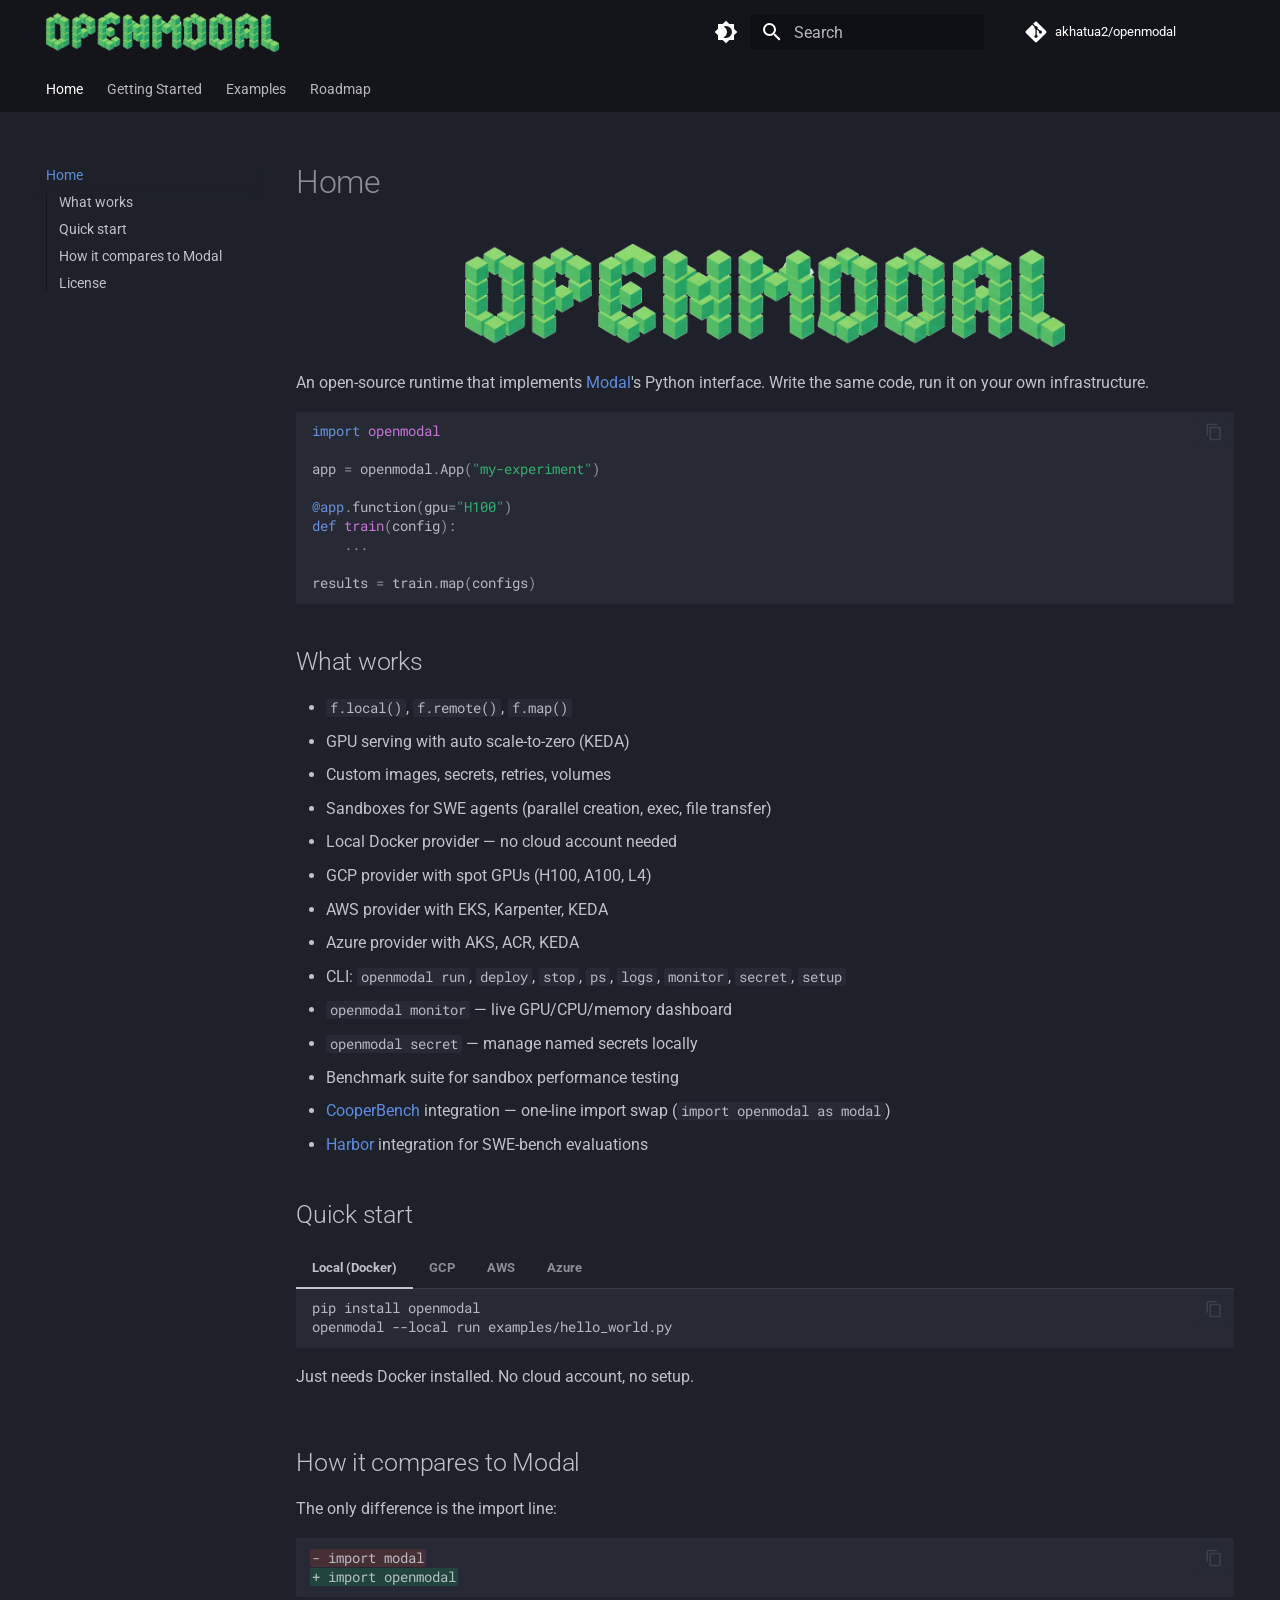
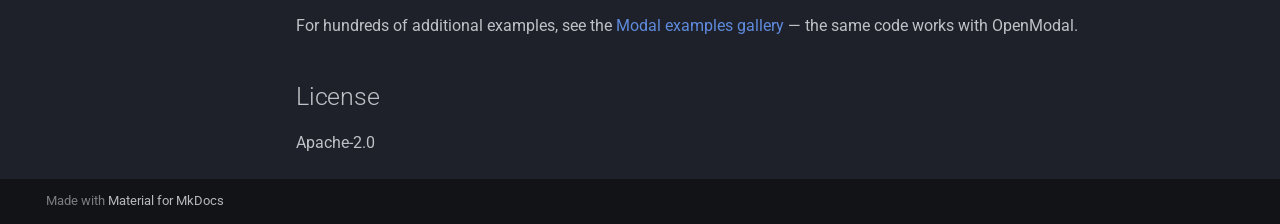
<file: index.html>
<!doctype html>
<html lang="en" class="no-js">
  <head>
    
      <meta charset="utf-8">
      <meta name="viewport" content="width=device-width,initial-scale=1">
      
      
      
        <link rel="canonical" href="https://akhatua2.github.io/openmodal/">
      
      
      
        <link rel="next" href="setup/">
      
      
        
      
      
      <link rel="icon" href="favicon.png">
      <meta name="generator" content="mkdocs-1.6.1, mkdocs-material-9.7.6">
    
    
      
        <title>OpenModal</title>
      
    
    
      <link rel="stylesheet" href="assets/stylesheets/main.484c7ddc.min.css">
      
        
        <link rel="stylesheet" href="assets/stylesheets/palette.ab4e12ef.min.css">
      
      


    
    
      
    
    
      
        
        
        <link rel="preconnect" href="https://fonts.gstatic.com" crossorigin>
        <link rel="stylesheet" href="https://fonts.googleapis.com/css?family=Roboto:300,300i,400,400i,700,700i%7CRoboto+Mono:400,400i,700,700i&display=fallback">
        <style>:root{--md-text-font:"Roboto";--md-code-font:"Roboto Mono"}</style>
      
    
    
      <link rel="stylesheet" href="stylesheets/extra.css">
    
      <link rel="stylesheet" href="stylesheets/mermaid.css">
    
    <script>__md_scope=new URL(".",location),__md_hash=e=>[...e].reduce(((e,_)=>(e<<5)-e+_.charCodeAt(0)),0),__md_get=(e,_=localStorage,t=__md_scope)=>JSON.parse(_.getItem(t.pathname+"."+e)),__md_set=(e,_,t=localStorage,a=__md_scope)=>{try{t.setItem(a.pathname+"."+e,JSON.stringify(_))}catch(e){}}</script>
    
      

    
    
  </head>
  
  
    
    
      
    
    
    
    
    <body dir="ltr" data-md-color-scheme="slate" data-md-color-primary="black" data-md-color-accent="indigo">
  
    
    <input class="md-toggle" data-md-toggle="drawer" type="checkbox" id="__drawer" autocomplete="off">
    <input class="md-toggle" data-md-toggle="search" type="checkbox" id="__search" autocomplete="off">
    <label class="md-overlay" for="__drawer"></label>
    <div data-md-component="skip">
      
        
        <a href="#what-works" class="md-skip">
          Skip to content
        </a>
      
    </div>
    <div data-md-component="announce">
      
    </div>
    
    
      

<header class="md-header" data-md-component="header">
  <nav class="md-header__inner md-grid" aria-label="Header">
    <a href="." title="OpenModal" class="md-header__button md-logo" aria-label="OpenModal" data-md-component="logo">
      
  <img src="openmodal.png" alt="logo">

    </a>
    <label class="md-header__button md-icon" for="__drawer">
      
      <svg xmlns="http://www.w3.org/2000/svg" viewBox="0 0 24 24"><path d="M3 6h18v2H3zm0 5h18v2H3zm0 5h18v2H3z"/></svg>
    </label>
    <div class="md-header__title" data-md-component="header-title">
      <div class="md-header__ellipsis">
        <div class="md-header__topic">
          <span class="md-ellipsis">
            OpenModal
          </span>
        </div>
        <div class="md-header__topic" data-md-component="header-topic">
          <span class="md-ellipsis">
            
              Home
            
          </span>
        </div>
      </div>
    </div>
    
      
        <form class="md-header__option" data-md-component="palette">
  
    
    
    
    <input class="md-option" data-md-color-media="" data-md-color-scheme="slate" data-md-color-primary="black" data-md-color-accent="indigo"  aria-label="Light mode"  type="radio" name="__palette" id="__palette_0">
    
      <label class="md-header__button md-icon" title="Light mode" for="__palette_1" hidden>
        <svg xmlns="http://www.w3.org/2000/svg" viewBox="0 0 24 24"><path d="M12 18c-.89 0-1.74-.2-2.5-.55C11.56 16.5 13 14.42 13 12s-1.44-4.5-3.5-5.45C10.26 6.2 11.11 6 12 6a6 6 0 0 1 6 6 6 6 0 0 1-6 6m8-9.31V4h-4.69L12 .69 8.69 4H4v4.69L.69 12 4 15.31V20h4.69L12 23.31 15.31 20H20v-4.69L23.31 12z"/></svg>
      </label>
    
  
    
    
    
    <input class="md-option" data-md-color-media="" data-md-color-scheme="default" data-md-color-primary="black" data-md-color-accent="indigo"  aria-label="Dark mode"  type="radio" name="__palette" id="__palette_1">
    
      <label class="md-header__button md-icon" title="Dark mode" for="__palette_0" hidden>
        <svg xmlns="http://www.w3.org/2000/svg" viewBox="0 0 24 24"><path d="M12 8a4 4 0 0 0-4 4 4 4 0 0 0 4 4 4 4 0 0 0 4-4 4 4 0 0 0-4-4m0 10a6 6 0 0 1-6-6 6 6 0 0 1 6-6 6 6 0 0 1 6 6 6 6 0 0 1-6 6m8-9.31V4h-4.69L12 .69 8.69 4H4v4.69L.69 12 4 15.31V20h4.69L12 23.31 15.31 20H20v-4.69L23.31 12z"/></svg>
      </label>
    
  
</form>
      
    
    
      <script>var palette=__md_get("__palette");if(palette&&palette.color){if("(prefers-color-scheme)"===palette.color.media){var media=matchMedia("(prefers-color-scheme: light)"),input=document.querySelector(media.matches?"[data-md-color-media='(prefers-color-scheme: light)']":"[data-md-color-media='(prefers-color-scheme: dark)']");palette.color.media=input.getAttribute("data-md-color-media"),palette.color.scheme=input.getAttribute("data-md-color-scheme"),palette.color.primary=input.getAttribute("data-md-color-primary"),palette.color.accent=input.getAttribute("data-md-color-accent")}for(var[key,value]of Object.entries(palette.color))document.body.setAttribute("data-md-color-"+key,value)}</script>
    
    
    
      
      
        <label class="md-header__button md-icon" for="__search">
          
          <svg xmlns="http://www.w3.org/2000/svg" viewBox="0 0 24 24"><path d="M9.5 3A6.5 6.5 0 0 1 16 9.5c0 1.61-.59 3.09-1.56 4.23l.27.27h.79l5 5-1.5 1.5-5-5v-.79l-.27-.27A6.52 6.52 0 0 1 9.5 16 6.5 6.5 0 0 1 3 9.5 6.5 6.5 0 0 1 9.5 3m0 2C7 5 5 7 5 9.5S7 14 9.5 14 14 12 14 9.5 12 5 9.5 5"/></svg>
        </label>
        <div class="md-search" data-md-component="search" role="dialog">
  <label class="md-search__overlay" for="__search"></label>
  <div class="md-search__inner" role="search">
    <form class="md-search__form" name="search">
      <input type="text" class="md-search__input" name="query" aria-label="Search" placeholder="Search" autocapitalize="off" autocorrect="off" autocomplete="off" spellcheck="false" data-md-component="search-query" required>
      <label class="md-search__icon md-icon" for="__search">
        
        <svg xmlns="http://www.w3.org/2000/svg" viewBox="0 0 24 24"><path d="M9.5 3A6.5 6.5 0 0 1 16 9.5c0 1.61-.59 3.09-1.56 4.23l.27.27h.79l5 5-1.5 1.5-5-5v-.79l-.27-.27A6.52 6.52 0 0 1 9.5 16 6.5 6.5 0 0 1 3 9.5 6.5 6.5 0 0 1 9.5 3m0 2C7 5 5 7 5 9.5S7 14 9.5 14 14 12 14 9.5 12 5 9.5 5"/></svg>
        
        <svg xmlns="http://www.w3.org/2000/svg" viewBox="0 0 24 24"><path d="M20 11v2H8l5.5 5.5-1.42 1.42L4.16 12l7.92-7.92L13.5 5.5 8 11z"/></svg>
      </label>
      <nav class="md-search__options" aria-label="Search">
        
        <button type="reset" class="md-search__icon md-icon" title="Clear" aria-label="Clear" tabindex="-1">
          
          <svg xmlns="http://www.w3.org/2000/svg" viewBox="0 0 24 24"><path d="M19 6.41 17.59 5 12 10.59 6.41 5 5 6.41 10.59 12 5 17.59 6.41 19 12 13.41 17.59 19 19 17.59 13.41 12z"/></svg>
        </button>
      </nav>
      
    </form>
    <div class="md-search__output">
      <div class="md-search__scrollwrap" tabindex="0" data-md-scrollfix>
        <div class="md-search-result" data-md-component="search-result">
          <div class="md-search-result__meta">
            Initializing search
          </div>
          <ol class="md-search-result__list" role="presentation"></ol>
        </div>
      </div>
    </div>
  </div>
</div>
      
    
    
      <div class="md-header__source">
        <a href="https://github.com/akhatua2/openmodal" title="Go to repository" class="md-source" data-md-component="source">
  <div class="md-source__icon md-icon">
    
    <svg xmlns="http://www.w3.org/2000/svg" viewBox="0 0 448 512"><!--! Font Awesome Free 7.1.0 by @fontawesome - https://fontawesome.com License - https://fontawesome.com/license/free (Icons: CC BY 4.0, Fonts: SIL OFL 1.1, Code: MIT License) Copyright 2025 Fonticons, Inc.--><path d="M439.6 236.1 244 40.5c-5.4-5.5-12.8-8.5-20.4-8.5s-15 3-20.4 8.4L162.5 81l51.5 51.5c27.1-9.1 52.7 16.8 43.4 43.7l49.7 49.7c34.2-11.8 61.2 31 35.5 56.7-26.5 26.5-70.2-2.9-56-37.3L240.3 199v121.9c25.3 12.5 22.3 41.8 9.1 55-6.4 6.4-15.2 10.1-24.3 10.1s-17.8-3.6-24.3-10.1c-17.6-17.6-11.1-46.9 11.2-56v-123c-20.8-8.5-24.6-30.7-18.6-45L142.6 101 8.5 235.1C3 240.6 0 247.9 0 255.5s3 15 8.5 20.4l195.6 195.7c5.4 5.4 12.7 8.4 20.4 8.4s15-3 20.4-8.4l194.7-194.7c5.4-5.4 8.4-12.8 8.4-20.4s-3-15-8.4-20.4"/></svg>
  </div>
  <div class="md-source__repository">
    akhatua2/openmodal
  </div>
</a>
      </div>
    
  </nav>
  
</header>
    
    <div class="md-container" data-md-component="container">
      
      
        
          
            
<nav class="md-tabs" aria-label="Tabs" data-md-component="tabs">
  <div class="md-grid">
    <ul class="md-tabs__list">
      
        
  
  
  
    
  
  
    <li class="md-tabs__item md-tabs__item--active">
      <a href="." class="md-tabs__link">
        
  
  
    
  
  Home

      </a>
    </li>
  

      
        
  
  
  
  
    
    
      <li class="md-tabs__item">
        <a href="setup/" class="md-tabs__link">
          
  
  
  Getting Started

        </a>
      </li>
    
  

      
        
  
  
  
  
    
    
      <li class="md-tabs__item">
        <a href="examples/" class="md-tabs__link">
          
  
  
  Examples

        </a>
      </li>
    
  

      
        
  
  
  
  
    <li class="md-tabs__item">
      <a href="roadmap/" class="md-tabs__link">
        
  
  
    
  
  Roadmap

      </a>
    </li>
  

      
    </ul>
  </div>
</nav>
          
        
      
      <main class="md-main" data-md-component="main">
        <div class="md-main__inner md-grid">
          
            
              
              <div class="md-sidebar md-sidebar--primary" data-md-component="sidebar" data-md-type="navigation" >
                <div class="md-sidebar__scrollwrap">
                  <div class="md-sidebar__inner">
                    


  


  

<nav class="md-nav md-nav--primary md-nav--lifted md-nav--integrated" aria-label="Navigation" data-md-level="0">
  <label class="md-nav__title" for="__drawer">
    <a href="." title="OpenModal" class="md-nav__button md-logo" aria-label="OpenModal" data-md-component="logo">
      
  <img src="openmodal.png" alt="logo">

    </a>
    OpenModal
  </label>
  
    <div class="md-nav__source">
      <a href="https://github.com/akhatua2/openmodal" title="Go to repository" class="md-source" data-md-component="source">
  <div class="md-source__icon md-icon">
    
    <svg xmlns="http://www.w3.org/2000/svg" viewBox="0 0 448 512"><!--! Font Awesome Free 7.1.0 by @fontawesome - https://fontawesome.com License - https://fontawesome.com/license/free (Icons: CC BY 4.0, Fonts: SIL OFL 1.1, Code: MIT License) Copyright 2025 Fonticons, Inc.--><path d="M439.6 236.1 244 40.5c-5.4-5.5-12.8-8.5-20.4-8.5s-15 3-20.4 8.4L162.5 81l51.5 51.5c27.1-9.1 52.7 16.8 43.4 43.7l49.7 49.7c34.2-11.8 61.2 31 35.5 56.7-26.5 26.5-70.2-2.9-56-37.3L240.3 199v121.9c25.3 12.5 22.3 41.8 9.1 55-6.4 6.4-15.2 10.1-24.3 10.1s-17.8-3.6-24.3-10.1c-17.6-17.6-11.1-46.9 11.2-56v-123c-20.8-8.5-24.6-30.7-18.6-45L142.6 101 8.5 235.1C3 240.6 0 247.9 0 255.5s3 15 8.5 20.4l195.6 195.7c5.4 5.4 12.7 8.4 20.4 8.4s15-3 20.4-8.4l194.7-194.7c5.4-5.4 8.4-12.8 8.4-20.4s-3-15-8.4-20.4"/></svg>
  </div>
  <div class="md-source__repository">
    akhatua2/openmodal
  </div>
</a>
    </div>
  
  <ul class="md-nav__list" data-md-scrollfix>
    
      
      
  
  
    
  
  
  
    <li class="md-nav__item md-nav__item--active">
      
      <input class="md-nav__toggle md-toggle" type="checkbox" id="__toc">
      
      
      
        <label class="md-nav__link md-nav__link--active" for="__toc">
          
  
  
  <span class="md-ellipsis">
    
  
    Home
  

    
  </span>
  
  

          <span class="md-nav__icon md-icon"></span>
        </label>
      
      <a href="." class="md-nav__link md-nav__link--active">
        
  
  
  <span class="md-ellipsis">
    
  
    Home
  

    
  </span>
  
  

      </a>
      
        

<nav class="md-nav md-nav--secondary" aria-label="Table of contents">
  
  
  
  
    <label class="md-nav__title" for="__toc">
      <span class="md-nav__icon md-icon"></span>
      Table of contents
    </label>
    <ul class="md-nav__list" data-md-component="toc" data-md-scrollfix>
      
        <li class="md-nav__item">
  <a href="#what-works" class="md-nav__link">
    <span class="md-ellipsis">
      
        What works
      
    </span>
  </a>
  
</li>
      
        <li class="md-nav__item">
  <a href="#quick-start" class="md-nav__link">
    <span class="md-ellipsis">
      
        Quick start
      
    </span>
  </a>
  
</li>
      
        <li class="md-nav__item">
  <a href="#how-it-compares-to-modal" class="md-nav__link">
    <span class="md-ellipsis">
      
        How it compares to Modal
      
    </span>
  </a>
  
</li>
      
        <li class="md-nav__item">
  <a href="#license" class="md-nav__link">
    <span class="md-ellipsis">
      
        License
      
    </span>
  </a>
  
</li>
      
    </ul>
  
</nav>
      
    </li>
  

    
      
      
  
  
  
  
    
    
    
    
      
      
        
      
    
    
    <li class="md-nav__item md-nav__item--nested">
      
        
        
        <input class="md-nav__toggle md-toggle " type="checkbox" id="__nav_2" >
        
          
          <label class="md-nav__link" for="__nav_2" id="__nav_2_label" tabindex="0">
            
  
  
  <span class="md-ellipsis">
    
  
    Getting Started
  

    
  </span>
  
  

            <span class="md-nav__icon md-icon"></span>
          </label>
        
        <nav class="md-nav" data-md-level="1" aria-labelledby="__nav_2_label" aria-expanded="false">
          <label class="md-nav__title" for="__nav_2">
            <span class="md-nav__icon md-icon"></span>
            
  
    Getting Started
  

          </label>
          <ul class="md-nav__list" data-md-scrollfix>
            
              
                
  
  
  
  
    <li class="md-nav__item">
      <a href="setup/" class="md-nav__link">
        
  
  
  <span class="md-ellipsis">
    
  
    Setup
  

    
  </span>
  
  

      </a>
    </li>
  

              
            
              
                
  
  
  
  
    <li class="md-nav__item">
      <a href="providers/" class="md-nav__link">
        
  
  
  <span class="md-ellipsis">
    
  
    Providers
  

    
  </span>
  
  

      </a>
    </li>
  

              
            
              
                
  
  
  
  
    <li class="md-nav__item">
      <a href="architecture/" class="md-nav__link">
        
  
  
  <span class="md-ellipsis">
    
  
    Architecture
  

    
  </span>
  
  

      </a>
    </li>
  

              
            
          </ul>
        </nav>
      
    </li>
  

    
      
      
  
  
  
  
    
    
    
    
      
      
        
      
    
    
    <li class="md-nav__item md-nav__item--nested">
      
        
        
        <input class="md-nav__toggle md-toggle " type="checkbox" id="__nav_3" >
        
          
          <label class="md-nav__link" for="__nav_3" id="__nav_3_label" tabindex="0">
            
  
  
  <span class="md-ellipsis">
    
  
    Examples
  

    
  </span>
  
  

            <span class="md-nav__icon md-icon"></span>
          </label>
        
        <nav class="md-nav" data-md-level="1" aria-labelledby="__nav_3_label" aria-expanded="false">
          <label class="md-nav__title" for="__nav_3">
            <span class="md-nav__icon md-icon"></span>
            
  
    Examples
  

          </label>
          <ul class="md-nav__list" data-md-scrollfix>
            
              
                
  
  
  
  
    <li class="md-nav__item">
      <a href="examples/" class="md-nav__link">
        
  
  
  <span class="md-ellipsis">
    
  
    Overview
  

    
  </span>
  
  

      </a>
    </li>
  

              
            
              
                
  
  
  
  
    
    
    
    
      
      
        
      
    
    
    <li class="md-nav__item md-nav__item--nested">
      
        
        
        <input class="md-nav__toggle md-toggle " type="checkbox" id="__nav_3_2" >
        
          
          <label class="md-nav__link" for="__nav_3_2" id="__nav_3_2_label" tabindex="0">
            
  
  
  <span class="md-ellipsis">
    
  
    Getting Started
  

    
  </span>
  
  

            <span class="md-nav__icon md-icon"></span>
          </label>
        
        <nav class="md-nav" data-md-level="2" aria-labelledby="__nav_3_2_label" aria-expanded="false">
          <label class="md-nav__title" for="__nav_3_2">
            <span class="md-nav__icon md-icon"></span>
            
  
    Getting Started
  

          </label>
          <ul class="md-nav__list" data-md-scrollfix>
            
              
                
  
  
  
  
    <li class="md-nav__item">
      <a href="examples/hello_world/" class="md-nav__link">
        
  
  
  <span class="md-ellipsis">
    
  
    Hello World
  

    
  </span>
  
  

      </a>
    </li>
  

              
            
              
                
  
  
  
  
    <li class="md-nav__item">
      <a href="examples/web_scraper/" class="md-nav__link">
        
  
  
  <span class="md-ellipsis">
    
  
    Web Scraper
  

    
  </span>
  
  

      </a>
    </li>
  

              
            
          </ul>
        </nav>
      
    </li>
  

              
            
              
                
  
  
  
  
    
    
    
    
      
      
        
      
    
    
    <li class="md-nav__item md-nav__item--nested">
      
        
        
        <input class="md-nav__toggle md-toggle " type="checkbox" id="__nav_3_3" >
        
          
          <label class="md-nav__link" for="__nav_3_3" id="__nav_3_3_label" tabindex="0">
            
  
  
  <span class="md-ellipsis">
    
  
    GPU
  

    
  </span>
  
  

            <span class="md-nav__icon md-icon"></span>
          </label>
        
        <nav class="md-nav" data-md-level="2" aria-labelledby="__nav_3_3_label" aria-expanded="false">
          <label class="md-nav__title" for="__nav_3_3">
            <span class="md-nav__icon md-icon"></span>
            
  
    GPU
  

          </label>
          <ul class="md-nav__list" data-md-scrollfix>
            
              
                
  
  
  
  
    <li class="md-nav__item">
      <a href="examples/vllm_serving/" class="md-nav__link">
        
  
  
  <span class="md-ellipsis">
    
  
    vLLM Serving
  

    
  </span>
  
  

      </a>
    </li>
  

              
            
              
                
  
  
  
  
    <li class="md-nav__item">
      <a href="examples/sft_finetune/" class="md-nav__link">
        
  
  
  <span class="md-ellipsis">
    
  
    SFT Finetuning
  

    
  </span>
  
  

      </a>
    </li>
  

              
            
          </ul>
        </nav>
      
    </li>
  

              
            
              
                
  
  
  
  
    
    
    
    
      
      
        
      
    
    
    <li class="md-nav__item md-nav__item--nested">
      
        
        
        <input class="md-nav__toggle md-toggle " type="checkbox" id="__nav_3_4" >
        
          
          <label class="md-nav__link" for="__nav_3_4" id="__nav_3_4_label" tabindex="0">
            
  
  
  <span class="md-ellipsis">
    
  
    Sandboxes
  

    
  </span>
  
  

            <span class="md-nav__icon md-icon"></span>
          </label>
        
        <nav class="md-nav" data-md-level="2" aria-labelledby="__nav_3_4_label" aria-expanded="false">
          <label class="md-nav__title" for="__nav_3_4">
            <span class="md-nav__icon md-icon"></span>
            
  
    Sandboxes
  

          </label>
          <ul class="md-nav__list" data-md-scrollfix>
            
              
                
  
  
  
  
    <li class="md-nav__item">
      <a href="examples/sandbox/" class="md-nav__link">
        
  
  
  <span class="md-ellipsis">
    
  
    Sandboxes
  

    
  </span>
  
  

      </a>
    </li>
  

              
            
          </ul>
        </nav>
      
    </li>
  

              
            
              
                
  
  
  
  
    
    
    
    
      
      
        
      
    
    
    <li class="md-nav__item md-nav__item--nested">
      
        
        
        <input class="md-nav__toggle md-toggle " type="checkbox" id="__nav_3_5" >
        
          
          <label class="md-nav__link" for="__nav_3_5" id="__nav_3_5_label" tabindex="0">
            
  
  
  <span class="md-ellipsis">
    
  
    Benchmarks
  

    
  </span>
  
  

            <span class="md-nav__icon md-icon"></span>
          </label>
        
        <nav class="md-nav" data-md-level="2" aria-labelledby="__nav_3_5_label" aria-expanded="false">
          <label class="md-nav__title" for="__nav_3_5">
            <span class="md-nav__icon md-icon"></span>
            
  
    Benchmarks
  

          </label>
          <ul class="md-nav__list" data-md-scrollfix>
            
              
                
  
  
  
  
    <li class="md-nav__item">
      <a href="examples/cooperbench/" class="md-nav__link">
        
  
  
  <span class="md-ellipsis">
    
  
    CooperBench
  

    
  </span>
  
  

      </a>
    </li>
  

              
            
              
                
  
  
  
  
    <li class="md-nav__item">
      <a href="examples/harbor/" class="md-nav__link">
        
  
  
  <span class="md-ellipsis">
    
  
    SWE-bench with Harbor
  

    
  </span>
  
  

      </a>
    </li>
  

              
            
          </ul>
        </nav>
      
    </li>
  

              
            
          </ul>
        </nav>
      
    </li>
  

    
      
      
  
  
  
  
    <li class="md-nav__item">
      <a href="roadmap/" class="md-nav__link">
        
  
  
  <span class="md-ellipsis">
    
  
    Roadmap
  

    
  </span>
  
  

      </a>
    </li>
  

    
  </ul>
</nav>
                  </div>
                </div>
              </div>
            
            
          
          
            <div class="md-content" data-md-component="content">
              
                



  


              
              <article class="md-content__inner md-typeset">
                
                  


  
  


  <h1>Home</h1>

<p align="center">
  <img src="openmodal.png" alt="OpenModal" width="600">
</p>

<p>An open-source runtime that implements <a href="https://modal.com">Modal</a>'s Python interface. Write the same code, run it on your own infrastructure.</p>
<div class="highlight"><pre><span></span><code><a id="__codelineno-0-1" name="__codelineno-0-1" href="#__codelineno-0-1"></a><span class="kn">import</span><span class="w"> </span><span class="nn">openmodal</span>
<a id="__codelineno-0-2" name="__codelineno-0-2" href="#__codelineno-0-2"></a>
<a id="__codelineno-0-3" name="__codelineno-0-3" href="#__codelineno-0-3"></a><span class="n">app</span> <span class="o">=</span> <span class="n">openmodal</span><span class="o">.</span><span class="n">App</span><span class="p">(</span><span class="s2">&quot;my-experiment&quot;</span><span class="p">)</span>
<a id="__codelineno-0-4" name="__codelineno-0-4" href="#__codelineno-0-4"></a>
<a id="__codelineno-0-5" name="__codelineno-0-5" href="#__codelineno-0-5"></a><span class="nd">@app</span><span class="o">.</span><span class="n">function</span><span class="p">(</span><span class="n">gpu</span><span class="o">=</span><span class="s2">&quot;H100&quot;</span><span class="p">)</span>
<a id="__codelineno-0-6" name="__codelineno-0-6" href="#__codelineno-0-6"></a><span class="k">def</span><span class="w"> </span><span class="nf">train</span><span class="p">(</span><span class="n">config</span><span class="p">):</span>
<a id="__codelineno-0-7" name="__codelineno-0-7" href="#__codelineno-0-7"></a>    <span class="o">...</span>
<a id="__codelineno-0-8" name="__codelineno-0-8" href="#__codelineno-0-8"></a>
<a id="__codelineno-0-9" name="__codelineno-0-9" href="#__codelineno-0-9"></a><span class="n">results</span> <span class="o">=</span> <span class="n">train</span><span class="o">.</span><span class="n">map</span><span class="p">(</span><span class="n">configs</span><span class="p">)</span>
</code></pre></div>
<h2 id="what-works">What works<a class="headerlink" href="#what-works" title="Permanent link">&para;</a></h2>
<ul>
<li><code>f.local()</code>, <code>f.remote()</code>, <code>f.map()</code></li>
<li>GPU serving with auto scale-to-zero (KEDA)</li>
<li>Custom images, secrets, retries, volumes</li>
<li>Sandboxes for SWE agents (parallel creation, exec, file transfer)</li>
<li>Local Docker provider — no cloud account needed</li>
<li>GCP provider with spot GPUs (H100, A100, L4)</li>
<li>AWS provider with EKS, Karpenter, KEDA</li>
<li>Azure provider with AKS, ACR, KEDA</li>
<li>CLI: <code>openmodal run</code>, <code>deploy</code>, <code>stop</code>, <code>ps</code>, <code>logs</code>, <code>monitor</code>, <code>secret</code>, <code>setup</code></li>
<li><code>openmodal monitor</code> — live GPU/CPU/memory dashboard</li>
<li><code>openmodal secret</code> — manage named secrets locally</li>
<li>Benchmark suite for sandbox performance testing</li>
<li><a href="examples/cooperbench/">CooperBench</a> integration — one-line import swap (<code>import openmodal as modal</code>)</li>
<li><a href="examples/harbor/">Harbor</a> integration for SWE-bench evaluations</li>
</ul>
<h2 id="quick-start">Quick start<a class="headerlink" href="#quick-start" title="Permanent link">&para;</a></h2>
<div class="tabbed-set tabbed-alternate" data-tabs="1:4"><input checked="checked" id="__tabbed_1_1" name="__tabbed_1" type="radio" /><input id="__tabbed_1_2" name="__tabbed_1" type="radio" /><input id="__tabbed_1_3" name="__tabbed_1" type="radio" /><input id="__tabbed_1_4" name="__tabbed_1" type="radio" /><div class="tabbed-labels"><label for="__tabbed_1_1">Local (Docker)</label><label for="__tabbed_1_2">GCP</label><label for="__tabbed_1_3">AWS</label><label for="__tabbed_1_4">Azure</label></div>
<div class="tabbed-content">
<div class="tabbed-block">
<div class="highlight"><pre><span></span><code><a id="__codelineno-1-1" name="__codelineno-1-1" href="#__codelineno-1-1"></a>pip<span class="w"> </span>install<span class="w"> </span>openmodal
<a id="__codelineno-1-2" name="__codelineno-1-2" href="#__codelineno-1-2"></a>openmodal<span class="w"> </span>--local<span class="w"> </span>run<span class="w"> </span>examples/hello_world.py
</code></pre></div>
<p>Just needs Docker installed. No cloud account, no setup.</p>
</div>
<div class="tabbed-block">
<div class="highlight"><pre><span></span><code><a id="__codelineno-2-1" name="__codelineno-2-1" href="#__codelineno-2-1"></a>pip<span class="w"> </span>install<span class="w"> </span>openmodal
<a id="__codelineno-2-2" name="__codelineno-2-2" href="#__codelineno-2-2"></a>openmodal<span class="w"> </span>setup<span class="w"> </span>gcp
<a id="__codelineno-2-3" name="__codelineno-2-3" href="#__codelineno-2-3"></a>openmodal<span class="w"> </span>run<span class="w"> </span>examples/hello_world.py
</code></pre></div>
<p>The setup wizard handles authentication, API enablement, and tool installation.</p>
</div>
<div class="tabbed-block">
<div class="highlight"><pre><span></span><code><a id="__codelineno-3-1" name="__codelineno-3-1" href="#__codelineno-3-1"></a>pip<span class="w"> </span>install<span class="w"> </span><span class="s2">&quot;openmodal[aws]&quot;</span>
<a id="__codelineno-3-2" name="__codelineno-3-2" href="#__codelineno-3-2"></a>openmodal<span class="w"> </span>setup<span class="w"> </span>aws
<a id="__codelineno-3-3" name="__codelineno-3-3" href="#__codelineno-3-3"></a>openmodal<span class="w"> </span>--aws<span class="w"> </span>run<span class="w"> </span>examples/hello_world.py
</code></pre></div>
<p>Creates an EKS cluster on first run (~15 min one-time).</p>
</div>
<div class="tabbed-block">
<div class="highlight"><pre><span></span><code><a id="__codelineno-4-1" name="__codelineno-4-1" href="#__codelineno-4-1"></a>pip<span class="w"> </span>install<span class="w"> </span>openmodal
<a id="__codelineno-4-2" name="__codelineno-4-2" href="#__codelineno-4-2"></a>openmodal<span class="w"> </span>setup<span class="w"> </span>azure
<a id="__codelineno-4-3" name="__codelineno-4-3" href="#__codelineno-4-3"></a>openmodal<span class="w"> </span>--azure<span class="w"> </span>run<span class="w"> </span>examples/hello_world.py
</code></pre></div>
<p>Creates an AKS cluster on first run (~5 min one-time).</p>
</div>
</div>
</div>
<h2 id="how-it-compares-to-modal">How it compares to Modal<a class="headerlink" href="#how-it-compares-to-modal" title="Permanent link">&para;</a></h2>
<p>The only difference is the import line:</p>
<div class="highlight"><pre><span></span><code><a id="__codelineno-5-1" name="__codelineno-5-1" href="#__codelineno-5-1"></a><span class="gd">- import modal</span>
<a id="__codelineno-5-2" name="__codelineno-5-2" href="#__codelineno-5-2"></a><span class="gi">+ import openmodal</span>
</code></pre></div>
<p>For hundreds of additional examples, see the <a href="https://modal.com/docs/examples">Modal examples gallery</a> — the same code works with OpenModal.</p>
<h2 id="license">License<a class="headerlink" href="#license" title="Permanent link">&para;</a></h2>
<p>Apache-2.0</p>












                
              </article>
            </div>
          
          
<script>var target=document.getElementById(location.hash.slice(1));target&&target.name&&(target.checked=target.name.startsWith("__tabbed_"))</script>
        </div>
        
          <button type="button" class="md-top md-icon" data-md-component="top" hidden>
  
  <svg xmlns="http://www.w3.org/2000/svg" viewBox="0 0 24 24"><path d="M13 20h-2V8l-5.5 5.5-1.42-1.42L12 4.16l7.92 7.92-1.42 1.42L13 8z"/></svg>
  Back to top
</button>
        
      </main>
      
        <footer class="md-footer">
  
  <div class="md-footer-meta md-typeset">
    <div class="md-footer-meta__inner md-grid">
      <div class="md-copyright">
  
  
    Made with
    <a href="https://squidfunk.github.io/mkdocs-material/" target="_blank" rel="noopener">
      Material for MkDocs
    </a>
  
</div>
      
    </div>
  </div>
</footer>
      
    </div>
    <div class="md-dialog" data-md-component="dialog">
      <div class="md-dialog__inner md-typeset"></div>
    </div>
    
    
    
      
      
      <script id="__config" type="application/json">{"annotate": null, "base": ".", "features": ["navigation.instant", "navigation.sections", "navigation.tabs", "navigation.top", "navigation.path", "content.code.copy", "toc.integrate"], "search": "assets/javascripts/workers/search.2c215733.min.js", "tags": null, "translations": {"clipboard.copied": "Copied to clipboard", "clipboard.copy": "Copy to clipboard", "search.result.more.one": "1 more on this page", "search.result.more.other": "# more on this page", "search.result.none": "No matching documents", "search.result.one": "1 matching document", "search.result.other": "# matching documents", "search.result.placeholder": "Type to start searching", "search.result.term.missing": "Missing", "select.version": "Select version"}, "version": null}</script>
    
    
      <script src="assets/javascripts/bundle.79ae519e.min.js"></script>
      
        <script src="javascripts/mermaid-init.js"></script>
      
    
  </body>
</html>
</file>
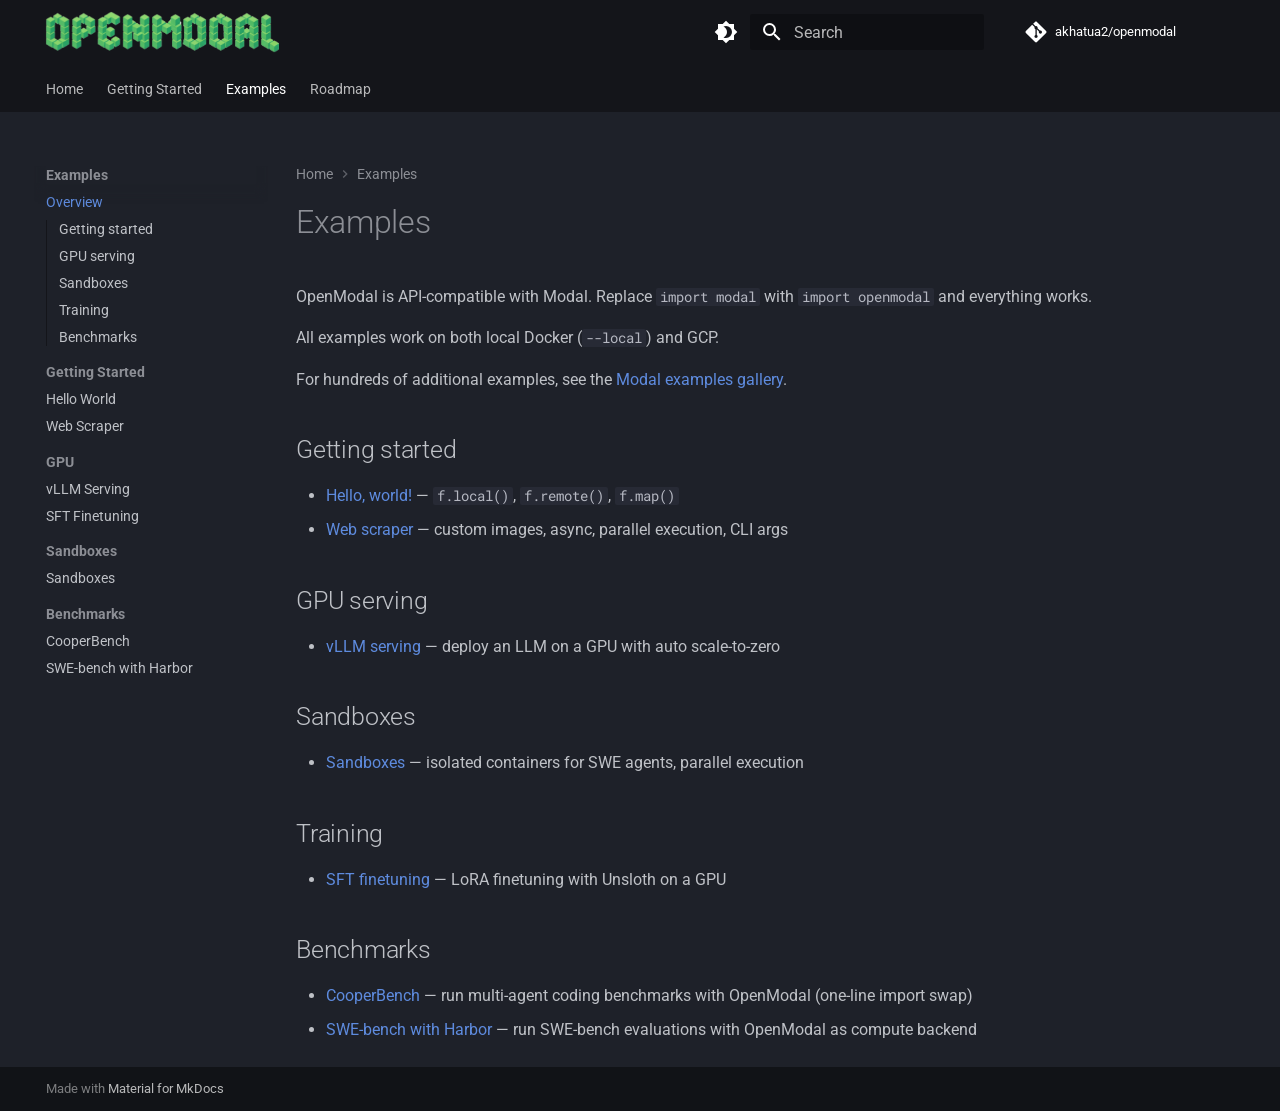
<file: examples/index.html>
<!doctype html>
<html lang="en" class="no-js">
  <head>
    
      <meta charset="utf-8">
      <meta name="viewport" content="width=device-width,initial-scale=1">
      
      
      
        <link rel="canonical" href="https://akhatua2.github.io/openmodal/examples/">
      
      
        <link rel="prev" href="../architecture/">
      
      
        <link rel="next" href="hello_world/">
      
      
        
      
      
      <link rel="icon" href="../favicon.png">
      <meta name="generator" content="mkdocs-1.6.1, mkdocs-material-9.7.6">
    
    
      
        <title>Overview - OpenModal</title>
      
    
    
      <link rel="stylesheet" href="../assets/stylesheets/main.484c7ddc.min.css">
      
        
        <link rel="stylesheet" href="../assets/stylesheets/palette.ab4e12ef.min.css">
      
      


    
    
      
    
    
      
        
        
        <link rel="preconnect" href="https://fonts.gstatic.com" crossorigin>
        <link rel="stylesheet" href="https://fonts.googleapis.com/css?family=Roboto:300,300i,400,400i,700,700i%7CRoboto+Mono:400,400i,700,700i&display=fallback">
        <style>:root{--md-text-font:"Roboto";--md-code-font:"Roboto Mono"}</style>
      
    
    
      <link rel="stylesheet" href="../stylesheets/extra.css">
    
      <link rel="stylesheet" href="../stylesheets/mermaid.css">
    
    <script>__md_scope=new URL("..",location),__md_hash=e=>[...e].reduce(((e,_)=>(e<<5)-e+_.charCodeAt(0)),0),__md_get=(e,_=localStorage,t=__md_scope)=>JSON.parse(_.getItem(t.pathname+"."+e)),__md_set=(e,_,t=localStorage,a=__md_scope)=>{try{t.setItem(a.pathname+"."+e,JSON.stringify(_))}catch(e){}}</script>
    
      

    
    
  </head>
  
  
    
    
      
    
    
    
    
    <body dir="ltr" data-md-color-scheme="slate" data-md-color-primary="black" data-md-color-accent="indigo">
  
    
    <input class="md-toggle" data-md-toggle="drawer" type="checkbox" id="__drawer" autocomplete="off">
    <input class="md-toggle" data-md-toggle="search" type="checkbox" id="__search" autocomplete="off">
    <label class="md-overlay" for="__drawer"></label>
    <div data-md-component="skip">
      
        
        <a href="#examples" class="md-skip">
          Skip to content
        </a>
      
    </div>
    <div data-md-component="announce">
      
    </div>
    
    
      

<header class="md-header" data-md-component="header">
  <nav class="md-header__inner md-grid" aria-label="Header">
    <a href=".." title="OpenModal" class="md-header__button md-logo" aria-label="OpenModal" data-md-component="logo">
      
  <img src="../openmodal.png" alt="logo">

    </a>
    <label class="md-header__button md-icon" for="__drawer">
      
      <svg xmlns="http://www.w3.org/2000/svg" viewBox="0 0 24 24"><path d="M3 6h18v2H3zm0 5h18v2H3zm0 5h18v2H3z"/></svg>
    </label>
    <div class="md-header__title" data-md-component="header-title">
      <div class="md-header__ellipsis">
        <div class="md-header__topic">
          <span class="md-ellipsis">
            OpenModal
          </span>
        </div>
        <div class="md-header__topic" data-md-component="header-topic">
          <span class="md-ellipsis">
            
              Overview
            
          </span>
        </div>
      </div>
    </div>
    
      
        <form class="md-header__option" data-md-component="palette">
  
    
    
    
    <input class="md-option" data-md-color-media="" data-md-color-scheme="slate" data-md-color-primary="black" data-md-color-accent="indigo"  aria-label="Light mode"  type="radio" name="__palette" id="__palette_0">
    
      <label class="md-header__button md-icon" title="Light mode" for="__palette_1" hidden>
        <svg xmlns="http://www.w3.org/2000/svg" viewBox="0 0 24 24"><path d="M12 18c-.89 0-1.74-.2-2.5-.55C11.56 16.5 13 14.42 13 12s-1.44-4.5-3.5-5.45C10.26 6.2 11.11 6 12 6a6 6 0 0 1 6 6 6 6 0 0 1-6 6m8-9.31V4h-4.69L12 .69 8.69 4H4v4.69L.69 12 4 15.31V20h4.69L12 23.31 15.31 20H20v-4.69L23.31 12z"/></svg>
      </label>
    
  
    
    
    
    <input class="md-option" data-md-color-media="" data-md-color-scheme="default" data-md-color-primary="black" data-md-color-accent="indigo"  aria-label="Dark mode"  type="radio" name="__palette" id="__palette_1">
    
      <label class="md-header__button md-icon" title="Dark mode" for="__palette_0" hidden>
        <svg xmlns="http://www.w3.org/2000/svg" viewBox="0 0 24 24"><path d="M12 8a4 4 0 0 0-4 4 4 4 0 0 0 4 4 4 4 0 0 0 4-4 4 4 0 0 0-4-4m0 10a6 6 0 0 1-6-6 6 6 0 0 1 6-6 6 6 0 0 1 6 6 6 6 0 0 1-6 6m8-9.31V4h-4.69L12 .69 8.69 4H4v4.69L.69 12 4 15.31V20h4.69L12 23.31 15.31 20H20v-4.69L23.31 12z"/></svg>
      </label>
    
  
</form>
      
    
    
      <script>var palette=__md_get("__palette");if(palette&&palette.color){if("(prefers-color-scheme)"===palette.color.media){var media=matchMedia("(prefers-color-scheme: light)"),input=document.querySelector(media.matches?"[data-md-color-media='(prefers-color-scheme: light)']":"[data-md-color-media='(prefers-color-scheme: dark)']");palette.color.media=input.getAttribute("data-md-color-media"),palette.color.scheme=input.getAttribute("data-md-color-scheme"),palette.color.primary=input.getAttribute("data-md-color-primary"),palette.color.accent=input.getAttribute("data-md-color-accent")}for(var[key,value]of Object.entries(palette.color))document.body.setAttribute("data-md-color-"+key,value)}</script>
    
    
    
      
      
        <label class="md-header__button md-icon" for="__search">
          
          <svg xmlns="http://www.w3.org/2000/svg" viewBox="0 0 24 24"><path d="M9.5 3A6.5 6.5 0 0 1 16 9.5c0 1.61-.59 3.09-1.56 4.23l.27.27h.79l5 5-1.5 1.5-5-5v-.79l-.27-.27A6.52 6.52 0 0 1 9.5 16 6.5 6.5 0 0 1 3 9.5 6.5 6.5 0 0 1 9.5 3m0 2C7 5 5 7 5 9.5S7 14 9.5 14 14 12 14 9.5 12 5 9.5 5"/></svg>
        </label>
        <div class="md-search" data-md-component="search" role="dialog">
  <label class="md-search__overlay" for="__search"></label>
  <div class="md-search__inner" role="search">
    <form class="md-search__form" name="search">
      <input type="text" class="md-search__input" name="query" aria-label="Search" placeholder="Search" autocapitalize="off" autocorrect="off" autocomplete="off" spellcheck="false" data-md-component="search-query" required>
      <label class="md-search__icon md-icon" for="__search">
        
        <svg xmlns="http://www.w3.org/2000/svg" viewBox="0 0 24 24"><path d="M9.5 3A6.5 6.5 0 0 1 16 9.5c0 1.61-.59 3.09-1.56 4.23l.27.27h.79l5 5-1.5 1.5-5-5v-.79l-.27-.27A6.52 6.52 0 0 1 9.5 16 6.5 6.5 0 0 1 3 9.5 6.5 6.5 0 0 1 9.5 3m0 2C7 5 5 7 5 9.5S7 14 9.5 14 14 12 14 9.5 12 5 9.5 5"/></svg>
        
        <svg xmlns="http://www.w3.org/2000/svg" viewBox="0 0 24 24"><path d="M20 11v2H8l5.5 5.5-1.42 1.42L4.16 12l7.92-7.92L13.5 5.5 8 11z"/></svg>
      </label>
      <nav class="md-search__options" aria-label="Search">
        
        <button type="reset" class="md-search__icon md-icon" title="Clear" aria-label="Clear" tabindex="-1">
          
          <svg xmlns="http://www.w3.org/2000/svg" viewBox="0 0 24 24"><path d="M19 6.41 17.59 5 12 10.59 6.41 5 5 6.41 10.59 12 5 17.59 6.41 19 12 13.41 17.59 19 19 17.59 13.41 12z"/></svg>
        </button>
      </nav>
      
    </form>
    <div class="md-search__output">
      <div class="md-search__scrollwrap" tabindex="0" data-md-scrollfix>
        <div class="md-search-result" data-md-component="search-result">
          <div class="md-search-result__meta">
            Initializing search
          </div>
          <ol class="md-search-result__list" role="presentation"></ol>
        </div>
      </div>
    </div>
  </div>
</div>
      
    
    
      <div class="md-header__source">
        <a href="https://github.com/akhatua2/openmodal" title="Go to repository" class="md-source" data-md-component="source">
  <div class="md-source__icon md-icon">
    
    <svg xmlns="http://www.w3.org/2000/svg" viewBox="0 0 448 512"><!--! Font Awesome Free 7.1.0 by @fontawesome - https://fontawesome.com License - https://fontawesome.com/license/free (Icons: CC BY 4.0, Fonts: SIL OFL 1.1, Code: MIT License) Copyright 2025 Fonticons, Inc.--><path d="M439.6 236.1 244 40.5c-5.4-5.5-12.8-8.5-20.4-8.5s-15 3-20.4 8.4L162.5 81l51.5 51.5c27.1-9.1 52.7 16.8 43.4 43.7l49.7 49.7c34.2-11.8 61.2 31 35.5 56.7-26.5 26.5-70.2-2.9-56-37.3L240.3 199v121.9c25.3 12.5 22.3 41.8 9.1 55-6.4 6.4-15.2 10.1-24.3 10.1s-17.8-3.6-24.3-10.1c-17.6-17.6-11.1-46.9 11.2-56v-123c-20.8-8.5-24.6-30.7-18.6-45L142.6 101 8.5 235.1C3 240.6 0 247.9 0 255.5s3 15 8.5 20.4l195.6 195.7c5.4 5.4 12.7 8.4 20.4 8.4s15-3 20.4-8.4l194.7-194.7c5.4-5.4 8.4-12.8 8.4-20.4s-3-15-8.4-20.4"/></svg>
  </div>
  <div class="md-source__repository">
    akhatua2/openmodal
  </div>
</a>
      </div>
    
  </nav>
  
</header>
    
    <div class="md-container" data-md-component="container">
      
      
        
          
            
<nav class="md-tabs" aria-label="Tabs" data-md-component="tabs">
  <div class="md-grid">
    <ul class="md-tabs__list">
      
        
  
  
  
  
    <li class="md-tabs__item">
      <a href=".." class="md-tabs__link">
        
  
  
    
  
  Home

      </a>
    </li>
  

      
        
  
  
  
  
    
    
      <li class="md-tabs__item">
        <a href="../setup/" class="md-tabs__link">
          
  
  
  Getting Started

        </a>
      </li>
    
  

      
        
  
  
  
    
  
  
    
    
      <li class="md-tabs__item md-tabs__item--active">
        <a href="./" class="md-tabs__link">
          
  
  
  Examples

        </a>
      </li>
    
  

      
        
  
  
  
  
    <li class="md-tabs__item">
      <a href="../roadmap/" class="md-tabs__link">
        
  
  
    
  
  Roadmap

      </a>
    </li>
  

      
    </ul>
  </div>
</nav>
          
        
      
      <main class="md-main" data-md-component="main">
        <div class="md-main__inner md-grid">
          
            
              
              <div class="md-sidebar md-sidebar--primary" data-md-component="sidebar" data-md-type="navigation" >
                <div class="md-sidebar__scrollwrap">
                  <div class="md-sidebar__inner">
                    


  


  

<nav class="md-nav md-nav--primary md-nav--lifted md-nav--integrated" aria-label="Navigation" data-md-level="0">
  <label class="md-nav__title" for="__drawer">
    <a href=".." title="OpenModal" class="md-nav__button md-logo" aria-label="OpenModal" data-md-component="logo">
      
  <img src="../openmodal.png" alt="logo">

    </a>
    OpenModal
  </label>
  
    <div class="md-nav__source">
      <a href="https://github.com/akhatua2/openmodal" title="Go to repository" class="md-source" data-md-component="source">
  <div class="md-source__icon md-icon">
    
    <svg xmlns="http://www.w3.org/2000/svg" viewBox="0 0 448 512"><!--! Font Awesome Free 7.1.0 by @fontawesome - https://fontawesome.com License - https://fontawesome.com/license/free (Icons: CC BY 4.0, Fonts: SIL OFL 1.1, Code: MIT License) Copyright 2025 Fonticons, Inc.--><path d="M439.6 236.1 244 40.5c-5.4-5.5-12.8-8.5-20.4-8.5s-15 3-20.4 8.4L162.5 81l51.5 51.5c27.1-9.1 52.7 16.8 43.4 43.7l49.7 49.7c34.2-11.8 61.2 31 35.5 56.7-26.5 26.5-70.2-2.9-56-37.3L240.3 199v121.9c25.3 12.5 22.3 41.8 9.1 55-6.4 6.4-15.2 10.1-24.3 10.1s-17.8-3.6-24.3-10.1c-17.6-17.6-11.1-46.9 11.2-56v-123c-20.8-8.5-24.6-30.7-18.6-45L142.6 101 8.5 235.1C3 240.6 0 247.9 0 255.5s3 15 8.5 20.4l195.6 195.7c5.4 5.4 12.7 8.4 20.4 8.4s15-3 20.4-8.4l194.7-194.7c5.4-5.4 8.4-12.8 8.4-20.4s-3-15-8.4-20.4"/></svg>
  </div>
  <div class="md-source__repository">
    akhatua2/openmodal
  </div>
</a>
    </div>
  
  <ul class="md-nav__list" data-md-scrollfix>
    
      
      
  
  
  
  
    <li class="md-nav__item">
      <a href=".." class="md-nav__link">
        
  
  
  <span class="md-ellipsis">
    
  
    Home
  

    
  </span>
  
  

      </a>
    </li>
  

    
      
      
  
  
  
  
    
    
    
    
      
      
        
      
    
    
    <li class="md-nav__item md-nav__item--nested">
      
        
        
        <input class="md-nav__toggle md-toggle " type="checkbox" id="__nav_2" >
        
          
          <label class="md-nav__link" for="__nav_2" id="__nav_2_label" tabindex="0">
            
  
  
  <span class="md-ellipsis">
    
  
    Getting Started
  

    
  </span>
  
  

            <span class="md-nav__icon md-icon"></span>
          </label>
        
        <nav class="md-nav" data-md-level="1" aria-labelledby="__nav_2_label" aria-expanded="false">
          <label class="md-nav__title" for="__nav_2">
            <span class="md-nav__icon md-icon"></span>
            
  
    Getting Started
  

          </label>
          <ul class="md-nav__list" data-md-scrollfix>
            
              
                
  
  
  
  
    <li class="md-nav__item">
      <a href="../setup/" class="md-nav__link">
        
  
  
  <span class="md-ellipsis">
    
  
    Setup
  

    
  </span>
  
  

      </a>
    </li>
  

              
            
              
                
  
  
  
  
    <li class="md-nav__item">
      <a href="../providers/" class="md-nav__link">
        
  
  
  <span class="md-ellipsis">
    
  
    Providers
  

    
  </span>
  
  

      </a>
    </li>
  

              
            
              
                
  
  
  
  
    <li class="md-nav__item">
      <a href="../architecture/" class="md-nav__link">
        
  
  
  <span class="md-ellipsis">
    
  
    Architecture
  

    
  </span>
  
  

      </a>
    </li>
  

              
            
          </ul>
        </nav>
      
    </li>
  

    
      
      
  
  
    
  
  
  
    
    
    
    
      
        
        
      
      
        
      
    
    
    <li class="md-nav__item md-nav__item--active md-nav__item--section md-nav__item--nested">
      
        
        
        <input class="md-nav__toggle md-toggle " type="checkbox" id="__nav_3" checked>
        
          
          <label class="md-nav__link" for="__nav_3" id="__nav_3_label" tabindex="">
            
  
  
  <span class="md-ellipsis">
    
  
    Examples
  

    
  </span>
  
  

            <span class="md-nav__icon md-icon"></span>
          </label>
        
        <nav class="md-nav" data-md-level="1" aria-labelledby="__nav_3_label" aria-expanded="true">
          <label class="md-nav__title" for="__nav_3">
            <span class="md-nav__icon md-icon"></span>
            
  
    Examples
  

          </label>
          <ul class="md-nav__list" data-md-scrollfix>
            
              
                
  
  
    
  
  
  
    <li class="md-nav__item md-nav__item--active">
      
      <input class="md-nav__toggle md-toggle" type="checkbox" id="__toc">
      
      
        
      
      
        <label class="md-nav__link md-nav__link--active" for="__toc">
          
  
  
  <span class="md-ellipsis">
    
  
    Overview
  

    
  </span>
  
  

          <span class="md-nav__icon md-icon"></span>
        </label>
      
      <a href="./" class="md-nav__link md-nav__link--active">
        
  
  
  <span class="md-ellipsis">
    
  
    Overview
  

    
  </span>
  
  

      </a>
      
        

<nav class="md-nav md-nav--secondary" aria-label="Table of contents">
  
  
  
    
  
  
    <label class="md-nav__title" for="__toc">
      <span class="md-nav__icon md-icon"></span>
      Table of contents
    </label>
    <ul class="md-nav__list" data-md-component="toc" data-md-scrollfix>
      
        <li class="md-nav__item">
  <a href="#getting-started" class="md-nav__link">
    <span class="md-ellipsis">
      
        Getting started
      
    </span>
  </a>
  
</li>
      
        <li class="md-nav__item">
  <a href="#gpu-serving" class="md-nav__link">
    <span class="md-ellipsis">
      
        GPU serving
      
    </span>
  </a>
  
</li>
      
        <li class="md-nav__item">
  <a href="#sandboxes" class="md-nav__link">
    <span class="md-ellipsis">
      
        Sandboxes
      
    </span>
  </a>
  
</li>
      
        <li class="md-nav__item">
  <a href="#training" class="md-nav__link">
    <span class="md-ellipsis">
      
        Training
      
    </span>
  </a>
  
</li>
      
        <li class="md-nav__item">
  <a href="#benchmarks" class="md-nav__link">
    <span class="md-ellipsis">
      
        Benchmarks
      
    </span>
  </a>
  
</li>
      
    </ul>
  
</nav>
      
    </li>
  

              
            
              
                
  
  
  
  
    
    
    
    
      
      
        
          
          
        
      
    
    
    <li class="md-nav__item md-nav__item--section md-nav__item--nested">
      
        
        
        <input class="md-nav__toggle md-toggle " type="checkbox" id="__nav_3_2" >
        
          
          <label class="md-nav__link" for="__nav_3_2" id="__nav_3_2_label" tabindex="">
            
  
  
  <span class="md-ellipsis">
    
  
    Getting Started
  

    
  </span>
  
  

            <span class="md-nav__icon md-icon"></span>
          </label>
        
        <nav class="md-nav" data-md-level="2" aria-labelledby="__nav_3_2_label" aria-expanded="false">
          <label class="md-nav__title" for="__nav_3_2">
            <span class="md-nav__icon md-icon"></span>
            
  
    Getting Started
  

          </label>
          <ul class="md-nav__list" data-md-scrollfix>
            
              
                
  
  
  
  
    <li class="md-nav__item">
      <a href="hello_world/" class="md-nav__link">
        
  
  
  <span class="md-ellipsis">
    
  
    Hello World
  

    
  </span>
  
  

      </a>
    </li>
  

              
            
              
                
  
  
  
  
    <li class="md-nav__item">
      <a href="web_scraper/" class="md-nav__link">
        
  
  
  <span class="md-ellipsis">
    
  
    Web Scraper
  

    
  </span>
  
  

      </a>
    </li>
  

              
            
          </ul>
        </nav>
      
    </li>
  

              
            
              
                
  
  
  
  
    
    
    
    
      
      
        
          
          
        
      
    
    
    <li class="md-nav__item md-nav__item--section md-nav__item--nested">
      
        
        
        <input class="md-nav__toggle md-toggle " type="checkbox" id="__nav_3_3" >
        
          
          <label class="md-nav__link" for="__nav_3_3" id="__nav_3_3_label" tabindex="">
            
  
  
  <span class="md-ellipsis">
    
  
    GPU
  

    
  </span>
  
  

            <span class="md-nav__icon md-icon"></span>
          </label>
        
        <nav class="md-nav" data-md-level="2" aria-labelledby="__nav_3_3_label" aria-expanded="false">
          <label class="md-nav__title" for="__nav_3_3">
            <span class="md-nav__icon md-icon"></span>
            
  
    GPU
  

          </label>
          <ul class="md-nav__list" data-md-scrollfix>
            
              
                
  
  
  
  
    <li class="md-nav__item">
      <a href="vllm_serving/" class="md-nav__link">
        
  
  
  <span class="md-ellipsis">
    
  
    vLLM Serving
  

    
  </span>
  
  

      </a>
    </li>
  

              
            
              
                
  
  
  
  
    <li class="md-nav__item">
      <a href="sft_finetune/" class="md-nav__link">
        
  
  
  <span class="md-ellipsis">
    
  
    SFT Finetuning
  

    
  </span>
  
  

      </a>
    </li>
  

              
            
          </ul>
        </nav>
      
    </li>
  

              
            
              
                
  
  
  
  
    
    
    
    
      
      
        
          
          
        
      
    
    
    <li class="md-nav__item md-nav__item--section md-nav__item--nested">
      
        
        
        <input class="md-nav__toggle md-toggle " type="checkbox" id="__nav_3_4" >
        
          
          <label class="md-nav__link" for="__nav_3_4" id="__nav_3_4_label" tabindex="">
            
  
  
  <span class="md-ellipsis">
    
  
    Sandboxes
  

    
  </span>
  
  

            <span class="md-nav__icon md-icon"></span>
          </label>
        
        <nav class="md-nav" data-md-level="2" aria-labelledby="__nav_3_4_label" aria-expanded="false">
          <label class="md-nav__title" for="__nav_3_4">
            <span class="md-nav__icon md-icon"></span>
            
  
    Sandboxes
  

          </label>
          <ul class="md-nav__list" data-md-scrollfix>
            
              
                
  
  
  
  
    <li class="md-nav__item">
      <a href="sandbox/" class="md-nav__link">
        
  
  
  <span class="md-ellipsis">
    
  
    Sandboxes
  

    
  </span>
  
  

      </a>
    </li>
  

              
            
          </ul>
        </nav>
      
    </li>
  

              
            
              
                
  
  
  
  
    
    
    
    
      
      
        
          
          
        
      
    
    
    <li class="md-nav__item md-nav__item--section md-nav__item--nested">
      
        
        
        <input class="md-nav__toggle md-toggle " type="checkbox" id="__nav_3_5" >
        
          
          <label class="md-nav__link" for="__nav_3_5" id="__nav_3_5_label" tabindex="">
            
  
  
  <span class="md-ellipsis">
    
  
    Benchmarks
  

    
  </span>
  
  

            <span class="md-nav__icon md-icon"></span>
          </label>
        
        <nav class="md-nav" data-md-level="2" aria-labelledby="__nav_3_5_label" aria-expanded="false">
          <label class="md-nav__title" for="__nav_3_5">
            <span class="md-nav__icon md-icon"></span>
            
  
    Benchmarks
  

          </label>
          <ul class="md-nav__list" data-md-scrollfix>
            
              
                
  
  
  
  
    <li class="md-nav__item">
      <a href="cooperbench/" class="md-nav__link">
        
  
  
  <span class="md-ellipsis">
    
  
    CooperBench
  

    
  </span>
  
  

      </a>
    </li>
  

              
            
              
                
  
  
  
  
    <li class="md-nav__item">
      <a href="harbor/" class="md-nav__link">
        
  
  
  <span class="md-ellipsis">
    
  
    SWE-bench with Harbor
  

    
  </span>
  
  

      </a>
    </li>
  

              
            
          </ul>
        </nav>
      
    </li>
  

              
            
          </ul>
        </nav>
      
    </li>
  

    
      
      
  
  
  
  
    <li class="md-nav__item">
      <a href="../roadmap/" class="md-nav__link">
        
  
  
  <span class="md-ellipsis">
    
  
    Roadmap
  

    
  </span>
  
  

      </a>
    </li>
  

    
  </ul>
</nav>
                  </div>
                </div>
              </div>
            
            
          
          
            <div class="md-content" data-md-component="content">
              
                



  


  <nav class="md-path" aria-label="Navigation" >
    <ol class="md-path__list">
      
        
  
  
    <li class="md-path__item">
      <a href=".." class="md-path__link">
        
  <span class="md-ellipsis">
    Home
  </span>

      </a>
    </li>
  

      
      
        
  
  
    
    
      <li class="md-path__item">
        <a href="./" class="md-path__link">
          
  <span class="md-ellipsis">
    Examples
  </span>

        </a>
      </li>
    
  

      
    </ol>
  </nav>

              
              <article class="md-content__inner md-typeset">
                
                  


  
  


<h1 id="examples">Examples<a class="headerlink" href="#examples" title="Permanent link">&para;</a></h1>
<p>OpenModal is API-compatible with Modal. Replace <code>import modal</code> with <code>import openmodal</code> and everything works.</p>
<p>All examples work on both local Docker (<code>--local</code>) and GCP.</p>
<p>For hundreds of additional examples, see the <a href="https://modal.com/docs/examples">Modal examples gallery</a>.</p>
<h2 id="getting-started">Getting started<a class="headerlink" href="#getting-started" title="Permanent link">&para;</a></h2>
<ul>
<li><a href="hello_world/">Hello, world!</a> — <code>f.local()</code>, <code>f.remote()</code>, <code>f.map()</code></li>
<li><a href="web_scraper/">Web scraper</a> — custom images, async, parallel execution, CLI args</li>
</ul>
<h2 id="gpu-serving">GPU serving<a class="headerlink" href="#gpu-serving" title="Permanent link">&para;</a></h2>
<ul>
<li><a href="vllm_serving/">vLLM serving</a> — deploy an LLM on a GPU with auto scale-to-zero</li>
</ul>
<h2 id="sandboxes">Sandboxes<a class="headerlink" href="#sandboxes" title="Permanent link">&para;</a></h2>
<ul>
<li><a href="sandbox/">Sandboxes</a> — isolated containers for SWE agents, parallel execution</li>
</ul>
<h2 id="training">Training<a class="headerlink" href="#training" title="Permanent link">&para;</a></h2>
<ul>
<li><a href="sft_finetune/">SFT finetuning</a> — LoRA finetuning with Unsloth on a GPU</li>
</ul>
<h2 id="benchmarks">Benchmarks<a class="headerlink" href="#benchmarks" title="Permanent link">&para;</a></h2>
<ul>
<li><a href="cooperbench/">CooperBench</a> — run multi-agent coding benchmarks with OpenModal (one-line import swap)</li>
<li><a href="harbor/">SWE-bench with Harbor</a> — run SWE-bench evaluations with OpenModal as compute backend</li>
</ul>












                
              </article>
            </div>
          
          
<script>var target=document.getElementById(location.hash.slice(1));target&&target.name&&(target.checked=target.name.startsWith("__tabbed_"))</script>
        </div>
        
          <button type="button" class="md-top md-icon" data-md-component="top" hidden>
  
  <svg xmlns="http://www.w3.org/2000/svg" viewBox="0 0 24 24"><path d="M13 20h-2V8l-5.5 5.5-1.42-1.42L12 4.16l7.92 7.92-1.42 1.42L13 8z"/></svg>
  Back to top
</button>
        
      </main>
      
        <footer class="md-footer">
  
  <div class="md-footer-meta md-typeset">
    <div class="md-footer-meta__inner md-grid">
      <div class="md-copyright">
  
  
    Made with
    <a href="https://squidfunk.github.io/mkdocs-material/" target="_blank" rel="noopener">
      Material for MkDocs
    </a>
  
</div>
      
    </div>
  </div>
</footer>
      
    </div>
    <div class="md-dialog" data-md-component="dialog">
      <div class="md-dialog__inner md-typeset"></div>
    </div>
    
    
    
      
      
      <script id="__config" type="application/json">{"annotate": null, "base": "..", "features": ["navigation.instant", "navigation.sections", "navigation.tabs", "navigation.top", "navigation.path", "content.code.copy", "toc.integrate"], "search": "../assets/javascripts/workers/search.2c215733.min.js", "tags": null, "translations": {"clipboard.copied": "Copied to clipboard", "clipboard.copy": "Copy to clipboard", "search.result.more.one": "1 more on this page", "search.result.more.other": "# more on this page", "search.result.none": "No matching documents", "search.result.one": "1 matching document", "search.result.other": "# matching documents", "search.result.placeholder": "Type to start searching", "search.result.term.missing": "Missing", "select.version": "Select version"}, "version": null}</script>
    
    
      <script src="../assets/javascripts/bundle.79ae519e.min.js"></script>
      
        <script src="../javascripts/mermaid-init.js"></script>
      
    
  </body>
</html>
</file>
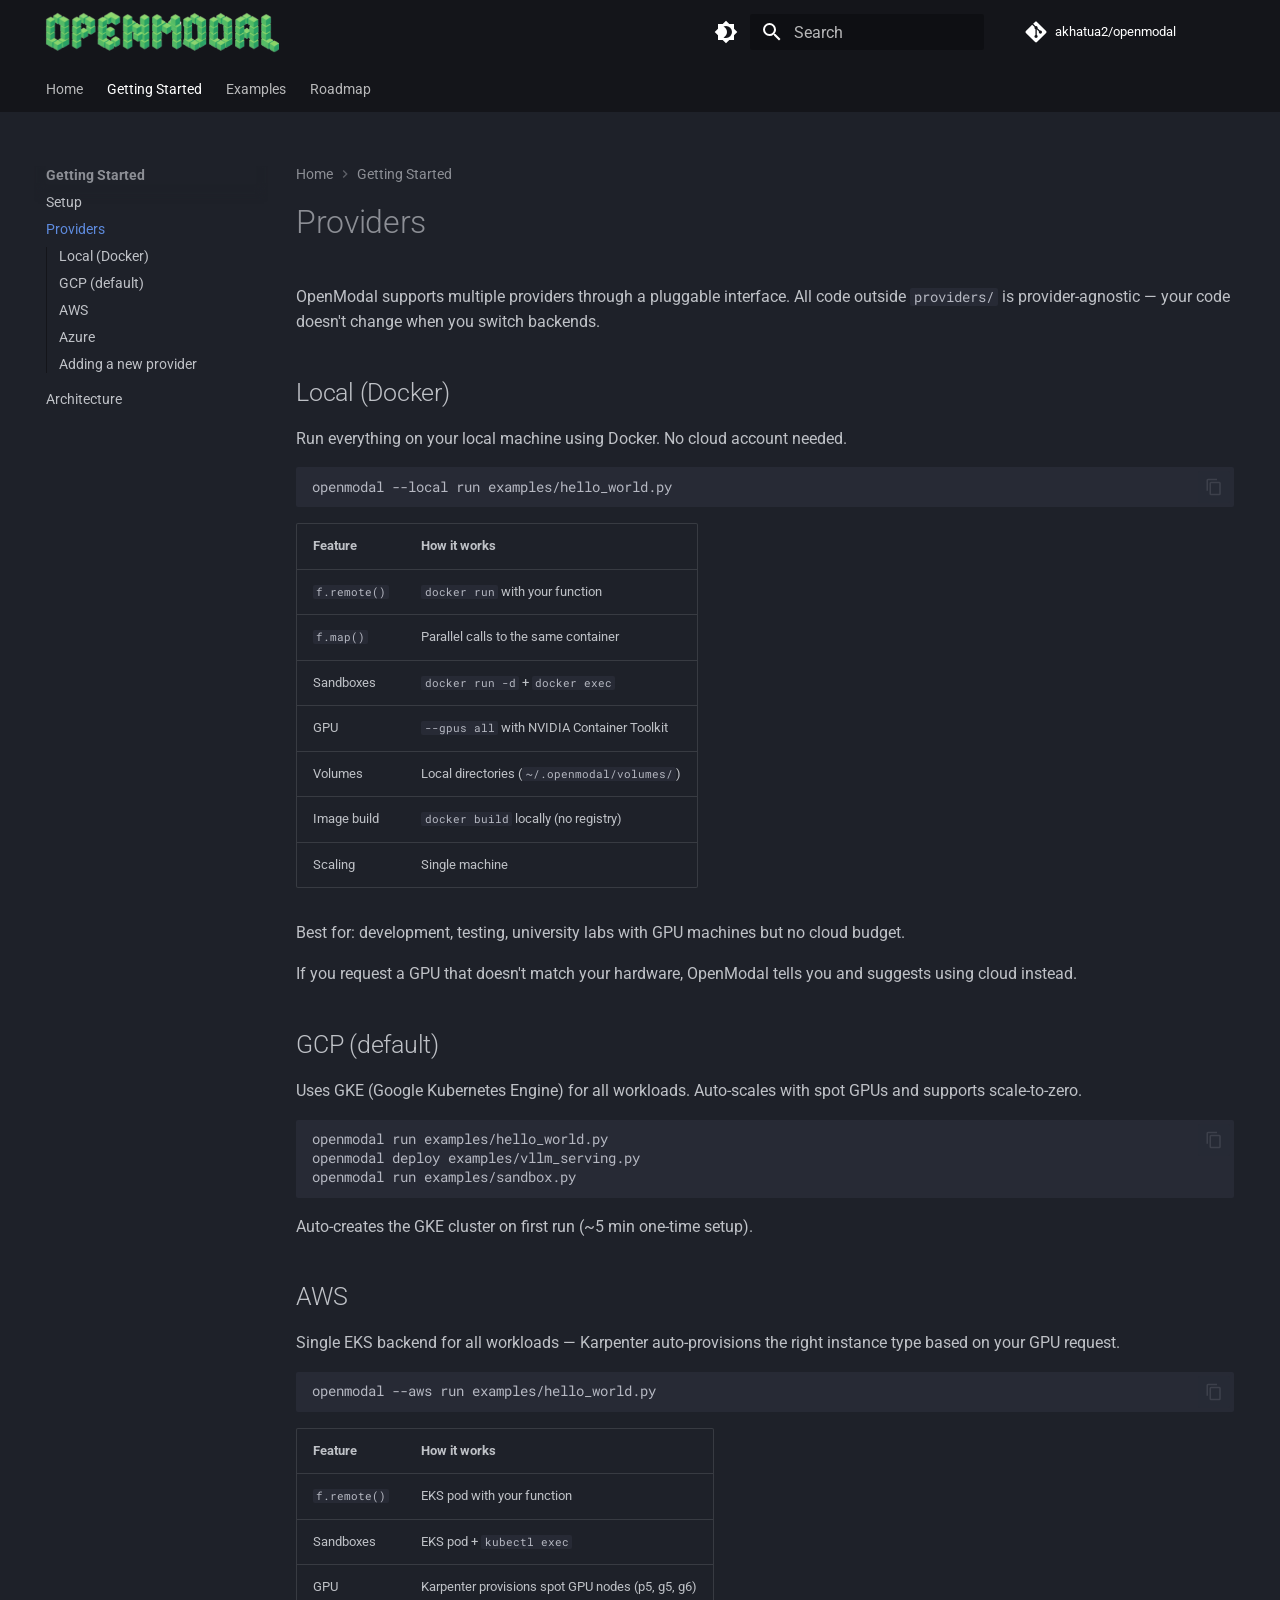
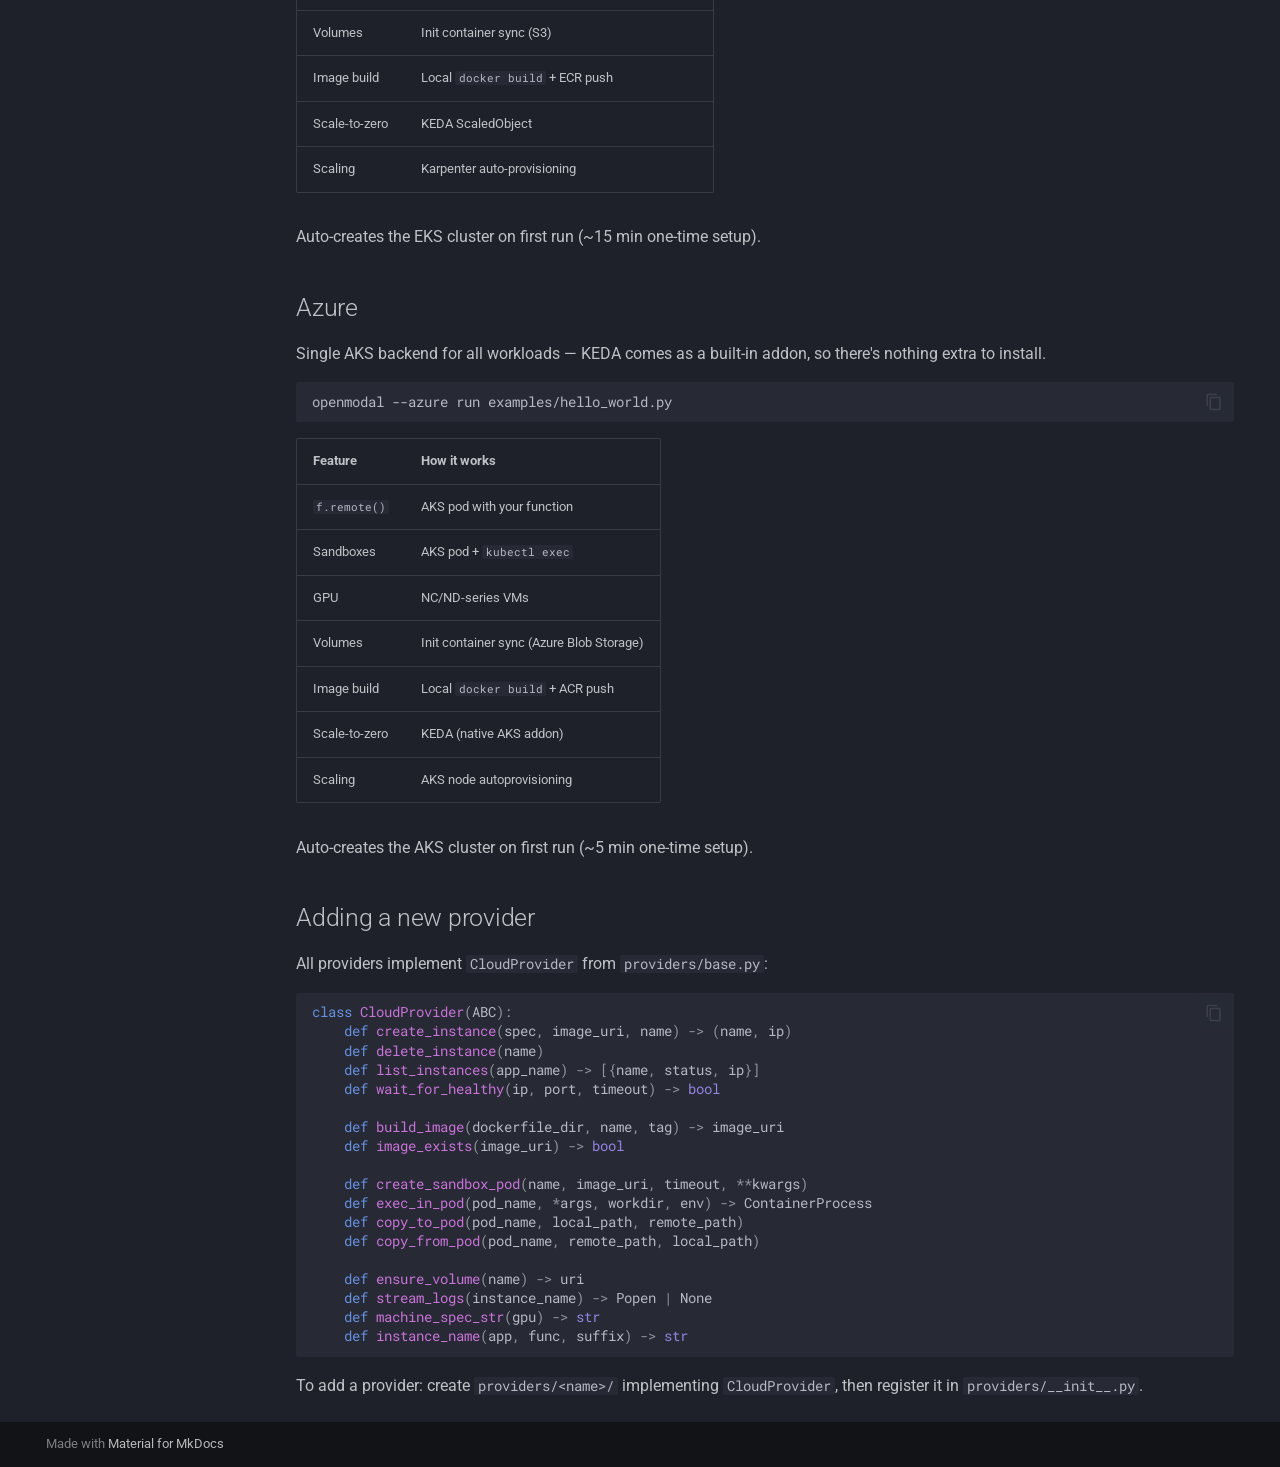
<file: providers/index.html>
<!doctype html>
<html lang="en" class="no-js">
  <head>
    
      <meta charset="utf-8">
      <meta name="viewport" content="width=device-width,initial-scale=1">
      
      
      
        <link rel="canonical" href="https://akhatua2.github.io/openmodal/providers/">
      
      
        <link rel="prev" href="../setup/">
      
      
        <link rel="next" href="../architecture/">
      
      
        
      
      
      <link rel="icon" href="../favicon.png">
      <meta name="generator" content="mkdocs-1.6.1, mkdocs-material-9.7.6">
    
    
      
        <title>Providers - OpenModal</title>
      
    
    
      <link rel="stylesheet" href="../assets/stylesheets/main.484c7ddc.min.css">
      
        
        <link rel="stylesheet" href="../assets/stylesheets/palette.ab4e12ef.min.css">
      
      


    
    
      
    
    
      
        
        
        <link rel="preconnect" href="https://fonts.gstatic.com" crossorigin>
        <link rel="stylesheet" href="https://fonts.googleapis.com/css?family=Roboto:300,300i,400,400i,700,700i%7CRoboto+Mono:400,400i,700,700i&display=fallback">
        <style>:root{--md-text-font:"Roboto";--md-code-font:"Roboto Mono"}</style>
      
    
    
      <link rel="stylesheet" href="../stylesheets/extra.css">
    
      <link rel="stylesheet" href="../stylesheets/mermaid.css">
    
    <script>__md_scope=new URL("..",location),__md_hash=e=>[...e].reduce(((e,_)=>(e<<5)-e+_.charCodeAt(0)),0),__md_get=(e,_=localStorage,t=__md_scope)=>JSON.parse(_.getItem(t.pathname+"."+e)),__md_set=(e,_,t=localStorage,a=__md_scope)=>{try{t.setItem(a.pathname+"."+e,JSON.stringify(_))}catch(e){}}</script>
    
      

    
    
  </head>
  
  
    
    
      
    
    
    
    
    <body dir="ltr" data-md-color-scheme="slate" data-md-color-primary="black" data-md-color-accent="indigo">
  
    
    <input class="md-toggle" data-md-toggle="drawer" type="checkbox" id="__drawer" autocomplete="off">
    <input class="md-toggle" data-md-toggle="search" type="checkbox" id="__search" autocomplete="off">
    <label class="md-overlay" for="__drawer"></label>
    <div data-md-component="skip">
      
        
        <a href="#providers" class="md-skip">
          Skip to content
        </a>
      
    </div>
    <div data-md-component="announce">
      
    </div>
    
    
      

<header class="md-header" data-md-component="header">
  <nav class="md-header__inner md-grid" aria-label="Header">
    <a href=".." title="OpenModal" class="md-header__button md-logo" aria-label="OpenModal" data-md-component="logo">
      
  <img src="../openmodal.png" alt="logo">

    </a>
    <label class="md-header__button md-icon" for="__drawer">
      
      <svg xmlns="http://www.w3.org/2000/svg" viewBox="0 0 24 24"><path d="M3 6h18v2H3zm0 5h18v2H3zm0 5h18v2H3z"/></svg>
    </label>
    <div class="md-header__title" data-md-component="header-title">
      <div class="md-header__ellipsis">
        <div class="md-header__topic">
          <span class="md-ellipsis">
            OpenModal
          </span>
        </div>
        <div class="md-header__topic" data-md-component="header-topic">
          <span class="md-ellipsis">
            
              Providers
            
          </span>
        </div>
      </div>
    </div>
    
      
        <form class="md-header__option" data-md-component="palette">
  
    
    
    
    <input class="md-option" data-md-color-media="" data-md-color-scheme="slate" data-md-color-primary="black" data-md-color-accent="indigo"  aria-label="Light mode"  type="radio" name="__palette" id="__palette_0">
    
      <label class="md-header__button md-icon" title="Light mode" for="__palette_1" hidden>
        <svg xmlns="http://www.w3.org/2000/svg" viewBox="0 0 24 24"><path d="M12 18c-.89 0-1.74-.2-2.5-.55C11.56 16.5 13 14.42 13 12s-1.44-4.5-3.5-5.45C10.26 6.2 11.11 6 12 6a6 6 0 0 1 6 6 6 6 0 0 1-6 6m8-9.31V4h-4.69L12 .69 8.69 4H4v4.69L.69 12 4 15.31V20h4.69L12 23.31 15.31 20H20v-4.69L23.31 12z"/></svg>
      </label>
    
  
    
    
    
    <input class="md-option" data-md-color-media="" data-md-color-scheme="default" data-md-color-primary="black" data-md-color-accent="indigo"  aria-label="Dark mode"  type="radio" name="__palette" id="__palette_1">
    
      <label class="md-header__button md-icon" title="Dark mode" for="__palette_0" hidden>
        <svg xmlns="http://www.w3.org/2000/svg" viewBox="0 0 24 24"><path d="M12 8a4 4 0 0 0-4 4 4 4 0 0 0 4 4 4 4 0 0 0 4-4 4 4 0 0 0-4-4m0 10a6 6 0 0 1-6-6 6 6 0 0 1 6-6 6 6 0 0 1 6 6 6 6 0 0 1-6 6m8-9.31V4h-4.69L12 .69 8.69 4H4v4.69L.69 12 4 15.31V20h4.69L12 23.31 15.31 20H20v-4.69L23.31 12z"/></svg>
      </label>
    
  
</form>
      
    
    
      <script>var palette=__md_get("__palette");if(palette&&palette.color){if("(prefers-color-scheme)"===palette.color.media){var media=matchMedia("(prefers-color-scheme: light)"),input=document.querySelector(media.matches?"[data-md-color-media='(prefers-color-scheme: light)']":"[data-md-color-media='(prefers-color-scheme: dark)']");palette.color.media=input.getAttribute("data-md-color-media"),palette.color.scheme=input.getAttribute("data-md-color-scheme"),palette.color.primary=input.getAttribute("data-md-color-primary"),palette.color.accent=input.getAttribute("data-md-color-accent")}for(var[key,value]of Object.entries(palette.color))document.body.setAttribute("data-md-color-"+key,value)}</script>
    
    
    
      
      
        <label class="md-header__button md-icon" for="__search">
          
          <svg xmlns="http://www.w3.org/2000/svg" viewBox="0 0 24 24"><path d="M9.5 3A6.5 6.5 0 0 1 16 9.5c0 1.61-.59 3.09-1.56 4.23l.27.27h.79l5 5-1.5 1.5-5-5v-.79l-.27-.27A6.52 6.52 0 0 1 9.5 16 6.5 6.5 0 0 1 3 9.5 6.5 6.5 0 0 1 9.5 3m0 2C7 5 5 7 5 9.5S7 14 9.5 14 14 12 14 9.5 12 5 9.5 5"/></svg>
        </label>
        <div class="md-search" data-md-component="search" role="dialog">
  <label class="md-search__overlay" for="__search"></label>
  <div class="md-search__inner" role="search">
    <form class="md-search__form" name="search">
      <input type="text" class="md-search__input" name="query" aria-label="Search" placeholder="Search" autocapitalize="off" autocorrect="off" autocomplete="off" spellcheck="false" data-md-component="search-query" required>
      <label class="md-search__icon md-icon" for="__search">
        
        <svg xmlns="http://www.w3.org/2000/svg" viewBox="0 0 24 24"><path d="M9.5 3A6.5 6.5 0 0 1 16 9.5c0 1.61-.59 3.09-1.56 4.23l.27.27h.79l5 5-1.5 1.5-5-5v-.79l-.27-.27A6.52 6.52 0 0 1 9.5 16 6.5 6.5 0 0 1 3 9.5 6.5 6.5 0 0 1 9.5 3m0 2C7 5 5 7 5 9.5S7 14 9.5 14 14 12 14 9.5 12 5 9.5 5"/></svg>
        
        <svg xmlns="http://www.w3.org/2000/svg" viewBox="0 0 24 24"><path d="M20 11v2H8l5.5 5.5-1.42 1.42L4.16 12l7.92-7.92L13.5 5.5 8 11z"/></svg>
      </label>
      <nav class="md-search__options" aria-label="Search">
        
        <button type="reset" class="md-search__icon md-icon" title="Clear" aria-label="Clear" tabindex="-1">
          
          <svg xmlns="http://www.w3.org/2000/svg" viewBox="0 0 24 24"><path d="M19 6.41 17.59 5 12 10.59 6.41 5 5 6.41 10.59 12 5 17.59 6.41 19 12 13.41 17.59 19 19 17.59 13.41 12z"/></svg>
        </button>
      </nav>
      
    </form>
    <div class="md-search__output">
      <div class="md-search__scrollwrap" tabindex="0" data-md-scrollfix>
        <div class="md-search-result" data-md-component="search-result">
          <div class="md-search-result__meta">
            Initializing search
          </div>
          <ol class="md-search-result__list" role="presentation"></ol>
        </div>
      </div>
    </div>
  </div>
</div>
      
    
    
      <div class="md-header__source">
        <a href="https://github.com/akhatua2/openmodal" title="Go to repository" class="md-source" data-md-component="source">
  <div class="md-source__icon md-icon">
    
    <svg xmlns="http://www.w3.org/2000/svg" viewBox="0 0 448 512"><!--! Font Awesome Free 7.1.0 by @fontawesome - https://fontawesome.com License - https://fontawesome.com/license/free (Icons: CC BY 4.0, Fonts: SIL OFL 1.1, Code: MIT License) Copyright 2025 Fonticons, Inc.--><path d="M439.6 236.1 244 40.5c-5.4-5.5-12.8-8.5-20.4-8.5s-15 3-20.4 8.4L162.5 81l51.5 51.5c27.1-9.1 52.7 16.8 43.4 43.7l49.7 49.7c34.2-11.8 61.2 31 35.5 56.7-26.5 26.5-70.2-2.9-56-37.3L240.3 199v121.9c25.3 12.5 22.3 41.8 9.1 55-6.4 6.4-15.2 10.1-24.3 10.1s-17.8-3.6-24.3-10.1c-17.6-17.6-11.1-46.9 11.2-56v-123c-20.8-8.5-24.6-30.7-18.6-45L142.6 101 8.5 235.1C3 240.6 0 247.9 0 255.5s3 15 8.5 20.4l195.6 195.7c5.4 5.4 12.7 8.4 20.4 8.4s15-3 20.4-8.4l194.7-194.7c5.4-5.4 8.4-12.8 8.4-20.4s-3-15-8.4-20.4"/></svg>
  </div>
  <div class="md-source__repository">
    akhatua2/openmodal
  </div>
</a>
      </div>
    
  </nav>
  
</header>
    
    <div class="md-container" data-md-component="container">
      
      
        
          
            
<nav class="md-tabs" aria-label="Tabs" data-md-component="tabs">
  <div class="md-grid">
    <ul class="md-tabs__list">
      
        
  
  
  
  
    <li class="md-tabs__item">
      <a href=".." class="md-tabs__link">
        
  
  
    
  
  Home

      </a>
    </li>
  

      
        
  
  
  
    
  
  
    
    
      <li class="md-tabs__item md-tabs__item--active">
        <a href="../setup/" class="md-tabs__link">
          
  
  
  Getting Started

        </a>
      </li>
    
  

      
        
  
  
  
  
    
    
      <li class="md-tabs__item">
        <a href="../examples/" class="md-tabs__link">
          
  
  
  Examples

        </a>
      </li>
    
  

      
        
  
  
  
  
    <li class="md-tabs__item">
      <a href="../roadmap/" class="md-tabs__link">
        
  
  
    
  
  Roadmap

      </a>
    </li>
  

      
    </ul>
  </div>
</nav>
          
        
      
      <main class="md-main" data-md-component="main">
        <div class="md-main__inner md-grid">
          
            
              
              <div class="md-sidebar md-sidebar--primary" data-md-component="sidebar" data-md-type="navigation" >
                <div class="md-sidebar__scrollwrap">
                  <div class="md-sidebar__inner">
                    


  


  

<nav class="md-nav md-nav--primary md-nav--lifted md-nav--integrated" aria-label="Navigation" data-md-level="0">
  <label class="md-nav__title" for="__drawer">
    <a href=".." title="OpenModal" class="md-nav__button md-logo" aria-label="OpenModal" data-md-component="logo">
      
  <img src="../openmodal.png" alt="logo">

    </a>
    OpenModal
  </label>
  
    <div class="md-nav__source">
      <a href="https://github.com/akhatua2/openmodal" title="Go to repository" class="md-source" data-md-component="source">
  <div class="md-source__icon md-icon">
    
    <svg xmlns="http://www.w3.org/2000/svg" viewBox="0 0 448 512"><!--! Font Awesome Free 7.1.0 by @fontawesome - https://fontawesome.com License - https://fontawesome.com/license/free (Icons: CC BY 4.0, Fonts: SIL OFL 1.1, Code: MIT License) Copyright 2025 Fonticons, Inc.--><path d="M439.6 236.1 244 40.5c-5.4-5.5-12.8-8.5-20.4-8.5s-15 3-20.4 8.4L162.5 81l51.5 51.5c27.1-9.1 52.7 16.8 43.4 43.7l49.7 49.7c34.2-11.8 61.2 31 35.5 56.7-26.5 26.5-70.2-2.9-56-37.3L240.3 199v121.9c25.3 12.5 22.3 41.8 9.1 55-6.4 6.4-15.2 10.1-24.3 10.1s-17.8-3.6-24.3-10.1c-17.6-17.6-11.1-46.9 11.2-56v-123c-20.8-8.5-24.6-30.7-18.6-45L142.6 101 8.5 235.1C3 240.6 0 247.9 0 255.5s3 15 8.5 20.4l195.6 195.7c5.4 5.4 12.7 8.4 20.4 8.4s15-3 20.4-8.4l194.7-194.7c5.4-5.4 8.4-12.8 8.4-20.4s-3-15-8.4-20.4"/></svg>
  </div>
  <div class="md-source__repository">
    akhatua2/openmodal
  </div>
</a>
    </div>
  
  <ul class="md-nav__list" data-md-scrollfix>
    
      
      
  
  
  
  
    <li class="md-nav__item">
      <a href=".." class="md-nav__link">
        
  
  
  <span class="md-ellipsis">
    
  
    Home
  

    
  </span>
  
  

      </a>
    </li>
  

    
      
      
  
  
    
  
  
  
    
    
    
    
      
        
        
      
      
        
      
    
    
    <li class="md-nav__item md-nav__item--active md-nav__item--section md-nav__item--nested">
      
        
        
        <input class="md-nav__toggle md-toggle " type="checkbox" id="__nav_2" checked>
        
          
          <label class="md-nav__link" for="__nav_2" id="__nav_2_label" tabindex="">
            
  
  
  <span class="md-ellipsis">
    
  
    Getting Started
  

    
  </span>
  
  

            <span class="md-nav__icon md-icon"></span>
          </label>
        
        <nav class="md-nav" data-md-level="1" aria-labelledby="__nav_2_label" aria-expanded="true">
          <label class="md-nav__title" for="__nav_2">
            <span class="md-nav__icon md-icon"></span>
            
  
    Getting Started
  

          </label>
          <ul class="md-nav__list" data-md-scrollfix>
            
              
                
  
  
  
  
    <li class="md-nav__item">
      <a href="../setup/" class="md-nav__link">
        
  
  
  <span class="md-ellipsis">
    
  
    Setup
  

    
  </span>
  
  

      </a>
    </li>
  

              
            
              
                
  
  
    
  
  
  
    <li class="md-nav__item md-nav__item--active">
      
      <input class="md-nav__toggle md-toggle" type="checkbox" id="__toc">
      
      
        
      
      
        <label class="md-nav__link md-nav__link--active" for="__toc">
          
  
  
  <span class="md-ellipsis">
    
  
    Providers
  

    
  </span>
  
  

          <span class="md-nav__icon md-icon"></span>
        </label>
      
      <a href="./" class="md-nav__link md-nav__link--active">
        
  
  
  <span class="md-ellipsis">
    
  
    Providers
  

    
  </span>
  
  

      </a>
      
        

<nav class="md-nav md-nav--secondary" aria-label="Table of contents">
  
  
  
    
  
  
    <label class="md-nav__title" for="__toc">
      <span class="md-nav__icon md-icon"></span>
      Table of contents
    </label>
    <ul class="md-nav__list" data-md-component="toc" data-md-scrollfix>
      
        <li class="md-nav__item">
  <a href="#local-docker" class="md-nav__link">
    <span class="md-ellipsis">
      
        Local (Docker)
      
    </span>
  </a>
  
</li>
      
        <li class="md-nav__item">
  <a href="#gcp-default" class="md-nav__link">
    <span class="md-ellipsis">
      
        GCP (default)
      
    </span>
  </a>
  
</li>
      
        <li class="md-nav__item">
  <a href="#aws" class="md-nav__link">
    <span class="md-ellipsis">
      
        AWS
      
    </span>
  </a>
  
</li>
      
        <li class="md-nav__item">
  <a href="#azure" class="md-nav__link">
    <span class="md-ellipsis">
      
        Azure
      
    </span>
  </a>
  
</li>
      
        <li class="md-nav__item">
  <a href="#adding-a-new-provider" class="md-nav__link">
    <span class="md-ellipsis">
      
        Adding a new provider
      
    </span>
  </a>
  
</li>
      
    </ul>
  
</nav>
      
    </li>
  

              
            
              
                
  
  
  
  
    <li class="md-nav__item">
      <a href="../architecture/" class="md-nav__link">
        
  
  
  <span class="md-ellipsis">
    
  
    Architecture
  

    
  </span>
  
  

      </a>
    </li>
  

              
            
          </ul>
        </nav>
      
    </li>
  

    
      
      
  
  
  
  
    
    
    
    
      
      
        
      
    
    
    <li class="md-nav__item md-nav__item--nested">
      
        
        
        <input class="md-nav__toggle md-toggle " type="checkbox" id="__nav_3" >
        
          
          <label class="md-nav__link" for="__nav_3" id="__nav_3_label" tabindex="0">
            
  
  
  <span class="md-ellipsis">
    
  
    Examples
  

    
  </span>
  
  

            <span class="md-nav__icon md-icon"></span>
          </label>
        
        <nav class="md-nav" data-md-level="1" aria-labelledby="__nav_3_label" aria-expanded="false">
          <label class="md-nav__title" for="__nav_3">
            <span class="md-nav__icon md-icon"></span>
            
  
    Examples
  

          </label>
          <ul class="md-nav__list" data-md-scrollfix>
            
              
                
  
  
  
  
    <li class="md-nav__item">
      <a href="../examples/" class="md-nav__link">
        
  
  
  <span class="md-ellipsis">
    
  
    Overview
  

    
  </span>
  
  

      </a>
    </li>
  

              
            
              
                
  
  
  
  
    
    
    
    
      
      
        
      
    
    
    <li class="md-nav__item md-nav__item--nested">
      
        
        
        <input class="md-nav__toggle md-toggle " type="checkbox" id="__nav_3_2" >
        
          
          <label class="md-nav__link" for="__nav_3_2" id="__nav_3_2_label" tabindex="0">
            
  
  
  <span class="md-ellipsis">
    
  
    Getting Started
  

    
  </span>
  
  

            <span class="md-nav__icon md-icon"></span>
          </label>
        
        <nav class="md-nav" data-md-level="2" aria-labelledby="__nav_3_2_label" aria-expanded="false">
          <label class="md-nav__title" for="__nav_3_2">
            <span class="md-nav__icon md-icon"></span>
            
  
    Getting Started
  

          </label>
          <ul class="md-nav__list" data-md-scrollfix>
            
              
                
  
  
  
  
    <li class="md-nav__item">
      <a href="../examples/hello_world/" class="md-nav__link">
        
  
  
  <span class="md-ellipsis">
    
  
    Hello World
  

    
  </span>
  
  

      </a>
    </li>
  

              
            
              
                
  
  
  
  
    <li class="md-nav__item">
      <a href="../examples/web_scraper/" class="md-nav__link">
        
  
  
  <span class="md-ellipsis">
    
  
    Web Scraper
  

    
  </span>
  
  

      </a>
    </li>
  

              
            
          </ul>
        </nav>
      
    </li>
  

              
            
              
                
  
  
  
  
    
    
    
    
      
      
        
      
    
    
    <li class="md-nav__item md-nav__item--nested">
      
        
        
        <input class="md-nav__toggle md-toggle " type="checkbox" id="__nav_3_3" >
        
          
          <label class="md-nav__link" for="__nav_3_3" id="__nav_3_3_label" tabindex="0">
            
  
  
  <span class="md-ellipsis">
    
  
    GPU
  

    
  </span>
  
  

            <span class="md-nav__icon md-icon"></span>
          </label>
        
        <nav class="md-nav" data-md-level="2" aria-labelledby="__nav_3_3_label" aria-expanded="false">
          <label class="md-nav__title" for="__nav_3_3">
            <span class="md-nav__icon md-icon"></span>
            
  
    GPU
  

          </label>
          <ul class="md-nav__list" data-md-scrollfix>
            
              
                
  
  
  
  
    <li class="md-nav__item">
      <a href="../examples/vllm_serving/" class="md-nav__link">
        
  
  
  <span class="md-ellipsis">
    
  
    vLLM Serving
  

    
  </span>
  
  

      </a>
    </li>
  

              
            
              
                
  
  
  
  
    <li class="md-nav__item">
      <a href="../examples/sft_finetune/" class="md-nav__link">
        
  
  
  <span class="md-ellipsis">
    
  
    SFT Finetuning
  

    
  </span>
  
  

      </a>
    </li>
  

              
            
          </ul>
        </nav>
      
    </li>
  

              
            
              
                
  
  
  
  
    
    
    
    
      
      
        
      
    
    
    <li class="md-nav__item md-nav__item--nested">
      
        
        
        <input class="md-nav__toggle md-toggle " type="checkbox" id="__nav_3_4" >
        
          
          <label class="md-nav__link" for="__nav_3_4" id="__nav_3_4_label" tabindex="0">
            
  
  
  <span class="md-ellipsis">
    
  
    Sandboxes
  

    
  </span>
  
  

            <span class="md-nav__icon md-icon"></span>
          </label>
        
        <nav class="md-nav" data-md-level="2" aria-labelledby="__nav_3_4_label" aria-expanded="false">
          <label class="md-nav__title" for="__nav_3_4">
            <span class="md-nav__icon md-icon"></span>
            
  
    Sandboxes
  

          </label>
          <ul class="md-nav__list" data-md-scrollfix>
            
              
                
  
  
  
  
    <li class="md-nav__item">
      <a href="../examples/sandbox/" class="md-nav__link">
        
  
  
  <span class="md-ellipsis">
    
  
    Sandboxes
  

    
  </span>
  
  

      </a>
    </li>
  

              
            
          </ul>
        </nav>
      
    </li>
  

              
            
              
                
  
  
  
  
    
    
    
    
      
      
        
      
    
    
    <li class="md-nav__item md-nav__item--nested">
      
        
        
        <input class="md-nav__toggle md-toggle " type="checkbox" id="__nav_3_5" >
        
          
          <label class="md-nav__link" for="__nav_3_5" id="__nav_3_5_label" tabindex="0">
            
  
  
  <span class="md-ellipsis">
    
  
    Benchmarks
  

    
  </span>
  
  

            <span class="md-nav__icon md-icon"></span>
          </label>
        
        <nav class="md-nav" data-md-level="2" aria-labelledby="__nav_3_5_label" aria-expanded="false">
          <label class="md-nav__title" for="__nav_3_5">
            <span class="md-nav__icon md-icon"></span>
            
  
    Benchmarks
  

          </label>
          <ul class="md-nav__list" data-md-scrollfix>
            
              
                
  
  
  
  
    <li class="md-nav__item">
      <a href="../examples/cooperbench/" class="md-nav__link">
        
  
  
  <span class="md-ellipsis">
    
  
    CooperBench
  

    
  </span>
  
  

      </a>
    </li>
  

              
            
              
                
  
  
  
  
    <li class="md-nav__item">
      <a href="../examples/harbor/" class="md-nav__link">
        
  
  
  <span class="md-ellipsis">
    
  
    SWE-bench with Harbor
  

    
  </span>
  
  

      </a>
    </li>
  

              
            
          </ul>
        </nav>
      
    </li>
  

              
            
          </ul>
        </nav>
      
    </li>
  

    
      
      
  
  
  
  
    <li class="md-nav__item">
      <a href="../roadmap/" class="md-nav__link">
        
  
  
  <span class="md-ellipsis">
    
  
    Roadmap
  

    
  </span>
  
  

      </a>
    </li>
  

    
  </ul>
</nav>
                  </div>
                </div>
              </div>
            
            
          
          
            <div class="md-content" data-md-component="content">
              
                



  


  <nav class="md-path" aria-label="Navigation" >
    <ol class="md-path__list">
      
        
  
  
    <li class="md-path__item">
      <a href=".." class="md-path__link">
        
  <span class="md-ellipsis">
    Home
  </span>

      </a>
    </li>
  

      
      
        
  
  
    
    
      <li class="md-path__item">
        <a href="../setup/" class="md-path__link">
          
  <span class="md-ellipsis">
    Getting Started
  </span>

        </a>
      </li>
    
  

      
    </ol>
  </nav>

              
              <article class="md-content__inner md-typeset">
                
                  


  
  


<h1 id="providers">Providers<a class="headerlink" href="#providers" title="Permanent link">&para;</a></h1>
<p>OpenModal supports multiple providers through a pluggable interface. All code outside <code>providers/</code> is provider-agnostic — your code doesn't change when you switch backends.</p>
<h2 id="local-docker">Local (Docker)<a class="headerlink" href="#local-docker" title="Permanent link">&para;</a></h2>
<p>Run everything on your local machine using Docker. No cloud account needed.</p>
<div class="highlight"><pre><span></span><code><a id="__codelineno-0-1" name="__codelineno-0-1" href="#__codelineno-0-1"></a>openmodal<span class="w"> </span>--local<span class="w"> </span>run<span class="w"> </span>examples/hello_world.py
</code></pre></div>
<table>
<thead>
<tr>
<th>Feature</th>
<th>How it works</th>
</tr>
</thead>
<tbody>
<tr>
<td><code>f.remote()</code></td>
<td><code>docker run</code> with your function</td>
</tr>
<tr>
<td><code>f.map()</code></td>
<td>Parallel calls to the same container</td>
</tr>
<tr>
<td>Sandboxes</td>
<td><code>docker run -d</code> + <code>docker exec</code></td>
</tr>
<tr>
<td>GPU</td>
<td><code>--gpus all</code> with NVIDIA Container Toolkit</td>
</tr>
<tr>
<td>Volumes</td>
<td>Local directories (<code>~/.openmodal/volumes/</code>)</td>
</tr>
<tr>
<td>Image build</td>
<td><code>docker build</code> locally (no registry)</td>
</tr>
<tr>
<td>Scaling</td>
<td>Single machine</td>
</tr>
</tbody>
</table>
<p>Best for: development, testing, university labs with GPU machines but no cloud budget.</p>
<p>If you request a GPU that doesn't match your hardware, OpenModal tells you and suggests using cloud instead.</p>
<h2 id="gcp-default">GCP (default)<a class="headerlink" href="#gcp-default" title="Permanent link">&para;</a></h2>
<p>Uses GKE (Google Kubernetes Engine) for all workloads. Auto-scales with spot GPUs and supports scale-to-zero.</p>
<div class="highlight"><pre><span></span><code><a id="__codelineno-1-1" name="__codelineno-1-1" href="#__codelineno-1-1"></a>openmodal<span class="w"> </span>run<span class="w"> </span>examples/hello_world.py
<a id="__codelineno-1-2" name="__codelineno-1-2" href="#__codelineno-1-2"></a>openmodal<span class="w"> </span>deploy<span class="w"> </span>examples/vllm_serving.py
<a id="__codelineno-1-3" name="__codelineno-1-3" href="#__codelineno-1-3"></a>openmodal<span class="w"> </span>run<span class="w"> </span>examples/sandbox.py
</code></pre></div>
<p>Auto-creates the GKE cluster on first run (~5 min one-time setup).</p>
<h2 id="aws">AWS<a class="headerlink" href="#aws" title="Permanent link">&para;</a></h2>
<p>Single EKS backend for all workloads — Karpenter auto-provisions the right instance type based on your GPU request.</p>
<div class="highlight"><pre><span></span><code><a id="__codelineno-2-1" name="__codelineno-2-1" href="#__codelineno-2-1"></a>openmodal<span class="w"> </span>--aws<span class="w"> </span>run<span class="w"> </span>examples/hello_world.py
</code></pre></div>
<table>
<thead>
<tr>
<th>Feature</th>
<th>How it works</th>
</tr>
</thead>
<tbody>
<tr>
<td><code>f.remote()</code></td>
<td>EKS pod with your function</td>
</tr>
<tr>
<td>Sandboxes</td>
<td>EKS pod + <code>kubectl exec</code></td>
</tr>
<tr>
<td>GPU</td>
<td>Karpenter provisions spot GPU nodes (p5, g5, g6)</td>
</tr>
<tr>
<td>Volumes</td>
<td>Init container sync (S3)</td>
</tr>
<tr>
<td>Image build</td>
<td>Local <code>docker build</code> + ECR push</td>
</tr>
<tr>
<td>Scale-to-zero</td>
<td>KEDA ScaledObject</td>
</tr>
<tr>
<td>Scaling</td>
<td>Karpenter auto-provisioning</td>
</tr>
</tbody>
</table>
<p>Auto-creates the EKS cluster on first run (~15 min one-time setup).</p>
<h2 id="azure">Azure<a class="headerlink" href="#azure" title="Permanent link">&para;</a></h2>
<p>Single AKS backend for all workloads — KEDA comes as a built-in addon, so there's nothing extra to install.</p>
<div class="highlight"><pre><span></span><code><a id="__codelineno-3-1" name="__codelineno-3-1" href="#__codelineno-3-1"></a>openmodal<span class="w"> </span>--azure<span class="w"> </span>run<span class="w"> </span>examples/hello_world.py
</code></pre></div>
<table>
<thead>
<tr>
<th>Feature</th>
<th>How it works</th>
</tr>
</thead>
<tbody>
<tr>
<td><code>f.remote()</code></td>
<td>AKS pod with your function</td>
</tr>
<tr>
<td>Sandboxes</td>
<td>AKS pod + <code>kubectl exec</code></td>
</tr>
<tr>
<td>GPU</td>
<td>NC/ND-series VMs</td>
</tr>
<tr>
<td>Volumes</td>
<td>Init container sync (Azure Blob Storage)</td>
</tr>
<tr>
<td>Image build</td>
<td>Local <code>docker build</code> + ACR push</td>
</tr>
<tr>
<td>Scale-to-zero</td>
<td>KEDA (native AKS addon)</td>
</tr>
<tr>
<td>Scaling</td>
<td>AKS node autoprovisioning</td>
</tr>
</tbody>
</table>
<p>Auto-creates the AKS cluster on first run (~5 min one-time setup).</p>
<h2 id="adding-a-new-provider">Adding a new provider<a class="headerlink" href="#adding-a-new-provider" title="Permanent link">&para;</a></h2>
<p>All providers implement <code>CloudProvider</code> from <code>providers/base.py</code>:</p>
<div class="highlight"><pre><span></span><code><a id="__codelineno-4-1" name="__codelineno-4-1" href="#__codelineno-4-1"></a><span class="k">class</span><span class="w"> </span><span class="nc">CloudProvider</span><span class="p">(</span><span class="n">ABC</span><span class="p">):</span>
<a id="__codelineno-4-2" name="__codelineno-4-2" href="#__codelineno-4-2"></a>    <span class="k">def</span><span class="w"> </span><span class="nf">create_instance</span><span class="p">(</span><span class="n">spec</span><span class="p">,</span> <span class="n">image_uri</span><span class="p">,</span> <span class="n">name</span><span class="p">)</span> <span class="o">-&gt;</span> <span class="p">(</span><span class="n">name</span><span class="p">,</span> <span class="n">ip</span><span class="p">)</span>
<a id="__codelineno-4-3" name="__codelineno-4-3" href="#__codelineno-4-3"></a>    <span class="k">def</span><span class="w"> </span><span class="nf">delete_instance</span><span class="p">(</span><span class="n">name</span><span class="p">)</span>
<a id="__codelineno-4-4" name="__codelineno-4-4" href="#__codelineno-4-4"></a>    <span class="k">def</span><span class="w"> </span><span class="nf">list_instances</span><span class="p">(</span><span class="n">app_name</span><span class="p">)</span> <span class="o">-&gt;</span> <span class="p">[{</span><span class="n">name</span><span class="p">,</span> <span class="n">status</span><span class="p">,</span> <span class="n">ip</span><span class="p">}]</span>
<a id="__codelineno-4-5" name="__codelineno-4-5" href="#__codelineno-4-5"></a>    <span class="k">def</span><span class="w"> </span><span class="nf">wait_for_healthy</span><span class="p">(</span><span class="n">ip</span><span class="p">,</span> <span class="n">port</span><span class="p">,</span> <span class="n">timeout</span><span class="p">)</span> <span class="o">-&gt;</span> <span class="nb">bool</span>
<a id="__codelineno-4-6" name="__codelineno-4-6" href="#__codelineno-4-6"></a>
<a id="__codelineno-4-7" name="__codelineno-4-7" href="#__codelineno-4-7"></a>    <span class="k">def</span><span class="w"> </span><span class="nf">build_image</span><span class="p">(</span><span class="n">dockerfile_dir</span><span class="p">,</span> <span class="n">name</span><span class="p">,</span> <span class="n">tag</span><span class="p">)</span> <span class="o">-&gt;</span> <span class="n">image_uri</span>
<a id="__codelineno-4-8" name="__codelineno-4-8" href="#__codelineno-4-8"></a>    <span class="k">def</span><span class="w"> </span><span class="nf">image_exists</span><span class="p">(</span><span class="n">image_uri</span><span class="p">)</span> <span class="o">-&gt;</span> <span class="nb">bool</span>
<a id="__codelineno-4-9" name="__codelineno-4-9" href="#__codelineno-4-9"></a>
<a id="__codelineno-4-10" name="__codelineno-4-10" href="#__codelineno-4-10"></a>    <span class="k">def</span><span class="w"> </span><span class="nf">create_sandbox_pod</span><span class="p">(</span><span class="n">name</span><span class="p">,</span> <span class="n">image_uri</span><span class="p">,</span> <span class="n">timeout</span><span class="p">,</span> <span class="o">**</span><span class="n">kwargs</span><span class="p">)</span>
<a id="__codelineno-4-11" name="__codelineno-4-11" href="#__codelineno-4-11"></a>    <span class="k">def</span><span class="w"> </span><span class="nf">exec_in_pod</span><span class="p">(</span><span class="n">pod_name</span><span class="p">,</span> <span class="o">*</span><span class="n">args</span><span class="p">,</span> <span class="n">workdir</span><span class="p">,</span> <span class="n">env</span><span class="p">)</span> <span class="o">-&gt;</span> <span class="n">ContainerProcess</span>
<a id="__codelineno-4-12" name="__codelineno-4-12" href="#__codelineno-4-12"></a>    <span class="k">def</span><span class="w"> </span><span class="nf">copy_to_pod</span><span class="p">(</span><span class="n">pod_name</span><span class="p">,</span> <span class="n">local_path</span><span class="p">,</span> <span class="n">remote_path</span><span class="p">)</span>
<a id="__codelineno-4-13" name="__codelineno-4-13" href="#__codelineno-4-13"></a>    <span class="k">def</span><span class="w"> </span><span class="nf">copy_from_pod</span><span class="p">(</span><span class="n">pod_name</span><span class="p">,</span> <span class="n">remote_path</span><span class="p">,</span> <span class="n">local_path</span><span class="p">)</span>
<a id="__codelineno-4-14" name="__codelineno-4-14" href="#__codelineno-4-14"></a>
<a id="__codelineno-4-15" name="__codelineno-4-15" href="#__codelineno-4-15"></a>    <span class="k">def</span><span class="w"> </span><span class="nf">ensure_volume</span><span class="p">(</span><span class="n">name</span><span class="p">)</span> <span class="o">-&gt;</span> <span class="n">uri</span>
<a id="__codelineno-4-16" name="__codelineno-4-16" href="#__codelineno-4-16"></a>    <span class="k">def</span><span class="w"> </span><span class="nf">stream_logs</span><span class="p">(</span><span class="n">instance_name</span><span class="p">)</span> <span class="o">-&gt;</span> <span class="n">Popen</span> <span class="o">|</span> <span class="kc">None</span>
<a id="__codelineno-4-17" name="__codelineno-4-17" href="#__codelineno-4-17"></a>    <span class="k">def</span><span class="w"> </span><span class="nf">machine_spec_str</span><span class="p">(</span><span class="n">gpu</span><span class="p">)</span> <span class="o">-&gt;</span> <span class="nb">str</span>
<a id="__codelineno-4-18" name="__codelineno-4-18" href="#__codelineno-4-18"></a>    <span class="k">def</span><span class="w"> </span><span class="nf">instance_name</span><span class="p">(</span><span class="n">app</span><span class="p">,</span> <span class="n">func</span><span class="p">,</span> <span class="n">suffix</span><span class="p">)</span> <span class="o">-&gt;</span> <span class="nb">str</span>
</code></pre></div>
<p>To add a provider: create <code>providers/&lt;name&gt;/</code> implementing <code>CloudProvider</code>, then register it in <code>providers/__init__.py</code>.</p>












                
              </article>
            </div>
          
          
<script>var target=document.getElementById(location.hash.slice(1));target&&target.name&&(target.checked=target.name.startsWith("__tabbed_"))</script>
        </div>
        
          <button type="button" class="md-top md-icon" data-md-component="top" hidden>
  
  <svg xmlns="http://www.w3.org/2000/svg" viewBox="0 0 24 24"><path d="M13 20h-2V8l-5.5 5.5-1.42-1.42L12 4.16l7.92 7.92-1.42 1.42L13 8z"/></svg>
  Back to top
</button>
        
      </main>
      
        <footer class="md-footer">
  
  <div class="md-footer-meta md-typeset">
    <div class="md-footer-meta__inner md-grid">
      <div class="md-copyright">
  
  
    Made with
    <a href="https://squidfunk.github.io/mkdocs-material/" target="_blank" rel="noopener">
      Material for MkDocs
    </a>
  
</div>
      
    </div>
  </div>
</footer>
      
    </div>
    <div class="md-dialog" data-md-component="dialog">
      <div class="md-dialog__inner md-typeset"></div>
    </div>
    
    
    
      
      
      <script id="__config" type="application/json">{"annotate": null, "base": "..", "features": ["navigation.instant", "navigation.sections", "navigation.tabs", "navigation.top", "navigation.path", "content.code.copy", "toc.integrate"], "search": "../assets/javascripts/workers/search.2c215733.min.js", "tags": null, "translations": {"clipboard.copied": "Copied to clipboard", "clipboard.copy": "Copy to clipboard", "search.result.more.one": "1 more on this page", "search.result.more.other": "# more on this page", "search.result.none": "No matching documents", "search.result.one": "1 matching document", "search.result.other": "# matching documents", "search.result.placeholder": "Type to start searching", "search.result.term.missing": "Missing", "select.version": "Select version"}, "version": null}</script>
    
    
      <script src="../assets/javascripts/bundle.79ae519e.min.js"></script>
      
        <script src="../javascripts/mermaid-init.js"></script>
      
    
  </body>
</html>
</file>
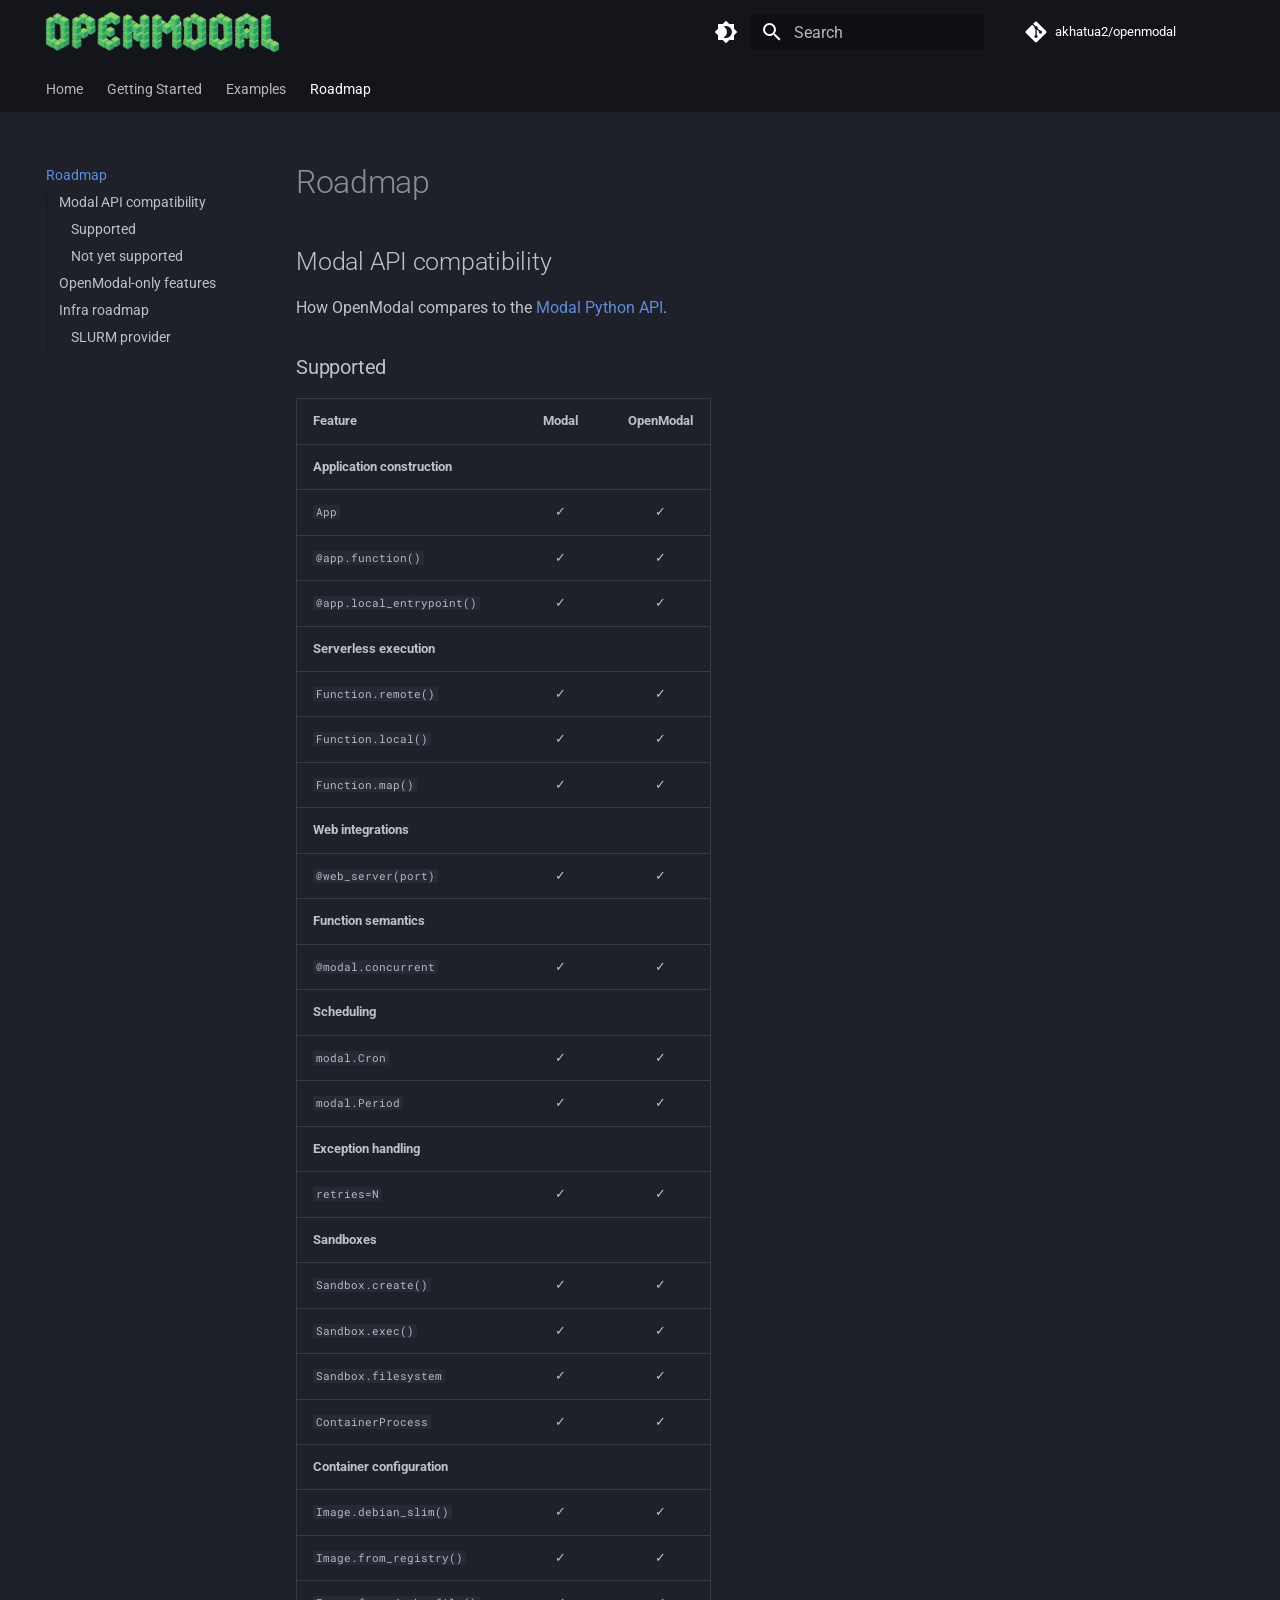
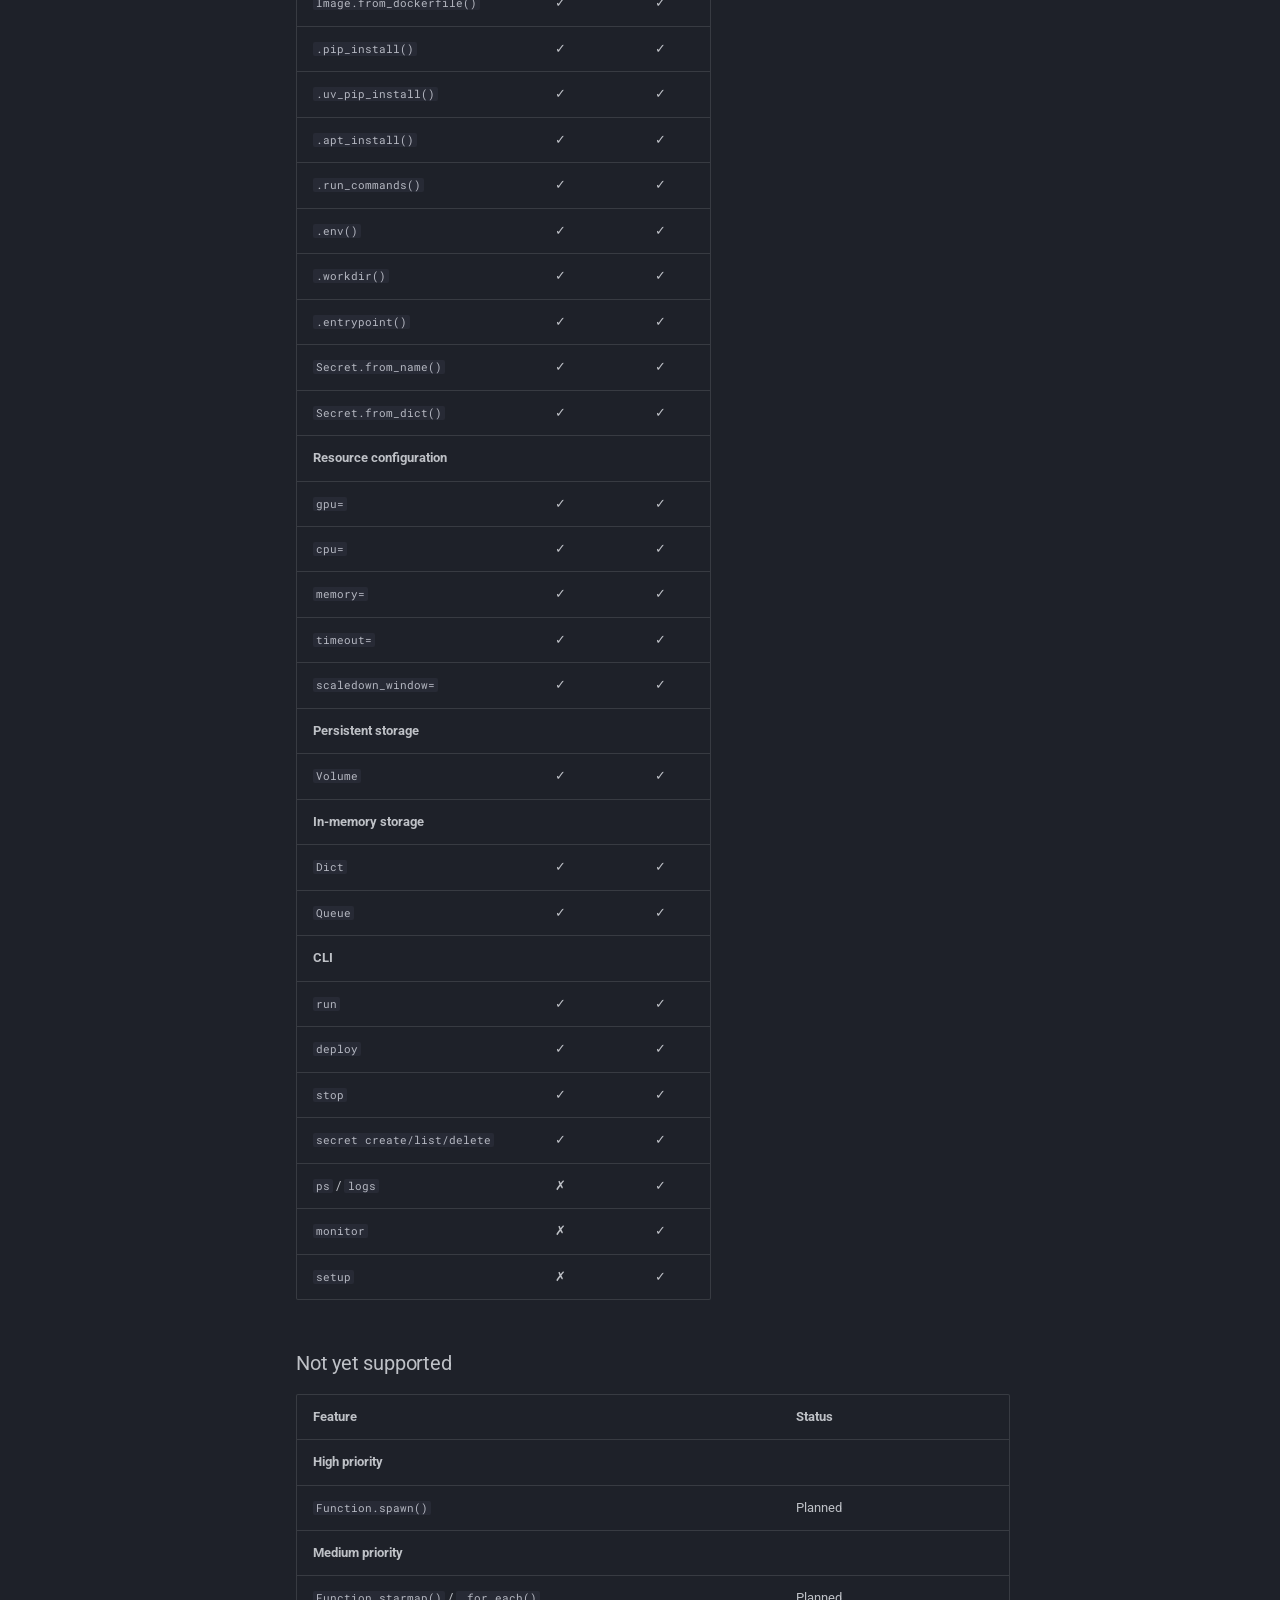
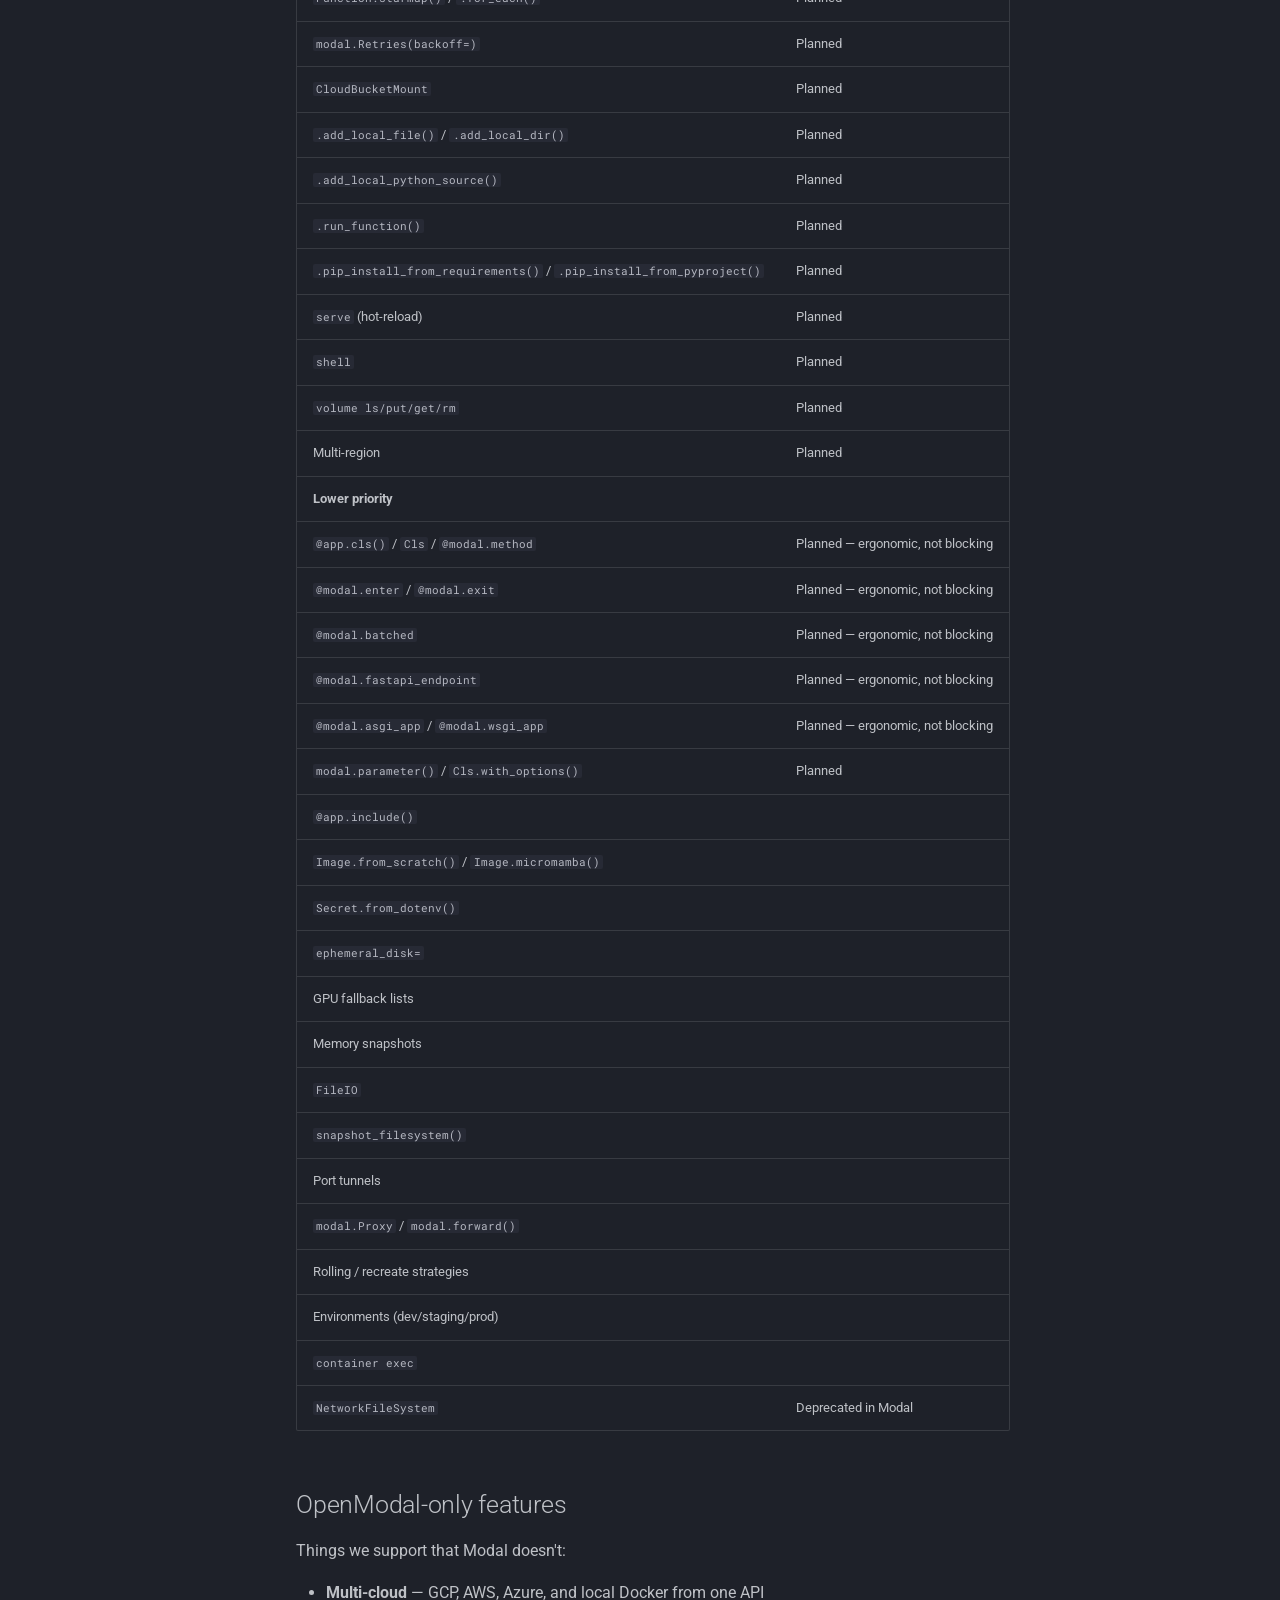
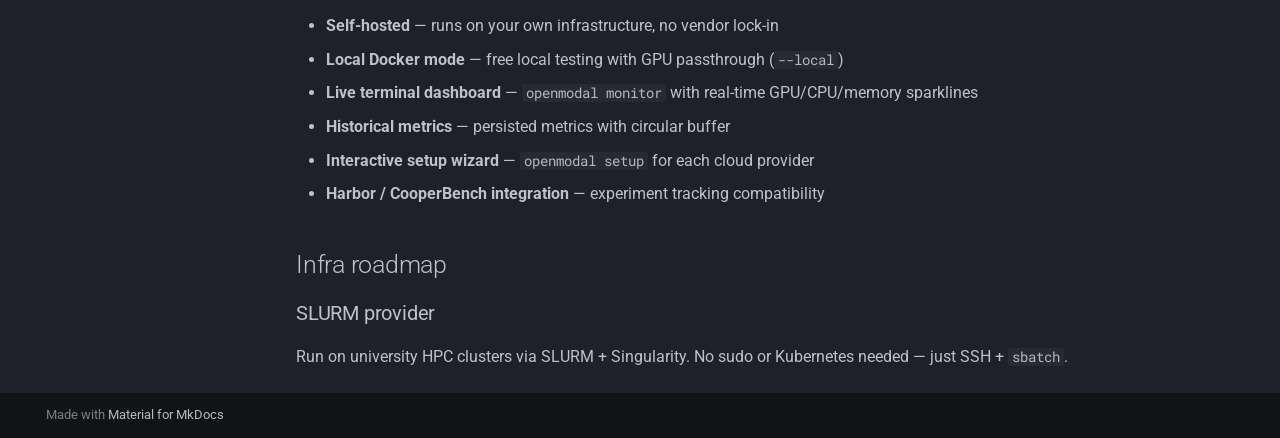
<file: roadmap/index.html>
<!doctype html>
<html lang="en" class="no-js">
  <head>
    
      <meta charset="utf-8">
      <meta name="viewport" content="width=device-width,initial-scale=1">
      
      
      
        <link rel="canonical" href="https://akhatua2.github.io/openmodal/roadmap/">
      
      
        <link rel="prev" href="../examples/harbor/">
      
      
      
        
      
      
      <link rel="icon" href="../favicon.png">
      <meta name="generator" content="mkdocs-1.6.1, mkdocs-material-9.7.6">
    
    
      
        <title>Roadmap - OpenModal</title>
      
    
    
      <link rel="stylesheet" href="../assets/stylesheets/main.484c7ddc.min.css">
      
        
        <link rel="stylesheet" href="../assets/stylesheets/palette.ab4e12ef.min.css">
      
      


    
    
      
    
    
      
        
        
        <link rel="preconnect" href="https://fonts.gstatic.com" crossorigin>
        <link rel="stylesheet" href="https://fonts.googleapis.com/css?family=Roboto:300,300i,400,400i,700,700i%7CRoboto+Mono:400,400i,700,700i&display=fallback">
        <style>:root{--md-text-font:"Roboto";--md-code-font:"Roboto Mono"}</style>
      
    
    
      <link rel="stylesheet" href="../stylesheets/extra.css">
    
      <link rel="stylesheet" href="../stylesheets/mermaid.css">
    
    <script>__md_scope=new URL("..",location),__md_hash=e=>[...e].reduce(((e,_)=>(e<<5)-e+_.charCodeAt(0)),0),__md_get=(e,_=localStorage,t=__md_scope)=>JSON.parse(_.getItem(t.pathname+"."+e)),__md_set=(e,_,t=localStorage,a=__md_scope)=>{try{t.setItem(a.pathname+"."+e,JSON.stringify(_))}catch(e){}}</script>
    
      

    
    
  </head>
  
  
    
    
      
    
    
    
    
    <body dir="ltr" data-md-color-scheme="slate" data-md-color-primary="black" data-md-color-accent="indigo">
  
    
    <input class="md-toggle" data-md-toggle="drawer" type="checkbox" id="__drawer" autocomplete="off">
    <input class="md-toggle" data-md-toggle="search" type="checkbox" id="__search" autocomplete="off">
    <label class="md-overlay" for="__drawer"></label>
    <div data-md-component="skip">
      
        
        <a href="#roadmap" class="md-skip">
          Skip to content
        </a>
      
    </div>
    <div data-md-component="announce">
      
    </div>
    
    
      

<header class="md-header" data-md-component="header">
  <nav class="md-header__inner md-grid" aria-label="Header">
    <a href=".." title="OpenModal" class="md-header__button md-logo" aria-label="OpenModal" data-md-component="logo">
      
  <img src="../openmodal.png" alt="logo">

    </a>
    <label class="md-header__button md-icon" for="__drawer">
      
      <svg xmlns="http://www.w3.org/2000/svg" viewBox="0 0 24 24"><path d="M3 6h18v2H3zm0 5h18v2H3zm0 5h18v2H3z"/></svg>
    </label>
    <div class="md-header__title" data-md-component="header-title">
      <div class="md-header__ellipsis">
        <div class="md-header__topic">
          <span class="md-ellipsis">
            OpenModal
          </span>
        </div>
        <div class="md-header__topic" data-md-component="header-topic">
          <span class="md-ellipsis">
            
              Roadmap
            
          </span>
        </div>
      </div>
    </div>
    
      
        <form class="md-header__option" data-md-component="palette">
  
    
    
    
    <input class="md-option" data-md-color-media="" data-md-color-scheme="slate" data-md-color-primary="black" data-md-color-accent="indigo"  aria-label="Light mode"  type="radio" name="__palette" id="__palette_0">
    
      <label class="md-header__button md-icon" title="Light mode" for="__palette_1" hidden>
        <svg xmlns="http://www.w3.org/2000/svg" viewBox="0 0 24 24"><path d="M12 18c-.89 0-1.74-.2-2.5-.55C11.56 16.5 13 14.42 13 12s-1.44-4.5-3.5-5.45C10.26 6.2 11.11 6 12 6a6 6 0 0 1 6 6 6 6 0 0 1-6 6m8-9.31V4h-4.69L12 .69 8.69 4H4v4.69L.69 12 4 15.31V20h4.69L12 23.31 15.31 20H20v-4.69L23.31 12z"/></svg>
      </label>
    
  
    
    
    
    <input class="md-option" data-md-color-media="" data-md-color-scheme="default" data-md-color-primary="black" data-md-color-accent="indigo"  aria-label="Dark mode"  type="radio" name="__palette" id="__palette_1">
    
      <label class="md-header__button md-icon" title="Dark mode" for="__palette_0" hidden>
        <svg xmlns="http://www.w3.org/2000/svg" viewBox="0 0 24 24"><path d="M12 8a4 4 0 0 0-4 4 4 4 0 0 0 4 4 4 4 0 0 0 4-4 4 4 0 0 0-4-4m0 10a6 6 0 0 1-6-6 6 6 0 0 1 6-6 6 6 0 0 1 6 6 6 6 0 0 1-6 6m8-9.31V4h-4.69L12 .69 8.69 4H4v4.69L.69 12 4 15.31V20h4.69L12 23.31 15.31 20H20v-4.69L23.31 12z"/></svg>
      </label>
    
  
</form>
      
    
    
      <script>var palette=__md_get("__palette");if(palette&&palette.color){if("(prefers-color-scheme)"===palette.color.media){var media=matchMedia("(prefers-color-scheme: light)"),input=document.querySelector(media.matches?"[data-md-color-media='(prefers-color-scheme: light)']":"[data-md-color-media='(prefers-color-scheme: dark)']");palette.color.media=input.getAttribute("data-md-color-media"),palette.color.scheme=input.getAttribute("data-md-color-scheme"),palette.color.primary=input.getAttribute("data-md-color-primary"),palette.color.accent=input.getAttribute("data-md-color-accent")}for(var[key,value]of Object.entries(palette.color))document.body.setAttribute("data-md-color-"+key,value)}</script>
    
    
    
      
      
        <label class="md-header__button md-icon" for="__search">
          
          <svg xmlns="http://www.w3.org/2000/svg" viewBox="0 0 24 24"><path d="M9.5 3A6.5 6.5 0 0 1 16 9.5c0 1.61-.59 3.09-1.56 4.23l.27.27h.79l5 5-1.5 1.5-5-5v-.79l-.27-.27A6.52 6.52 0 0 1 9.5 16 6.5 6.5 0 0 1 3 9.5 6.5 6.5 0 0 1 9.5 3m0 2C7 5 5 7 5 9.5S7 14 9.5 14 14 12 14 9.5 12 5 9.5 5"/></svg>
        </label>
        <div class="md-search" data-md-component="search" role="dialog">
  <label class="md-search__overlay" for="__search"></label>
  <div class="md-search__inner" role="search">
    <form class="md-search__form" name="search">
      <input type="text" class="md-search__input" name="query" aria-label="Search" placeholder="Search" autocapitalize="off" autocorrect="off" autocomplete="off" spellcheck="false" data-md-component="search-query" required>
      <label class="md-search__icon md-icon" for="__search">
        
        <svg xmlns="http://www.w3.org/2000/svg" viewBox="0 0 24 24"><path d="M9.5 3A6.5 6.5 0 0 1 16 9.5c0 1.61-.59 3.09-1.56 4.23l.27.27h.79l5 5-1.5 1.5-5-5v-.79l-.27-.27A6.52 6.52 0 0 1 9.5 16 6.5 6.5 0 0 1 3 9.5 6.5 6.5 0 0 1 9.5 3m0 2C7 5 5 7 5 9.5S7 14 9.5 14 14 12 14 9.5 12 5 9.5 5"/></svg>
        
        <svg xmlns="http://www.w3.org/2000/svg" viewBox="0 0 24 24"><path d="M20 11v2H8l5.5 5.5-1.42 1.42L4.16 12l7.92-7.92L13.5 5.5 8 11z"/></svg>
      </label>
      <nav class="md-search__options" aria-label="Search">
        
        <button type="reset" class="md-search__icon md-icon" title="Clear" aria-label="Clear" tabindex="-1">
          
          <svg xmlns="http://www.w3.org/2000/svg" viewBox="0 0 24 24"><path d="M19 6.41 17.59 5 12 10.59 6.41 5 5 6.41 10.59 12 5 17.59 6.41 19 12 13.41 17.59 19 19 17.59 13.41 12z"/></svg>
        </button>
      </nav>
      
    </form>
    <div class="md-search__output">
      <div class="md-search__scrollwrap" tabindex="0" data-md-scrollfix>
        <div class="md-search-result" data-md-component="search-result">
          <div class="md-search-result__meta">
            Initializing search
          </div>
          <ol class="md-search-result__list" role="presentation"></ol>
        </div>
      </div>
    </div>
  </div>
</div>
      
    
    
      <div class="md-header__source">
        <a href="https://github.com/akhatua2/openmodal" title="Go to repository" class="md-source" data-md-component="source">
  <div class="md-source__icon md-icon">
    
    <svg xmlns="http://www.w3.org/2000/svg" viewBox="0 0 448 512"><!--! Font Awesome Free 7.1.0 by @fontawesome - https://fontawesome.com License - https://fontawesome.com/license/free (Icons: CC BY 4.0, Fonts: SIL OFL 1.1, Code: MIT License) Copyright 2025 Fonticons, Inc.--><path d="M439.6 236.1 244 40.5c-5.4-5.5-12.8-8.5-20.4-8.5s-15 3-20.4 8.4L162.5 81l51.5 51.5c27.1-9.1 52.7 16.8 43.4 43.7l49.7 49.7c34.2-11.8 61.2 31 35.5 56.7-26.5 26.5-70.2-2.9-56-37.3L240.3 199v121.9c25.3 12.5 22.3 41.8 9.1 55-6.4 6.4-15.2 10.1-24.3 10.1s-17.8-3.6-24.3-10.1c-17.6-17.6-11.1-46.9 11.2-56v-123c-20.8-8.5-24.6-30.7-18.6-45L142.6 101 8.5 235.1C3 240.6 0 247.9 0 255.5s3 15 8.5 20.4l195.6 195.7c5.4 5.4 12.7 8.4 20.4 8.4s15-3 20.4-8.4l194.7-194.7c5.4-5.4 8.4-12.8 8.4-20.4s-3-15-8.4-20.4"/></svg>
  </div>
  <div class="md-source__repository">
    akhatua2/openmodal
  </div>
</a>
      </div>
    
  </nav>
  
</header>
    
    <div class="md-container" data-md-component="container">
      
      
        
          
            
<nav class="md-tabs" aria-label="Tabs" data-md-component="tabs">
  <div class="md-grid">
    <ul class="md-tabs__list">
      
        
  
  
  
  
    <li class="md-tabs__item">
      <a href=".." class="md-tabs__link">
        
  
  
    
  
  Home

      </a>
    </li>
  

      
        
  
  
  
  
    
    
      <li class="md-tabs__item">
        <a href="../setup/" class="md-tabs__link">
          
  
  
  Getting Started

        </a>
      </li>
    
  

      
        
  
  
  
  
    
    
      <li class="md-tabs__item">
        <a href="../examples/" class="md-tabs__link">
          
  
  
  Examples

        </a>
      </li>
    
  

      
        
  
  
  
    
  
  
    <li class="md-tabs__item md-tabs__item--active">
      <a href="./" class="md-tabs__link">
        
  
  
    
  
  Roadmap

      </a>
    </li>
  

      
    </ul>
  </div>
</nav>
          
        
      
      <main class="md-main" data-md-component="main">
        <div class="md-main__inner md-grid">
          
            
              
              <div class="md-sidebar md-sidebar--primary" data-md-component="sidebar" data-md-type="navigation" >
                <div class="md-sidebar__scrollwrap">
                  <div class="md-sidebar__inner">
                    


  


  

<nav class="md-nav md-nav--primary md-nav--lifted md-nav--integrated" aria-label="Navigation" data-md-level="0">
  <label class="md-nav__title" for="__drawer">
    <a href=".." title="OpenModal" class="md-nav__button md-logo" aria-label="OpenModal" data-md-component="logo">
      
  <img src="../openmodal.png" alt="logo">

    </a>
    OpenModal
  </label>
  
    <div class="md-nav__source">
      <a href="https://github.com/akhatua2/openmodal" title="Go to repository" class="md-source" data-md-component="source">
  <div class="md-source__icon md-icon">
    
    <svg xmlns="http://www.w3.org/2000/svg" viewBox="0 0 448 512"><!--! Font Awesome Free 7.1.0 by @fontawesome - https://fontawesome.com License - https://fontawesome.com/license/free (Icons: CC BY 4.0, Fonts: SIL OFL 1.1, Code: MIT License) Copyright 2025 Fonticons, Inc.--><path d="M439.6 236.1 244 40.5c-5.4-5.5-12.8-8.5-20.4-8.5s-15 3-20.4 8.4L162.5 81l51.5 51.5c27.1-9.1 52.7 16.8 43.4 43.7l49.7 49.7c34.2-11.8 61.2 31 35.5 56.7-26.5 26.5-70.2-2.9-56-37.3L240.3 199v121.9c25.3 12.5 22.3 41.8 9.1 55-6.4 6.4-15.2 10.1-24.3 10.1s-17.8-3.6-24.3-10.1c-17.6-17.6-11.1-46.9 11.2-56v-123c-20.8-8.5-24.6-30.7-18.6-45L142.6 101 8.5 235.1C3 240.6 0 247.9 0 255.5s3 15 8.5 20.4l195.6 195.7c5.4 5.4 12.7 8.4 20.4 8.4s15-3 20.4-8.4l194.7-194.7c5.4-5.4 8.4-12.8 8.4-20.4s-3-15-8.4-20.4"/></svg>
  </div>
  <div class="md-source__repository">
    akhatua2/openmodal
  </div>
</a>
    </div>
  
  <ul class="md-nav__list" data-md-scrollfix>
    
      
      
  
  
  
  
    <li class="md-nav__item">
      <a href=".." class="md-nav__link">
        
  
  
  <span class="md-ellipsis">
    
  
    Home
  

    
  </span>
  
  

      </a>
    </li>
  

    
      
      
  
  
  
  
    
    
    
    
      
      
        
      
    
    
    <li class="md-nav__item md-nav__item--nested">
      
        
        
        <input class="md-nav__toggle md-toggle " type="checkbox" id="__nav_2" >
        
          
          <label class="md-nav__link" for="__nav_2" id="__nav_2_label" tabindex="0">
            
  
  
  <span class="md-ellipsis">
    
  
    Getting Started
  

    
  </span>
  
  

            <span class="md-nav__icon md-icon"></span>
          </label>
        
        <nav class="md-nav" data-md-level="1" aria-labelledby="__nav_2_label" aria-expanded="false">
          <label class="md-nav__title" for="__nav_2">
            <span class="md-nav__icon md-icon"></span>
            
  
    Getting Started
  

          </label>
          <ul class="md-nav__list" data-md-scrollfix>
            
              
                
  
  
  
  
    <li class="md-nav__item">
      <a href="../setup/" class="md-nav__link">
        
  
  
  <span class="md-ellipsis">
    
  
    Setup
  

    
  </span>
  
  

      </a>
    </li>
  

              
            
              
                
  
  
  
  
    <li class="md-nav__item">
      <a href="../providers/" class="md-nav__link">
        
  
  
  <span class="md-ellipsis">
    
  
    Providers
  

    
  </span>
  
  

      </a>
    </li>
  

              
            
              
                
  
  
  
  
    <li class="md-nav__item">
      <a href="../architecture/" class="md-nav__link">
        
  
  
  <span class="md-ellipsis">
    
  
    Architecture
  

    
  </span>
  
  

      </a>
    </li>
  

              
            
          </ul>
        </nav>
      
    </li>
  

    
      
      
  
  
  
  
    
    
    
    
      
      
        
      
    
    
    <li class="md-nav__item md-nav__item--nested">
      
        
        
        <input class="md-nav__toggle md-toggle " type="checkbox" id="__nav_3" >
        
          
          <label class="md-nav__link" for="__nav_3" id="__nav_3_label" tabindex="0">
            
  
  
  <span class="md-ellipsis">
    
  
    Examples
  

    
  </span>
  
  

            <span class="md-nav__icon md-icon"></span>
          </label>
        
        <nav class="md-nav" data-md-level="1" aria-labelledby="__nav_3_label" aria-expanded="false">
          <label class="md-nav__title" for="__nav_3">
            <span class="md-nav__icon md-icon"></span>
            
  
    Examples
  

          </label>
          <ul class="md-nav__list" data-md-scrollfix>
            
              
                
  
  
  
  
    <li class="md-nav__item">
      <a href="../examples/" class="md-nav__link">
        
  
  
  <span class="md-ellipsis">
    
  
    Overview
  

    
  </span>
  
  

      </a>
    </li>
  

              
            
              
                
  
  
  
  
    
    
    
    
      
      
        
      
    
    
    <li class="md-nav__item md-nav__item--nested">
      
        
        
        <input class="md-nav__toggle md-toggle " type="checkbox" id="__nav_3_2" >
        
          
          <label class="md-nav__link" for="__nav_3_2" id="__nav_3_2_label" tabindex="0">
            
  
  
  <span class="md-ellipsis">
    
  
    Getting Started
  

    
  </span>
  
  

            <span class="md-nav__icon md-icon"></span>
          </label>
        
        <nav class="md-nav" data-md-level="2" aria-labelledby="__nav_3_2_label" aria-expanded="false">
          <label class="md-nav__title" for="__nav_3_2">
            <span class="md-nav__icon md-icon"></span>
            
  
    Getting Started
  

          </label>
          <ul class="md-nav__list" data-md-scrollfix>
            
              
                
  
  
  
  
    <li class="md-nav__item">
      <a href="../examples/hello_world/" class="md-nav__link">
        
  
  
  <span class="md-ellipsis">
    
  
    Hello World
  

    
  </span>
  
  

      </a>
    </li>
  

              
            
              
                
  
  
  
  
    <li class="md-nav__item">
      <a href="../examples/web_scraper/" class="md-nav__link">
        
  
  
  <span class="md-ellipsis">
    
  
    Web Scraper
  

    
  </span>
  
  

      </a>
    </li>
  

              
            
          </ul>
        </nav>
      
    </li>
  

              
            
              
                
  
  
  
  
    
    
    
    
      
      
        
      
    
    
    <li class="md-nav__item md-nav__item--nested">
      
        
        
        <input class="md-nav__toggle md-toggle " type="checkbox" id="__nav_3_3" >
        
          
          <label class="md-nav__link" for="__nav_3_3" id="__nav_3_3_label" tabindex="0">
            
  
  
  <span class="md-ellipsis">
    
  
    GPU
  

    
  </span>
  
  

            <span class="md-nav__icon md-icon"></span>
          </label>
        
        <nav class="md-nav" data-md-level="2" aria-labelledby="__nav_3_3_label" aria-expanded="false">
          <label class="md-nav__title" for="__nav_3_3">
            <span class="md-nav__icon md-icon"></span>
            
  
    GPU
  

          </label>
          <ul class="md-nav__list" data-md-scrollfix>
            
              
                
  
  
  
  
    <li class="md-nav__item">
      <a href="../examples/vllm_serving/" class="md-nav__link">
        
  
  
  <span class="md-ellipsis">
    
  
    vLLM Serving
  

    
  </span>
  
  

      </a>
    </li>
  

              
            
              
                
  
  
  
  
    <li class="md-nav__item">
      <a href="../examples/sft_finetune/" class="md-nav__link">
        
  
  
  <span class="md-ellipsis">
    
  
    SFT Finetuning
  

    
  </span>
  
  

      </a>
    </li>
  

              
            
          </ul>
        </nav>
      
    </li>
  

              
            
              
                
  
  
  
  
    
    
    
    
      
      
        
      
    
    
    <li class="md-nav__item md-nav__item--nested">
      
        
        
        <input class="md-nav__toggle md-toggle " type="checkbox" id="__nav_3_4" >
        
          
          <label class="md-nav__link" for="__nav_3_4" id="__nav_3_4_label" tabindex="0">
            
  
  
  <span class="md-ellipsis">
    
  
    Sandboxes
  

    
  </span>
  
  

            <span class="md-nav__icon md-icon"></span>
          </label>
        
        <nav class="md-nav" data-md-level="2" aria-labelledby="__nav_3_4_label" aria-expanded="false">
          <label class="md-nav__title" for="__nav_3_4">
            <span class="md-nav__icon md-icon"></span>
            
  
    Sandboxes
  

          </label>
          <ul class="md-nav__list" data-md-scrollfix>
            
              
                
  
  
  
  
    <li class="md-nav__item">
      <a href="../examples/sandbox/" class="md-nav__link">
        
  
  
  <span class="md-ellipsis">
    
  
    Sandboxes
  

    
  </span>
  
  

      </a>
    </li>
  

              
            
          </ul>
        </nav>
      
    </li>
  

              
            
              
                
  
  
  
  
    
    
    
    
      
      
        
      
    
    
    <li class="md-nav__item md-nav__item--nested">
      
        
        
        <input class="md-nav__toggle md-toggle " type="checkbox" id="__nav_3_5" >
        
          
          <label class="md-nav__link" for="__nav_3_5" id="__nav_3_5_label" tabindex="0">
            
  
  
  <span class="md-ellipsis">
    
  
    Benchmarks
  

    
  </span>
  
  

            <span class="md-nav__icon md-icon"></span>
          </label>
        
        <nav class="md-nav" data-md-level="2" aria-labelledby="__nav_3_5_label" aria-expanded="false">
          <label class="md-nav__title" for="__nav_3_5">
            <span class="md-nav__icon md-icon"></span>
            
  
    Benchmarks
  

          </label>
          <ul class="md-nav__list" data-md-scrollfix>
            
              
                
  
  
  
  
    <li class="md-nav__item">
      <a href="../examples/cooperbench/" class="md-nav__link">
        
  
  
  <span class="md-ellipsis">
    
  
    CooperBench
  

    
  </span>
  
  

      </a>
    </li>
  

              
            
              
                
  
  
  
  
    <li class="md-nav__item">
      <a href="../examples/harbor/" class="md-nav__link">
        
  
  
  <span class="md-ellipsis">
    
  
    SWE-bench with Harbor
  

    
  </span>
  
  

      </a>
    </li>
  

              
            
          </ul>
        </nav>
      
    </li>
  

              
            
          </ul>
        </nav>
      
    </li>
  

    
      
      
  
  
    
  
  
  
    <li class="md-nav__item md-nav__item--active">
      
      <input class="md-nav__toggle md-toggle" type="checkbox" id="__toc">
      
      
        
      
      
        <label class="md-nav__link md-nav__link--active" for="__toc">
          
  
  
  <span class="md-ellipsis">
    
  
    Roadmap
  

    
  </span>
  
  

          <span class="md-nav__icon md-icon"></span>
        </label>
      
      <a href="./" class="md-nav__link md-nav__link--active">
        
  
  
  <span class="md-ellipsis">
    
  
    Roadmap
  

    
  </span>
  
  

      </a>
      
        

<nav class="md-nav md-nav--secondary" aria-label="Table of contents">
  
  
  
    
  
  
    <label class="md-nav__title" for="__toc">
      <span class="md-nav__icon md-icon"></span>
      Table of contents
    </label>
    <ul class="md-nav__list" data-md-component="toc" data-md-scrollfix>
      
        <li class="md-nav__item">
  <a href="#modal-api-compatibility" class="md-nav__link">
    <span class="md-ellipsis">
      
        Modal API compatibility
      
    </span>
  </a>
  
    <nav class="md-nav" aria-label="Modal API compatibility">
      <ul class="md-nav__list">
        
          <li class="md-nav__item">
  <a href="#supported" class="md-nav__link">
    <span class="md-ellipsis">
      
        Supported
      
    </span>
  </a>
  
</li>
        
          <li class="md-nav__item">
  <a href="#not-yet-supported" class="md-nav__link">
    <span class="md-ellipsis">
      
        Not yet supported
      
    </span>
  </a>
  
</li>
        
      </ul>
    </nav>
  
</li>
      
        <li class="md-nav__item">
  <a href="#openmodal-only-features" class="md-nav__link">
    <span class="md-ellipsis">
      
        OpenModal-only features
      
    </span>
  </a>
  
</li>
      
        <li class="md-nav__item">
  <a href="#infra-roadmap" class="md-nav__link">
    <span class="md-ellipsis">
      
        Infra roadmap
      
    </span>
  </a>
  
    <nav class="md-nav" aria-label="Infra roadmap">
      <ul class="md-nav__list">
        
          <li class="md-nav__item">
  <a href="#slurm-provider" class="md-nav__link">
    <span class="md-ellipsis">
      
        SLURM provider
      
    </span>
  </a>
  
</li>
        
      </ul>
    </nav>
  
</li>
      
    </ul>
  
</nav>
      
    </li>
  

    
  </ul>
</nav>
                  </div>
                </div>
              </div>
            
            
          
          
            <div class="md-content" data-md-component="content">
              
                



  


              
              <article class="md-content__inner md-typeset">
                
                  


  
  


<h1 id="roadmap">Roadmap<a class="headerlink" href="#roadmap" title="Permanent link">&para;</a></h1>
<h2 id="modal-api-compatibility">Modal API compatibility<a class="headerlink" href="#modal-api-compatibility" title="Permanent link">&para;</a></h2>
<p>How OpenModal compares to the <a href="https://modal.com/docs/reference">Modal Python API</a>.</p>
<h3 id="supported">Supported<a class="headerlink" href="#supported" title="Permanent link">&para;</a></h3>
<table>
<thead>
<tr>
<th>Feature</th>
<th style="text-align: center;">Modal</th>
<th style="text-align: center;">OpenModal</th>
</tr>
</thead>
<tbody>
<tr>
<td><strong>Application construction</strong></td>
<td style="text-align: center;"></td>
<td style="text-align: center;"></td>
</tr>
<tr>
<td><code>App</code></td>
<td style="text-align: center;">✓</td>
<td style="text-align: center;">✓</td>
</tr>
<tr>
<td><code>@app.function()</code></td>
<td style="text-align: center;">✓</td>
<td style="text-align: center;">✓</td>
</tr>
<tr>
<td><code>@app.local_entrypoint()</code></td>
<td style="text-align: center;">✓</td>
<td style="text-align: center;">✓</td>
</tr>
<tr>
<td><strong>Serverless execution</strong></td>
<td style="text-align: center;"></td>
<td style="text-align: center;"></td>
</tr>
<tr>
<td><code>Function.remote()</code></td>
<td style="text-align: center;">✓</td>
<td style="text-align: center;">✓</td>
</tr>
<tr>
<td><code>Function.local()</code></td>
<td style="text-align: center;">✓</td>
<td style="text-align: center;">✓</td>
</tr>
<tr>
<td><code>Function.map()</code></td>
<td style="text-align: center;">✓</td>
<td style="text-align: center;">✓</td>
</tr>
<tr>
<td><strong>Web integrations</strong></td>
<td style="text-align: center;"></td>
<td style="text-align: center;"></td>
</tr>
<tr>
<td><code>@web_server(port)</code></td>
<td style="text-align: center;">✓</td>
<td style="text-align: center;">✓</td>
</tr>
<tr>
<td><strong>Function semantics</strong></td>
<td style="text-align: center;"></td>
<td style="text-align: center;"></td>
</tr>
<tr>
<td><code>@modal.concurrent</code></td>
<td style="text-align: center;">✓</td>
<td style="text-align: center;">✓</td>
</tr>
<tr>
<td><strong>Scheduling</strong></td>
<td style="text-align: center;"></td>
<td style="text-align: center;"></td>
</tr>
<tr>
<td><code>modal.Cron</code></td>
<td style="text-align: center;">✓</td>
<td style="text-align: center;">✓</td>
</tr>
<tr>
<td><code>modal.Period</code></td>
<td style="text-align: center;">✓</td>
<td style="text-align: center;">✓</td>
</tr>
<tr>
<td><strong>Exception handling</strong></td>
<td style="text-align: center;"></td>
<td style="text-align: center;"></td>
</tr>
<tr>
<td><code>retries=N</code></td>
<td style="text-align: center;">✓</td>
<td style="text-align: center;">✓</td>
</tr>
<tr>
<td><strong>Sandboxes</strong></td>
<td style="text-align: center;"></td>
<td style="text-align: center;"></td>
</tr>
<tr>
<td><code>Sandbox.create()</code></td>
<td style="text-align: center;">✓</td>
<td style="text-align: center;">✓</td>
</tr>
<tr>
<td><code>Sandbox.exec()</code></td>
<td style="text-align: center;">✓</td>
<td style="text-align: center;">✓</td>
</tr>
<tr>
<td><code>Sandbox.filesystem</code></td>
<td style="text-align: center;">✓</td>
<td style="text-align: center;">✓</td>
</tr>
<tr>
<td><code>ContainerProcess</code></td>
<td style="text-align: center;">✓</td>
<td style="text-align: center;">✓</td>
</tr>
<tr>
<td><strong>Container configuration</strong></td>
<td style="text-align: center;"></td>
<td style="text-align: center;"></td>
</tr>
<tr>
<td><code>Image.debian_slim()</code></td>
<td style="text-align: center;">✓</td>
<td style="text-align: center;">✓</td>
</tr>
<tr>
<td><code>Image.from_registry()</code></td>
<td style="text-align: center;">✓</td>
<td style="text-align: center;">✓</td>
</tr>
<tr>
<td><code>Image.from_dockerfile()</code></td>
<td style="text-align: center;">✓</td>
<td style="text-align: center;">✓</td>
</tr>
<tr>
<td><code>.pip_install()</code></td>
<td style="text-align: center;">✓</td>
<td style="text-align: center;">✓</td>
</tr>
<tr>
<td><code>.uv_pip_install()</code></td>
<td style="text-align: center;">✓</td>
<td style="text-align: center;">✓</td>
</tr>
<tr>
<td><code>.apt_install()</code></td>
<td style="text-align: center;">✓</td>
<td style="text-align: center;">✓</td>
</tr>
<tr>
<td><code>.run_commands()</code></td>
<td style="text-align: center;">✓</td>
<td style="text-align: center;">✓</td>
</tr>
<tr>
<td><code>.env()</code></td>
<td style="text-align: center;">✓</td>
<td style="text-align: center;">✓</td>
</tr>
<tr>
<td><code>.workdir()</code></td>
<td style="text-align: center;">✓</td>
<td style="text-align: center;">✓</td>
</tr>
<tr>
<td><code>.entrypoint()</code></td>
<td style="text-align: center;">✓</td>
<td style="text-align: center;">✓</td>
</tr>
<tr>
<td><code>Secret.from_name()</code></td>
<td style="text-align: center;">✓</td>
<td style="text-align: center;">✓</td>
</tr>
<tr>
<td><code>Secret.from_dict()</code></td>
<td style="text-align: center;">✓</td>
<td style="text-align: center;">✓</td>
</tr>
<tr>
<td><strong>Resource configuration</strong></td>
<td style="text-align: center;"></td>
<td style="text-align: center;"></td>
</tr>
<tr>
<td><code>gpu=</code></td>
<td style="text-align: center;">✓</td>
<td style="text-align: center;">✓</td>
</tr>
<tr>
<td><code>cpu=</code></td>
<td style="text-align: center;">✓</td>
<td style="text-align: center;">✓</td>
</tr>
<tr>
<td><code>memory=</code></td>
<td style="text-align: center;">✓</td>
<td style="text-align: center;">✓</td>
</tr>
<tr>
<td><code>timeout=</code></td>
<td style="text-align: center;">✓</td>
<td style="text-align: center;">✓</td>
</tr>
<tr>
<td><code>scaledown_window=</code></td>
<td style="text-align: center;">✓</td>
<td style="text-align: center;">✓</td>
</tr>
<tr>
<td><strong>Persistent storage</strong></td>
<td style="text-align: center;"></td>
<td style="text-align: center;"></td>
</tr>
<tr>
<td><code>Volume</code></td>
<td style="text-align: center;">✓</td>
<td style="text-align: center;">✓</td>
</tr>
<tr>
<td><strong>In-memory storage</strong></td>
<td style="text-align: center;"></td>
<td style="text-align: center;"></td>
</tr>
<tr>
<td><code>Dict</code></td>
<td style="text-align: center;">✓</td>
<td style="text-align: center;">✓</td>
</tr>
<tr>
<td><code>Queue</code></td>
<td style="text-align: center;">✓</td>
<td style="text-align: center;">✓</td>
</tr>
<tr>
<td><strong>CLI</strong></td>
<td style="text-align: center;"></td>
<td style="text-align: center;"></td>
</tr>
<tr>
<td><code>run</code></td>
<td style="text-align: center;">✓</td>
<td style="text-align: center;">✓</td>
</tr>
<tr>
<td><code>deploy</code></td>
<td style="text-align: center;">✓</td>
<td style="text-align: center;">✓</td>
</tr>
<tr>
<td><code>stop</code></td>
<td style="text-align: center;">✓</td>
<td style="text-align: center;">✓</td>
</tr>
<tr>
<td><code>secret create/list/delete</code></td>
<td style="text-align: center;">✓</td>
<td style="text-align: center;">✓</td>
</tr>
<tr>
<td><code>ps</code> / <code>logs</code></td>
<td style="text-align: center;">✗</td>
<td style="text-align: center;">✓</td>
</tr>
<tr>
<td><code>monitor</code></td>
<td style="text-align: center;">✗</td>
<td style="text-align: center;">✓</td>
</tr>
<tr>
<td><code>setup</code></td>
<td style="text-align: center;">✗</td>
<td style="text-align: center;">✓</td>
</tr>
</tbody>
</table>
<h3 id="not-yet-supported">Not yet supported<a class="headerlink" href="#not-yet-supported" title="Permanent link">&para;</a></h3>
<table>
<thead>
<tr>
<th>Feature</th>
<th>Status</th>
</tr>
</thead>
<tbody>
<tr>
<td><strong>High priority</strong></td>
<td></td>
</tr>
<tr>
<td><code>Function.spawn()</code></td>
<td>Planned</td>
</tr>
<tr>
<td><strong>Medium priority</strong></td>
<td></td>
</tr>
<tr>
<td><code>Function.starmap()</code> / <code>.for_each()</code></td>
<td>Planned</td>
</tr>
<tr>
<td><code>modal.Retries(backoff=)</code></td>
<td>Planned</td>
</tr>
<tr>
<td><code>CloudBucketMount</code></td>
<td>Planned</td>
</tr>
<tr>
<td><code>.add_local_file()</code> / <code>.add_local_dir()</code></td>
<td>Planned</td>
</tr>
<tr>
<td><code>.add_local_python_source()</code></td>
<td>Planned</td>
</tr>
<tr>
<td><code>.run_function()</code></td>
<td>Planned</td>
</tr>
<tr>
<td><code>.pip_install_from_requirements()</code> / <code>.pip_install_from_pyproject()</code></td>
<td>Planned</td>
</tr>
<tr>
<td><code>serve</code> (hot-reload)</td>
<td>Planned</td>
</tr>
<tr>
<td><code>shell</code></td>
<td>Planned</td>
</tr>
<tr>
<td><code>volume ls/put/get/rm</code></td>
<td>Planned</td>
</tr>
<tr>
<td>Multi-region</td>
<td>Planned</td>
</tr>
<tr>
<td><strong>Lower priority</strong></td>
<td></td>
</tr>
<tr>
<td><code>@app.cls()</code> / <code>Cls</code> / <code>@modal.method</code></td>
<td>Planned — ergonomic, not blocking</td>
</tr>
<tr>
<td><code>@modal.enter</code> / <code>@modal.exit</code></td>
<td>Planned — ergonomic, not blocking</td>
</tr>
<tr>
<td><code>@modal.batched</code></td>
<td>Planned — ergonomic, not blocking</td>
</tr>
<tr>
<td><code>@modal.fastapi_endpoint</code></td>
<td>Planned — ergonomic, not blocking</td>
</tr>
<tr>
<td><code>@modal.asgi_app</code> / <code>@modal.wsgi_app</code></td>
<td>Planned — ergonomic, not blocking</td>
</tr>
<tr>
<td><code>modal.parameter()</code> / <code>Cls.with_options()</code></td>
<td>Planned</td>
</tr>
<tr>
<td><code>@app.include()</code></td>
<td></td>
</tr>
<tr>
<td><code>Image.from_scratch()</code> / <code>Image.micromamba()</code></td>
<td></td>
</tr>
<tr>
<td><code>Secret.from_dotenv()</code></td>
<td></td>
</tr>
<tr>
<td><code>ephemeral_disk=</code></td>
<td></td>
</tr>
<tr>
<td>GPU fallback lists</td>
<td></td>
</tr>
<tr>
<td>Memory snapshots</td>
<td></td>
</tr>
<tr>
<td><code>FileIO</code></td>
<td></td>
</tr>
<tr>
<td><code>snapshot_filesystem()</code></td>
<td></td>
</tr>
<tr>
<td>Port tunnels</td>
<td></td>
</tr>
<tr>
<td><code>modal.Proxy</code> / <code>modal.forward()</code></td>
<td></td>
</tr>
<tr>
<td>Rolling / recreate strategies</td>
<td></td>
</tr>
<tr>
<td>Environments (dev/staging/prod)</td>
<td></td>
</tr>
<tr>
<td><code>container exec</code></td>
<td></td>
</tr>
<tr>
<td><code>NetworkFileSystem</code></td>
<td>Deprecated in Modal</td>
</tr>
</tbody>
</table>
<h2 id="openmodal-only-features">OpenModal-only features<a class="headerlink" href="#openmodal-only-features" title="Permanent link">&para;</a></h2>
<p>Things we support that Modal doesn't:</p>
<ul>
<li><strong>Multi-cloud</strong> — GCP, AWS, Azure, and local Docker from one API</li>
<li><strong>Self-hosted</strong> — runs on your own infrastructure, no vendor lock-in</li>
<li><strong>Local Docker mode</strong> — free local testing with GPU passthrough (<code>--local</code>)</li>
<li><strong>Live terminal dashboard</strong> — <code>openmodal monitor</code> with real-time GPU/CPU/memory sparklines</li>
<li><strong>Historical metrics</strong> — persisted metrics with circular buffer</li>
<li><strong>Interactive setup wizard</strong> — <code>openmodal setup</code> for each cloud provider</li>
<li><strong>Harbor / CooperBench integration</strong> — experiment tracking compatibility</li>
</ul>
<h2 id="infra-roadmap">Infra roadmap<a class="headerlink" href="#infra-roadmap" title="Permanent link">&para;</a></h2>
<h3 id="slurm-provider">SLURM provider<a class="headerlink" href="#slurm-provider" title="Permanent link">&para;</a></h3>
<p>Run on university HPC clusters via SLURM + Singularity. No sudo or Kubernetes needed — just SSH + <code>sbatch</code>.</p>












                
              </article>
            </div>
          
          
<script>var target=document.getElementById(location.hash.slice(1));target&&target.name&&(target.checked=target.name.startsWith("__tabbed_"))</script>
        </div>
        
          <button type="button" class="md-top md-icon" data-md-component="top" hidden>
  
  <svg xmlns="http://www.w3.org/2000/svg" viewBox="0 0 24 24"><path d="M13 20h-2V8l-5.5 5.5-1.42-1.42L12 4.16l7.92 7.92-1.42 1.42L13 8z"/></svg>
  Back to top
</button>
        
      </main>
      
        <footer class="md-footer">
  
  <div class="md-footer-meta md-typeset">
    <div class="md-footer-meta__inner md-grid">
      <div class="md-copyright">
  
  
    Made with
    <a href="https://squidfunk.github.io/mkdocs-material/" target="_blank" rel="noopener">
      Material for MkDocs
    </a>
  
</div>
      
    </div>
  </div>
</footer>
      
    </div>
    <div class="md-dialog" data-md-component="dialog">
      <div class="md-dialog__inner md-typeset"></div>
    </div>
    
    
    
      
      
      <script id="__config" type="application/json">{"annotate": null, "base": "..", "features": ["navigation.instant", "navigation.sections", "navigation.tabs", "navigation.top", "navigation.path", "content.code.copy", "toc.integrate"], "search": "../assets/javascripts/workers/search.2c215733.min.js", "tags": null, "translations": {"clipboard.copied": "Copied to clipboard", "clipboard.copy": "Copy to clipboard", "search.result.more.one": "1 more on this page", "search.result.more.other": "# more on this page", "search.result.none": "No matching documents", "search.result.one": "1 matching document", "search.result.other": "# matching documents", "search.result.placeholder": "Type to start searching", "search.result.term.missing": "Missing", "select.version": "Select version"}, "version": null}</script>
    
    
      <script src="../assets/javascripts/bundle.79ae519e.min.js"></script>
      
        <script src="../javascripts/mermaid-init.js"></script>
      
    
  </body>
</html>
</file>
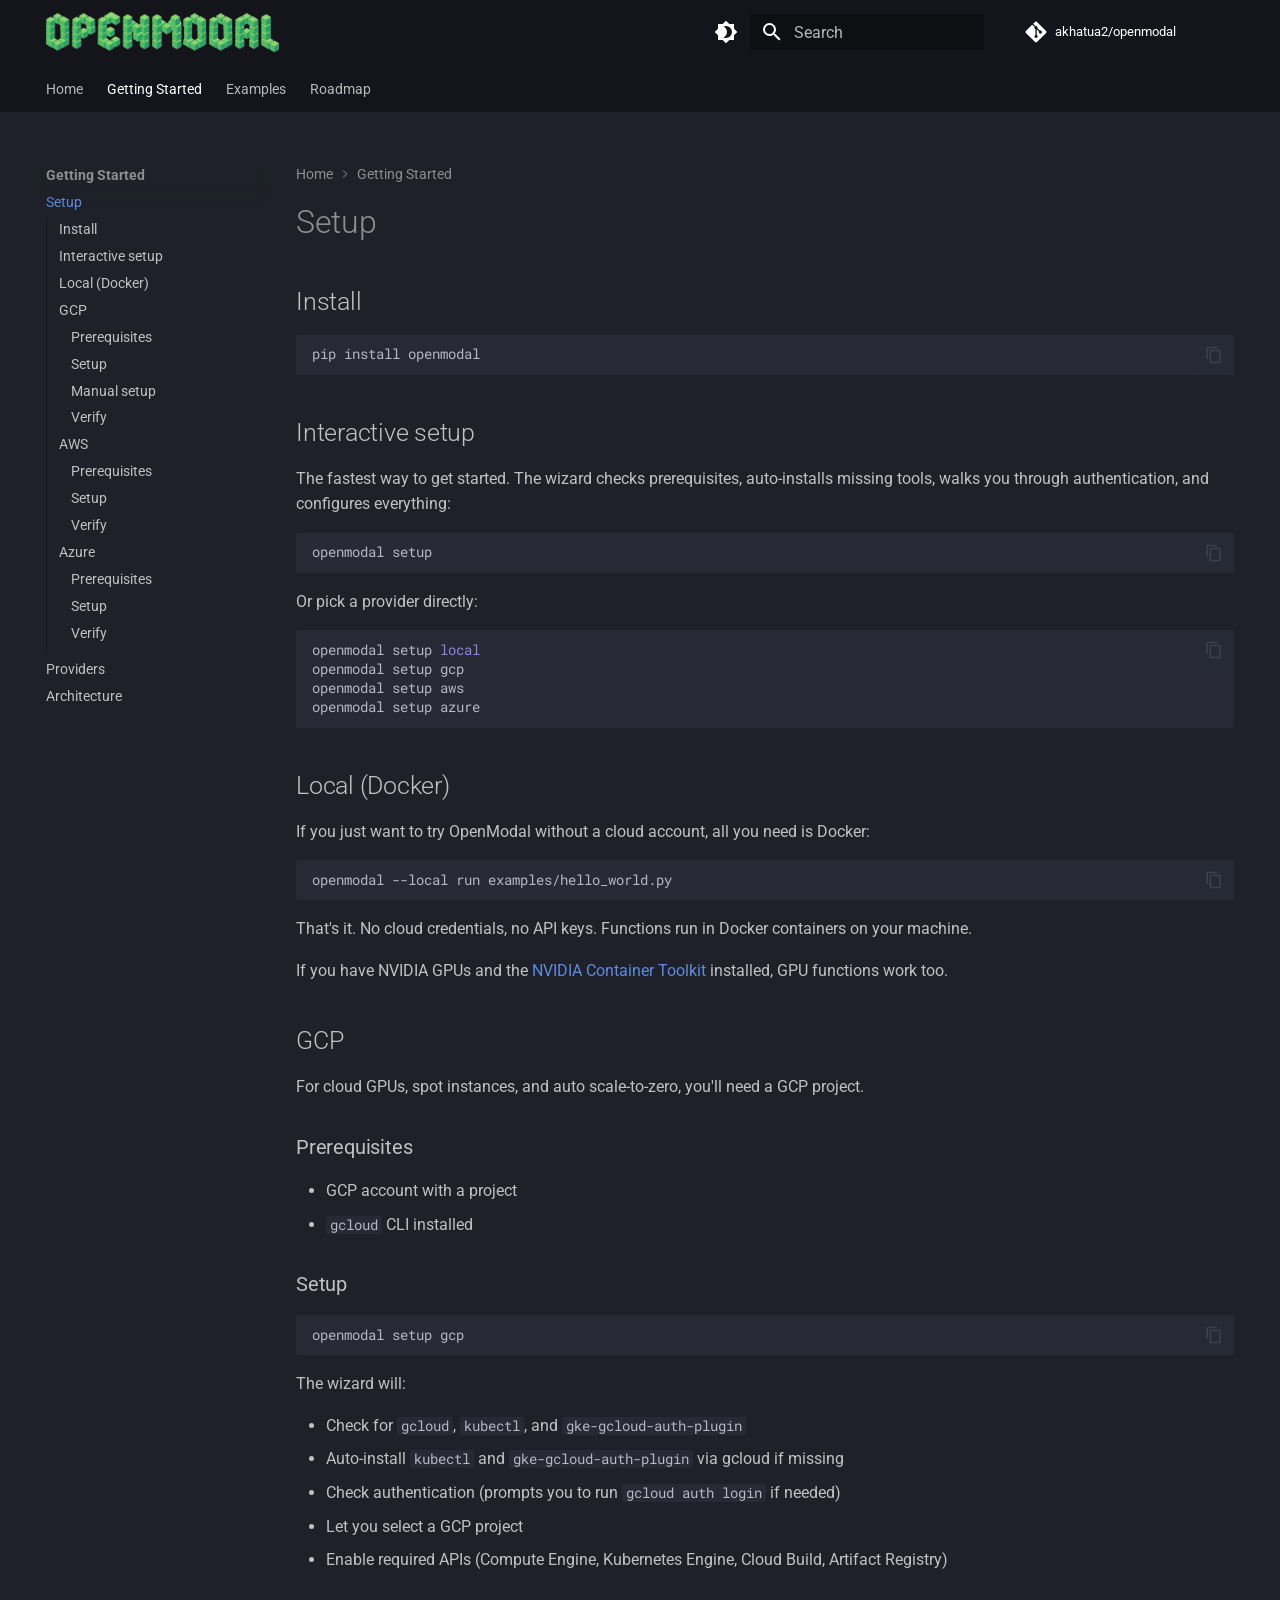
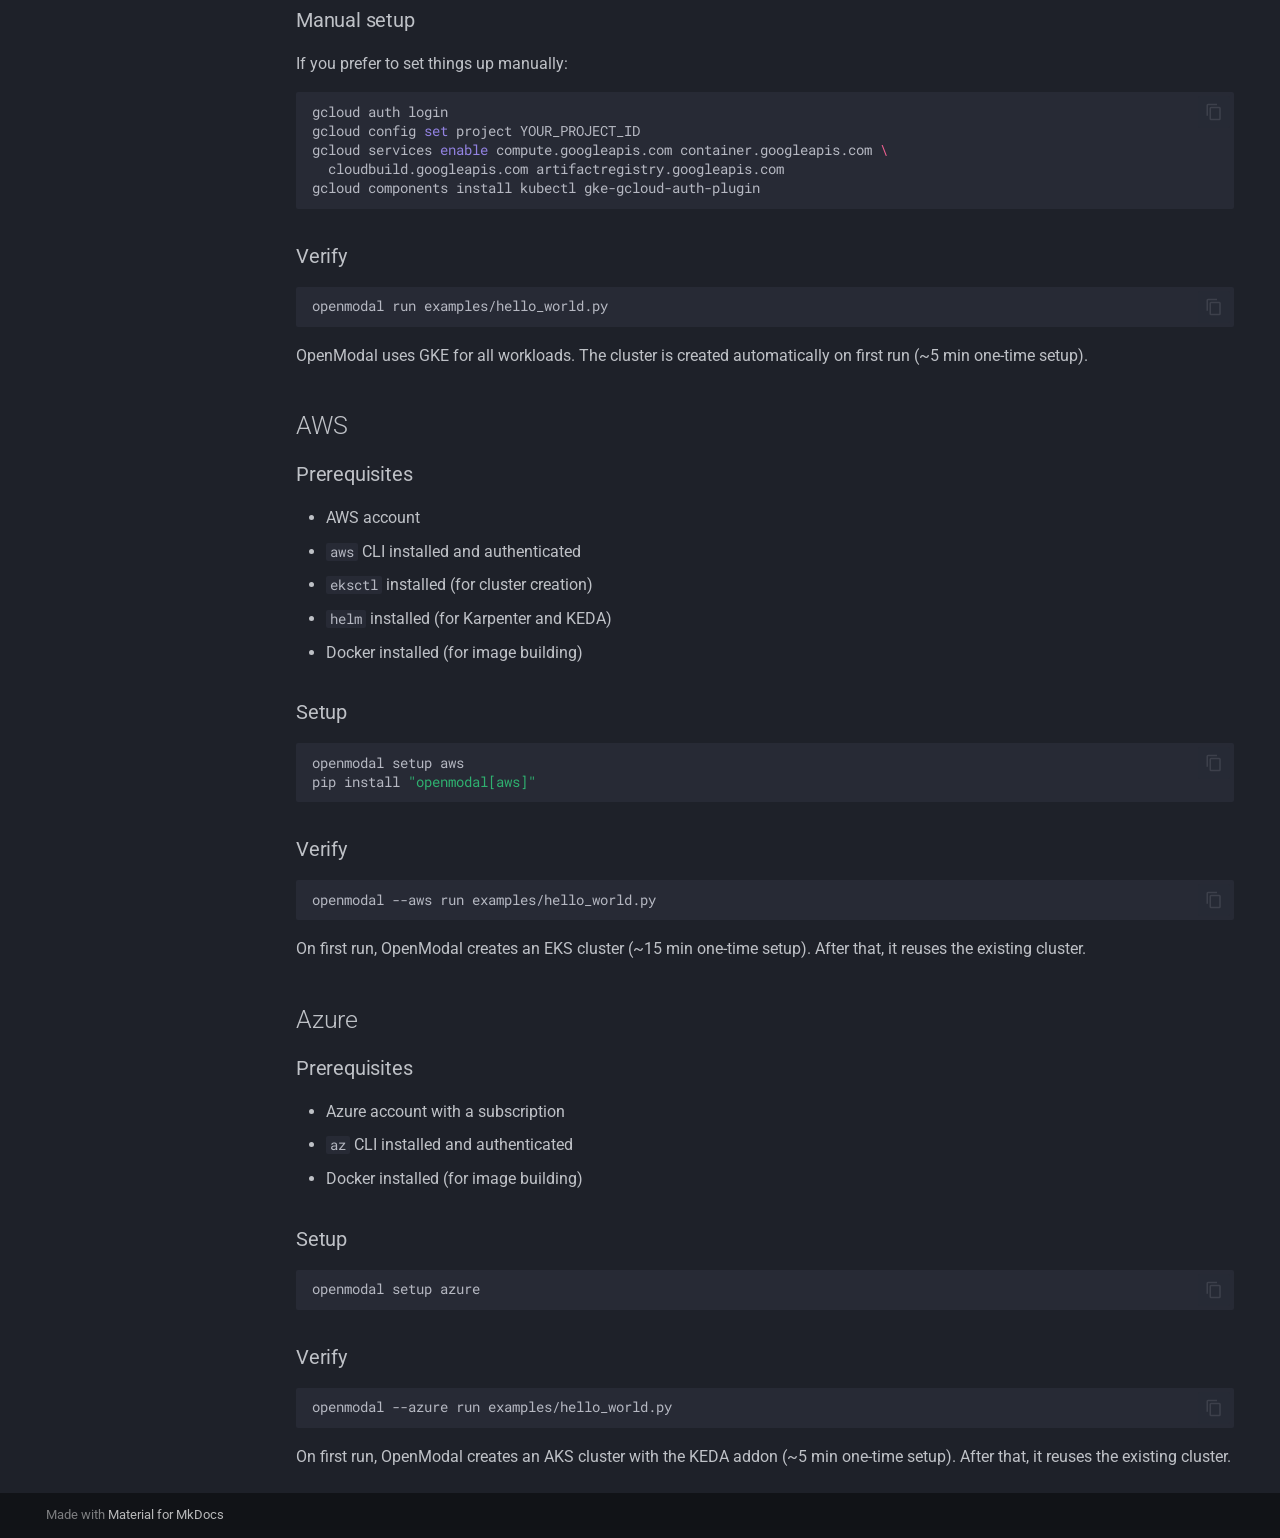
<file: setup/index.html>
<!doctype html>
<html lang="en" class="no-js">
  <head>
    
      <meta charset="utf-8">
      <meta name="viewport" content="width=device-width,initial-scale=1">
      
      
      
        <link rel="canonical" href="https://akhatua2.github.io/openmodal/setup/">
      
      
        <link rel="prev" href="..">
      
      
        <link rel="next" href="../providers/">
      
      
        
      
      
      <link rel="icon" href="../favicon.png">
      <meta name="generator" content="mkdocs-1.6.1, mkdocs-material-9.7.6">
    
    
      
        <title>Setup - OpenModal</title>
      
    
    
      <link rel="stylesheet" href="../assets/stylesheets/main.484c7ddc.min.css">
      
        
        <link rel="stylesheet" href="../assets/stylesheets/palette.ab4e12ef.min.css">
      
      


    
    
      
    
    
      
        
        
        <link rel="preconnect" href="https://fonts.gstatic.com" crossorigin>
        <link rel="stylesheet" href="https://fonts.googleapis.com/css?family=Roboto:300,300i,400,400i,700,700i%7CRoboto+Mono:400,400i,700,700i&display=fallback">
        <style>:root{--md-text-font:"Roboto";--md-code-font:"Roboto Mono"}</style>
      
    
    
      <link rel="stylesheet" href="../stylesheets/extra.css">
    
      <link rel="stylesheet" href="../stylesheets/mermaid.css">
    
    <script>__md_scope=new URL("..",location),__md_hash=e=>[...e].reduce(((e,_)=>(e<<5)-e+_.charCodeAt(0)),0),__md_get=(e,_=localStorage,t=__md_scope)=>JSON.parse(_.getItem(t.pathname+"."+e)),__md_set=(e,_,t=localStorage,a=__md_scope)=>{try{t.setItem(a.pathname+"."+e,JSON.stringify(_))}catch(e){}}</script>
    
      

    
    
  </head>
  
  
    
    
      
    
    
    
    
    <body dir="ltr" data-md-color-scheme="slate" data-md-color-primary="black" data-md-color-accent="indigo">
  
    
    <input class="md-toggle" data-md-toggle="drawer" type="checkbox" id="__drawer" autocomplete="off">
    <input class="md-toggle" data-md-toggle="search" type="checkbox" id="__search" autocomplete="off">
    <label class="md-overlay" for="__drawer"></label>
    <div data-md-component="skip">
      
        
        <a href="#setup" class="md-skip">
          Skip to content
        </a>
      
    </div>
    <div data-md-component="announce">
      
    </div>
    
    
      

<header class="md-header" data-md-component="header">
  <nav class="md-header__inner md-grid" aria-label="Header">
    <a href=".." title="OpenModal" class="md-header__button md-logo" aria-label="OpenModal" data-md-component="logo">
      
  <img src="../openmodal.png" alt="logo">

    </a>
    <label class="md-header__button md-icon" for="__drawer">
      
      <svg xmlns="http://www.w3.org/2000/svg" viewBox="0 0 24 24"><path d="M3 6h18v2H3zm0 5h18v2H3zm0 5h18v2H3z"/></svg>
    </label>
    <div class="md-header__title" data-md-component="header-title">
      <div class="md-header__ellipsis">
        <div class="md-header__topic">
          <span class="md-ellipsis">
            OpenModal
          </span>
        </div>
        <div class="md-header__topic" data-md-component="header-topic">
          <span class="md-ellipsis">
            
              Setup
            
          </span>
        </div>
      </div>
    </div>
    
      
        <form class="md-header__option" data-md-component="palette">
  
    
    
    
    <input class="md-option" data-md-color-media="" data-md-color-scheme="slate" data-md-color-primary="black" data-md-color-accent="indigo"  aria-label="Light mode"  type="radio" name="__palette" id="__palette_0">
    
      <label class="md-header__button md-icon" title="Light mode" for="__palette_1" hidden>
        <svg xmlns="http://www.w3.org/2000/svg" viewBox="0 0 24 24"><path d="M12 18c-.89 0-1.74-.2-2.5-.55C11.56 16.5 13 14.42 13 12s-1.44-4.5-3.5-5.45C10.26 6.2 11.11 6 12 6a6 6 0 0 1 6 6 6 6 0 0 1-6 6m8-9.31V4h-4.69L12 .69 8.69 4H4v4.69L.69 12 4 15.31V20h4.69L12 23.31 15.31 20H20v-4.69L23.31 12z"/></svg>
      </label>
    
  
    
    
    
    <input class="md-option" data-md-color-media="" data-md-color-scheme="default" data-md-color-primary="black" data-md-color-accent="indigo"  aria-label="Dark mode"  type="radio" name="__palette" id="__palette_1">
    
      <label class="md-header__button md-icon" title="Dark mode" for="__palette_0" hidden>
        <svg xmlns="http://www.w3.org/2000/svg" viewBox="0 0 24 24"><path d="M12 8a4 4 0 0 0-4 4 4 4 0 0 0 4 4 4 4 0 0 0 4-4 4 4 0 0 0-4-4m0 10a6 6 0 0 1-6-6 6 6 0 0 1 6-6 6 6 0 0 1 6 6 6 6 0 0 1-6 6m8-9.31V4h-4.69L12 .69 8.69 4H4v4.69L.69 12 4 15.31V20h4.69L12 23.31 15.31 20H20v-4.69L23.31 12z"/></svg>
      </label>
    
  
</form>
      
    
    
      <script>var palette=__md_get("__palette");if(palette&&palette.color){if("(prefers-color-scheme)"===palette.color.media){var media=matchMedia("(prefers-color-scheme: light)"),input=document.querySelector(media.matches?"[data-md-color-media='(prefers-color-scheme: light)']":"[data-md-color-media='(prefers-color-scheme: dark)']");palette.color.media=input.getAttribute("data-md-color-media"),palette.color.scheme=input.getAttribute("data-md-color-scheme"),palette.color.primary=input.getAttribute("data-md-color-primary"),palette.color.accent=input.getAttribute("data-md-color-accent")}for(var[key,value]of Object.entries(palette.color))document.body.setAttribute("data-md-color-"+key,value)}</script>
    
    
    
      
      
        <label class="md-header__button md-icon" for="__search">
          
          <svg xmlns="http://www.w3.org/2000/svg" viewBox="0 0 24 24"><path d="M9.5 3A6.5 6.5 0 0 1 16 9.5c0 1.61-.59 3.09-1.56 4.23l.27.27h.79l5 5-1.5 1.5-5-5v-.79l-.27-.27A6.52 6.52 0 0 1 9.5 16 6.5 6.5 0 0 1 3 9.5 6.5 6.5 0 0 1 9.5 3m0 2C7 5 5 7 5 9.5S7 14 9.5 14 14 12 14 9.5 12 5 9.5 5"/></svg>
        </label>
        <div class="md-search" data-md-component="search" role="dialog">
  <label class="md-search__overlay" for="__search"></label>
  <div class="md-search__inner" role="search">
    <form class="md-search__form" name="search">
      <input type="text" class="md-search__input" name="query" aria-label="Search" placeholder="Search" autocapitalize="off" autocorrect="off" autocomplete="off" spellcheck="false" data-md-component="search-query" required>
      <label class="md-search__icon md-icon" for="__search">
        
        <svg xmlns="http://www.w3.org/2000/svg" viewBox="0 0 24 24"><path d="M9.5 3A6.5 6.5 0 0 1 16 9.5c0 1.61-.59 3.09-1.56 4.23l.27.27h.79l5 5-1.5 1.5-5-5v-.79l-.27-.27A6.52 6.52 0 0 1 9.5 16 6.5 6.5 0 0 1 3 9.5 6.5 6.5 0 0 1 9.5 3m0 2C7 5 5 7 5 9.5S7 14 9.5 14 14 12 14 9.5 12 5 9.5 5"/></svg>
        
        <svg xmlns="http://www.w3.org/2000/svg" viewBox="0 0 24 24"><path d="M20 11v2H8l5.5 5.5-1.42 1.42L4.16 12l7.92-7.92L13.5 5.5 8 11z"/></svg>
      </label>
      <nav class="md-search__options" aria-label="Search">
        
        <button type="reset" class="md-search__icon md-icon" title="Clear" aria-label="Clear" tabindex="-1">
          
          <svg xmlns="http://www.w3.org/2000/svg" viewBox="0 0 24 24"><path d="M19 6.41 17.59 5 12 10.59 6.41 5 5 6.41 10.59 12 5 17.59 6.41 19 12 13.41 17.59 19 19 17.59 13.41 12z"/></svg>
        </button>
      </nav>
      
    </form>
    <div class="md-search__output">
      <div class="md-search__scrollwrap" tabindex="0" data-md-scrollfix>
        <div class="md-search-result" data-md-component="search-result">
          <div class="md-search-result__meta">
            Initializing search
          </div>
          <ol class="md-search-result__list" role="presentation"></ol>
        </div>
      </div>
    </div>
  </div>
</div>
      
    
    
      <div class="md-header__source">
        <a href="https://github.com/akhatua2/openmodal" title="Go to repository" class="md-source" data-md-component="source">
  <div class="md-source__icon md-icon">
    
    <svg xmlns="http://www.w3.org/2000/svg" viewBox="0 0 448 512"><!--! Font Awesome Free 7.1.0 by @fontawesome - https://fontawesome.com License - https://fontawesome.com/license/free (Icons: CC BY 4.0, Fonts: SIL OFL 1.1, Code: MIT License) Copyright 2025 Fonticons, Inc.--><path d="M439.6 236.1 244 40.5c-5.4-5.5-12.8-8.5-20.4-8.5s-15 3-20.4 8.4L162.5 81l51.5 51.5c27.1-9.1 52.7 16.8 43.4 43.7l49.7 49.7c34.2-11.8 61.2 31 35.5 56.7-26.5 26.5-70.2-2.9-56-37.3L240.3 199v121.9c25.3 12.5 22.3 41.8 9.1 55-6.4 6.4-15.2 10.1-24.3 10.1s-17.8-3.6-24.3-10.1c-17.6-17.6-11.1-46.9 11.2-56v-123c-20.8-8.5-24.6-30.7-18.6-45L142.6 101 8.5 235.1C3 240.6 0 247.9 0 255.5s3 15 8.5 20.4l195.6 195.7c5.4 5.4 12.7 8.4 20.4 8.4s15-3 20.4-8.4l194.7-194.7c5.4-5.4 8.4-12.8 8.4-20.4s-3-15-8.4-20.4"/></svg>
  </div>
  <div class="md-source__repository">
    akhatua2/openmodal
  </div>
</a>
      </div>
    
  </nav>
  
</header>
    
    <div class="md-container" data-md-component="container">
      
      
        
          
            
<nav class="md-tabs" aria-label="Tabs" data-md-component="tabs">
  <div class="md-grid">
    <ul class="md-tabs__list">
      
        
  
  
  
  
    <li class="md-tabs__item">
      <a href=".." class="md-tabs__link">
        
  
  
    
  
  Home

      </a>
    </li>
  

      
        
  
  
  
    
  
  
    
    
      <li class="md-tabs__item md-tabs__item--active">
        <a href="./" class="md-tabs__link">
          
  
  
  Getting Started

        </a>
      </li>
    
  

      
        
  
  
  
  
    
    
      <li class="md-tabs__item">
        <a href="../examples/" class="md-tabs__link">
          
  
  
  Examples

        </a>
      </li>
    
  

      
        
  
  
  
  
    <li class="md-tabs__item">
      <a href="../roadmap/" class="md-tabs__link">
        
  
  
    
  
  Roadmap

      </a>
    </li>
  

      
    </ul>
  </div>
</nav>
          
        
      
      <main class="md-main" data-md-component="main">
        <div class="md-main__inner md-grid">
          
            
              
              <div class="md-sidebar md-sidebar--primary" data-md-component="sidebar" data-md-type="navigation" >
                <div class="md-sidebar__scrollwrap">
                  <div class="md-sidebar__inner">
                    


  


  

<nav class="md-nav md-nav--primary md-nav--lifted md-nav--integrated" aria-label="Navigation" data-md-level="0">
  <label class="md-nav__title" for="__drawer">
    <a href=".." title="OpenModal" class="md-nav__button md-logo" aria-label="OpenModal" data-md-component="logo">
      
  <img src="../openmodal.png" alt="logo">

    </a>
    OpenModal
  </label>
  
    <div class="md-nav__source">
      <a href="https://github.com/akhatua2/openmodal" title="Go to repository" class="md-source" data-md-component="source">
  <div class="md-source__icon md-icon">
    
    <svg xmlns="http://www.w3.org/2000/svg" viewBox="0 0 448 512"><!--! Font Awesome Free 7.1.0 by @fontawesome - https://fontawesome.com License - https://fontawesome.com/license/free (Icons: CC BY 4.0, Fonts: SIL OFL 1.1, Code: MIT License) Copyright 2025 Fonticons, Inc.--><path d="M439.6 236.1 244 40.5c-5.4-5.5-12.8-8.5-20.4-8.5s-15 3-20.4 8.4L162.5 81l51.5 51.5c27.1-9.1 52.7 16.8 43.4 43.7l49.7 49.7c34.2-11.8 61.2 31 35.5 56.7-26.5 26.5-70.2-2.9-56-37.3L240.3 199v121.9c25.3 12.5 22.3 41.8 9.1 55-6.4 6.4-15.2 10.1-24.3 10.1s-17.8-3.6-24.3-10.1c-17.6-17.6-11.1-46.9 11.2-56v-123c-20.8-8.5-24.6-30.7-18.6-45L142.6 101 8.5 235.1C3 240.6 0 247.9 0 255.5s3 15 8.5 20.4l195.6 195.7c5.4 5.4 12.7 8.4 20.4 8.4s15-3 20.4-8.4l194.7-194.7c5.4-5.4 8.4-12.8 8.4-20.4s-3-15-8.4-20.4"/></svg>
  </div>
  <div class="md-source__repository">
    akhatua2/openmodal
  </div>
</a>
    </div>
  
  <ul class="md-nav__list" data-md-scrollfix>
    
      
      
  
  
  
  
    <li class="md-nav__item">
      <a href=".." class="md-nav__link">
        
  
  
  <span class="md-ellipsis">
    
  
    Home
  

    
  </span>
  
  

      </a>
    </li>
  

    
      
      
  
  
    
  
  
  
    
    
    
    
      
        
        
      
      
        
      
    
    
    <li class="md-nav__item md-nav__item--active md-nav__item--section md-nav__item--nested">
      
        
        
        <input class="md-nav__toggle md-toggle " type="checkbox" id="__nav_2" checked>
        
          
          <label class="md-nav__link" for="__nav_2" id="__nav_2_label" tabindex="">
            
  
  
  <span class="md-ellipsis">
    
  
    Getting Started
  

    
  </span>
  
  

            <span class="md-nav__icon md-icon"></span>
          </label>
        
        <nav class="md-nav" data-md-level="1" aria-labelledby="__nav_2_label" aria-expanded="true">
          <label class="md-nav__title" for="__nav_2">
            <span class="md-nav__icon md-icon"></span>
            
  
    Getting Started
  

          </label>
          <ul class="md-nav__list" data-md-scrollfix>
            
              
                
  
  
    
  
  
  
    <li class="md-nav__item md-nav__item--active">
      
      <input class="md-nav__toggle md-toggle" type="checkbox" id="__toc">
      
      
        
      
      
        <label class="md-nav__link md-nav__link--active" for="__toc">
          
  
  
  <span class="md-ellipsis">
    
  
    Setup
  

    
  </span>
  
  

          <span class="md-nav__icon md-icon"></span>
        </label>
      
      <a href="./" class="md-nav__link md-nav__link--active">
        
  
  
  <span class="md-ellipsis">
    
  
    Setup
  

    
  </span>
  
  

      </a>
      
        

<nav class="md-nav md-nav--secondary" aria-label="Table of contents">
  
  
  
    
  
  
    <label class="md-nav__title" for="__toc">
      <span class="md-nav__icon md-icon"></span>
      Table of contents
    </label>
    <ul class="md-nav__list" data-md-component="toc" data-md-scrollfix>
      
        <li class="md-nav__item">
  <a href="#install" class="md-nav__link">
    <span class="md-ellipsis">
      
        Install
      
    </span>
  </a>
  
</li>
      
        <li class="md-nav__item">
  <a href="#interactive-setup" class="md-nav__link">
    <span class="md-ellipsis">
      
        Interactive setup
      
    </span>
  </a>
  
</li>
      
        <li class="md-nav__item">
  <a href="#local-docker" class="md-nav__link">
    <span class="md-ellipsis">
      
        Local (Docker)
      
    </span>
  </a>
  
</li>
      
        <li class="md-nav__item">
  <a href="#gcp" class="md-nav__link">
    <span class="md-ellipsis">
      
        GCP
      
    </span>
  </a>
  
    <nav class="md-nav" aria-label="GCP">
      <ul class="md-nav__list">
        
          <li class="md-nav__item">
  <a href="#prerequisites" class="md-nav__link">
    <span class="md-ellipsis">
      
        Prerequisites
      
    </span>
  </a>
  
</li>
        
          <li class="md-nav__item">
  <a href="#setup_1" class="md-nav__link">
    <span class="md-ellipsis">
      
        Setup
      
    </span>
  </a>
  
</li>
        
          <li class="md-nav__item">
  <a href="#manual-setup" class="md-nav__link">
    <span class="md-ellipsis">
      
        Manual setup
      
    </span>
  </a>
  
</li>
        
          <li class="md-nav__item">
  <a href="#verify" class="md-nav__link">
    <span class="md-ellipsis">
      
        Verify
      
    </span>
  </a>
  
</li>
        
      </ul>
    </nav>
  
</li>
      
        <li class="md-nav__item">
  <a href="#aws" class="md-nav__link">
    <span class="md-ellipsis">
      
        AWS
      
    </span>
  </a>
  
    <nav class="md-nav" aria-label="AWS">
      <ul class="md-nav__list">
        
          <li class="md-nav__item">
  <a href="#prerequisites_1" class="md-nav__link">
    <span class="md-ellipsis">
      
        Prerequisites
      
    </span>
  </a>
  
</li>
        
          <li class="md-nav__item">
  <a href="#setup_2" class="md-nav__link">
    <span class="md-ellipsis">
      
        Setup
      
    </span>
  </a>
  
</li>
        
          <li class="md-nav__item">
  <a href="#verify_1" class="md-nav__link">
    <span class="md-ellipsis">
      
        Verify
      
    </span>
  </a>
  
</li>
        
      </ul>
    </nav>
  
</li>
      
        <li class="md-nav__item">
  <a href="#azure" class="md-nav__link">
    <span class="md-ellipsis">
      
        Azure
      
    </span>
  </a>
  
    <nav class="md-nav" aria-label="Azure">
      <ul class="md-nav__list">
        
          <li class="md-nav__item">
  <a href="#prerequisites_2" class="md-nav__link">
    <span class="md-ellipsis">
      
        Prerequisites
      
    </span>
  </a>
  
</li>
        
          <li class="md-nav__item">
  <a href="#setup_3" class="md-nav__link">
    <span class="md-ellipsis">
      
        Setup
      
    </span>
  </a>
  
</li>
        
          <li class="md-nav__item">
  <a href="#verify_2" class="md-nav__link">
    <span class="md-ellipsis">
      
        Verify
      
    </span>
  </a>
  
</li>
        
      </ul>
    </nav>
  
</li>
      
    </ul>
  
</nav>
      
    </li>
  

              
            
              
                
  
  
  
  
    <li class="md-nav__item">
      <a href="../providers/" class="md-nav__link">
        
  
  
  <span class="md-ellipsis">
    
  
    Providers
  

    
  </span>
  
  

      </a>
    </li>
  

              
            
              
                
  
  
  
  
    <li class="md-nav__item">
      <a href="../architecture/" class="md-nav__link">
        
  
  
  <span class="md-ellipsis">
    
  
    Architecture
  

    
  </span>
  
  

      </a>
    </li>
  

              
            
          </ul>
        </nav>
      
    </li>
  

    
      
      
  
  
  
  
    
    
    
    
      
      
        
      
    
    
    <li class="md-nav__item md-nav__item--nested">
      
        
        
        <input class="md-nav__toggle md-toggle " type="checkbox" id="__nav_3" >
        
          
          <label class="md-nav__link" for="__nav_3" id="__nav_3_label" tabindex="0">
            
  
  
  <span class="md-ellipsis">
    
  
    Examples
  

    
  </span>
  
  

            <span class="md-nav__icon md-icon"></span>
          </label>
        
        <nav class="md-nav" data-md-level="1" aria-labelledby="__nav_3_label" aria-expanded="false">
          <label class="md-nav__title" for="__nav_3">
            <span class="md-nav__icon md-icon"></span>
            
  
    Examples
  

          </label>
          <ul class="md-nav__list" data-md-scrollfix>
            
              
                
  
  
  
  
    <li class="md-nav__item">
      <a href="../examples/" class="md-nav__link">
        
  
  
  <span class="md-ellipsis">
    
  
    Overview
  

    
  </span>
  
  

      </a>
    </li>
  

              
            
              
                
  
  
  
  
    
    
    
    
      
      
        
      
    
    
    <li class="md-nav__item md-nav__item--nested">
      
        
        
        <input class="md-nav__toggle md-toggle " type="checkbox" id="__nav_3_2" >
        
          
          <label class="md-nav__link" for="__nav_3_2" id="__nav_3_2_label" tabindex="0">
            
  
  
  <span class="md-ellipsis">
    
  
    Getting Started
  

    
  </span>
  
  

            <span class="md-nav__icon md-icon"></span>
          </label>
        
        <nav class="md-nav" data-md-level="2" aria-labelledby="__nav_3_2_label" aria-expanded="false">
          <label class="md-nav__title" for="__nav_3_2">
            <span class="md-nav__icon md-icon"></span>
            
  
    Getting Started
  

          </label>
          <ul class="md-nav__list" data-md-scrollfix>
            
              
                
  
  
  
  
    <li class="md-nav__item">
      <a href="../examples/hello_world/" class="md-nav__link">
        
  
  
  <span class="md-ellipsis">
    
  
    Hello World
  

    
  </span>
  
  

      </a>
    </li>
  

              
            
              
                
  
  
  
  
    <li class="md-nav__item">
      <a href="../examples/web_scraper/" class="md-nav__link">
        
  
  
  <span class="md-ellipsis">
    
  
    Web Scraper
  

    
  </span>
  
  

      </a>
    </li>
  

              
            
          </ul>
        </nav>
      
    </li>
  

              
            
              
                
  
  
  
  
    
    
    
    
      
      
        
      
    
    
    <li class="md-nav__item md-nav__item--nested">
      
        
        
        <input class="md-nav__toggle md-toggle " type="checkbox" id="__nav_3_3" >
        
          
          <label class="md-nav__link" for="__nav_3_3" id="__nav_3_3_label" tabindex="0">
            
  
  
  <span class="md-ellipsis">
    
  
    GPU
  

    
  </span>
  
  

            <span class="md-nav__icon md-icon"></span>
          </label>
        
        <nav class="md-nav" data-md-level="2" aria-labelledby="__nav_3_3_label" aria-expanded="false">
          <label class="md-nav__title" for="__nav_3_3">
            <span class="md-nav__icon md-icon"></span>
            
  
    GPU
  

          </label>
          <ul class="md-nav__list" data-md-scrollfix>
            
              
                
  
  
  
  
    <li class="md-nav__item">
      <a href="../examples/vllm_serving/" class="md-nav__link">
        
  
  
  <span class="md-ellipsis">
    
  
    vLLM Serving
  

    
  </span>
  
  

      </a>
    </li>
  

              
            
              
                
  
  
  
  
    <li class="md-nav__item">
      <a href="../examples/sft_finetune/" class="md-nav__link">
        
  
  
  <span class="md-ellipsis">
    
  
    SFT Finetuning
  

    
  </span>
  
  

      </a>
    </li>
  

              
            
          </ul>
        </nav>
      
    </li>
  

              
            
              
                
  
  
  
  
    
    
    
    
      
      
        
      
    
    
    <li class="md-nav__item md-nav__item--nested">
      
        
        
        <input class="md-nav__toggle md-toggle " type="checkbox" id="__nav_3_4" >
        
          
          <label class="md-nav__link" for="__nav_3_4" id="__nav_3_4_label" tabindex="0">
            
  
  
  <span class="md-ellipsis">
    
  
    Sandboxes
  

    
  </span>
  
  

            <span class="md-nav__icon md-icon"></span>
          </label>
        
        <nav class="md-nav" data-md-level="2" aria-labelledby="__nav_3_4_label" aria-expanded="false">
          <label class="md-nav__title" for="__nav_3_4">
            <span class="md-nav__icon md-icon"></span>
            
  
    Sandboxes
  

          </label>
          <ul class="md-nav__list" data-md-scrollfix>
            
              
                
  
  
  
  
    <li class="md-nav__item">
      <a href="../examples/sandbox/" class="md-nav__link">
        
  
  
  <span class="md-ellipsis">
    
  
    Sandboxes
  

    
  </span>
  
  

      </a>
    </li>
  

              
            
          </ul>
        </nav>
      
    </li>
  

              
            
              
                
  
  
  
  
    
    
    
    
      
      
        
      
    
    
    <li class="md-nav__item md-nav__item--nested">
      
        
        
        <input class="md-nav__toggle md-toggle " type="checkbox" id="__nav_3_5" >
        
          
          <label class="md-nav__link" for="__nav_3_5" id="__nav_3_5_label" tabindex="0">
            
  
  
  <span class="md-ellipsis">
    
  
    Benchmarks
  

    
  </span>
  
  

            <span class="md-nav__icon md-icon"></span>
          </label>
        
        <nav class="md-nav" data-md-level="2" aria-labelledby="__nav_3_5_label" aria-expanded="false">
          <label class="md-nav__title" for="__nav_3_5">
            <span class="md-nav__icon md-icon"></span>
            
  
    Benchmarks
  

          </label>
          <ul class="md-nav__list" data-md-scrollfix>
            
              
                
  
  
  
  
    <li class="md-nav__item">
      <a href="../examples/cooperbench/" class="md-nav__link">
        
  
  
  <span class="md-ellipsis">
    
  
    CooperBench
  

    
  </span>
  
  

      </a>
    </li>
  

              
            
              
                
  
  
  
  
    <li class="md-nav__item">
      <a href="../examples/harbor/" class="md-nav__link">
        
  
  
  <span class="md-ellipsis">
    
  
    SWE-bench with Harbor
  

    
  </span>
  
  

      </a>
    </li>
  

              
            
          </ul>
        </nav>
      
    </li>
  

              
            
          </ul>
        </nav>
      
    </li>
  

    
      
      
  
  
  
  
    <li class="md-nav__item">
      <a href="../roadmap/" class="md-nav__link">
        
  
  
  <span class="md-ellipsis">
    
  
    Roadmap
  

    
  </span>
  
  

      </a>
    </li>
  

    
  </ul>
</nav>
                  </div>
                </div>
              </div>
            
            
          
          
            <div class="md-content" data-md-component="content">
              
                



  


  <nav class="md-path" aria-label="Navigation" >
    <ol class="md-path__list">
      
        
  
  
    <li class="md-path__item">
      <a href=".." class="md-path__link">
        
  <span class="md-ellipsis">
    Home
  </span>

      </a>
    </li>
  

      
      
        
  
  
    
    
      <li class="md-path__item">
        <a href="./" class="md-path__link">
          
  <span class="md-ellipsis">
    Getting Started
  </span>

        </a>
      </li>
    
  

      
    </ol>
  </nav>

              
              <article class="md-content__inner md-typeset">
                
                  


  
  


<h1 id="setup">Setup<a class="headerlink" href="#setup" title="Permanent link">&para;</a></h1>
<h2 id="install">Install<a class="headerlink" href="#install" title="Permanent link">&para;</a></h2>
<div class="highlight"><pre><span></span><code><a id="__codelineno-0-1" name="__codelineno-0-1" href="#__codelineno-0-1"></a>pip<span class="w"> </span>install<span class="w"> </span>openmodal
</code></pre></div>
<h2 id="interactive-setup">Interactive setup<a class="headerlink" href="#interactive-setup" title="Permanent link">&para;</a></h2>
<p>The fastest way to get started. The wizard checks prerequisites, auto-installs missing tools, walks you through authentication, and configures everything:</p>
<div class="highlight"><pre><span></span><code><a id="__codelineno-1-1" name="__codelineno-1-1" href="#__codelineno-1-1"></a>openmodal<span class="w"> </span>setup
</code></pre></div>
<p>Or pick a provider directly:</p>
<div class="highlight"><pre><span></span><code><a id="__codelineno-2-1" name="__codelineno-2-1" href="#__codelineno-2-1"></a>openmodal<span class="w"> </span>setup<span class="w"> </span><span class="nb">local</span>
<a id="__codelineno-2-2" name="__codelineno-2-2" href="#__codelineno-2-2"></a>openmodal<span class="w"> </span>setup<span class="w"> </span>gcp
<a id="__codelineno-2-3" name="__codelineno-2-3" href="#__codelineno-2-3"></a>openmodal<span class="w"> </span>setup<span class="w"> </span>aws
<a id="__codelineno-2-4" name="__codelineno-2-4" href="#__codelineno-2-4"></a>openmodal<span class="w"> </span>setup<span class="w"> </span>azure
</code></pre></div>
<h2 id="local-docker">Local (Docker)<a class="headerlink" href="#local-docker" title="Permanent link">&para;</a></h2>
<p>If you just want to try OpenModal without a cloud account, all you need is Docker:</p>
<div class="highlight"><pre><span></span><code><a id="__codelineno-3-1" name="__codelineno-3-1" href="#__codelineno-3-1"></a>openmodal<span class="w"> </span>--local<span class="w"> </span>run<span class="w"> </span>examples/hello_world.py
</code></pre></div>
<p>That's it. No cloud credentials, no API keys. Functions run in Docker containers on your machine.</p>
<p>If you have NVIDIA GPUs and the <a href="https://docs.nvidia.com/datacenter/cloud-native/container-toolkit/install-guide.html">NVIDIA Container Toolkit</a> installed, GPU functions work too.</p>
<h2 id="gcp">GCP<a class="headerlink" href="#gcp" title="Permanent link">&para;</a></h2>
<p>For cloud GPUs, spot instances, and auto scale-to-zero, you'll need a GCP project.</p>
<h3 id="prerequisites">Prerequisites<a class="headerlink" href="#prerequisites" title="Permanent link">&para;</a></h3>
<ul>
<li>GCP account with a project</li>
<li><code>gcloud</code> CLI installed</li>
</ul>
<h3 id="setup_1">Setup<a class="headerlink" href="#setup_1" title="Permanent link">&para;</a></h3>
<div class="highlight"><pre><span></span><code><a id="__codelineno-4-1" name="__codelineno-4-1" href="#__codelineno-4-1"></a>openmodal<span class="w"> </span>setup<span class="w"> </span>gcp
</code></pre></div>
<p>The wizard will:</p>
<ul>
<li>Check for <code>gcloud</code>, <code>kubectl</code>, and <code>gke-gcloud-auth-plugin</code></li>
<li>Auto-install <code>kubectl</code> and <code>gke-gcloud-auth-plugin</code> via gcloud if missing</li>
<li>Check authentication (prompts you to run <code>gcloud auth login</code> if needed)</li>
<li>Let you select a GCP project</li>
<li>Enable required APIs (Compute Engine, Kubernetes Engine, Cloud Build, Artifact Registry)</li>
</ul>
<h3 id="manual-setup">Manual setup<a class="headerlink" href="#manual-setup" title="Permanent link">&para;</a></h3>
<p>If you prefer to set things up manually:</p>
<div class="highlight"><pre><span></span><code><a id="__codelineno-5-1" name="__codelineno-5-1" href="#__codelineno-5-1"></a>gcloud<span class="w"> </span>auth<span class="w"> </span>login
<a id="__codelineno-5-2" name="__codelineno-5-2" href="#__codelineno-5-2"></a>gcloud<span class="w"> </span>config<span class="w"> </span><span class="nb">set</span><span class="w"> </span>project<span class="w"> </span>YOUR_PROJECT_ID
<a id="__codelineno-5-3" name="__codelineno-5-3" href="#__codelineno-5-3"></a>gcloud<span class="w"> </span>services<span class="w"> </span><span class="nb">enable</span><span class="w"> </span>compute.googleapis.com<span class="w"> </span>container.googleapis.com<span class="w"> </span><span class="se">\</span>
<a id="__codelineno-5-4" name="__codelineno-5-4" href="#__codelineno-5-4"></a><span class="w">  </span>cloudbuild.googleapis.com<span class="w"> </span>artifactregistry.googleapis.com
<a id="__codelineno-5-5" name="__codelineno-5-5" href="#__codelineno-5-5"></a>gcloud<span class="w"> </span>components<span class="w"> </span>install<span class="w"> </span>kubectl<span class="w"> </span>gke-gcloud-auth-plugin
</code></pre></div>
<h3 id="verify">Verify<a class="headerlink" href="#verify" title="Permanent link">&para;</a></h3>
<div class="highlight"><pre><span></span><code><a id="__codelineno-6-1" name="__codelineno-6-1" href="#__codelineno-6-1"></a>openmodal<span class="w"> </span>run<span class="w"> </span>examples/hello_world.py
</code></pre></div>
<p>OpenModal uses GKE for all workloads. The cluster is created automatically on first run (~5 min one-time setup).</p>
<h2 id="aws">AWS<a class="headerlink" href="#aws" title="Permanent link">&para;</a></h2>
<h3 id="prerequisites_1">Prerequisites<a class="headerlink" href="#prerequisites_1" title="Permanent link">&para;</a></h3>
<ul>
<li>AWS account</li>
<li><code>aws</code> CLI installed and authenticated</li>
<li><code>eksctl</code> installed (for cluster creation)</li>
<li><code>helm</code> installed (for Karpenter and KEDA)</li>
<li>Docker installed (for image building)</li>
</ul>
<h3 id="setup_2">Setup<a class="headerlink" href="#setup_2" title="Permanent link">&para;</a></h3>
<div class="highlight"><pre><span></span><code><a id="__codelineno-7-1" name="__codelineno-7-1" href="#__codelineno-7-1"></a>openmodal<span class="w"> </span>setup<span class="w"> </span>aws
<a id="__codelineno-7-2" name="__codelineno-7-2" href="#__codelineno-7-2"></a>pip<span class="w"> </span>install<span class="w"> </span><span class="s2">&quot;openmodal[aws]&quot;</span>
</code></pre></div>
<h3 id="verify_1">Verify<a class="headerlink" href="#verify_1" title="Permanent link">&para;</a></h3>
<div class="highlight"><pre><span></span><code><a id="__codelineno-8-1" name="__codelineno-8-1" href="#__codelineno-8-1"></a>openmodal<span class="w"> </span>--aws<span class="w"> </span>run<span class="w"> </span>examples/hello_world.py
</code></pre></div>
<p>On first run, OpenModal creates an EKS cluster (~15 min one-time setup). After that, it reuses the existing cluster.</p>
<h2 id="azure">Azure<a class="headerlink" href="#azure" title="Permanent link">&para;</a></h2>
<h3 id="prerequisites_2">Prerequisites<a class="headerlink" href="#prerequisites_2" title="Permanent link">&para;</a></h3>
<ul>
<li>Azure account with a subscription</li>
<li><code>az</code> CLI installed and authenticated</li>
<li>Docker installed (for image building)</li>
</ul>
<h3 id="setup_3">Setup<a class="headerlink" href="#setup_3" title="Permanent link">&para;</a></h3>
<div class="highlight"><pre><span></span><code><a id="__codelineno-9-1" name="__codelineno-9-1" href="#__codelineno-9-1"></a>openmodal<span class="w"> </span>setup<span class="w"> </span>azure
</code></pre></div>
<h3 id="verify_2">Verify<a class="headerlink" href="#verify_2" title="Permanent link">&para;</a></h3>
<div class="highlight"><pre><span></span><code><a id="__codelineno-10-1" name="__codelineno-10-1" href="#__codelineno-10-1"></a>openmodal<span class="w"> </span>--azure<span class="w"> </span>run<span class="w"> </span>examples/hello_world.py
</code></pre></div>
<p>On first run, OpenModal creates an AKS cluster with the KEDA addon (~5 min one-time setup). After that, it reuses the existing cluster.</p>












                
              </article>
            </div>
          
          
<script>var target=document.getElementById(location.hash.slice(1));target&&target.name&&(target.checked=target.name.startsWith("__tabbed_"))</script>
        </div>
        
          <button type="button" class="md-top md-icon" data-md-component="top" hidden>
  
  <svg xmlns="http://www.w3.org/2000/svg" viewBox="0 0 24 24"><path d="M13 20h-2V8l-5.5 5.5-1.42-1.42L12 4.16l7.92 7.92-1.42 1.42L13 8z"/></svg>
  Back to top
</button>
        
      </main>
      
        <footer class="md-footer">
  
  <div class="md-footer-meta md-typeset">
    <div class="md-footer-meta__inner md-grid">
      <div class="md-copyright">
  
  
    Made with
    <a href="https://squidfunk.github.io/mkdocs-material/" target="_blank" rel="noopener">
      Material for MkDocs
    </a>
  
</div>
      
    </div>
  </div>
</footer>
      
    </div>
    <div class="md-dialog" data-md-component="dialog">
      <div class="md-dialog__inner md-typeset"></div>
    </div>
    
    
    
      
      
      <script id="__config" type="application/json">{"annotate": null, "base": "..", "features": ["navigation.instant", "navigation.sections", "navigation.tabs", "navigation.top", "navigation.path", "content.code.copy", "toc.integrate"], "search": "../assets/javascripts/workers/search.2c215733.min.js", "tags": null, "translations": {"clipboard.copied": "Copied to clipboard", "clipboard.copy": "Copy to clipboard", "search.result.more.one": "1 more on this page", "search.result.more.other": "# more on this page", "search.result.none": "No matching documents", "search.result.one": "1 matching document", "search.result.other": "# matching documents", "search.result.placeholder": "Type to start searching", "search.result.term.missing": "Missing", "select.version": "Select version"}, "version": null}</script>
    
    
      <script src="../assets/javascripts/bundle.79ae519e.min.js"></script>
      
        <script src="../javascripts/mermaid-init.js"></script>
      
    
  </body>
</html>
</file>
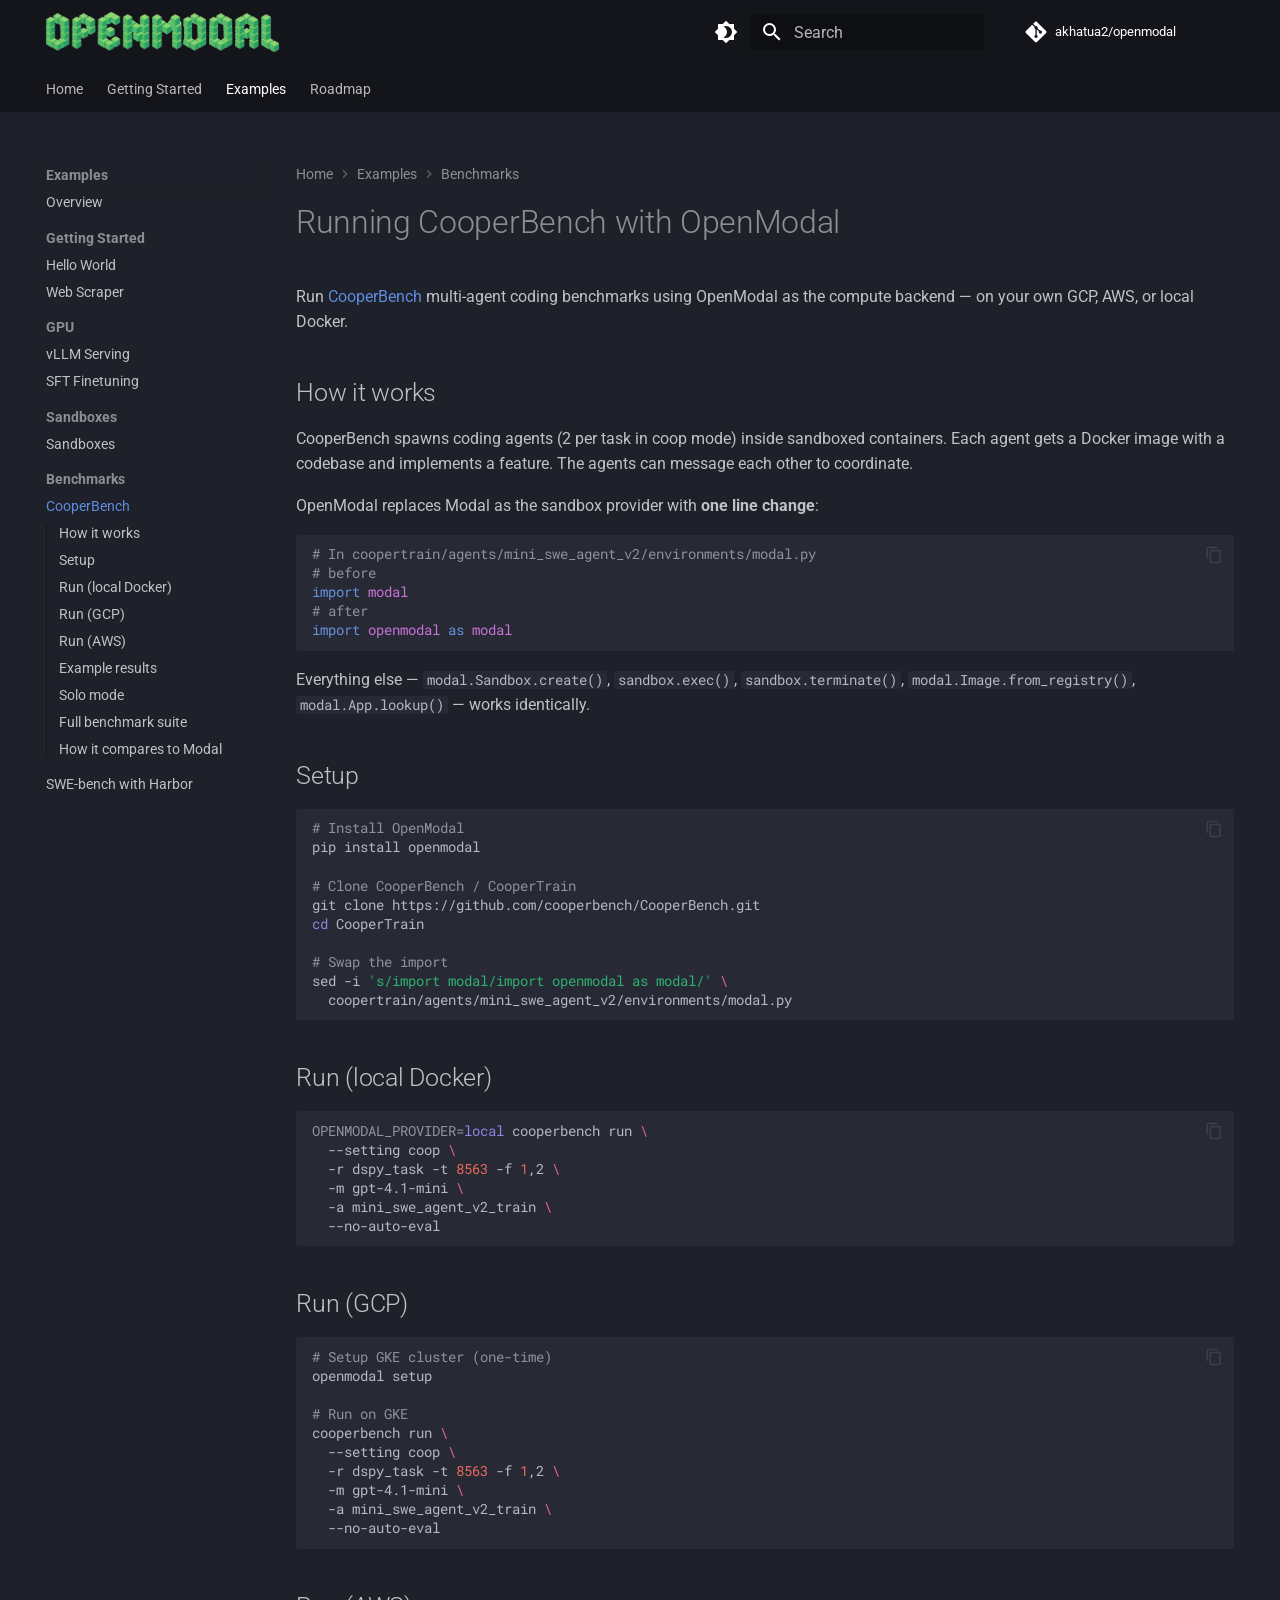
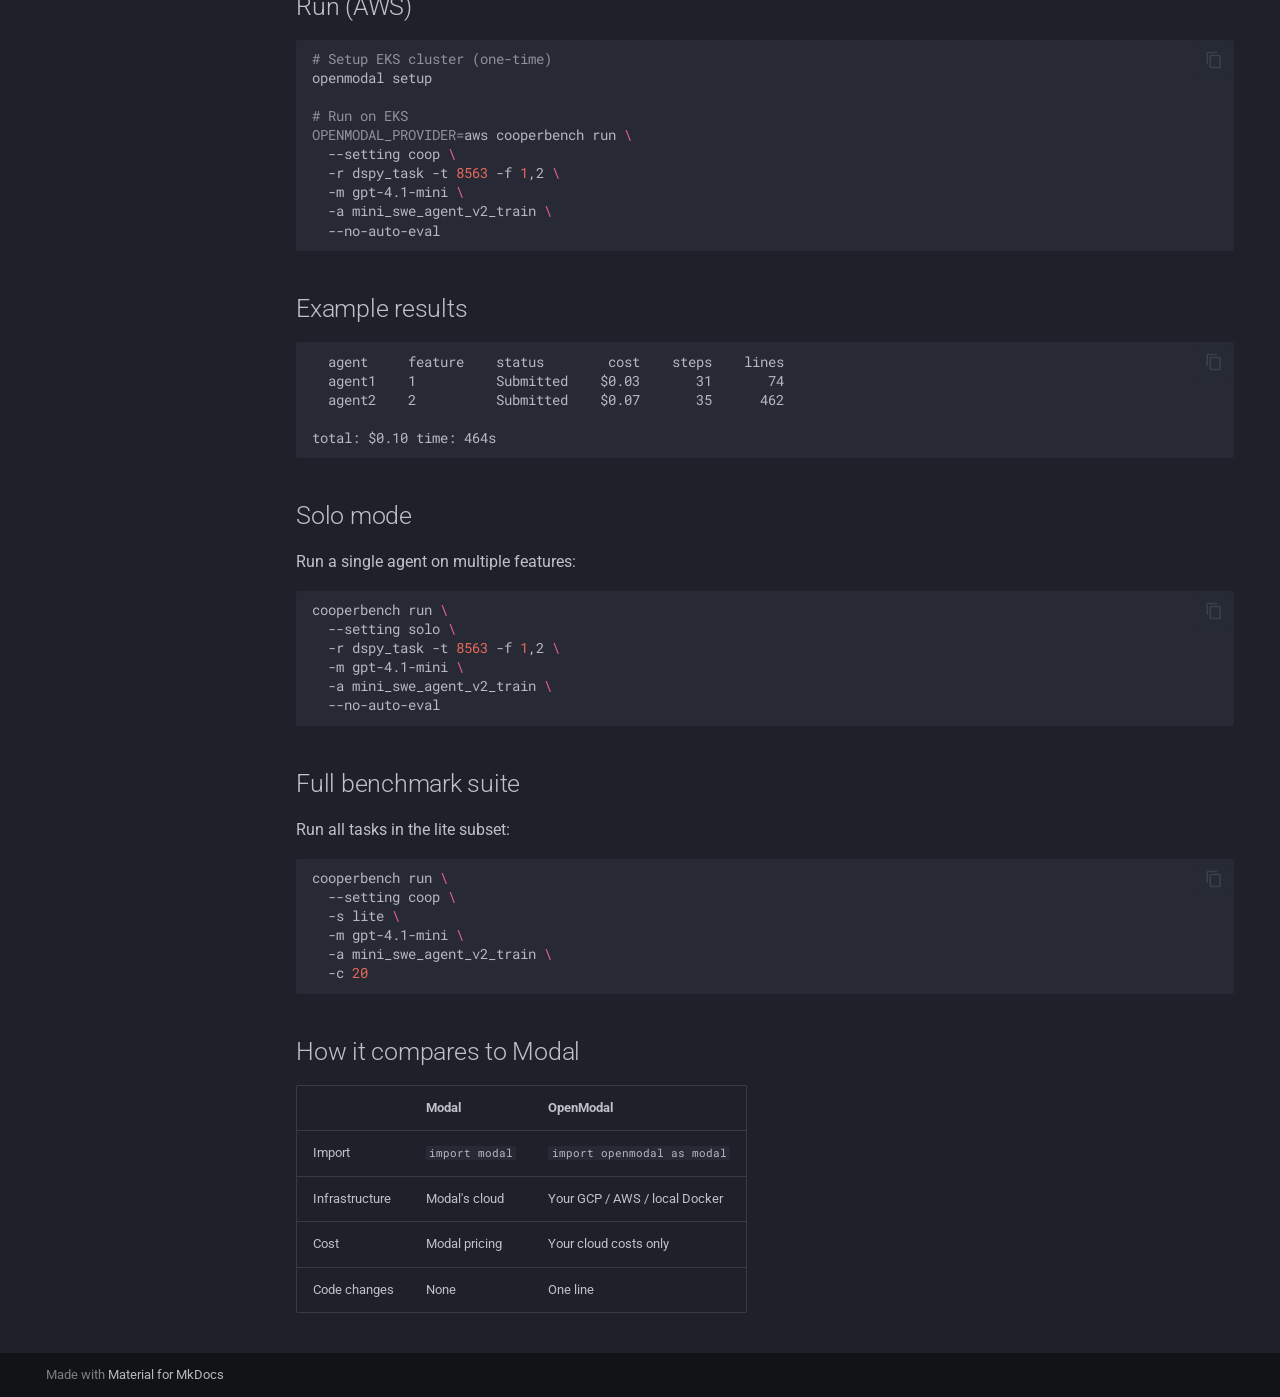
<file: examples/cooperbench/index.html>
<!doctype html>
<html lang="en" class="no-js">
  <head>
    
      <meta charset="utf-8">
      <meta name="viewport" content="width=device-width,initial-scale=1">
      
      
      
        <link rel="canonical" href="https://akhatua2.github.io/openmodal/examples/cooperbench/">
      
      
        <link rel="prev" href="../sandbox/">
      
      
        <link rel="next" href="../harbor/">
      
      
        
      
      
      <link rel="icon" href="../../favicon.png">
      <meta name="generator" content="mkdocs-1.6.1, mkdocs-material-9.7.6">
    
    
      
        <title>CooperBench - OpenModal</title>
      
    
    
      <link rel="stylesheet" href="../../assets/stylesheets/main.484c7ddc.min.css">
      
        
        <link rel="stylesheet" href="../../assets/stylesheets/palette.ab4e12ef.min.css">
      
      


    
    
      
    
    
      
        
        
        <link rel="preconnect" href="https://fonts.gstatic.com" crossorigin>
        <link rel="stylesheet" href="https://fonts.googleapis.com/css?family=Roboto:300,300i,400,400i,700,700i%7CRoboto+Mono:400,400i,700,700i&display=fallback">
        <style>:root{--md-text-font:"Roboto";--md-code-font:"Roboto Mono"}</style>
      
    
    
      <link rel="stylesheet" href="../../stylesheets/extra.css">
    
      <link rel="stylesheet" href="../../stylesheets/mermaid.css">
    
    <script>__md_scope=new URL("../..",location),__md_hash=e=>[...e].reduce(((e,_)=>(e<<5)-e+_.charCodeAt(0)),0),__md_get=(e,_=localStorage,t=__md_scope)=>JSON.parse(_.getItem(t.pathname+"."+e)),__md_set=(e,_,t=localStorage,a=__md_scope)=>{try{t.setItem(a.pathname+"."+e,JSON.stringify(_))}catch(e){}}</script>
    
      

    
    
  </head>
  
  
    
    
      
    
    
    
    
    <body dir="ltr" data-md-color-scheme="slate" data-md-color-primary="black" data-md-color-accent="indigo">
  
    
    <input class="md-toggle" data-md-toggle="drawer" type="checkbox" id="__drawer" autocomplete="off">
    <input class="md-toggle" data-md-toggle="search" type="checkbox" id="__search" autocomplete="off">
    <label class="md-overlay" for="__drawer"></label>
    <div data-md-component="skip">
      
        
        <a href="#running-cooperbench-with-openmodal" class="md-skip">
          Skip to content
        </a>
      
    </div>
    <div data-md-component="announce">
      
    </div>
    
    
      

<header class="md-header" data-md-component="header">
  <nav class="md-header__inner md-grid" aria-label="Header">
    <a href="../.." title="OpenModal" class="md-header__button md-logo" aria-label="OpenModal" data-md-component="logo">
      
  <img src="../../openmodal.png" alt="logo">

    </a>
    <label class="md-header__button md-icon" for="__drawer">
      
      <svg xmlns="http://www.w3.org/2000/svg" viewBox="0 0 24 24"><path d="M3 6h18v2H3zm0 5h18v2H3zm0 5h18v2H3z"/></svg>
    </label>
    <div class="md-header__title" data-md-component="header-title">
      <div class="md-header__ellipsis">
        <div class="md-header__topic">
          <span class="md-ellipsis">
            OpenModal
          </span>
        </div>
        <div class="md-header__topic" data-md-component="header-topic">
          <span class="md-ellipsis">
            
              CooperBench
            
          </span>
        </div>
      </div>
    </div>
    
      
        <form class="md-header__option" data-md-component="palette">
  
    
    
    
    <input class="md-option" data-md-color-media="" data-md-color-scheme="slate" data-md-color-primary="black" data-md-color-accent="indigo"  aria-label="Light mode"  type="radio" name="__palette" id="__palette_0">
    
      <label class="md-header__button md-icon" title="Light mode" for="__palette_1" hidden>
        <svg xmlns="http://www.w3.org/2000/svg" viewBox="0 0 24 24"><path d="M12 18c-.89 0-1.74-.2-2.5-.55C11.56 16.5 13 14.42 13 12s-1.44-4.5-3.5-5.45C10.26 6.2 11.11 6 12 6a6 6 0 0 1 6 6 6 6 0 0 1-6 6m8-9.31V4h-4.69L12 .69 8.69 4H4v4.69L.69 12 4 15.31V20h4.69L12 23.31 15.31 20H20v-4.69L23.31 12z"/></svg>
      </label>
    
  
    
    
    
    <input class="md-option" data-md-color-media="" data-md-color-scheme="default" data-md-color-primary="black" data-md-color-accent="indigo"  aria-label="Dark mode"  type="radio" name="__palette" id="__palette_1">
    
      <label class="md-header__button md-icon" title="Dark mode" for="__palette_0" hidden>
        <svg xmlns="http://www.w3.org/2000/svg" viewBox="0 0 24 24"><path d="M12 8a4 4 0 0 0-4 4 4 4 0 0 0 4 4 4 4 0 0 0 4-4 4 4 0 0 0-4-4m0 10a6 6 0 0 1-6-6 6 6 0 0 1 6-6 6 6 0 0 1 6 6 6 6 0 0 1-6 6m8-9.31V4h-4.69L12 .69 8.69 4H4v4.69L.69 12 4 15.31V20h4.69L12 23.31 15.31 20H20v-4.69L23.31 12z"/></svg>
      </label>
    
  
</form>
      
    
    
      <script>var palette=__md_get("__palette");if(palette&&palette.color){if("(prefers-color-scheme)"===palette.color.media){var media=matchMedia("(prefers-color-scheme: light)"),input=document.querySelector(media.matches?"[data-md-color-media='(prefers-color-scheme: light)']":"[data-md-color-media='(prefers-color-scheme: dark)']");palette.color.media=input.getAttribute("data-md-color-media"),palette.color.scheme=input.getAttribute("data-md-color-scheme"),palette.color.primary=input.getAttribute("data-md-color-primary"),palette.color.accent=input.getAttribute("data-md-color-accent")}for(var[key,value]of Object.entries(palette.color))document.body.setAttribute("data-md-color-"+key,value)}</script>
    
    
    
      
      
        <label class="md-header__button md-icon" for="__search">
          
          <svg xmlns="http://www.w3.org/2000/svg" viewBox="0 0 24 24"><path d="M9.5 3A6.5 6.5 0 0 1 16 9.5c0 1.61-.59 3.09-1.56 4.23l.27.27h.79l5 5-1.5 1.5-5-5v-.79l-.27-.27A6.52 6.52 0 0 1 9.5 16 6.5 6.5 0 0 1 3 9.5 6.5 6.5 0 0 1 9.5 3m0 2C7 5 5 7 5 9.5S7 14 9.5 14 14 12 14 9.5 12 5 9.5 5"/></svg>
        </label>
        <div class="md-search" data-md-component="search" role="dialog">
  <label class="md-search__overlay" for="__search"></label>
  <div class="md-search__inner" role="search">
    <form class="md-search__form" name="search">
      <input type="text" class="md-search__input" name="query" aria-label="Search" placeholder="Search" autocapitalize="off" autocorrect="off" autocomplete="off" spellcheck="false" data-md-component="search-query" required>
      <label class="md-search__icon md-icon" for="__search">
        
        <svg xmlns="http://www.w3.org/2000/svg" viewBox="0 0 24 24"><path d="M9.5 3A6.5 6.5 0 0 1 16 9.5c0 1.61-.59 3.09-1.56 4.23l.27.27h.79l5 5-1.5 1.5-5-5v-.79l-.27-.27A6.52 6.52 0 0 1 9.5 16 6.5 6.5 0 0 1 3 9.5 6.5 6.5 0 0 1 9.5 3m0 2C7 5 5 7 5 9.5S7 14 9.5 14 14 12 14 9.5 12 5 9.5 5"/></svg>
        
        <svg xmlns="http://www.w3.org/2000/svg" viewBox="0 0 24 24"><path d="M20 11v2H8l5.5 5.5-1.42 1.42L4.16 12l7.92-7.92L13.5 5.5 8 11z"/></svg>
      </label>
      <nav class="md-search__options" aria-label="Search">
        
        <button type="reset" class="md-search__icon md-icon" title="Clear" aria-label="Clear" tabindex="-1">
          
          <svg xmlns="http://www.w3.org/2000/svg" viewBox="0 0 24 24"><path d="M19 6.41 17.59 5 12 10.59 6.41 5 5 6.41 10.59 12 5 17.59 6.41 19 12 13.41 17.59 19 19 17.59 13.41 12z"/></svg>
        </button>
      </nav>
      
    </form>
    <div class="md-search__output">
      <div class="md-search__scrollwrap" tabindex="0" data-md-scrollfix>
        <div class="md-search-result" data-md-component="search-result">
          <div class="md-search-result__meta">
            Initializing search
          </div>
          <ol class="md-search-result__list" role="presentation"></ol>
        </div>
      </div>
    </div>
  </div>
</div>
      
    
    
      <div class="md-header__source">
        <a href="https://github.com/akhatua2/openmodal" title="Go to repository" class="md-source" data-md-component="source">
  <div class="md-source__icon md-icon">
    
    <svg xmlns="http://www.w3.org/2000/svg" viewBox="0 0 448 512"><!--! Font Awesome Free 7.1.0 by @fontawesome - https://fontawesome.com License - https://fontawesome.com/license/free (Icons: CC BY 4.0, Fonts: SIL OFL 1.1, Code: MIT License) Copyright 2025 Fonticons, Inc.--><path d="M439.6 236.1 244 40.5c-5.4-5.5-12.8-8.5-20.4-8.5s-15 3-20.4 8.4L162.5 81l51.5 51.5c27.1-9.1 52.7 16.8 43.4 43.7l49.7 49.7c34.2-11.8 61.2 31 35.5 56.7-26.5 26.5-70.2-2.9-56-37.3L240.3 199v121.9c25.3 12.5 22.3 41.8 9.1 55-6.4 6.4-15.2 10.1-24.3 10.1s-17.8-3.6-24.3-10.1c-17.6-17.6-11.1-46.9 11.2-56v-123c-20.8-8.5-24.6-30.7-18.6-45L142.6 101 8.5 235.1C3 240.6 0 247.9 0 255.5s3 15 8.5 20.4l195.6 195.7c5.4 5.4 12.7 8.4 20.4 8.4s15-3 20.4-8.4l194.7-194.7c5.4-5.4 8.4-12.8 8.4-20.4s-3-15-8.4-20.4"/></svg>
  </div>
  <div class="md-source__repository">
    akhatua2/openmodal
  </div>
</a>
      </div>
    
  </nav>
  
</header>
    
    <div class="md-container" data-md-component="container">
      
      
        
          
            
<nav class="md-tabs" aria-label="Tabs" data-md-component="tabs">
  <div class="md-grid">
    <ul class="md-tabs__list">
      
        
  
  
  
  
    <li class="md-tabs__item">
      <a href="../.." class="md-tabs__link">
        
  
  
    
  
  Home

      </a>
    </li>
  

      
        
  
  
  
  
    
    
      <li class="md-tabs__item">
        <a href="../../setup/" class="md-tabs__link">
          
  
  
  Getting Started

        </a>
      </li>
    
  

      
        
  
  
  
    
  
  
    
    
      <li class="md-tabs__item md-tabs__item--active">
        <a href="../" class="md-tabs__link">
          
  
  
  Examples

        </a>
      </li>
    
  

      
        
  
  
  
  
    <li class="md-tabs__item">
      <a href="../../roadmap/" class="md-tabs__link">
        
  
  
    
  
  Roadmap

      </a>
    </li>
  

      
    </ul>
  </div>
</nav>
          
        
      
      <main class="md-main" data-md-component="main">
        <div class="md-main__inner md-grid">
          
            
              
              <div class="md-sidebar md-sidebar--primary" data-md-component="sidebar" data-md-type="navigation" >
                <div class="md-sidebar__scrollwrap">
                  <div class="md-sidebar__inner">
                    


  


  

<nav class="md-nav md-nav--primary md-nav--lifted md-nav--integrated" aria-label="Navigation" data-md-level="0">
  <label class="md-nav__title" for="__drawer">
    <a href="../.." title="OpenModal" class="md-nav__button md-logo" aria-label="OpenModal" data-md-component="logo">
      
  <img src="../../openmodal.png" alt="logo">

    </a>
    OpenModal
  </label>
  
    <div class="md-nav__source">
      <a href="https://github.com/akhatua2/openmodal" title="Go to repository" class="md-source" data-md-component="source">
  <div class="md-source__icon md-icon">
    
    <svg xmlns="http://www.w3.org/2000/svg" viewBox="0 0 448 512"><!--! Font Awesome Free 7.1.0 by @fontawesome - https://fontawesome.com License - https://fontawesome.com/license/free (Icons: CC BY 4.0, Fonts: SIL OFL 1.1, Code: MIT License) Copyright 2025 Fonticons, Inc.--><path d="M439.6 236.1 244 40.5c-5.4-5.5-12.8-8.5-20.4-8.5s-15 3-20.4 8.4L162.5 81l51.5 51.5c27.1-9.1 52.7 16.8 43.4 43.7l49.7 49.7c34.2-11.8 61.2 31 35.5 56.7-26.5 26.5-70.2-2.9-56-37.3L240.3 199v121.9c25.3 12.5 22.3 41.8 9.1 55-6.4 6.4-15.2 10.1-24.3 10.1s-17.8-3.6-24.3-10.1c-17.6-17.6-11.1-46.9 11.2-56v-123c-20.8-8.5-24.6-30.7-18.6-45L142.6 101 8.5 235.1C3 240.6 0 247.9 0 255.5s3 15 8.5 20.4l195.6 195.7c5.4 5.4 12.7 8.4 20.4 8.4s15-3 20.4-8.4l194.7-194.7c5.4-5.4 8.4-12.8 8.4-20.4s-3-15-8.4-20.4"/></svg>
  </div>
  <div class="md-source__repository">
    akhatua2/openmodal
  </div>
</a>
    </div>
  
  <ul class="md-nav__list" data-md-scrollfix>
    
      
      
  
  
  
  
    <li class="md-nav__item">
      <a href="../.." class="md-nav__link">
        
  
  
  <span class="md-ellipsis">
    
  
    Home
  

    
  </span>
  
  

      </a>
    </li>
  

    
      
      
  
  
  
  
    
    
    
    
      
      
        
      
    
    
    <li class="md-nav__item md-nav__item--nested">
      
        
        
        <input class="md-nav__toggle md-toggle " type="checkbox" id="__nav_2" >
        
          
          <label class="md-nav__link" for="__nav_2" id="__nav_2_label" tabindex="0">
            
  
  
  <span class="md-ellipsis">
    
  
    Getting Started
  

    
  </span>
  
  

            <span class="md-nav__icon md-icon"></span>
          </label>
        
        <nav class="md-nav" data-md-level="1" aria-labelledby="__nav_2_label" aria-expanded="false">
          <label class="md-nav__title" for="__nav_2">
            <span class="md-nav__icon md-icon"></span>
            
  
    Getting Started
  

          </label>
          <ul class="md-nav__list" data-md-scrollfix>
            
              
                
  
  
  
  
    <li class="md-nav__item">
      <a href="../../setup/" class="md-nav__link">
        
  
  
  <span class="md-ellipsis">
    
  
    Setup
  

    
  </span>
  
  

      </a>
    </li>
  

              
            
              
                
  
  
  
  
    <li class="md-nav__item">
      <a href="../../providers/" class="md-nav__link">
        
  
  
  <span class="md-ellipsis">
    
  
    Providers
  

    
  </span>
  
  

      </a>
    </li>
  

              
            
              
                
  
  
  
  
    <li class="md-nav__item">
      <a href="../../architecture/" class="md-nav__link">
        
  
  
  <span class="md-ellipsis">
    
  
    Architecture
  

    
  </span>
  
  

      </a>
    </li>
  

              
            
          </ul>
        </nav>
      
    </li>
  

    
      
      
  
  
    
  
  
  
    
    
    
    
      
        
        
      
      
        
      
    
    
    <li class="md-nav__item md-nav__item--active md-nav__item--section md-nav__item--nested">
      
        
        
        <input class="md-nav__toggle md-toggle " type="checkbox" id="__nav_3" checked>
        
          
          <label class="md-nav__link" for="__nav_3" id="__nav_3_label" tabindex="">
            
  
  
  <span class="md-ellipsis">
    
  
    Examples
  

    
  </span>
  
  

            <span class="md-nav__icon md-icon"></span>
          </label>
        
        <nav class="md-nav" data-md-level="1" aria-labelledby="__nav_3_label" aria-expanded="true">
          <label class="md-nav__title" for="__nav_3">
            <span class="md-nav__icon md-icon"></span>
            
  
    Examples
  

          </label>
          <ul class="md-nav__list" data-md-scrollfix>
            
              
                
  
  
  
  
    <li class="md-nav__item">
      <a href="../" class="md-nav__link">
        
  
  
  <span class="md-ellipsis">
    
  
    Overview
  

    
  </span>
  
  

      </a>
    </li>
  

              
            
              
                
  
  
  
  
    
    
    
    
      
      
        
          
          
        
      
    
    
    <li class="md-nav__item md-nav__item--section md-nav__item--nested">
      
        
        
        <input class="md-nav__toggle md-toggle " type="checkbox" id="__nav_3_2" >
        
          
          <label class="md-nav__link" for="__nav_3_2" id="__nav_3_2_label" tabindex="">
            
  
  
  <span class="md-ellipsis">
    
  
    Getting Started
  

    
  </span>
  
  

            <span class="md-nav__icon md-icon"></span>
          </label>
        
        <nav class="md-nav" data-md-level="2" aria-labelledby="__nav_3_2_label" aria-expanded="false">
          <label class="md-nav__title" for="__nav_3_2">
            <span class="md-nav__icon md-icon"></span>
            
  
    Getting Started
  

          </label>
          <ul class="md-nav__list" data-md-scrollfix>
            
              
                
  
  
  
  
    <li class="md-nav__item">
      <a href="../hello_world/" class="md-nav__link">
        
  
  
  <span class="md-ellipsis">
    
  
    Hello World
  

    
  </span>
  
  

      </a>
    </li>
  

              
            
              
                
  
  
  
  
    <li class="md-nav__item">
      <a href="../web_scraper/" class="md-nav__link">
        
  
  
  <span class="md-ellipsis">
    
  
    Web Scraper
  

    
  </span>
  
  

      </a>
    </li>
  

              
            
          </ul>
        </nav>
      
    </li>
  

              
            
              
                
  
  
  
  
    
    
    
    
      
      
        
          
          
        
      
    
    
    <li class="md-nav__item md-nav__item--section md-nav__item--nested">
      
        
        
        <input class="md-nav__toggle md-toggle " type="checkbox" id="__nav_3_3" >
        
          
          <label class="md-nav__link" for="__nav_3_3" id="__nav_3_3_label" tabindex="">
            
  
  
  <span class="md-ellipsis">
    
  
    GPU
  

    
  </span>
  
  

            <span class="md-nav__icon md-icon"></span>
          </label>
        
        <nav class="md-nav" data-md-level="2" aria-labelledby="__nav_3_3_label" aria-expanded="false">
          <label class="md-nav__title" for="__nav_3_3">
            <span class="md-nav__icon md-icon"></span>
            
  
    GPU
  

          </label>
          <ul class="md-nav__list" data-md-scrollfix>
            
              
                
  
  
  
  
    <li class="md-nav__item">
      <a href="../vllm_serving/" class="md-nav__link">
        
  
  
  <span class="md-ellipsis">
    
  
    vLLM Serving
  

    
  </span>
  
  

      </a>
    </li>
  

              
            
              
                
  
  
  
  
    <li class="md-nav__item">
      <a href="../sft_finetune/" class="md-nav__link">
        
  
  
  <span class="md-ellipsis">
    
  
    SFT Finetuning
  

    
  </span>
  
  

      </a>
    </li>
  

              
            
          </ul>
        </nav>
      
    </li>
  

              
            
              
                
  
  
  
  
    
    
    
    
      
      
        
          
          
        
      
    
    
    <li class="md-nav__item md-nav__item--section md-nav__item--nested">
      
        
        
        <input class="md-nav__toggle md-toggle " type="checkbox" id="__nav_3_4" >
        
          
          <label class="md-nav__link" for="__nav_3_4" id="__nav_3_4_label" tabindex="">
            
  
  
  <span class="md-ellipsis">
    
  
    Sandboxes
  

    
  </span>
  
  

            <span class="md-nav__icon md-icon"></span>
          </label>
        
        <nav class="md-nav" data-md-level="2" aria-labelledby="__nav_3_4_label" aria-expanded="false">
          <label class="md-nav__title" for="__nav_3_4">
            <span class="md-nav__icon md-icon"></span>
            
  
    Sandboxes
  

          </label>
          <ul class="md-nav__list" data-md-scrollfix>
            
              
                
  
  
  
  
    <li class="md-nav__item">
      <a href="../sandbox/" class="md-nav__link">
        
  
  
  <span class="md-ellipsis">
    
  
    Sandboxes
  

    
  </span>
  
  

      </a>
    </li>
  

              
            
          </ul>
        </nav>
      
    </li>
  

              
            
              
                
  
  
    
  
  
  
    
    
    
    
      
      
        
          
          
        
      
    
    
    <li class="md-nav__item md-nav__item--active md-nav__item--section md-nav__item--nested">
      
        
        
        <input class="md-nav__toggle md-toggle " type="checkbox" id="__nav_3_5" checked>
        
          
          <label class="md-nav__link" for="__nav_3_5" id="__nav_3_5_label" tabindex="">
            
  
  
  <span class="md-ellipsis">
    
  
    Benchmarks
  

    
  </span>
  
  

            <span class="md-nav__icon md-icon"></span>
          </label>
        
        <nav class="md-nav" data-md-level="2" aria-labelledby="__nav_3_5_label" aria-expanded="true">
          <label class="md-nav__title" for="__nav_3_5">
            <span class="md-nav__icon md-icon"></span>
            
  
    Benchmarks
  

          </label>
          <ul class="md-nav__list" data-md-scrollfix>
            
              
                
  
  
    
  
  
  
    <li class="md-nav__item md-nav__item--active">
      
      <input class="md-nav__toggle md-toggle" type="checkbox" id="__toc">
      
      
        
      
      
        <label class="md-nav__link md-nav__link--active" for="__toc">
          
  
  
  <span class="md-ellipsis">
    
  
    CooperBench
  

    
  </span>
  
  

          <span class="md-nav__icon md-icon"></span>
        </label>
      
      <a href="./" class="md-nav__link md-nav__link--active">
        
  
  
  <span class="md-ellipsis">
    
  
    CooperBench
  

    
  </span>
  
  

      </a>
      
        

<nav class="md-nav md-nav--secondary" aria-label="Table of contents">
  
  
  
    
  
  
    <label class="md-nav__title" for="__toc">
      <span class="md-nav__icon md-icon"></span>
      Table of contents
    </label>
    <ul class="md-nav__list" data-md-component="toc" data-md-scrollfix>
      
        <li class="md-nav__item">
  <a href="#how-it-works" class="md-nav__link">
    <span class="md-ellipsis">
      
        How it works
      
    </span>
  </a>
  
</li>
      
        <li class="md-nav__item">
  <a href="#setup" class="md-nav__link">
    <span class="md-ellipsis">
      
        Setup
      
    </span>
  </a>
  
</li>
      
        <li class="md-nav__item">
  <a href="#run-local-docker" class="md-nav__link">
    <span class="md-ellipsis">
      
        Run (local Docker)
      
    </span>
  </a>
  
</li>
      
        <li class="md-nav__item">
  <a href="#run-gcp" class="md-nav__link">
    <span class="md-ellipsis">
      
        Run (GCP)
      
    </span>
  </a>
  
</li>
      
        <li class="md-nav__item">
  <a href="#run-aws" class="md-nav__link">
    <span class="md-ellipsis">
      
        Run (AWS)
      
    </span>
  </a>
  
</li>
      
        <li class="md-nav__item">
  <a href="#example-results" class="md-nav__link">
    <span class="md-ellipsis">
      
        Example results
      
    </span>
  </a>
  
</li>
      
        <li class="md-nav__item">
  <a href="#solo-mode" class="md-nav__link">
    <span class="md-ellipsis">
      
        Solo mode
      
    </span>
  </a>
  
</li>
      
        <li class="md-nav__item">
  <a href="#full-benchmark-suite" class="md-nav__link">
    <span class="md-ellipsis">
      
        Full benchmark suite
      
    </span>
  </a>
  
</li>
      
        <li class="md-nav__item">
  <a href="#how-it-compares-to-modal" class="md-nav__link">
    <span class="md-ellipsis">
      
        How it compares to Modal
      
    </span>
  </a>
  
</li>
      
    </ul>
  
</nav>
      
    </li>
  

              
            
              
                
  
  
  
  
    <li class="md-nav__item">
      <a href="../harbor/" class="md-nav__link">
        
  
  
  <span class="md-ellipsis">
    
  
    SWE-bench with Harbor
  

    
  </span>
  
  

      </a>
    </li>
  

              
            
          </ul>
        </nav>
      
    </li>
  

              
            
          </ul>
        </nav>
      
    </li>
  

    
      
      
  
  
  
  
    <li class="md-nav__item">
      <a href="../../roadmap/" class="md-nav__link">
        
  
  
  <span class="md-ellipsis">
    
  
    Roadmap
  

    
  </span>
  
  

      </a>
    </li>
  

    
  </ul>
</nav>
                  </div>
                </div>
              </div>
            
            
          
          
            <div class="md-content" data-md-component="content">
              
                



  


  <nav class="md-path" aria-label="Navigation" >
    <ol class="md-path__list">
      
        
  
  
    <li class="md-path__item">
      <a href="../.." class="md-path__link">
        
  <span class="md-ellipsis">
    Home
  </span>

      </a>
    </li>
  

      
      
        
  
  
    
    
      <li class="md-path__item">
        <a href="../" class="md-path__link">
          
  <span class="md-ellipsis">
    Examples
  </span>

        </a>
      </li>
    
  

      
        
  
  
    
    
      <li class="md-path__item">
        <a href="./" class="md-path__link">
          
  <span class="md-ellipsis">
    Benchmarks
  </span>

        </a>
      </li>
    
  

      
    </ol>
  </nav>

              
              <article class="md-content__inner md-typeset">
                
                  


  
  


<h1 id="running-cooperbench-with-openmodal">Running CooperBench with OpenModal<a class="headerlink" href="#running-cooperbench-with-openmodal" title="Permanent link">&para;</a></h1>
<p>Run <a href="https://github.com/cooperbench/CooperBench">CooperBench</a> multi-agent coding benchmarks using OpenModal as the compute backend — on your own GCP, AWS, or local Docker.</p>
<h2 id="how-it-works">How it works<a class="headerlink" href="#how-it-works" title="Permanent link">&para;</a></h2>
<p>CooperBench spawns coding agents (2 per task in coop mode) inside sandboxed containers. Each agent gets a Docker image with a codebase and implements a feature. The agents can message each other to coordinate.</p>
<p>OpenModal replaces Modal as the sandbox provider with <strong>one line change</strong>:</p>
<div class="highlight"><pre><span></span><code><a id="__codelineno-0-1" name="__codelineno-0-1" href="#__codelineno-0-1"></a><span class="c1"># In coopertrain/agents/mini_swe_agent_v2/environments/modal.py</span>
<a id="__codelineno-0-2" name="__codelineno-0-2" href="#__codelineno-0-2"></a><span class="c1"># before</span>
<a id="__codelineno-0-3" name="__codelineno-0-3" href="#__codelineno-0-3"></a><span class="kn">import</span><span class="w"> </span><span class="nn">modal</span>
<a id="__codelineno-0-4" name="__codelineno-0-4" href="#__codelineno-0-4"></a><span class="c1"># after</span>
<a id="__codelineno-0-5" name="__codelineno-0-5" href="#__codelineno-0-5"></a><span class="kn">import</span><span class="w"> </span><span class="nn">openmodal</span><span class="w"> </span><span class="k">as</span><span class="w"> </span><span class="nn">modal</span>
</code></pre></div>
<p>Everything else — <code>modal.Sandbox.create()</code>, <code>sandbox.exec()</code>, <code>sandbox.terminate()</code>, <code>modal.Image.from_registry()</code>, <code>modal.App.lookup()</code> — works identically.</p>
<h2 id="setup">Setup<a class="headerlink" href="#setup" title="Permanent link">&para;</a></h2>
<div class="highlight"><pre><span></span><code><a id="__codelineno-1-1" name="__codelineno-1-1" href="#__codelineno-1-1"></a><span class="c1"># Install OpenModal</span>
<a id="__codelineno-1-2" name="__codelineno-1-2" href="#__codelineno-1-2"></a>pip<span class="w"> </span>install<span class="w"> </span>openmodal
<a id="__codelineno-1-3" name="__codelineno-1-3" href="#__codelineno-1-3"></a>
<a id="__codelineno-1-4" name="__codelineno-1-4" href="#__codelineno-1-4"></a><span class="c1"># Clone CooperBench / CooperTrain</span>
<a id="__codelineno-1-5" name="__codelineno-1-5" href="#__codelineno-1-5"></a>git<span class="w"> </span>clone<span class="w"> </span>https://github.com/cooperbench/CooperBench.git
<a id="__codelineno-1-6" name="__codelineno-1-6" href="#__codelineno-1-6"></a><span class="nb">cd</span><span class="w"> </span>CooperTrain
<a id="__codelineno-1-7" name="__codelineno-1-7" href="#__codelineno-1-7"></a>
<a id="__codelineno-1-8" name="__codelineno-1-8" href="#__codelineno-1-8"></a><span class="c1"># Swap the import</span>
<a id="__codelineno-1-9" name="__codelineno-1-9" href="#__codelineno-1-9"></a>sed<span class="w"> </span>-i<span class="w"> </span><span class="s1">&#39;s/import modal/import openmodal as modal/&#39;</span><span class="w"> </span><span class="se">\</span>
<a id="__codelineno-1-10" name="__codelineno-1-10" href="#__codelineno-1-10"></a><span class="w">  </span>coopertrain/agents/mini_swe_agent_v2/environments/modal.py
</code></pre></div>
<h2 id="run-local-docker">Run (local Docker)<a class="headerlink" href="#run-local-docker" title="Permanent link">&para;</a></h2>
<div class="highlight"><pre><span></span><code><a id="__codelineno-2-1" name="__codelineno-2-1" href="#__codelineno-2-1"></a><span class="nv">OPENMODAL_PROVIDER</span><span class="o">=</span><span class="nb">local</span><span class="w"> </span>cooperbench<span class="w"> </span>run<span class="w"> </span><span class="se">\</span>
<a id="__codelineno-2-2" name="__codelineno-2-2" href="#__codelineno-2-2"></a><span class="w">  </span>--setting<span class="w"> </span>coop<span class="w"> </span><span class="se">\</span>
<a id="__codelineno-2-3" name="__codelineno-2-3" href="#__codelineno-2-3"></a><span class="w">  </span>-r<span class="w"> </span>dspy_task<span class="w"> </span>-t<span class="w"> </span><span class="m">8563</span><span class="w"> </span>-f<span class="w"> </span><span class="m">1</span>,2<span class="w"> </span><span class="se">\</span>
<a id="__codelineno-2-4" name="__codelineno-2-4" href="#__codelineno-2-4"></a><span class="w">  </span>-m<span class="w"> </span>gpt-4.1-mini<span class="w"> </span><span class="se">\</span>
<a id="__codelineno-2-5" name="__codelineno-2-5" href="#__codelineno-2-5"></a><span class="w">  </span>-a<span class="w"> </span>mini_swe_agent_v2_train<span class="w"> </span><span class="se">\</span>
<a id="__codelineno-2-6" name="__codelineno-2-6" href="#__codelineno-2-6"></a><span class="w">  </span>--no-auto-eval
</code></pre></div>
<h2 id="run-gcp">Run (GCP)<a class="headerlink" href="#run-gcp" title="Permanent link">&para;</a></h2>
<div class="highlight"><pre><span></span><code><a id="__codelineno-3-1" name="__codelineno-3-1" href="#__codelineno-3-1"></a><span class="c1"># Setup GKE cluster (one-time)</span>
<a id="__codelineno-3-2" name="__codelineno-3-2" href="#__codelineno-3-2"></a>openmodal<span class="w"> </span>setup
<a id="__codelineno-3-3" name="__codelineno-3-3" href="#__codelineno-3-3"></a>
<a id="__codelineno-3-4" name="__codelineno-3-4" href="#__codelineno-3-4"></a><span class="c1"># Run on GKE</span>
<a id="__codelineno-3-5" name="__codelineno-3-5" href="#__codelineno-3-5"></a>cooperbench<span class="w"> </span>run<span class="w"> </span><span class="se">\</span>
<a id="__codelineno-3-6" name="__codelineno-3-6" href="#__codelineno-3-6"></a><span class="w">  </span>--setting<span class="w"> </span>coop<span class="w"> </span><span class="se">\</span>
<a id="__codelineno-3-7" name="__codelineno-3-7" href="#__codelineno-3-7"></a><span class="w">  </span>-r<span class="w"> </span>dspy_task<span class="w"> </span>-t<span class="w"> </span><span class="m">8563</span><span class="w"> </span>-f<span class="w"> </span><span class="m">1</span>,2<span class="w"> </span><span class="se">\</span>
<a id="__codelineno-3-8" name="__codelineno-3-8" href="#__codelineno-3-8"></a><span class="w">  </span>-m<span class="w"> </span>gpt-4.1-mini<span class="w"> </span><span class="se">\</span>
<a id="__codelineno-3-9" name="__codelineno-3-9" href="#__codelineno-3-9"></a><span class="w">  </span>-a<span class="w"> </span>mini_swe_agent_v2_train<span class="w"> </span><span class="se">\</span>
<a id="__codelineno-3-10" name="__codelineno-3-10" href="#__codelineno-3-10"></a><span class="w">  </span>--no-auto-eval
</code></pre></div>
<h2 id="run-aws">Run (AWS)<a class="headerlink" href="#run-aws" title="Permanent link">&para;</a></h2>
<div class="highlight"><pre><span></span><code><a id="__codelineno-4-1" name="__codelineno-4-1" href="#__codelineno-4-1"></a><span class="c1"># Setup EKS cluster (one-time)</span>
<a id="__codelineno-4-2" name="__codelineno-4-2" href="#__codelineno-4-2"></a>openmodal<span class="w"> </span>setup
<a id="__codelineno-4-3" name="__codelineno-4-3" href="#__codelineno-4-3"></a>
<a id="__codelineno-4-4" name="__codelineno-4-4" href="#__codelineno-4-4"></a><span class="c1"># Run on EKS</span>
<a id="__codelineno-4-5" name="__codelineno-4-5" href="#__codelineno-4-5"></a><span class="nv">OPENMODAL_PROVIDER</span><span class="o">=</span>aws<span class="w"> </span>cooperbench<span class="w"> </span>run<span class="w"> </span><span class="se">\</span>
<a id="__codelineno-4-6" name="__codelineno-4-6" href="#__codelineno-4-6"></a><span class="w">  </span>--setting<span class="w"> </span>coop<span class="w"> </span><span class="se">\</span>
<a id="__codelineno-4-7" name="__codelineno-4-7" href="#__codelineno-4-7"></a><span class="w">  </span>-r<span class="w"> </span>dspy_task<span class="w"> </span>-t<span class="w"> </span><span class="m">8563</span><span class="w"> </span>-f<span class="w"> </span><span class="m">1</span>,2<span class="w"> </span><span class="se">\</span>
<a id="__codelineno-4-8" name="__codelineno-4-8" href="#__codelineno-4-8"></a><span class="w">  </span>-m<span class="w"> </span>gpt-4.1-mini<span class="w"> </span><span class="se">\</span>
<a id="__codelineno-4-9" name="__codelineno-4-9" href="#__codelineno-4-9"></a><span class="w">  </span>-a<span class="w"> </span>mini_swe_agent_v2_train<span class="w"> </span><span class="se">\</span>
<a id="__codelineno-4-10" name="__codelineno-4-10" href="#__codelineno-4-10"></a><span class="w">  </span>--no-auto-eval
</code></pre></div>
<h2 id="example-results">Example results<a class="headerlink" href="#example-results" title="Permanent link">&para;</a></h2>
<div class="highlight"><pre><span></span><code><a id="__codelineno-5-1" name="__codelineno-5-1" href="#__codelineno-5-1"></a>  agent     feature    status        cost    steps    lines
<a id="__codelineno-5-2" name="__codelineno-5-2" href="#__codelineno-5-2"></a>  agent1    1          Submitted    $0.03       31       74
<a id="__codelineno-5-3" name="__codelineno-5-3" href="#__codelineno-5-3"></a>  agent2    2          Submitted    $0.07       35      462
<a id="__codelineno-5-4" name="__codelineno-5-4" href="#__codelineno-5-4"></a>
<a id="__codelineno-5-5" name="__codelineno-5-5" href="#__codelineno-5-5"></a>total: $0.10 time: 464s
</code></pre></div>
<h2 id="solo-mode">Solo mode<a class="headerlink" href="#solo-mode" title="Permanent link">&para;</a></h2>
<p>Run a single agent on multiple features:</p>
<div class="highlight"><pre><span></span><code><a id="__codelineno-6-1" name="__codelineno-6-1" href="#__codelineno-6-1"></a>cooperbench<span class="w"> </span>run<span class="w"> </span><span class="se">\</span>
<a id="__codelineno-6-2" name="__codelineno-6-2" href="#__codelineno-6-2"></a><span class="w">  </span>--setting<span class="w"> </span>solo<span class="w"> </span><span class="se">\</span>
<a id="__codelineno-6-3" name="__codelineno-6-3" href="#__codelineno-6-3"></a><span class="w">  </span>-r<span class="w"> </span>dspy_task<span class="w"> </span>-t<span class="w"> </span><span class="m">8563</span><span class="w"> </span>-f<span class="w"> </span><span class="m">1</span>,2<span class="w"> </span><span class="se">\</span>
<a id="__codelineno-6-4" name="__codelineno-6-4" href="#__codelineno-6-4"></a><span class="w">  </span>-m<span class="w"> </span>gpt-4.1-mini<span class="w"> </span><span class="se">\</span>
<a id="__codelineno-6-5" name="__codelineno-6-5" href="#__codelineno-6-5"></a><span class="w">  </span>-a<span class="w"> </span>mini_swe_agent_v2_train<span class="w"> </span><span class="se">\</span>
<a id="__codelineno-6-6" name="__codelineno-6-6" href="#__codelineno-6-6"></a><span class="w">  </span>--no-auto-eval
</code></pre></div>
<h2 id="full-benchmark-suite">Full benchmark suite<a class="headerlink" href="#full-benchmark-suite" title="Permanent link">&para;</a></h2>
<p>Run all tasks in the lite subset:</p>
<div class="highlight"><pre><span></span><code><a id="__codelineno-7-1" name="__codelineno-7-1" href="#__codelineno-7-1"></a>cooperbench<span class="w"> </span>run<span class="w"> </span><span class="se">\</span>
<a id="__codelineno-7-2" name="__codelineno-7-2" href="#__codelineno-7-2"></a><span class="w">  </span>--setting<span class="w"> </span>coop<span class="w"> </span><span class="se">\</span>
<a id="__codelineno-7-3" name="__codelineno-7-3" href="#__codelineno-7-3"></a><span class="w">  </span>-s<span class="w"> </span>lite<span class="w"> </span><span class="se">\</span>
<a id="__codelineno-7-4" name="__codelineno-7-4" href="#__codelineno-7-4"></a><span class="w">  </span>-m<span class="w"> </span>gpt-4.1-mini<span class="w"> </span><span class="se">\</span>
<a id="__codelineno-7-5" name="__codelineno-7-5" href="#__codelineno-7-5"></a><span class="w">  </span>-a<span class="w"> </span>mini_swe_agent_v2_train<span class="w"> </span><span class="se">\</span>
<a id="__codelineno-7-6" name="__codelineno-7-6" href="#__codelineno-7-6"></a><span class="w">  </span>-c<span class="w"> </span><span class="m">20</span>
</code></pre></div>
<h2 id="how-it-compares-to-modal">How it compares to Modal<a class="headerlink" href="#how-it-compares-to-modal" title="Permanent link">&para;</a></h2>
<table>
<thead>
<tr>
<th></th>
<th>Modal</th>
<th>OpenModal</th>
</tr>
</thead>
<tbody>
<tr>
<td>Import</td>
<td><code>import modal</code></td>
<td><code>import openmodal as modal</code></td>
</tr>
<tr>
<td>Infrastructure</td>
<td>Modal's cloud</td>
<td>Your GCP / AWS / local Docker</td>
</tr>
<tr>
<td>Cost</td>
<td>Modal pricing</td>
<td>Your cloud costs only</td>
</tr>
<tr>
<td>Code changes</td>
<td>None</td>
<td>One line</td>
</tr>
</tbody>
</table>












                
              </article>
            </div>
          
          
<script>var target=document.getElementById(location.hash.slice(1));target&&target.name&&(target.checked=target.name.startsWith("__tabbed_"))</script>
        </div>
        
          <button type="button" class="md-top md-icon" data-md-component="top" hidden>
  
  <svg xmlns="http://www.w3.org/2000/svg" viewBox="0 0 24 24"><path d="M13 20h-2V8l-5.5 5.5-1.42-1.42L12 4.16l7.92 7.92-1.42 1.42L13 8z"/></svg>
  Back to top
</button>
        
      </main>
      
        <footer class="md-footer">
  
  <div class="md-footer-meta md-typeset">
    <div class="md-footer-meta__inner md-grid">
      <div class="md-copyright">
  
  
    Made with
    <a href="https://squidfunk.github.io/mkdocs-material/" target="_blank" rel="noopener">
      Material for MkDocs
    </a>
  
</div>
      
    </div>
  </div>
</footer>
      
    </div>
    <div class="md-dialog" data-md-component="dialog">
      <div class="md-dialog__inner md-typeset"></div>
    </div>
    
    
    
      
      
      <script id="__config" type="application/json">{"annotate": null, "base": "../..", "features": ["navigation.instant", "navigation.sections", "navigation.tabs", "navigation.top", "navigation.path", "content.code.copy", "toc.integrate"], "search": "../../assets/javascripts/workers/search.2c215733.min.js", "tags": null, "translations": {"clipboard.copied": "Copied to clipboard", "clipboard.copy": "Copy to clipboard", "search.result.more.one": "1 more on this page", "search.result.more.other": "# more on this page", "search.result.none": "No matching documents", "search.result.one": "1 matching document", "search.result.other": "# matching documents", "search.result.placeholder": "Type to start searching", "search.result.term.missing": "Missing", "select.version": "Select version"}, "version": null}</script>
    
    
      <script src="../../assets/javascripts/bundle.79ae519e.min.js"></script>
      
        <script src="../../javascripts/mermaid-init.js"></script>
      
    
  </body>
</html>
</file>
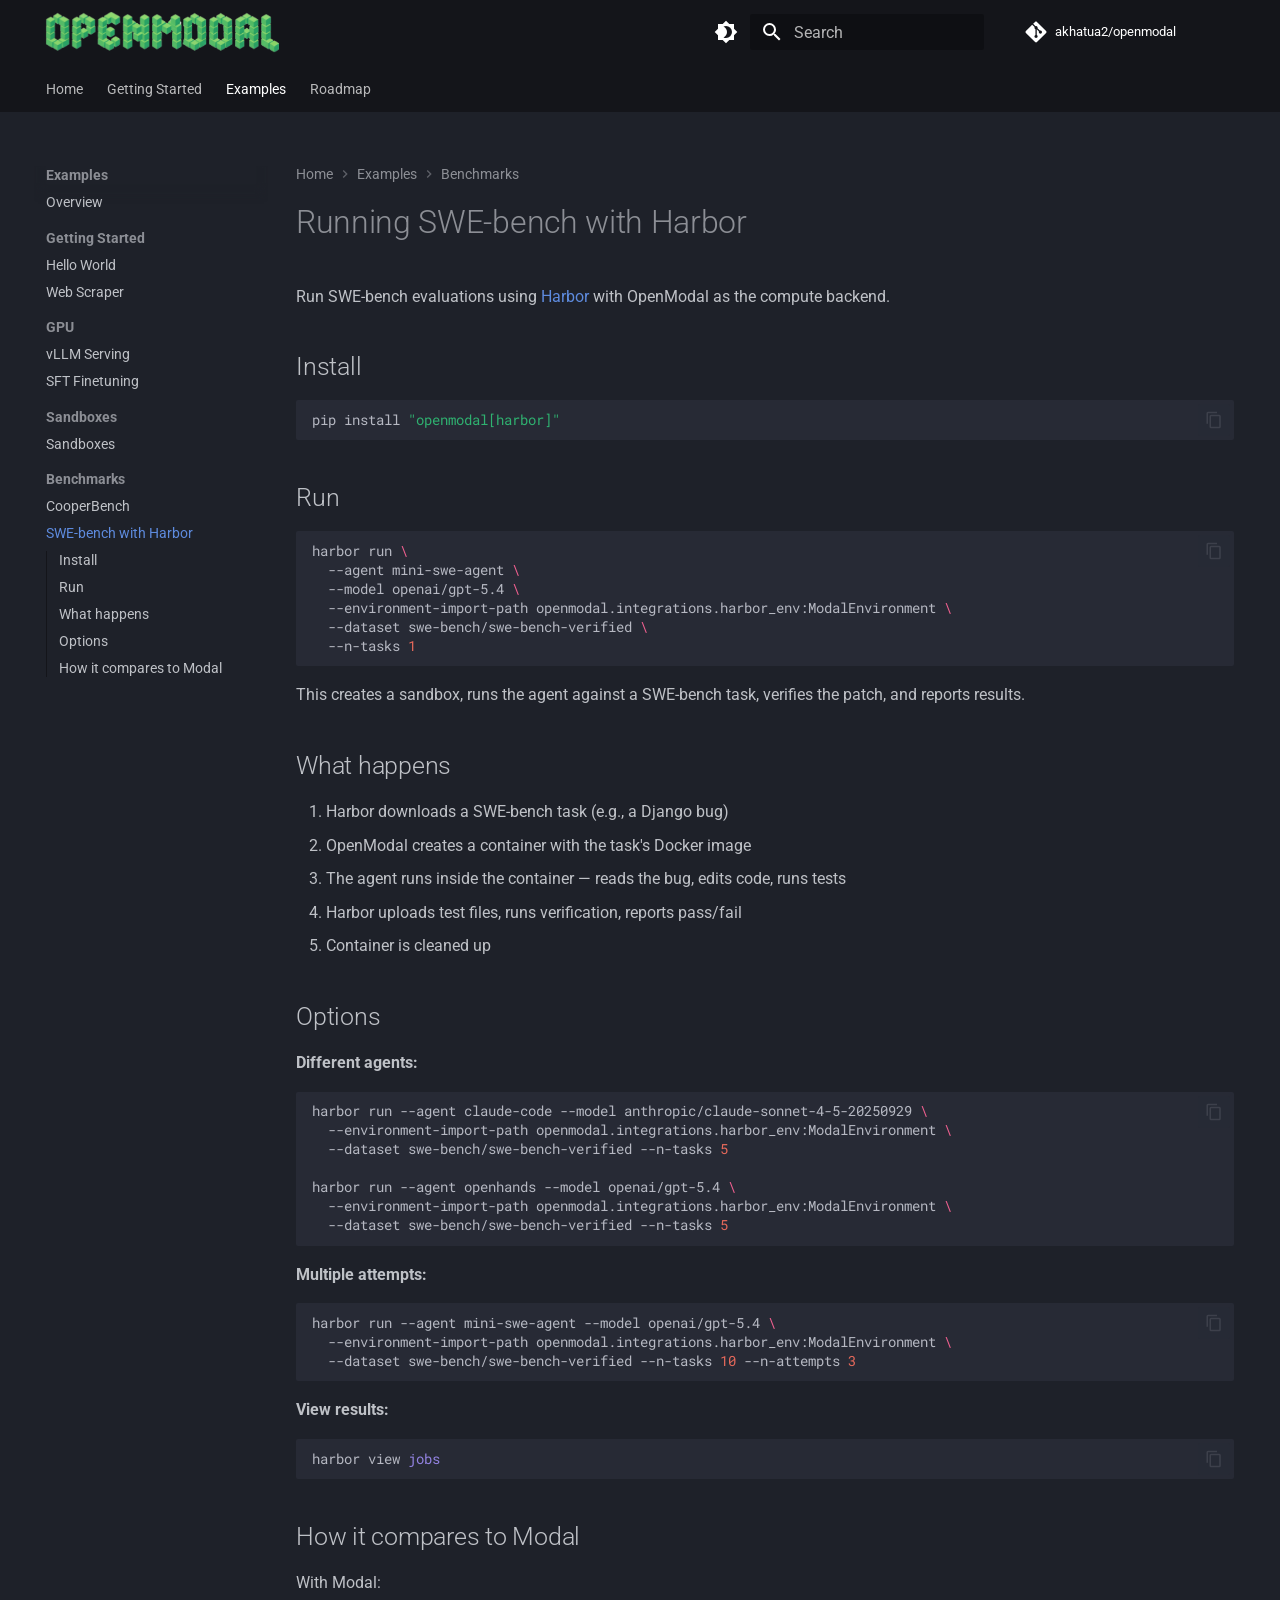
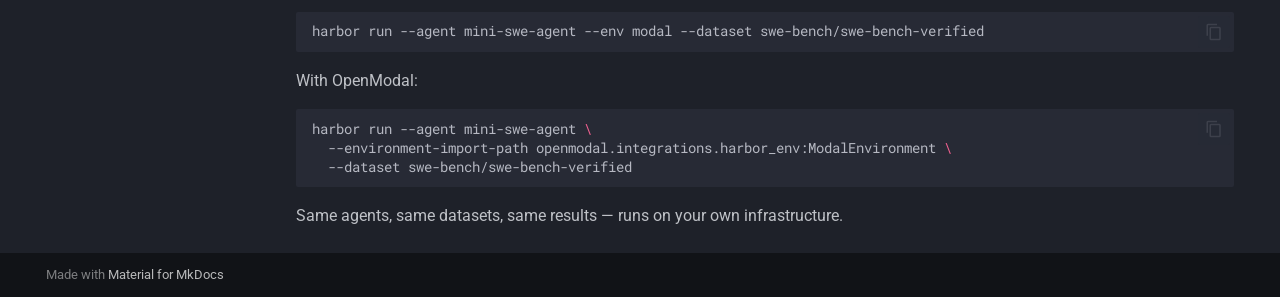
<file: examples/harbor/index.html>
<!doctype html>
<html lang="en" class="no-js">
  <head>
    
      <meta charset="utf-8">
      <meta name="viewport" content="width=device-width,initial-scale=1">
      
      
      
        <link rel="canonical" href="https://akhatua2.github.io/openmodal/examples/harbor/">
      
      
        <link rel="prev" href="../cooperbench/">
      
      
        <link rel="next" href="../../roadmap/">
      
      
        
      
      
      <link rel="icon" href="../../favicon.png">
      <meta name="generator" content="mkdocs-1.6.1, mkdocs-material-9.7.6">
    
    
      
        <title>SWE-bench with Harbor - OpenModal</title>
      
    
    
      <link rel="stylesheet" href="../../assets/stylesheets/main.484c7ddc.min.css">
      
        
        <link rel="stylesheet" href="../../assets/stylesheets/palette.ab4e12ef.min.css">
      
      


    
    
      
    
    
      
        
        
        <link rel="preconnect" href="https://fonts.gstatic.com" crossorigin>
        <link rel="stylesheet" href="https://fonts.googleapis.com/css?family=Roboto:300,300i,400,400i,700,700i%7CRoboto+Mono:400,400i,700,700i&display=fallback">
        <style>:root{--md-text-font:"Roboto";--md-code-font:"Roboto Mono"}</style>
      
    
    
      <link rel="stylesheet" href="../../stylesheets/extra.css">
    
      <link rel="stylesheet" href="../../stylesheets/mermaid.css">
    
    <script>__md_scope=new URL("../..",location),__md_hash=e=>[...e].reduce(((e,_)=>(e<<5)-e+_.charCodeAt(0)),0),__md_get=(e,_=localStorage,t=__md_scope)=>JSON.parse(_.getItem(t.pathname+"."+e)),__md_set=(e,_,t=localStorage,a=__md_scope)=>{try{t.setItem(a.pathname+"."+e,JSON.stringify(_))}catch(e){}}</script>
    
      

    
    
  </head>
  
  
    
    
      
    
    
    
    
    <body dir="ltr" data-md-color-scheme="slate" data-md-color-primary="black" data-md-color-accent="indigo">
  
    
    <input class="md-toggle" data-md-toggle="drawer" type="checkbox" id="__drawer" autocomplete="off">
    <input class="md-toggle" data-md-toggle="search" type="checkbox" id="__search" autocomplete="off">
    <label class="md-overlay" for="__drawer"></label>
    <div data-md-component="skip">
      
        
        <a href="#running-swe-bench-with-harbor" class="md-skip">
          Skip to content
        </a>
      
    </div>
    <div data-md-component="announce">
      
    </div>
    
    
      

<header class="md-header" data-md-component="header">
  <nav class="md-header__inner md-grid" aria-label="Header">
    <a href="../.." title="OpenModal" class="md-header__button md-logo" aria-label="OpenModal" data-md-component="logo">
      
  <img src="../../openmodal.png" alt="logo">

    </a>
    <label class="md-header__button md-icon" for="__drawer">
      
      <svg xmlns="http://www.w3.org/2000/svg" viewBox="0 0 24 24"><path d="M3 6h18v2H3zm0 5h18v2H3zm0 5h18v2H3z"/></svg>
    </label>
    <div class="md-header__title" data-md-component="header-title">
      <div class="md-header__ellipsis">
        <div class="md-header__topic">
          <span class="md-ellipsis">
            OpenModal
          </span>
        </div>
        <div class="md-header__topic" data-md-component="header-topic">
          <span class="md-ellipsis">
            
              SWE-bench with Harbor
            
          </span>
        </div>
      </div>
    </div>
    
      
        <form class="md-header__option" data-md-component="palette">
  
    
    
    
    <input class="md-option" data-md-color-media="" data-md-color-scheme="slate" data-md-color-primary="black" data-md-color-accent="indigo"  aria-label="Light mode"  type="radio" name="__palette" id="__palette_0">
    
      <label class="md-header__button md-icon" title="Light mode" for="__palette_1" hidden>
        <svg xmlns="http://www.w3.org/2000/svg" viewBox="0 0 24 24"><path d="M12 18c-.89 0-1.74-.2-2.5-.55C11.56 16.5 13 14.42 13 12s-1.44-4.5-3.5-5.45C10.26 6.2 11.11 6 12 6a6 6 0 0 1 6 6 6 6 0 0 1-6 6m8-9.31V4h-4.69L12 .69 8.69 4H4v4.69L.69 12 4 15.31V20h4.69L12 23.31 15.31 20H20v-4.69L23.31 12z"/></svg>
      </label>
    
  
    
    
    
    <input class="md-option" data-md-color-media="" data-md-color-scheme="default" data-md-color-primary="black" data-md-color-accent="indigo"  aria-label="Dark mode"  type="radio" name="__palette" id="__palette_1">
    
      <label class="md-header__button md-icon" title="Dark mode" for="__palette_0" hidden>
        <svg xmlns="http://www.w3.org/2000/svg" viewBox="0 0 24 24"><path d="M12 8a4 4 0 0 0-4 4 4 4 0 0 0 4 4 4 4 0 0 0 4-4 4 4 0 0 0-4-4m0 10a6 6 0 0 1-6-6 6 6 0 0 1 6-6 6 6 0 0 1 6 6 6 6 0 0 1-6 6m8-9.31V4h-4.69L12 .69 8.69 4H4v4.69L.69 12 4 15.31V20h4.69L12 23.31 15.31 20H20v-4.69L23.31 12z"/></svg>
      </label>
    
  
</form>
      
    
    
      <script>var palette=__md_get("__palette");if(palette&&palette.color){if("(prefers-color-scheme)"===palette.color.media){var media=matchMedia("(prefers-color-scheme: light)"),input=document.querySelector(media.matches?"[data-md-color-media='(prefers-color-scheme: light)']":"[data-md-color-media='(prefers-color-scheme: dark)']");palette.color.media=input.getAttribute("data-md-color-media"),palette.color.scheme=input.getAttribute("data-md-color-scheme"),palette.color.primary=input.getAttribute("data-md-color-primary"),palette.color.accent=input.getAttribute("data-md-color-accent")}for(var[key,value]of Object.entries(palette.color))document.body.setAttribute("data-md-color-"+key,value)}</script>
    
    
    
      
      
        <label class="md-header__button md-icon" for="__search">
          
          <svg xmlns="http://www.w3.org/2000/svg" viewBox="0 0 24 24"><path d="M9.5 3A6.5 6.5 0 0 1 16 9.5c0 1.61-.59 3.09-1.56 4.23l.27.27h.79l5 5-1.5 1.5-5-5v-.79l-.27-.27A6.52 6.52 0 0 1 9.5 16 6.5 6.5 0 0 1 3 9.5 6.5 6.5 0 0 1 9.5 3m0 2C7 5 5 7 5 9.5S7 14 9.5 14 14 12 14 9.5 12 5 9.5 5"/></svg>
        </label>
        <div class="md-search" data-md-component="search" role="dialog">
  <label class="md-search__overlay" for="__search"></label>
  <div class="md-search__inner" role="search">
    <form class="md-search__form" name="search">
      <input type="text" class="md-search__input" name="query" aria-label="Search" placeholder="Search" autocapitalize="off" autocorrect="off" autocomplete="off" spellcheck="false" data-md-component="search-query" required>
      <label class="md-search__icon md-icon" for="__search">
        
        <svg xmlns="http://www.w3.org/2000/svg" viewBox="0 0 24 24"><path d="M9.5 3A6.5 6.5 0 0 1 16 9.5c0 1.61-.59 3.09-1.56 4.23l.27.27h.79l5 5-1.5 1.5-5-5v-.79l-.27-.27A6.52 6.52 0 0 1 9.5 16 6.5 6.5 0 0 1 3 9.5 6.5 6.5 0 0 1 9.5 3m0 2C7 5 5 7 5 9.5S7 14 9.5 14 14 12 14 9.5 12 5 9.5 5"/></svg>
        
        <svg xmlns="http://www.w3.org/2000/svg" viewBox="0 0 24 24"><path d="M20 11v2H8l5.5 5.5-1.42 1.42L4.16 12l7.92-7.92L13.5 5.5 8 11z"/></svg>
      </label>
      <nav class="md-search__options" aria-label="Search">
        
        <button type="reset" class="md-search__icon md-icon" title="Clear" aria-label="Clear" tabindex="-1">
          
          <svg xmlns="http://www.w3.org/2000/svg" viewBox="0 0 24 24"><path d="M19 6.41 17.59 5 12 10.59 6.41 5 5 6.41 10.59 12 5 17.59 6.41 19 12 13.41 17.59 19 19 17.59 13.41 12z"/></svg>
        </button>
      </nav>
      
    </form>
    <div class="md-search__output">
      <div class="md-search__scrollwrap" tabindex="0" data-md-scrollfix>
        <div class="md-search-result" data-md-component="search-result">
          <div class="md-search-result__meta">
            Initializing search
          </div>
          <ol class="md-search-result__list" role="presentation"></ol>
        </div>
      </div>
    </div>
  </div>
</div>
      
    
    
      <div class="md-header__source">
        <a href="https://github.com/akhatua2/openmodal" title="Go to repository" class="md-source" data-md-component="source">
  <div class="md-source__icon md-icon">
    
    <svg xmlns="http://www.w3.org/2000/svg" viewBox="0 0 448 512"><!--! Font Awesome Free 7.1.0 by @fontawesome - https://fontawesome.com License - https://fontawesome.com/license/free (Icons: CC BY 4.0, Fonts: SIL OFL 1.1, Code: MIT License) Copyright 2025 Fonticons, Inc.--><path d="M439.6 236.1 244 40.5c-5.4-5.5-12.8-8.5-20.4-8.5s-15 3-20.4 8.4L162.5 81l51.5 51.5c27.1-9.1 52.7 16.8 43.4 43.7l49.7 49.7c34.2-11.8 61.2 31 35.5 56.7-26.5 26.5-70.2-2.9-56-37.3L240.3 199v121.9c25.3 12.5 22.3 41.8 9.1 55-6.4 6.4-15.2 10.1-24.3 10.1s-17.8-3.6-24.3-10.1c-17.6-17.6-11.1-46.9 11.2-56v-123c-20.8-8.5-24.6-30.7-18.6-45L142.6 101 8.5 235.1C3 240.6 0 247.9 0 255.5s3 15 8.5 20.4l195.6 195.7c5.4 5.4 12.7 8.4 20.4 8.4s15-3 20.4-8.4l194.7-194.7c5.4-5.4 8.4-12.8 8.4-20.4s-3-15-8.4-20.4"/></svg>
  </div>
  <div class="md-source__repository">
    akhatua2/openmodal
  </div>
</a>
      </div>
    
  </nav>
  
</header>
    
    <div class="md-container" data-md-component="container">
      
      
        
          
            
<nav class="md-tabs" aria-label="Tabs" data-md-component="tabs">
  <div class="md-grid">
    <ul class="md-tabs__list">
      
        
  
  
  
  
    <li class="md-tabs__item">
      <a href="../.." class="md-tabs__link">
        
  
  
    
  
  Home

      </a>
    </li>
  

      
        
  
  
  
  
    
    
      <li class="md-tabs__item">
        <a href="../../setup/" class="md-tabs__link">
          
  
  
  Getting Started

        </a>
      </li>
    
  

      
        
  
  
  
    
  
  
    
    
      <li class="md-tabs__item md-tabs__item--active">
        <a href="../" class="md-tabs__link">
          
  
  
  Examples

        </a>
      </li>
    
  

      
        
  
  
  
  
    <li class="md-tabs__item">
      <a href="../../roadmap/" class="md-tabs__link">
        
  
  
    
  
  Roadmap

      </a>
    </li>
  

      
    </ul>
  </div>
</nav>
          
        
      
      <main class="md-main" data-md-component="main">
        <div class="md-main__inner md-grid">
          
            
              
              <div class="md-sidebar md-sidebar--primary" data-md-component="sidebar" data-md-type="navigation" >
                <div class="md-sidebar__scrollwrap">
                  <div class="md-sidebar__inner">
                    


  


  

<nav class="md-nav md-nav--primary md-nav--lifted md-nav--integrated" aria-label="Navigation" data-md-level="0">
  <label class="md-nav__title" for="__drawer">
    <a href="../.." title="OpenModal" class="md-nav__button md-logo" aria-label="OpenModal" data-md-component="logo">
      
  <img src="../../openmodal.png" alt="logo">

    </a>
    OpenModal
  </label>
  
    <div class="md-nav__source">
      <a href="https://github.com/akhatua2/openmodal" title="Go to repository" class="md-source" data-md-component="source">
  <div class="md-source__icon md-icon">
    
    <svg xmlns="http://www.w3.org/2000/svg" viewBox="0 0 448 512"><!--! Font Awesome Free 7.1.0 by @fontawesome - https://fontawesome.com License - https://fontawesome.com/license/free (Icons: CC BY 4.0, Fonts: SIL OFL 1.1, Code: MIT License) Copyright 2025 Fonticons, Inc.--><path d="M439.6 236.1 244 40.5c-5.4-5.5-12.8-8.5-20.4-8.5s-15 3-20.4 8.4L162.5 81l51.5 51.5c27.1-9.1 52.7 16.8 43.4 43.7l49.7 49.7c34.2-11.8 61.2 31 35.5 56.7-26.5 26.5-70.2-2.9-56-37.3L240.3 199v121.9c25.3 12.5 22.3 41.8 9.1 55-6.4 6.4-15.2 10.1-24.3 10.1s-17.8-3.6-24.3-10.1c-17.6-17.6-11.1-46.9 11.2-56v-123c-20.8-8.5-24.6-30.7-18.6-45L142.6 101 8.5 235.1C3 240.6 0 247.9 0 255.5s3 15 8.5 20.4l195.6 195.7c5.4 5.4 12.7 8.4 20.4 8.4s15-3 20.4-8.4l194.7-194.7c5.4-5.4 8.4-12.8 8.4-20.4s-3-15-8.4-20.4"/></svg>
  </div>
  <div class="md-source__repository">
    akhatua2/openmodal
  </div>
</a>
    </div>
  
  <ul class="md-nav__list" data-md-scrollfix>
    
      
      
  
  
  
  
    <li class="md-nav__item">
      <a href="../.." class="md-nav__link">
        
  
  
  <span class="md-ellipsis">
    
  
    Home
  

    
  </span>
  
  

      </a>
    </li>
  

    
      
      
  
  
  
  
    
    
    
    
      
      
        
      
    
    
    <li class="md-nav__item md-nav__item--nested">
      
        
        
        <input class="md-nav__toggle md-toggle " type="checkbox" id="__nav_2" >
        
          
          <label class="md-nav__link" for="__nav_2" id="__nav_2_label" tabindex="0">
            
  
  
  <span class="md-ellipsis">
    
  
    Getting Started
  

    
  </span>
  
  

            <span class="md-nav__icon md-icon"></span>
          </label>
        
        <nav class="md-nav" data-md-level="1" aria-labelledby="__nav_2_label" aria-expanded="false">
          <label class="md-nav__title" for="__nav_2">
            <span class="md-nav__icon md-icon"></span>
            
  
    Getting Started
  

          </label>
          <ul class="md-nav__list" data-md-scrollfix>
            
              
                
  
  
  
  
    <li class="md-nav__item">
      <a href="../../setup/" class="md-nav__link">
        
  
  
  <span class="md-ellipsis">
    
  
    Setup
  

    
  </span>
  
  

      </a>
    </li>
  

              
            
              
                
  
  
  
  
    <li class="md-nav__item">
      <a href="../../providers/" class="md-nav__link">
        
  
  
  <span class="md-ellipsis">
    
  
    Providers
  

    
  </span>
  
  

      </a>
    </li>
  

              
            
              
                
  
  
  
  
    <li class="md-nav__item">
      <a href="../../architecture/" class="md-nav__link">
        
  
  
  <span class="md-ellipsis">
    
  
    Architecture
  

    
  </span>
  
  

      </a>
    </li>
  

              
            
          </ul>
        </nav>
      
    </li>
  

    
      
      
  
  
    
  
  
  
    
    
    
    
      
        
        
      
      
        
      
    
    
    <li class="md-nav__item md-nav__item--active md-nav__item--section md-nav__item--nested">
      
        
        
        <input class="md-nav__toggle md-toggle " type="checkbox" id="__nav_3" checked>
        
          
          <label class="md-nav__link" for="__nav_3" id="__nav_3_label" tabindex="">
            
  
  
  <span class="md-ellipsis">
    
  
    Examples
  

    
  </span>
  
  

            <span class="md-nav__icon md-icon"></span>
          </label>
        
        <nav class="md-nav" data-md-level="1" aria-labelledby="__nav_3_label" aria-expanded="true">
          <label class="md-nav__title" for="__nav_3">
            <span class="md-nav__icon md-icon"></span>
            
  
    Examples
  

          </label>
          <ul class="md-nav__list" data-md-scrollfix>
            
              
                
  
  
  
  
    <li class="md-nav__item">
      <a href="../" class="md-nav__link">
        
  
  
  <span class="md-ellipsis">
    
  
    Overview
  

    
  </span>
  
  

      </a>
    </li>
  

              
            
              
                
  
  
  
  
    
    
    
    
      
      
        
          
          
        
      
    
    
    <li class="md-nav__item md-nav__item--section md-nav__item--nested">
      
        
        
        <input class="md-nav__toggle md-toggle " type="checkbox" id="__nav_3_2" >
        
          
          <label class="md-nav__link" for="__nav_3_2" id="__nav_3_2_label" tabindex="">
            
  
  
  <span class="md-ellipsis">
    
  
    Getting Started
  

    
  </span>
  
  

            <span class="md-nav__icon md-icon"></span>
          </label>
        
        <nav class="md-nav" data-md-level="2" aria-labelledby="__nav_3_2_label" aria-expanded="false">
          <label class="md-nav__title" for="__nav_3_2">
            <span class="md-nav__icon md-icon"></span>
            
  
    Getting Started
  

          </label>
          <ul class="md-nav__list" data-md-scrollfix>
            
              
                
  
  
  
  
    <li class="md-nav__item">
      <a href="../hello_world/" class="md-nav__link">
        
  
  
  <span class="md-ellipsis">
    
  
    Hello World
  

    
  </span>
  
  

      </a>
    </li>
  

              
            
              
                
  
  
  
  
    <li class="md-nav__item">
      <a href="../web_scraper/" class="md-nav__link">
        
  
  
  <span class="md-ellipsis">
    
  
    Web Scraper
  

    
  </span>
  
  

      </a>
    </li>
  

              
            
          </ul>
        </nav>
      
    </li>
  

              
            
              
                
  
  
  
  
    
    
    
    
      
      
        
          
          
        
      
    
    
    <li class="md-nav__item md-nav__item--section md-nav__item--nested">
      
        
        
        <input class="md-nav__toggle md-toggle " type="checkbox" id="__nav_3_3" >
        
          
          <label class="md-nav__link" for="__nav_3_3" id="__nav_3_3_label" tabindex="">
            
  
  
  <span class="md-ellipsis">
    
  
    GPU
  

    
  </span>
  
  

            <span class="md-nav__icon md-icon"></span>
          </label>
        
        <nav class="md-nav" data-md-level="2" aria-labelledby="__nav_3_3_label" aria-expanded="false">
          <label class="md-nav__title" for="__nav_3_3">
            <span class="md-nav__icon md-icon"></span>
            
  
    GPU
  

          </label>
          <ul class="md-nav__list" data-md-scrollfix>
            
              
                
  
  
  
  
    <li class="md-nav__item">
      <a href="../vllm_serving/" class="md-nav__link">
        
  
  
  <span class="md-ellipsis">
    
  
    vLLM Serving
  

    
  </span>
  
  

      </a>
    </li>
  

              
            
              
                
  
  
  
  
    <li class="md-nav__item">
      <a href="../sft_finetune/" class="md-nav__link">
        
  
  
  <span class="md-ellipsis">
    
  
    SFT Finetuning
  

    
  </span>
  
  

      </a>
    </li>
  

              
            
          </ul>
        </nav>
      
    </li>
  

              
            
              
                
  
  
  
  
    
    
    
    
      
      
        
          
          
        
      
    
    
    <li class="md-nav__item md-nav__item--section md-nav__item--nested">
      
        
        
        <input class="md-nav__toggle md-toggle " type="checkbox" id="__nav_3_4" >
        
          
          <label class="md-nav__link" for="__nav_3_4" id="__nav_3_4_label" tabindex="">
            
  
  
  <span class="md-ellipsis">
    
  
    Sandboxes
  

    
  </span>
  
  

            <span class="md-nav__icon md-icon"></span>
          </label>
        
        <nav class="md-nav" data-md-level="2" aria-labelledby="__nav_3_4_label" aria-expanded="false">
          <label class="md-nav__title" for="__nav_3_4">
            <span class="md-nav__icon md-icon"></span>
            
  
    Sandboxes
  

          </label>
          <ul class="md-nav__list" data-md-scrollfix>
            
              
                
  
  
  
  
    <li class="md-nav__item">
      <a href="../sandbox/" class="md-nav__link">
        
  
  
  <span class="md-ellipsis">
    
  
    Sandboxes
  

    
  </span>
  
  

      </a>
    </li>
  

              
            
          </ul>
        </nav>
      
    </li>
  

              
            
              
                
  
  
    
  
  
  
    
    
    
    
      
      
        
          
          
        
      
    
    
    <li class="md-nav__item md-nav__item--active md-nav__item--section md-nav__item--nested">
      
        
        
        <input class="md-nav__toggle md-toggle " type="checkbox" id="__nav_3_5" checked>
        
          
          <label class="md-nav__link" for="__nav_3_5" id="__nav_3_5_label" tabindex="">
            
  
  
  <span class="md-ellipsis">
    
  
    Benchmarks
  

    
  </span>
  
  

            <span class="md-nav__icon md-icon"></span>
          </label>
        
        <nav class="md-nav" data-md-level="2" aria-labelledby="__nav_3_5_label" aria-expanded="true">
          <label class="md-nav__title" for="__nav_3_5">
            <span class="md-nav__icon md-icon"></span>
            
  
    Benchmarks
  

          </label>
          <ul class="md-nav__list" data-md-scrollfix>
            
              
                
  
  
  
  
    <li class="md-nav__item">
      <a href="../cooperbench/" class="md-nav__link">
        
  
  
  <span class="md-ellipsis">
    
  
    CooperBench
  

    
  </span>
  
  

      </a>
    </li>
  

              
            
              
                
  
  
    
  
  
  
    <li class="md-nav__item md-nav__item--active">
      
      <input class="md-nav__toggle md-toggle" type="checkbox" id="__toc">
      
      
        
      
      
        <label class="md-nav__link md-nav__link--active" for="__toc">
          
  
  
  <span class="md-ellipsis">
    
  
    SWE-bench with Harbor
  

    
  </span>
  
  

          <span class="md-nav__icon md-icon"></span>
        </label>
      
      <a href="./" class="md-nav__link md-nav__link--active">
        
  
  
  <span class="md-ellipsis">
    
  
    SWE-bench with Harbor
  

    
  </span>
  
  

      </a>
      
        

<nav class="md-nav md-nav--secondary" aria-label="Table of contents">
  
  
  
    
  
  
    <label class="md-nav__title" for="__toc">
      <span class="md-nav__icon md-icon"></span>
      Table of contents
    </label>
    <ul class="md-nav__list" data-md-component="toc" data-md-scrollfix>
      
        <li class="md-nav__item">
  <a href="#install" class="md-nav__link">
    <span class="md-ellipsis">
      
        Install
      
    </span>
  </a>
  
</li>
      
        <li class="md-nav__item">
  <a href="#run" class="md-nav__link">
    <span class="md-ellipsis">
      
        Run
      
    </span>
  </a>
  
</li>
      
        <li class="md-nav__item">
  <a href="#what-happens" class="md-nav__link">
    <span class="md-ellipsis">
      
        What happens
      
    </span>
  </a>
  
</li>
      
        <li class="md-nav__item">
  <a href="#options" class="md-nav__link">
    <span class="md-ellipsis">
      
        Options
      
    </span>
  </a>
  
</li>
      
        <li class="md-nav__item">
  <a href="#how-it-compares-to-modal" class="md-nav__link">
    <span class="md-ellipsis">
      
        How it compares to Modal
      
    </span>
  </a>
  
</li>
      
    </ul>
  
</nav>
      
    </li>
  

              
            
          </ul>
        </nav>
      
    </li>
  

              
            
          </ul>
        </nav>
      
    </li>
  

    
      
      
  
  
  
  
    <li class="md-nav__item">
      <a href="../../roadmap/" class="md-nav__link">
        
  
  
  <span class="md-ellipsis">
    
  
    Roadmap
  

    
  </span>
  
  

      </a>
    </li>
  

    
  </ul>
</nav>
                  </div>
                </div>
              </div>
            
            
          
          
            <div class="md-content" data-md-component="content">
              
                



  


  <nav class="md-path" aria-label="Navigation" >
    <ol class="md-path__list">
      
        
  
  
    <li class="md-path__item">
      <a href="../.." class="md-path__link">
        
  <span class="md-ellipsis">
    Home
  </span>

      </a>
    </li>
  

      
      
        
  
  
    
    
      <li class="md-path__item">
        <a href="../" class="md-path__link">
          
  <span class="md-ellipsis">
    Examples
  </span>

        </a>
      </li>
    
  

      
        
  
  
    
    
      <li class="md-path__item">
        <a href="../cooperbench/" class="md-path__link">
          
  <span class="md-ellipsis">
    Benchmarks
  </span>

        </a>
      </li>
    
  

      
    </ol>
  </nav>

              
              <article class="md-content__inner md-typeset">
                
                  


  
  


<h1 id="running-swe-bench-with-harbor">Running SWE-bench with Harbor<a class="headerlink" href="#running-swe-bench-with-harbor" title="Permanent link">&para;</a></h1>
<p>Run SWE-bench evaluations using <a href="https://harborframework.com">Harbor</a> with OpenModal as the compute backend.</p>
<h2 id="install">Install<a class="headerlink" href="#install" title="Permanent link">&para;</a></h2>
<div class="highlight"><pre><span></span><code><a id="__codelineno-0-1" name="__codelineno-0-1" href="#__codelineno-0-1"></a>pip<span class="w"> </span>install<span class="w"> </span><span class="s2">&quot;openmodal[harbor]&quot;</span>
</code></pre></div>
<h2 id="run">Run<a class="headerlink" href="#run" title="Permanent link">&para;</a></h2>
<div class="highlight"><pre><span></span><code><a id="__codelineno-1-1" name="__codelineno-1-1" href="#__codelineno-1-1"></a>harbor<span class="w"> </span>run<span class="w"> </span><span class="se">\</span>
<a id="__codelineno-1-2" name="__codelineno-1-2" href="#__codelineno-1-2"></a><span class="w">  </span>--agent<span class="w"> </span>mini-swe-agent<span class="w"> </span><span class="se">\</span>
<a id="__codelineno-1-3" name="__codelineno-1-3" href="#__codelineno-1-3"></a><span class="w">  </span>--model<span class="w"> </span>openai/gpt-5.4<span class="w"> </span><span class="se">\</span>
<a id="__codelineno-1-4" name="__codelineno-1-4" href="#__codelineno-1-4"></a><span class="w">  </span>--environment-import-path<span class="w"> </span>openmodal.integrations.harbor_env:ModalEnvironment<span class="w"> </span><span class="se">\</span>
<a id="__codelineno-1-5" name="__codelineno-1-5" href="#__codelineno-1-5"></a><span class="w">  </span>--dataset<span class="w"> </span>swe-bench/swe-bench-verified<span class="w"> </span><span class="se">\</span>
<a id="__codelineno-1-6" name="__codelineno-1-6" href="#__codelineno-1-6"></a><span class="w">  </span>--n-tasks<span class="w"> </span><span class="m">1</span>
</code></pre></div>
<p>This creates a sandbox, runs the agent against a SWE-bench task, verifies the patch, and reports results.</p>
<h2 id="what-happens">What happens<a class="headerlink" href="#what-happens" title="Permanent link">&para;</a></h2>
<ol>
<li>Harbor downloads a SWE-bench task (e.g., a Django bug)</li>
<li>OpenModal creates a container with the task's Docker image</li>
<li>The agent runs inside the container — reads the bug, edits code, runs tests</li>
<li>Harbor uploads test files, runs verification, reports pass/fail</li>
<li>Container is cleaned up</li>
</ol>
<h2 id="options">Options<a class="headerlink" href="#options" title="Permanent link">&para;</a></h2>
<p><strong>Different agents:</strong>
<div class="highlight"><pre><span></span><code><a id="__codelineno-2-1" name="__codelineno-2-1" href="#__codelineno-2-1"></a>harbor<span class="w"> </span>run<span class="w"> </span>--agent<span class="w"> </span>claude-code<span class="w"> </span>--model<span class="w"> </span>anthropic/claude-sonnet-4-5-20250929<span class="w"> </span><span class="se">\</span>
<a id="__codelineno-2-2" name="__codelineno-2-2" href="#__codelineno-2-2"></a><span class="w">  </span>--environment-import-path<span class="w"> </span>openmodal.integrations.harbor_env:ModalEnvironment<span class="w"> </span><span class="se">\</span>
<a id="__codelineno-2-3" name="__codelineno-2-3" href="#__codelineno-2-3"></a><span class="w">  </span>--dataset<span class="w"> </span>swe-bench/swe-bench-verified<span class="w"> </span>--n-tasks<span class="w"> </span><span class="m">5</span>
<a id="__codelineno-2-4" name="__codelineno-2-4" href="#__codelineno-2-4"></a>
<a id="__codelineno-2-5" name="__codelineno-2-5" href="#__codelineno-2-5"></a>harbor<span class="w"> </span>run<span class="w"> </span>--agent<span class="w"> </span>openhands<span class="w"> </span>--model<span class="w"> </span>openai/gpt-5.4<span class="w"> </span><span class="se">\</span>
<a id="__codelineno-2-6" name="__codelineno-2-6" href="#__codelineno-2-6"></a><span class="w">  </span>--environment-import-path<span class="w"> </span>openmodal.integrations.harbor_env:ModalEnvironment<span class="w"> </span><span class="se">\</span>
<a id="__codelineno-2-7" name="__codelineno-2-7" href="#__codelineno-2-7"></a><span class="w">  </span>--dataset<span class="w"> </span>swe-bench/swe-bench-verified<span class="w"> </span>--n-tasks<span class="w"> </span><span class="m">5</span>
</code></pre></div></p>
<p><strong>Multiple attempts:</strong>
<div class="highlight"><pre><span></span><code><a id="__codelineno-3-1" name="__codelineno-3-1" href="#__codelineno-3-1"></a>harbor<span class="w"> </span>run<span class="w"> </span>--agent<span class="w"> </span>mini-swe-agent<span class="w"> </span>--model<span class="w"> </span>openai/gpt-5.4<span class="w"> </span><span class="se">\</span>
<a id="__codelineno-3-2" name="__codelineno-3-2" href="#__codelineno-3-2"></a><span class="w">  </span>--environment-import-path<span class="w"> </span>openmodal.integrations.harbor_env:ModalEnvironment<span class="w"> </span><span class="se">\</span>
<a id="__codelineno-3-3" name="__codelineno-3-3" href="#__codelineno-3-3"></a><span class="w">  </span>--dataset<span class="w"> </span>swe-bench/swe-bench-verified<span class="w"> </span>--n-tasks<span class="w"> </span><span class="m">10</span><span class="w"> </span>--n-attempts<span class="w"> </span><span class="m">3</span>
</code></pre></div></p>
<p><strong>View results:</strong>
<div class="highlight"><pre><span></span><code><a id="__codelineno-4-1" name="__codelineno-4-1" href="#__codelineno-4-1"></a>harbor<span class="w"> </span>view<span class="w"> </span><span class="nb">jobs</span>
</code></pre></div></p>
<h2 id="how-it-compares-to-modal">How it compares to Modal<a class="headerlink" href="#how-it-compares-to-modal" title="Permanent link">&para;</a></h2>
<p>With Modal:
<div class="highlight"><pre><span></span><code><a id="__codelineno-5-1" name="__codelineno-5-1" href="#__codelineno-5-1"></a>harbor<span class="w"> </span>run<span class="w"> </span>--agent<span class="w"> </span>mini-swe-agent<span class="w"> </span>--env<span class="w"> </span>modal<span class="w"> </span>--dataset<span class="w"> </span>swe-bench/swe-bench-verified
</code></pre></div></p>
<p>With OpenModal:
<div class="highlight"><pre><span></span><code><a id="__codelineno-6-1" name="__codelineno-6-1" href="#__codelineno-6-1"></a>harbor<span class="w"> </span>run<span class="w"> </span>--agent<span class="w"> </span>mini-swe-agent<span class="w"> </span><span class="se">\</span>
<a id="__codelineno-6-2" name="__codelineno-6-2" href="#__codelineno-6-2"></a><span class="w">  </span>--environment-import-path<span class="w"> </span>openmodal.integrations.harbor_env:ModalEnvironment<span class="w"> </span><span class="se">\</span>
<a id="__codelineno-6-3" name="__codelineno-6-3" href="#__codelineno-6-3"></a><span class="w">  </span>--dataset<span class="w"> </span>swe-bench/swe-bench-verified
</code></pre></div></p>
<p>Same agents, same datasets, same results — runs on your own infrastructure.</p>












                
              </article>
            </div>
          
          
<script>var target=document.getElementById(location.hash.slice(1));target&&target.name&&(target.checked=target.name.startsWith("__tabbed_"))</script>
        </div>
        
          <button type="button" class="md-top md-icon" data-md-component="top" hidden>
  
  <svg xmlns="http://www.w3.org/2000/svg" viewBox="0 0 24 24"><path d="M13 20h-2V8l-5.5 5.5-1.42-1.42L12 4.16l7.92 7.92-1.42 1.42L13 8z"/></svg>
  Back to top
</button>
        
      </main>
      
        <footer class="md-footer">
  
  <div class="md-footer-meta md-typeset">
    <div class="md-footer-meta__inner md-grid">
      <div class="md-copyright">
  
  
    Made with
    <a href="https://squidfunk.github.io/mkdocs-material/" target="_blank" rel="noopener">
      Material for MkDocs
    </a>
  
</div>
      
    </div>
  </div>
</footer>
      
    </div>
    <div class="md-dialog" data-md-component="dialog">
      <div class="md-dialog__inner md-typeset"></div>
    </div>
    
    
    
      
      
      <script id="__config" type="application/json">{"annotate": null, "base": "../..", "features": ["navigation.instant", "navigation.sections", "navigation.tabs", "navigation.top", "navigation.path", "content.code.copy", "toc.integrate"], "search": "../../assets/javascripts/workers/search.2c215733.min.js", "tags": null, "translations": {"clipboard.copied": "Copied to clipboard", "clipboard.copy": "Copy to clipboard", "search.result.more.one": "1 more on this page", "search.result.more.other": "# more on this page", "search.result.none": "No matching documents", "search.result.one": "1 matching document", "search.result.other": "# matching documents", "search.result.placeholder": "Type to start searching", "search.result.term.missing": "Missing", "select.version": "Select version"}, "version": null}</script>
    
    
      <script src="../../assets/javascripts/bundle.79ae519e.min.js"></script>
      
        <script src="../../javascripts/mermaid-init.js"></script>
      
    
  </body>
</html>
</file>
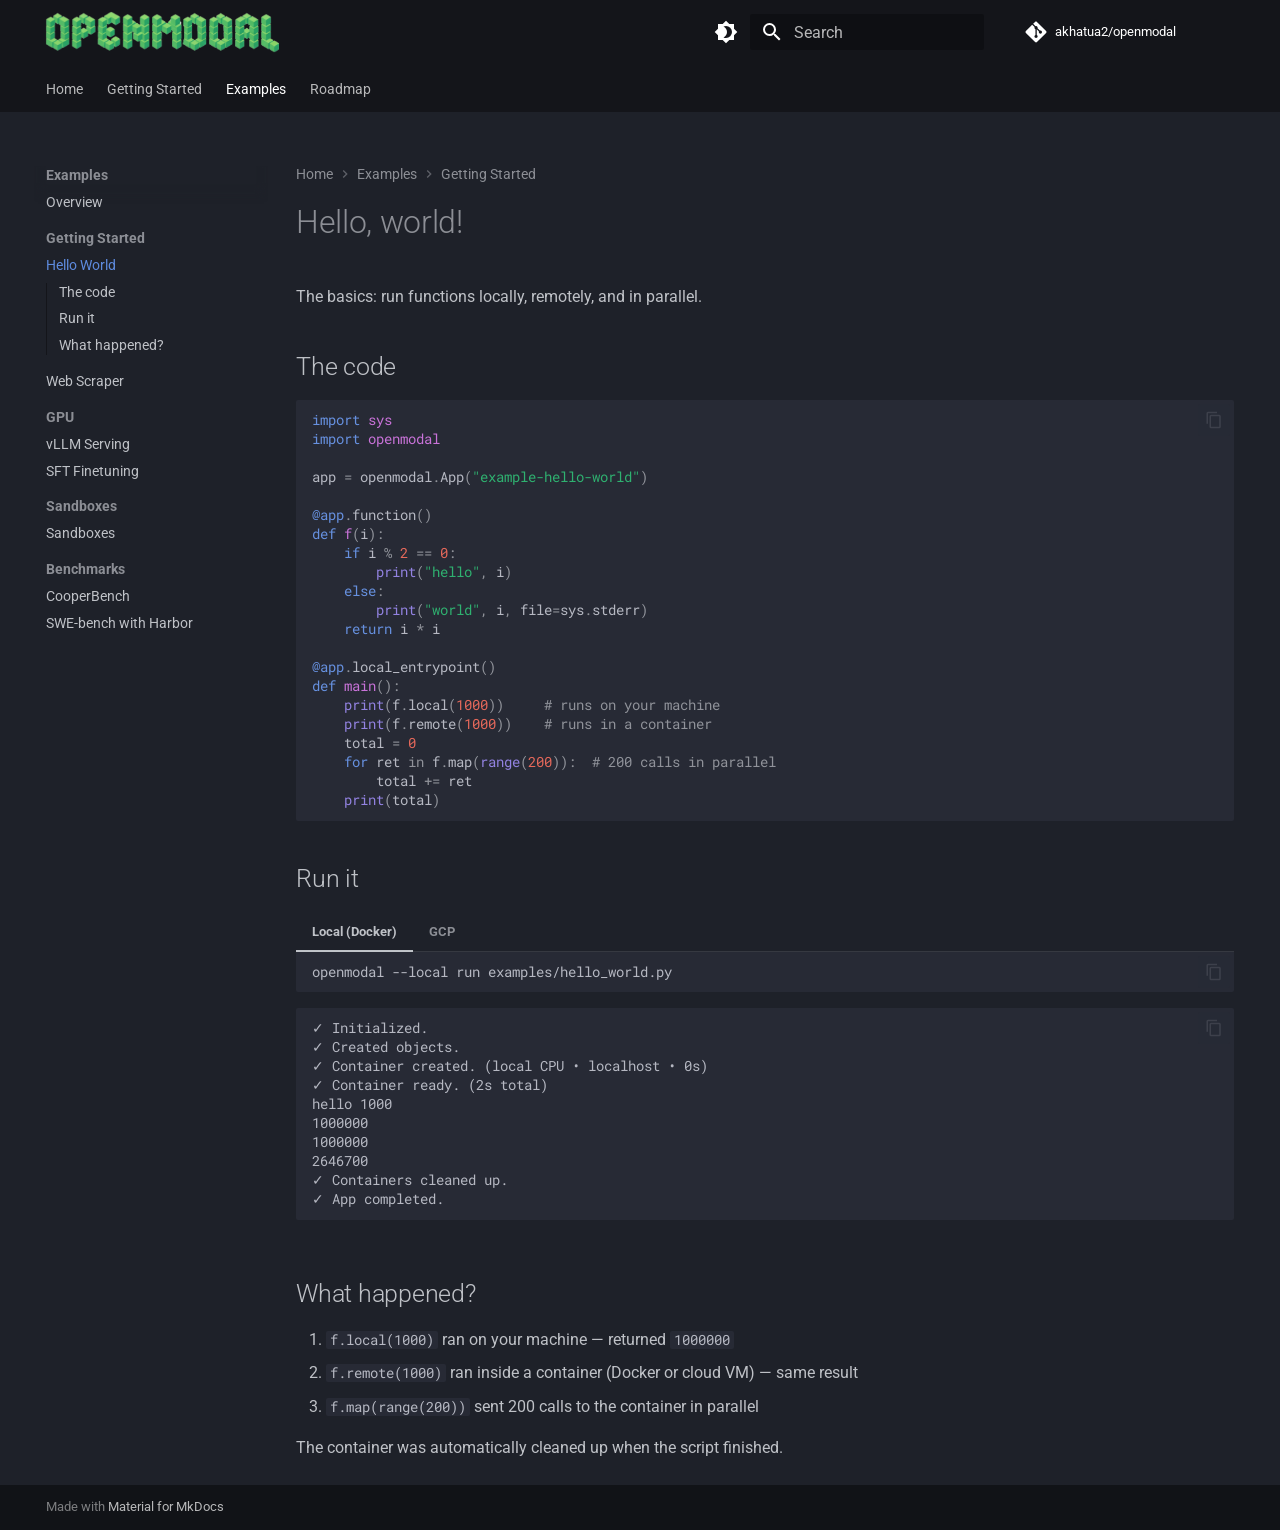
<file: examples/hello_world/index.html>
<!doctype html>
<html lang="en" class="no-js">
  <head>
    
      <meta charset="utf-8">
      <meta name="viewport" content="width=device-width,initial-scale=1">
      
      
      
        <link rel="canonical" href="https://akhatua2.github.io/openmodal/examples/hello_world/">
      
      
        <link rel="prev" href="../">
      
      
        <link rel="next" href="../web_scraper/">
      
      
        
      
      
      <link rel="icon" href="../../favicon.png">
      <meta name="generator" content="mkdocs-1.6.1, mkdocs-material-9.7.6">
    
    
      
        <title>Hello World - OpenModal</title>
      
    
    
      <link rel="stylesheet" href="../../assets/stylesheets/main.484c7ddc.min.css">
      
        
        <link rel="stylesheet" href="../../assets/stylesheets/palette.ab4e12ef.min.css">
      
      


    
    
      
    
    
      
        
        
        <link rel="preconnect" href="https://fonts.gstatic.com" crossorigin>
        <link rel="stylesheet" href="https://fonts.googleapis.com/css?family=Roboto:300,300i,400,400i,700,700i%7CRoboto+Mono:400,400i,700,700i&display=fallback">
        <style>:root{--md-text-font:"Roboto";--md-code-font:"Roboto Mono"}</style>
      
    
    
      <link rel="stylesheet" href="../../stylesheets/extra.css">
    
      <link rel="stylesheet" href="../../stylesheets/mermaid.css">
    
    <script>__md_scope=new URL("../..",location),__md_hash=e=>[...e].reduce(((e,_)=>(e<<5)-e+_.charCodeAt(0)),0),__md_get=(e,_=localStorage,t=__md_scope)=>JSON.parse(_.getItem(t.pathname+"."+e)),__md_set=(e,_,t=localStorage,a=__md_scope)=>{try{t.setItem(a.pathname+"."+e,JSON.stringify(_))}catch(e){}}</script>
    
      

    
    
  </head>
  
  
    
    
      
    
    
    
    
    <body dir="ltr" data-md-color-scheme="slate" data-md-color-primary="black" data-md-color-accent="indigo">
  
    
    <input class="md-toggle" data-md-toggle="drawer" type="checkbox" id="__drawer" autocomplete="off">
    <input class="md-toggle" data-md-toggle="search" type="checkbox" id="__search" autocomplete="off">
    <label class="md-overlay" for="__drawer"></label>
    <div data-md-component="skip">
      
        
        <a href="#hello-world" class="md-skip">
          Skip to content
        </a>
      
    </div>
    <div data-md-component="announce">
      
    </div>
    
    
      

<header class="md-header" data-md-component="header">
  <nav class="md-header__inner md-grid" aria-label="Header">
    <a href="../.." title="OpenModal" class="md-header__button md-logo" aria-label="OpenModal" data-md-component="logo">
      
  <img src="../../openmodal.png" alt="logo">

    </a>
    <label class="md-header__button md-icon" for="__drawer">
      
      <svg xmlns="http://www.w3.org/2000/svg" viewBox="0 0 24 24"><path d="M3 6h18v2H3zm0 5h18v2H3zm0 5h18v2H3z"/></svg>
    </label>
    <div class="md-header__title" data-md-component="header-title">
      <div class="md-header__ellipsis">
        <div class="md-header__topic">
          <span class="md-ellipsis">
            OpenModal
          </span>
        </div>
        <div class="md-header__topic" data-md-component="header-topic">
          <span class="md-ellipsis">
            
              Hello World
            
          </span>
        </div>
      </div>
    </div>
    
      
        <form class="md-header__option" data-md-component="palette">
  
    
    
    
    <input class="md-option" data-md-color-media="" data-md-color-scheme="slate" data-md-color-primary="black" data-md-color-accent="indigo"  aria-label="Light mode"  type="radio" name="__palette" id="__palette_0">
    
      <label class="md-header__button md-icon" title="Light mode" for="__palette_1" hidden>
        <svg xmlns="http://www.w3.org/2000/svg" viewBox="0 0 24 24"><path d="M12 18c-.89 0-1.74-.2-2.5-.55C11.56 16.5 13 14.42 13 12s-1.44-4.5-3.5-5.45C10.26 6.2 11.11 6 12 6a6 6 0 0 1 6 6 6 6 0 0 1-6 6m8-9.31V4h-4.69L12 .69 8.69 4H4v4.69L.69 12 4 15.31V20h4.69L12 23.31 15.31 20H20v-4.69L23.31 12z"/></svg>
      </label>
    
  
    
    
    
    <input class="md-option" data-md-color-media="" data-md-color-scheme="default" data-md-color-primary="black" data-md-color-accent="indigo"  aria-label="Dark mode"  type="radio" name="__palette" id="__palette_1">
    
      <label class="md-header__button md-icon" title="Dark mode" for="__palette_0" hidden>
        <svg xmlns="http://www.w3.org/2000/svg" viewBox="0 0 24 24"><path d="M12 8a4 4 0 0 0-4 4 4 4 0 0 0 4 4 4 4 0 0 0 4-4 4 4 0 0 0-4-4m0 10a6 6 0 0 1-6-6 6 6 0 0 1 6-6 6 6 0 0 1 6 6 6 6 0 0 1-6 6m8-9.31V4h-4.69L12 .69 8.69 4H4v4.69L.69 12 4 15.31V20h4.69L12 23.31 15.31 20H20v-4.69L23.31 12z"/></svg>
      </label>
    
  
</form>
      
    
    
      <script>var palette=__md_get("__palette");if(palette&&palette.color){if("(prefers-color-scheme)"===palette.color.media){var media=matchMedia("(prefers-color-scheme: light)"),input=document.querySelector(media.matches?"[data-md-color-media='(prefers-color-scheme: light)']":"[data-md-color-media='(prefers-color-scheme: dark)']");palette.color.media=input.getAttribute("data-md-color-media"),palette.color.scheme=input.getAttribute("data-md-color-scheme"),palette.color.primary=input.getAttribute("data-md-color-primary"),palette.color.accent=input.getAttribute("data-md-color-accent")}for(var[key,value]of Object.entries(palette.color))document.body.setAttribute("data-md-color-"+key,value)}</script>
    
    
    
      
      
        <label class="md-header__button md-icon" for="__search">
          
          <svg xmlns="http://www.w3.org/2000/svg" viewBox="0 0 24 24"><path d="M9.5 3A6.5 6.5 0 0 1 16 9.5c0 1.61-.59 3.09-1.56 4.23l.27.27h.79l5 5-1.5 1.5-5-5v-.79l-.27-.27A6.52 6.52 0 0 1 9.5 16 6.5 6.5 0 0 1 3 9.5 6.5 6.5 0 0 1 9.5 3m0 2C7 5 5 7 5 9.5S7 14 9.5 14 14 12 14 9.5 12 5 9.5 5"/></svg>
        </label>
        <div class="md-search" data-md-component="search" role="dialog">
  <label class="md-search__overlay" for="__search"></label>
  <div class="md-search__inner" role="search">
    <form class="md-search__form" name="search">
      <input type="text" class="md-search__input" name="query" aria-label="Search" placeholder="Search" autocapitalize="off" autocorrect="off" autocomplete="off" spellcheck="false" data-md-component="search-query" required>
      <label class="md-search__icon md-icon" for="__search">
        
        <svg xmlns="http://www.w3.org/2000/svg" viewBox="0 0 24 24"><path d="M9.5 3A6.5 6.5 0 0 1 16 9.5c0 1.61-.59 3.09-1.56 4.23l.27.27h.79l5 5-1.5 1.5-5-5v-.79l-.27-.27A6.52 6.52 0 0 1 9.5 16 6.5 6.5 0 0 1 3 9.5 6.5 6.5 0 0 1 9.5 3m0 2C7 5 5 7 5 9.5S7 14 9.5 14 14 12 14 9.5 12 5 9.5 5"/></svg>
        
        <svg xmlns="http://www.w3.org/2000/svg" viewBox="0 0 24 24"><path d="M20 11v2H8l5.5 5.5-1.42 1.42L4.16 12l7.92-7.92L13.5 5.5 8 11z"/></svg>
      </label>
      <nav class="md-search__options" aria-label="Search">
        
        <button type="reset" class="md-search__icon md-icon" title="Clear" aria-label="Clear" tabindex="-1">
          
          <svg xmlns="http://www.w3.org/2000/svg" viewBox="0 0 24 24"><path d="M19 6.41 17.59 5 12 10.59 6.41 5 5 6.41 10.59 12 5 17.59 6.41 19 12 13.41 17.59 19 19 17.59 13.41 12z"/></svg>
        </button>
      </nav>
      
    </form>
    <div class="md-search__output">
      <div class="md-search__scrollwrap" tabindex="0" data-md-scrollfix>
        <div class="md-search-result" data-md-component="search-result">
          <div class="md-search-result__meta">
            Initializing search
          </div>
          <ol class="md-search-result__list" role="presentation"></ol>
        </div>
      </div>
    </div>
  </div>
</div>
      
    
    
      <div class="md-header__source">
        <a href="https://github.com/akhatua2/openmodal" title="Go to repository" class="md-source" data-md-component="source">
  <div class="md-source__icon md-icon">
    
    <svg xmlns="http://www.w3.org/2000/svg" viewBox="0 0 448 512"><!--! Font Awesome Free 7.1.0 by @fontawesome - https://fontawesome.com License - https://fontawesome.com/license/free (Icons: CC BY 4.0, Fonts: SIL OFL 1.1, Code: MIT License) Copyright 2025 Fonticons, Inc.--><path d="M439.6 236.1 244 40.5c-5.4-5.5-12.8-8.5-20.4-8.5s-15 3-20.4 8.4L162.5 81l51.5 51.5c27.1-9.1 52.7 16.8 43.4 43.7l49.7 49.7c34.2-11.8 61.2 31 35.5 56.7-26.5 26.5-70.2-2.9-56-37.3L240.3 199v121.9c25.3 12.5 22.3 41.8 9.1 55-6.4 6.4-15.2 10.1-24.3 10.1s-17.8-3.6-24.3-10.1c-17.6-17.6-11.1-46.9 11.2-56v-123c-20.8-8.5-24.6-30.7-18.6-45L142.6 101 8.5 235.1C3 240.6 0 247.9 0 255.5s3 15 8.5 20.4l195.6 195.7c5.4 5.4 12.7 8.4 20.4 8.4s15-3 20.4-8.4l194.7-194.7c5.4-5.4 8.4-12.8 8.4-20.4s-3-15-8.4-20.4"/></svg>
  </div>
  <div class="md-source__repository">
    akhatua2/openmodal
  </div>
</a>
      </div>
    
  </nav>
  
</header>
    
    <div class="md-container" data-md-component="container">
      
      
        
          
            
<nav class="md-tabs" aria-label="Tabs" data-md-component="tabs">
  <div class="md-grid">
    <ul class="md-tabs__list">
      
        
  
  
  
  
    <li class="md-tabs__item">
      <a href="../.." class="md-tabs__link">
        
  
  
    
  
  Home

      </a>
    </li>
  

      
        
  
  
  
  
    
    
      <li class="md-tabs__item">
        <a href="../../setup/" class="md-tabs__link">
          
  
  
  Getting Started

        </a>
      </li>
    
  

      
        
  
  
  
    
  
  
    
    
      <li class="md-tabs__item md-tabs__item--active">
        <a href="../" class="md-tabs__link">
          
  
  
  Examples

        </a>
      </li>
    
  

      
        
  
  
  
  
    <li class="md-tabs__item">
      <a href="../../roadmap/" class="md-tabs__link">
        
  
  
    
  
  Roadmap

      </a>
    </li>
  

      
    </ul>
  </div>
</nav>
          
        
      
      <main class="md-main" data-md-component="main">
        <div class="md-main__inner md-grid">
          
            
              
              <div class="md-sidebar md-sidebar--primary" data-md-component="sidebar" data-md-type="navigation" >
                <div class="md-sidebar__scrollwrap">
                  <div class="md-sidebar__inner">
                    


  


  

<nav class="md-nav md-nav--primary md-nav--lifted md-nav--integrated" aria-label="Navigation" data-md-level="0">
  <label class="md-nav__title" for="__drawer">
    <a href="../.." title="OpenModal" class="md-nav__button md-logo" aria-label="OpenModal" data-md-component="logo">
      
  <img src="../../openmodal.png" alt="logo">

    </a>
    OpenModal
  </label>
  
    <div class="md-nav__source">
      <a href="https://github.com/akhatua2/openmodal" title="Go to repository" class="md-source" data-md-component="source">
  <div class="md-source__icon md-icon">
    
    <svg xmlns="http://www.w3.org/2000/svg" viewBox="0 0 448 512"><!--! Font Awesome Free 7.1.0 by @fontawesome - https://fontawesome.com License - https://fontawesome.com/license/free (Icons: CC BY 4.0, Fonts: SIL OFL 1.1, Code: MIT License) Copyright 2025 Fonticons, Inc.--><path d="M439.6 236.1 244 40.5c-5.4-5.5-12.8-8.5-20.4-8.5s-15 3-20.4 8.4L162.5 81l51.5 51.5c27.1-9.1 52.7 16.8 43.4 43.7l49.7 49.7c34.2-11.8 61.2 31 35.5 56.7-26.5 26.5-70.2-2.9-56-37.3L240.3 199v121.9c25.3 12.5 22.3 41.8 9.1 55-6.4 6.4-15.2 10.1-24.3 10.1s-17.8-3.6-24.3-10.1c-17.6-17.6-11.1-46.9 11.2-56v-123c-20.8-8.5-24.6-30.7-18.6-45L142.6 101 8.5 235.1C3 240.6 0 247.9 0 255.5s3 15 8.5 20.4l195.6 195.7c5.4 5.4 12.7 8.4 20.4 8.4s15-3 20.4-8.4l194.7-194.7c5.4-5.4 8.4-12.8 8.4-20.4s-3-15-8.4-20.4"/></svg>
  </div>
  <div class="md-source__repository">
    akhatua2/openmodal
  </div>
</a>
    </div>
  
  <ul class="md-nav__list" data-md-scrollfix>
    
      
      
  
  
  
  
    <li class="md-nav__item">
      <a href="../.." class="md-nav__link">
        
  
  
  <span class="md-ellipsis">
    
  
    Home
  

    
  </span>
  
  

      </a>
    </li>
  

    
      
      
  
  
  
  
    
    
    
    
      
      
        
      
    
    
    <li class="md-nav__item md-nav__item--nested">
      
        
        
        <input class="md-nav__toggle md-toggle " type="checkbox" id="__nav_2" >
        
          
          <label class="md-nav__link" for="__nav_2" id="__nav_2_label" tabindex="0">
            
  
  
  <span class="md-ellipsis">
    
  
    Getting Started
  

    
  </span>
  
  

            <span class="md-nav__icon md-icon"></span>
          </label>
        
        <nav class="md-nav" data-md-level="1" aria-labelledby="__nav_2_label" aria-expanded="false">
          <label class="md-nav__title" for="__nav_2">
            <span class="md-nav__icon md-icon"></span>
            
  
    Getting Started
  

          </label>
          <ul class="md-nav__list" data-md-scrollfix>
            
              
                
  
  
  
  
    <li class="md-nav__item">
      <a href="../../setup/" class="md-nav__link">
        
  
  
  <span class="md-ellipsis">
    
  
    Setup
  

    
  </span>
  
  

      </a>
    </li>
  

              
            
              
                
  
  
  
  
    <li class="md-nav__item">
      <a href="../../providers/" class="md-nav__link">
        
  
  
  <span class="md-ellipsis">
    
  
    Providers
  

    
  </span>
  
  

      </a>
    </li>
  

              
            
              
                
  
  
  
  
    <li class="md-nav__item">
      <a href="../../architecture/" class="md-nav__link">
        
  
  
  <span class="md-ellipsis">
    
  
    Architecture
  

    
  </span>
  
  

      </a>
    </li>
  

              
            
          </ul>
        </nav>
      
    </li>
  

    
      
      
  
  
    
  
  
  
    
    
    
    
      
        
        
      
      
        
      
    
    
    <li class="md-nav__item md-nav__item--active md-nav__item--section md-nav__item--nested">
      
        
        
        <input class="md-nav__toggle md-toggle " type="checkbox" id="__nav_3" checked>
        
          
          <label class="md-nav__link" for="__nav_3" id="__nav_3_label" tabindex="">
            
  
  
  <span class="md-ellipsis">
    
  
    Examples
  

    
  </span>
  
  

            <span class="md-nav__icon md-icon"></span>
          </label>
        
        <nav class="md-nav" data-md-level="1" aria-labelledby="__nav_3_label" aria-expanded="true">
          <label class="md-nav__title" for="__nav_3">
            <span class="md-nav__icon md-icon"></span>
            
  
    Examples
  

          </label>
          <ul class="md-nav__list" data-md-scrollfix>
            
              
                
  
  
  
  
    <li class="md-nav__item">
      <a href="../" class="md-nav__link">
        
  
  
  <span class="md-ellipsis">
    
  
    Overview
  

    
  </span>
  
  

      </a>
    </li>
  

              
            
              
                
  
  
    
  
  
  
    
    
    
    
      
      
        
          
          
        
      
    
    
    <li class="md-nav__item md-nav__item--active md-nav__item--section md-nav__item--nested">
      
        
        
        <input class="md-nav__toggle md-toggle " type="checkbox" id="__nav_3_2" checked>
        
          
          <label class="md-nav__link" for="__nav_3_2" id="__nav_3_2_label" tabindex="">
            
  
  
  <span class="md-ellipsis">
    
  
    Getting Started
  

    
  </span>
  
  

            <span class="md-nav__icon md-icon"></span>
          </label>
        
        <nav class="md-nav" data-md-level="2" aria-labelledby="__nav_3_2_label" aria-expanded="true">
          <label class="md-nav__title" for="__nav_3_2">
            <span class="md-nav__icon md-icon"></span>
            
  
    Getting Started
  

          </label>
          <ul class="md-nav__list" data-md-scrollfix>
            
              
                
  
  
    
  
  
  
    <li class="md-nav__item md-nav__item--active">
      
      <input class="md-nav__toggle md-toggle" type="checkbox" id="__toc">
      
      
        
      
      
        <label class="md-nav__link md-nav__link--active" for="__toc">
          
  
  
  <span class="md-ellipsis">
    
  
    Hello World
  

    
  </span>
  
  

          <span class="md-nav__icon md-icon"></span>
        </label>
      
      <a href="./" class="md-nav__link md-nav__link--active">
        
  
  
  <span class="md-ellipsis">
    
  
    Hello World
  

    
  </span>
  
  

      </a>
      
        

<nav class="md-nav md-nav--secondary" aria-label="Table of contents">
  
  
  
    
  
  
    <label class="md-nav__title" for="__toc">
      <span class="md-nav__icon md-icon"></span>
      Table of contents
    </label>
    <ul class="md-nav__list" data-md-component="toc" data-md-scrollfix>
      
        <li class="md-nav__item">
  <a href="#the-code" class="md-nav__link">
    <span class="md-ellipsis">
      
        The code
      
    </span>
  </a>
  
</li>
      
        <li class="md-nav__item">
  <a href="#run-it" class="md-nav__link">
    <span class="md-ellipsis">
      
        Run it
      
    </span>
  </a>
  
</li>
      
        <li class="md-nav__item">
  <a href="#what-happened" class="md-nav__link">
    <span class="md-ellipsis">
      
        What happened?
      
    </span>
  </a>
  
</li>
      
    </ul>
  
</nav>
      
    </li>
  

              
            
              
                
  
  
  
  
    <li class="md-nav__item">
      <a href="../web_scraper/" class="md-nav__link">
        
  
  
  <span class="md-ellipsis">
    
  
    Web Scraper
  

    
  </span>
  
  

      </a>
    </li>
  

              
            
          </ul>
        </nav>
      
    </li>
  

              
            
              
                
  
  
  
  
    
    
    
    
      
      
        
          
          
        
      
    
    
    <li class="md-nav__item md-nav__item--section md-nav__item--nested">
      
        
        
        <input class="md-nav__toggle md-toggle " type="checkbox" id="__nav_3_3" >
        
          
          <label class="md-nav__link" for="__nav_3_3" id="__nav_3_3_label" tabindex="">
            
  
  
  <span class="md-ellipsis">
    
  
    GPU
  

    
  </span>
  
  

            <span class="md-nav__icon md-icon"></span>
          </label>
        
        <nav class="md-nav" data-md-level="2" aria-labelledby="__nav_3_3_label" aria-expanded="false">
          <label class="md-nav__title" for="__nav_3_3">
            <span class="md-nav__icon md-icon"></span>
            
  
    GPU
  

          </label>
          <ul class="md-nav__list" data-md-scrollfix>
            
              
                
  
  
  
  
    <li class="md-nav__item">
      <a href="../vllm_serving/" class="md-nav__link">
        
  
  
  <span class="md-ellipsis">
    
  
    vLLM Serving
  

    
  </span>
  
  

      </a>
    </li>
  

              
            
              
                
  
  
  
  
    <li class="md-nav__item">
      <a href="../sft_finetune/" class="md-nav__link">
        
  
  
  <span class="md-ellipsis">
    
  
    SFT Finetuning
  

    
  </span>
  
  

      </a>
    </li>
  

              
            
          </ul>
        </nav>
      
    </li>
  

              
            
              
                
  
  
  
  
    
    
    
    
      
      
        
          
          
        
      
    
    
    <li class="md-nav__item md-nav__item--section md-nav__item--nested">
      
        
        
        <input class="md-nav__toggle md-toggle " type="checkbox" id="__nav_3_4" >
        
          
          <label class="md-nav__link" for="__nav_3_4" id="__nav_3_4_label" tabindex="">
            
  
  
  <span class="md-ellipsis">
    
  
    Sandboxes
  

    
  </span>
  
  

            <span class="md-nav__icon md-icon"></span>
          </label>
        
        <nav class="md-nav" data-md-level="2" aria-labelledby="__nav_3_4_label" aria-expanded="false">
          <label class="md-nav__title" for="__nav_3_4">
            <span class="md-nav__icon md-icon"></span>
            
  
    Sandboxes
  

          </label>
          <ul class="md-nav__list" data-md-scrollfix>
            
              
                
  
  
  
  
    <li class="md-nav__item">
      <a href="../sandbox/" class="md-nav__link">
        
  
  
  <span class="md-ellipsis">
    
  
    Sandboxes
  

    
  </span>
  
  

      </a>
    </li>
  

              
            
          </ul>
        </nav>
      
    </li>
  

              
            
              
                
  
  
  
  
    
    
    
    
      
      
        
          
          
        
      
    
    
    <li class="md-nav__item md-nav__item--section md-nav__item--nested">
      
        
        
        <input class="md-nav__toggle md-toggle " type="checkbox" id="__nav_3_5" >
        
          
          <label class="md-nav__link" for="__nav_3_5" id="__nav_3_5_label" tabindex="">
            
  
  
  <span class="md-ellipsis">
    
  
    Benchmarks
  

    
  </span>
  
  

            <span class="md-nav__icon md-icon"></span>
          </label>
        
        <nav class="md-nav" data-md-level="2" aria-labelledby="__nav_3_5_label" aria-expanded="false">
          <label class="md-nav__title" for="__nav_3_5">
            <span class="md-nav__icon md-icon"></span>
            
  
    Benchmarks
  

          </label>
          <ul class="md-nav__list" data-md-scrollfix>
            
              
                
  
  
  
  
    <li class="md-nav__item">
      <a href="../cooperbench/" class="md-nav__link">
        
  
  
  <span class="md-ellipsis">
    
  
    CooperBench
  

    
  </span>
  
  

      </a>
    </li>
  

              
            
              
                
  
  
  
  
    <li class="md-nav__item">
      <a href="../harbor/" class="md-nav__link">
        
  
  
  <span class="md-ellipsis">
    
  
    SWE-bench with Harbor
  

    
  </span>
  
  

      </a>
    </li>
  

              
            
          </ul>
        </nav>
      
    </li>
  

              
            
          </ul>
        </nav>
      
    </li>
  

    
      
      
  
  
  
  
    <li class="md-nav__item">
      <a href="../../roadmap/" class="md-nav__link">
        
  
  
  <span class="md-ellipsis">
    
  
    Roadmap
  

    
  </span>
  
  

      </a>
    </li>
  

    
  </ul>
</nav>
                  </div>
                </div>
              </div>
            
            
          
          
            <div class="md-content" data-md-component="content">
              
                



  


  <nav class="md-path" aria-label="Navigation" >
    <ol class="md-path__list">
      
        
  
  
    <li class="md-path__item">
      <a href="../.." class="md-path__link">
        
  <span class="md-ellipsis">
    Home
  </span>

      </a>
    </li>
  

      
      
        
  
  
    
    
      <li class="md-path__item">
        <a href="../" class="md-path__link">
          
  <span class="md-ellipsis">
    Examples
  </span>

        </a>
      </li>
    
  

      
        
  
  
    
    
      <li class="md-path__item">
        <a href="./" class="md-path__link">
          
  <span class="md-ellipsis">
    Getting Started
  </span>

        </a>
      </li>
    
  

      
    </ol>
  </nav>

              
              <article class="md-content__inner md-typeset">
                
                  


  
  


<h1 id="hello-world">Hello, world!<a class="headerlink" href="#hello-world" title="Permanent link">&para;</a></h1>
<p>The basics: run functions locally, remotely, and in parallel.</p>
<h2 id="the-code">The code<a class="headerlink" href="#the-code" title="Permanent link">&para;</a></h2>
<div class="highlight"><pre><span></span><code><a id="__codelineno-0-1" name="__codelineno-0-1" href="#__codelineno-0-1"></a><span class="kn">import</span><span class="w"> </span><span class="nn">sys</span>
<a id="__codelineno-0-2" name="__codelineno-0-2" href="#__codelineno-0-2"></a><span class="kn">import</span><span class="w"> </span><span class="nn">openmodal</span>
<a id="__codelineno-0-3" name="__codelineno-0-3" href="#__codelineno-0-3"></a>
<a id="__codelineno-0-4" name="__codelineno-0-4" href="#__codelineno-0-4"></a><span class="n">app</span> <span class="o">=</span> <span class="n">openmodal</span><span class="o">.</span><span class="n">App</span><span class="p">(</span><span class="s2">&quot;example-hello-world&quot;</span><span class="p">)</span>
<a id="__codelineno-0-5" name="__codelineno-0-5" href="#__codelineno-0-5"></a>
<a id="__codelineno-0-6" name="__codelineno-0-6" href="#__codelineno-0-6"></a><span class="nd">@app</span><span class="o">.</span><span class="n">function</span><span class="p">()</span>
<a id="__codelineno-0-7" name="__codelineno-0-7" href="#__codelineno-0-7"></a><span class="k">def</span><span class="w"> </span><span class="nf">f</span><span class="p">(</span><span class="n">i</span><span class="p">):</span>
<a id="__codelineno-0-8" name="__codelineno-0-8" href="#__codelineno-0-8"></a>    <span class="k">if</span> <span class="n">i</span> <span class="o">%</span> <span class="mi">2</span> <span class="o">==</span> <span class="mi">0</span><span class="p">:</span>
<a id="__codelineno-0-9" name="__codelineno-0-9" href="#__codelineno-0-9"></a>        <span class="nb">print</span><span class="p">(</span><span class="s2">&quot;hello&quot;</span><span class="p">,</span> <span class="n">i</span><span class="p">)</span>
<a id="__codelineno-0-10" name="__codelineno-0-10" href="#__codelineno-0-10"></a>    <span class="k">else</span><span class="p">:</span>
<a id="__codelineno-0-11" name="__codelineno-0-11" href="#__codelineno-0-11"></a>        <span class="nb">print</span><span class="p">(</span><span class="s2">&quot;world&quot;</span><span class="p">,</span> <span class="n">i</span><span class="p">,</span> <span class="n">file</span><span class="o">=</span><span class="n">sys</span><span class="o">.</span><span class="n">stderr</span><span class="p">)</span>
<a id="__codelineno-0-12" name="__codelineno-0-12" href="#__codelineno-0-12"></a>    <span class="k">return</span> <span class="n">i</span> <span class="o">*</span> <span class="n">i</span>
<a id="__codelineno-0-13" name="__codelineno-0-13" href="#__codelineno-0-13"></a>
<a id="__codelineno-0-14" name="__codelineno-0-14" href="#__codelineno-0-14"></a><span class="nd">@app</span><span class="o">.</span><span class="n">local_entrypoint</span><span class="p">()</span>
<a id="__codelineno-0-15" name="__codelineno-0-15" href="#__codelineno-0-15"></a><span class="k">def</span><span class="w"> </span><span class="nf">main</span><span class="p">():</span>
<a id="__codelineno-0-16" name="__codelineno-0-16" href="#__codelineno-0-16"></a>    <span class="nb">print</span><span class="p">(</span><span class="n">f</span><span class="o">.</span><span class="n">local</span><span class="p">(</span><span class="mi">1000</span><span class="p">))</span>     <span class="c1"># runs on your machine</span>
<a id="__codelineno-0-17" name="__codelineno-0-17" href="#__codelineno-0-17"></a>    <span class="nb">print</span><span class="p">(</span><span class="n">f</span><span class="o">.</span><span class="n">remote</span><span class="p">(</span><span class="mi">1000</span><span class="p">))</span>    <span class="c1"># runs in a container</span>
<a id="__codelineno-0-18" name="__codelineno-0-18" href="#__codelineno-0-18"></a>    <span class="n">total</span> <span class="o">=</span> <span class="mi">0</span>
<a id="__codelineno-0-19" name="__codelineno-0-19" href="#__codelineno-0-19"></a>    <span class="k">for</span> <span class="n">ret</span> <span class="ow">in</span> <span class="n">f</span><span class="o">.</span><span class="n">map</span><span class="p">(</span><span class="nb">range</span><span class="p">(</span><span class="mi">200</span><span class="p">)):</span>  <span class="c1"># 200 calls in parallel</span>
<a id="__codelineno-0-20" name="__codelineno-0-20" href="#__codelineno-0-20"></a>        <span class="n">total</span> <span class="o">+=</span> <span class="n">ret</span>
<a id="__codelineno-0-21" name="__codelineno-0-21" href="#__codelineno-0-21"></a>    <span class="nb">print</span><span class="p">(</span><span class="n">total</span><span class="p">)</span>
</code></pre></div>
<h2 id="run-it">Run it<a class="headerlink" href="#run-it" title="Permanent link">&para;</a></h2>
<div class="tabbed-set tabbed-alternate" data-tabs="1:2"><input checked="checked" id="__tabbed_1_1" name="__tabbed_1" type="radio" /><input id="__tabbed_1_2" name="__tabbed_1" type="radio" /><div class="tabbed-labels"><label for="__tabbed_1_1">Local (Docker)</label><label for="__tabbed_1_2">GCP</label></div>
<div class="tabbed-content">
<div class="tabbed-block">
<div class="highlight"><pre><span></span><code><a id="__codelineno-1-1" name="__codelineno-1-1" href="#__codelineno-1-1"></a>openmodal<span class="w"> </span>--local<span class="w"> </span>run<span class="w"> </span>examples/hello_world.py
</code></pre></div>
<div class="highlight"><pre><span></span><code><a id="__codelineno-2-1" name="__codelineno-2-1" href="#__codelineno-2-1"></a>✓ Initialized.
<a id="__codelineno-2-2" name="__codelineno-2-2" href="#__codelineno-2-2"></a>✓ Created objects.
<a id="__codelineno-2-3" name="__codelineno-2-3" href="#__codelineno-2-3"></a>✓ Container created. (local CPU • localhost • 0s)
<a id="__codelineno-2-4" name="__codelineno-2-4" href="#__codelineno-2-4"></a>✓ Container ready. (2s total)
<a id="__codelineno-2-5" name="__codelineno-2-5" href="#__codelineno-2-5"></a>hello 1000
<a id="__codelineno-2-6" name="__codelineno-2-6" href="#__codelineno-2-6"></a>1000000
<a id="__codelineno-2-7" name="__codelineno-2-7" href="#__codelineno-2-7"></a>1000000
<a id="__codelineno-2-8" name="__codelineno-2-8" href="#__codelineno-2-8"></a>2646700
<a id="__codelineno-2-9" name="__codelineno-2-9" href="#__codelineno-2-9"></a>✓ Containers cleaned up.
<a id="__codelineno-2-10" name="__codelineno-2-10" href="#__codelineno-2-10"></a>✓ App completed.
</code></pre></div>
</div>
<div class="tabbed-block">
<div class="highlight"><pre><span></span><code><a id="__codelineno-3-1" name="__codelineno-3-1" href="#__codelineno-3-1"></a>openmodal<span class="w"> </span>run<span class="w"> </span>examples/hello_world.py
</code></pre></div>
<div class="highlight"><pre><span></span><code><a id="__codelineno-4-1" name="__codelineno-4-1" href="#__codelineno-4-1"></a>✓ Initialized.
<a id="__codelineno-4-2" name="__codelineno-4-2" href="#__codelineno-4-2"></a>✓ Created objects.
<a id="__codelineno-4-3" name="__codelineno-4-3" href="#__codelineno-4-3"></a>✓ Container created. (2 vCPU, 2 GB RAM • 34.135.113.28 • 14s)
<a id="__codelineno-4-4" name="__codelineno-4-4" href="#__codelineno-4-4"></a>✓ Container ready. (60s total)
<a id="__codelineno-4-5" name="__codelineno-4-5" href="#__codelineno-4-5"></a>hello 1000
<a id="__codelineno-4-6" name="__codelineno-4-6" href="#__codelineno-4-6"></a>1000000
<a id="__codelineno-4-7" name="__codelineno-4-7" href="#__codelineno-4-7"></a>1000000
<a id="__codelineno-4-8" name="__codelineno-4-8" href="#__codelineno-4-8"></a>2646700
<a id="__codelineno-4-9" name="__codelineno-4-9" href="#__codelineno-4-9"></a>✓ Containers cleaned up.
<a id="__codelineno-4-10" name="__codelineno-4-10" href="#__codelineno-4-10"></a>✓ App completed.
</code></pre></div>
</div>
</div>
</div>
<h2 id="what-happened">What happened?<a class="headerlink" href="#what-happened" title="Permanent link">&para;</a></h2>
<ol>
<li><code>f.local(1000)</code> ran on your machine — returned <code>1000000</code></li>
<li><code>f.remote(1000)</code> ran inside a container (Docker or cloud VM) — same result</li>
<li><code>f.map(range(200))</code> sent 200 calls to the container in parallel</li>
</ol>
<p>The container was automatically cleaned up when the script finished.</p>












                
              </article>
            </div>
          
          
<script>var target=document.getElementById(location.hash.slice(1));target&&target.name&&(target.checked=target.name.startsWith("__tabbed_"))</script>
        </div>
        
          <button type="button" class="md-top md-icon" data-md-component="top" hidden>
  
  <svg xmlns="http://www.w3.org/2000/svg" viewBox="0 0 24 24"><path d="M13 20h-2V8l-5.5 5.5-1.42-1.42L12 4.16l7.92 7.92-1.42 1.42L13 8z"/></svg>
  Back to top
</button>
        
      </main>
      
        <footer class="md-footer">
  
  <div class="md-footer-meta md-typeset">
    <div class="md-footer-meta__inner md-grid">
      <div class="md-copyright">
  
  
    Made with
    <a href="https://squidfunk.github.io/mkdocs-material/" target="_blank" rel="noopener">
      Material for MkDocs
    </a>
  
</div>
      
    </div>
  </div>
</footer>
      
    </div>
    <div class="md-dialog" data-md-component="dialog">
      <div class="md-dialog__inner md-typeset"></div>
    </div>
    
    
    
      
      
      <script id="__config" type="application/json">{"annotate": null, "base": "../..", "features": ["navigation.instant", "navigation.sections", "navigation.tabs", "navigation.top", "navigation.path", "content.code.copy", "toc.integrate"], "search": "../../assets/javascripts/workers/search.2c215733.min.js", "tags": null, "translations": {"clipboard.copied": "Copied to clipboard", "clipboard.copy": "Copy to clipboard", "search.result.more.one": "1 more on this page", "search.result.more.other": "# more on this page", "search.result.none": "No matching documents", "search.result.one": "1 matching document", "search.result.other": "# matching documents", "search.result.placeholder": "Type to start searching", "search.result.term.missing": "Missing", "select.version": "Select version"}, "version": null}</script>
    
    
      <script src="../../assets/javascripts/bundle.79ae519e.min.js"></script>
      
        <script src="../../javascripts/mermaid-init.js"></script>
      
    
  </body>
</html>
</file>
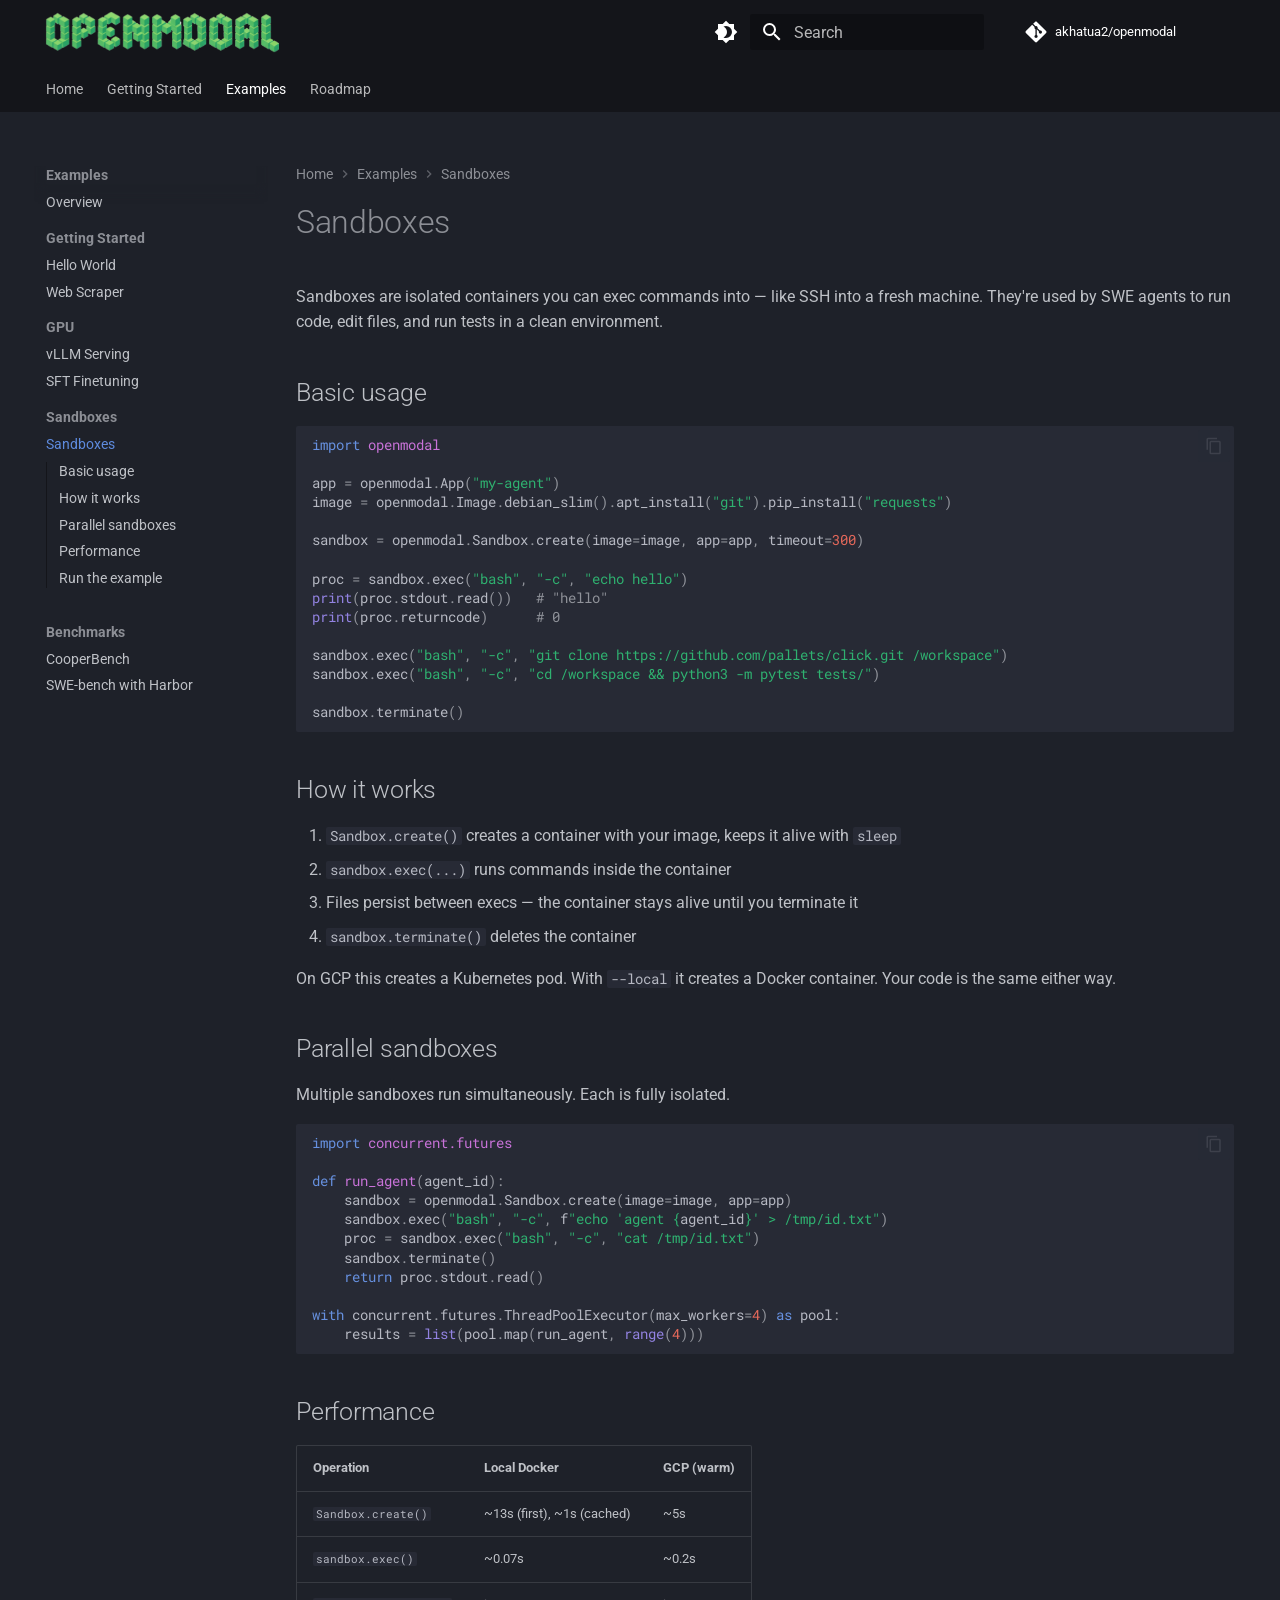
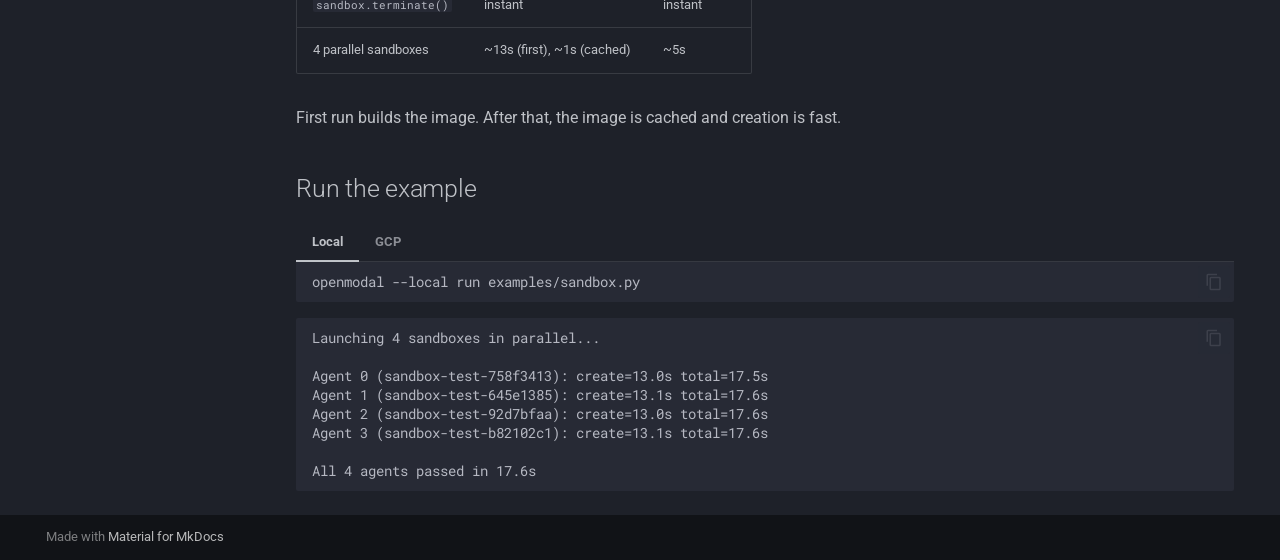
<file: examples/sandbox/index.html>
<!doctype html>
<html lang="en" class="no-js">
  <head>
    
      <meta charset="utf-8">
      <meta name="viewport" content="width=device-width,initial-scale=1">
      
      
      
        <link rel="canonical" href="https://akhatua2.github.io/openmodal/examples/sandbox/">
      
      
        <link rel="prev" href="../sft_finetune/">
      
      
        <link rel="next" href="../cooperbench/">
      
      
        
      
      
      <link rel="icon" href="../../favicon.png">
      <meta name="generator" content="mkdocs-1.6.1, mkdocs-material-9.7.6">
    
    
      
        <title>Sandboxes - OpenModal</title>
      
    
    
      <link rel="stylesheet" href="../../assets/stylesheets/main.484c7ddc.min.css">
      
        
        <link rel="stylesheet" href="../../assets/stylesheets/palette.ab4e12ef.min.css">
      
      


    
    
      
    
    
      
        
        
        <link rel="preconnect" href="https://fonts.gstatic.com" crossorigin>
        <link rel="stylesheet" href="https://fonts.googleapis.com/css?family=Roboto:300,300i,400,400i,700,700i%7CRoboto+Mono:400,400i,700,700i&display=fallback">
        <style>:root{--md-text-font:"Roboto";--md-code-font:"Roboto Mono"}</style>
      
    
    
      <link rel="stylesheet" href="../../stylesheets/extra.css">
    
      <link rel="stylesheet" href="../../stylesheets/mermaid.css">
    
    <script>__md_scope=new URL("../..",location),__md_hash=e=>[...e].reduce(((e,_)=>(e<<5)-e+_.charCodeAt(0)),0),__md_get=(e,_=localStorage,t=__md_scope)=>JSON.parse(_.getItem(t.pathname+"."+e)),__md_set=(e,_,t=localStorage,a=__md_scope)=>{try{t.setItem(a.pathname+"."+e,JSON.stringify(_))}catch(e){}}</script>
    
      

    
    
  </head>
  
  
    
    
      
    
    
    
    
    <body dir="ltr" data-md-color-scheme="slate" data-md-color-primary="black" data-md-color-accent="indigo">
  
    
    <input class="md-toggle" data-md-toggle="drawer" type="checkbox" id="__drawer" autocomplete="off">
    <input class="md-toggle" data-md-toggle="search" type="checkbox" id="__search" autocomplete="off">
    <label class="md-overlay" for="__drawer"></label>
    <div data-md-component="skip">
      
        
        <a href="#sandboxes" class="md-skip">
          Skip to content
        </a>
      
    </div>
    <div data-md-component="announce">
      
    </div>
    
    
      

<header class="md-header" data-md-component="header">
  <nav class="md-header__inner md-grid" aria-label="Header">
    <a href="../.." title="OpenModal" class="md-header__button md-logo" aria-label="OpenModal" data-md-component="logo">
      
  <img src="../../openmodal.png" alt="logo">

    </a>
    <label class="md-header__button md-icon" for="__drawer">
      
      <svg xmlns="http://www.w3.org/2000/svg" viewBox="0 0 24 24"><path d="M3 6h18v2H3zm0 5h18v2H3zm0 5h18v2H3z"/></svg>
    </label>
    <div class="md-header__title" data-md-component="header-title">
      <div class="md-header__ellipsis">
        <div class="md-header__topic">
          <span class="md-ellipsis">
            OpenModal
          </span>
        </div>
        <div class="md-header__topic" data-md-component="header-topic">
          <span class="md-ellipsis">
            
              Sandboxes
            
          </span>
        </div>
      </div>
    </div>
    
      
        <form class="md-header__option" data-md-component="palette">
  
    
    
    
    <input class="md-option" data-md-color-media="" data-md-color-scheme="slate" data-md-color-primary="black" data-md-color-accent="indigo"  aria-label="Light mode"  type="radio" name="__palette" id="__palette_0">
    
      <label class="md-header__button md-icon" title="Light mode" for="__palette_1" hidden>
        <svg xmlns="http://www.w3.org/2000/svg" viewBox="0 0 24 24"><path d="M12 18c-.89 0-1.74-.2-2.5-.55C11.56 16.5 13 14.42 13 12s-1.44-4.5-3.5-5.45C10.26 6.2 11.11 6 12 6a6 6 0 0 1 6 6 6 6 0 0 1-6 6m8-9.31V4h-4.69L12 .69 8.69 4H4v4.69L.69 12 4 15.31V20h4.69L12 23.31 15.31 20H20v-4.69L23.31 12z"/></svg>
      </label>
    
  
    
    
    
    <input class="md-option" data-md-color-media="" data-md-color-scheme="default" data-md-color-primary="black" data-md-color-accent="indigo"  aria-label="Dark mode"  type="radio" name="__palette" id="__palette_1">
    
      <label class="md-header__button md-icon" title="Dark mode" for="__palette_0" hidden>
        <svg xmlns="http://www.w3.org/2000/svg" viewBox="0 0 24 24"><path d="M12 8a4 4 0 0 0-4 4 4 4 0 0 0 4 4 4 4 0 0 0 4-4 4 4 0 0 0-4-4m0 10a6 6 0 0 1-6-6 6 6 0 0 1 6-6 6 6 0 0 1 6 6 6 6 0 0 1-6 6m8-9.31V4h-4.69L12 .69 8.69 4H4v4.69L.69 12 4 15.31V20h4.69L12 23.31 15.31 20H20v-4.69L23.31 12z"/></svg>
      </label>
    
  
</form>
      
    
    
      <script>var palette=__md_get("__palette");if(palette&&palette.color){if("(prefers-color-scheme)"===palette.color.media){var media=matchMedia("(prefers-color-scheme: light)"),input=document.querySelector(media.matches?"[data-md-color-media='(prefers-color-scheme: light)']":"[data-md-color-media='(prefers-color-scheme: dark)']");palette.color.media=input.getAttribute("data-md-color-media"),palette.color.scheme=input.getAttribute("data-md-color-scheme"),palette.color.primary=input.getAttribute("data-md-color-primary"),palette.color.accent=input.getAttribute("data-md-color-accent")}for(var[key,value]of Object.entries(palette.color))document.body.setAttribute("data-md-color-"+key,value)}</script>
    
    
    
      
      
        <label class="md-header__button md-icon" for="__search">
          
          <svg xmlns="http://www.w3.org/2000/svg" viewBox="0 0 24 24"><path d="M9.5 3A6.5 6.5 0 0 1 16 9.5c0 1.61-.59 3.09-1.56 4.23l.27.27h.79l5 5-1.5 1.5-5-5v-.79l-.27-.27A6.52 6.52 0 0 1 9.5 16 6.5 6.5 0 0 1 3 9.5 6.5 6.5 0 0 1 9.5 3m0 2C7 5 5 7 5 9.5S7 14 9.5 14 14 12 14 9.5 12 5 9.5 5"/></svg>
        </label>
        <div class="md-search" data-md-component="search" role="dialog">
  <label class="md-search__overlay" for="__search"></label>
  <div class="md-search__inner" role="search">
    <form class="md-search__form" name="search">
      <input type="text" class="md-search__input" name="query" aria-label="Search" placeholder="Search" autocapitalize="off" autocorrect="off" autocomplete="off" spellcheck="false" data-md-component="search-query" required>
      <label class="md-search__icon md-icon" for="__search">
        
        <svg xmlns="http://www.w3.org/2000/svg" viewBox="0 0 24 24"><path d="M9.5 3A6.5 6.5 0 0 1 16 9.5c0 1.61-.59 3.09-1.56 4.23l.27.27h.79l5 5-1.5 1.5-5-5v-.79l-.27-.27A6.52 6.52 0 0 1 9.5 16 6.5 6.5 0 0 1 3 9.5 6.5 6.5 0 0 1 9.5 3m0 2C7 5 5 7 5 9.5S7 14 9.5 14 14 12 14 9.5 12 5 9.5 5"/></svg>
        
        <svg xmlns="http://www.w3.org/2000/svg" viewBox="0 0 24 24"><path d="M20 11v2H8l5.5 5.5-1.42 1.42L4.16 12l7.92-7.92L13.5 5.5 8 11z"/></svg>
      </label>
      <nav class="md-search__options" aria-label="Search">
        
        <button type="reset" class="md-search__icon md-icon" title="Clear" aria-label="Clear" tabindex="-1">
          
          <svg xmlns="http://www.w3.org/2000/svg" viewBox="0 0 24 24"><path d="M19 6.41 17.59 5 12 10.59 6.41 5 5 6.41 10.59 12 5 17.59 6.41 19 12 13.41 17.59 19 19 17.59 13.41 12z"/></svg>
        </button>
      </nav>
      
    </form>
    <div class="md-search__output">
      <div class="md-search__scrollwrap" tabindex="0" data-md-scrollfix>
        <div class="md-search-result" data-md-component="search-result">
          <div class="md-search-result__meta">
            Initializing search
          </div>
          <ol class="md-search-result__list" role="presentation"></ol>
        </div>
      </div>
    </div>
  </div>
</div>
      
    
    
      <div class="md-header__source">
        <a href="https://github.com/akhatua2/openmodal" title="Go to repository" class="md-source" data-md-component="source">
  <div class="md-source__icon md-icon">
    
    <svg xmlns="http://www.w3.org/2000/svg" viewBox="0 0 448 512"><!--! Font Awesome Free 7.1.0 by @fontawesome - https://fontawesome.com License - https://fontawesome.com/license/free (Icons: CC BY 4.0, Fonts: SIL OFL 1.1, Code: MIT License) Copyright 2025 Fonticons, Inc.--><path d="M439.6 236.1 244 40.5c-5.4-5.5-12.8-8.5-20.4-8.5s-15 3-20.4 8.4L162.5 81l51.5 51.5c27.1-9.1 52.7 16.8 43.4 43.7l49.7 49.7c34.2-11.8 61.2 31 35.5 56.7-26.5 26.5-70.2-2.9-56-37.3L240.3 199v121.9c25.3 12.5 22.3 41.8 9.1 55-6.4 6.4-15.2 10.1-24.3 10.1s-17.8-3.6-24.3-10.1c-17.6-17.6-11.1-46.9 11.2-56v-123c-20.8-8.5-24.6-30.7-18.6-45L142.6 101 8.5 235.1C3 240.6 0 247.9 0 255.5s3 15 8.5 20.4l195.6 195.7c5.4 5.4 12.7 8.4 20.4 8.4s15-3 20.4-8.4l194.7-194.7c5.4-5.4 8.4-12.8 8.4-20.4s-3-15-8.4-20.4"/></svg>
  </div>
  <div class="md-source__repository">
    akhatua2/openmodal
  </div>
</a>
      </div>
    
  </nav>
  
</header>
    
    <div class="md-container" data-md-component="container">
      
      
        
          
            
<nav class="md-tabs" aria-label="Tabs" data-md-component="tabs">
  <div class="md-grid">
    <ul class="md-tabs__list">
      
        
  
  
  
  
    <li class="md-tabs__item">
      <a href="../.." class="md-tabs__link">
        
  
  
    
  
  Home

      </a>
    </li>
  

      
        
  
  
  
  
    
    
      <li class="md-tabs__item">
        <a href="../../setup/" class="md-tabs__link">
          
  
  
  Getting Started

        </a>
      </li>
    
  

      
        
  
  
  
    
  
  
    
    
      <li class="md-tabs__item md-tabs__item--active">
        <a href="../" class="md-tabs__link">
          
  
  
  Examples

        </a>
      </li>
    
  

      
        
  
  
  
  
    <li class="md-tabs__item">
      <a href="../../roadmap/" class="md-tabs__link">
        
  
  
    
  
  Roadmap

      </a>
    </li>
  

      
    </ul>
  </div>
</nav>
          
        
      
      <main class="md-main" data-md-component="main">
        <div class="md-main__inner md-grid">
          
            
              
              <div class="md-sidebar md-sidebar--primary" data-md-component="sidebar" data-md-type="navigation" >
                <div class="md-sidebar__scrollwrap">
                  <div class="md-sidebar__inner">
                    


  


  

<nav class="md-nav md-nav--primary md-nav--lifted md-nav--integrated" aria-label="Navigation" data-md-level="0">
  <label class="md-nav__title" for="__drawer">
    <a href="../.." title="OpenModal" class="md-nav__button md-logo" aria-label="OpenModal" data-md-component="logo">
      
  <img src="../../openmodal.png" alt="logo">

    </a>
    OpenModal
  </label>
  
    <div class="md-nav__source">
      <a href="https://github.com/akhatua2/openmodal" title="Go to repository" class="md-source" data-md-component="source">
  <div class="md-source__icon md-icon">
    
    <svg xmlns="http://www.w3.org/2000/svg" viewBox="0 0 448 512"><!--! Font Awesome Free 7.1.0 by @fontawesome - https://fontawesome.com License - https://fontawesome.com/license/free (Icons: CC BY 4.0, Fonts: SIL OFL 1.1, Code: MIT License) Copyright 2025 Fonticons, Inc.--><path d="M439.6 236.1 244 40.5c-5.4-5.5-12.8-8.5-20.4-8.5s-15 3-20.4 8.4L162.5 81l51.5 51.5c27.1-9.1 52.7 16.8 43.4 43.7l49.7 49.7c34.2-11.8 61.2 31 35.5 56.7-26.5 26.5-70.2-2.9-56-37.3L240.3 199v121.9c25.3 12.5 22.3 41.8 9.1 55-6.4 6.4-15.2 10.1-24.3 10.1s-17.8-3.6-24.3-10.1c-17.6-17.6-11.1-46.9 11.2-56v-123c-20.8-8.5-24.6-30.7-18.6-45L142.6 101 8.5 235.1C3 240.6 0 247.9 0 255.5s3 15 8.5 20.4l195.6 195.7c5.4 5.4 12.7 8.4 20.4 8.4s15-3 20.4-8.4l194.7-194.7c5.4-5.4 8.4-12.8 8.4-20.4s-3-15-8.4-20.4"/></svg>
  </div>
  <div class="md-source__repository">
    akhatua2/openmodal
  </div>
</a>
    </div>
  
  <ul class="md-nav__list" data-md-scrollfix>
    
      
      
  
  
  
  
    <li class="md-nav__item">
      <a href="../.." class="md-nav__link">
        
  
  
  <span class="md-ellipsis">
    
  
    Home
  

    
  </span>
  
  

      </a>
    </li>
  

    
      
      
  
  
  
  
    
    
    
    
      
      
        
      
    
    
    <li class="md-nav__item md-nav__item--nested">
      
        
        
        <input class="md-nav__toggle md-toggle " type="checkbox" id="__nav_2" >
        
          
          <label class="md-nav__link" for="__nav_2" id="__nav_2_label" tabindex="0">
            
  
  
  <span class="md-ellipsis">
    
  
    Getting Started
  

    
  </span>
  
  

            <span class="md-nav__icon md-icon"></span>
          </label>
        
        <nav class="md-nav" data-md-level="1" aria-labelledby="__nav_2_label" aria-expanded="false">
          <label class="md-nav__title" for="__nav_2">
            <span class="md-nav__icon md-icon"></span>
            
  
    Getting Started
  

          </label>
          <ul class="md-nav__list" data-md-scrollfix>
            
              
                
  
  
  
  
    <li class="md-nav__item">
      <a href="../../setup/" class="md-nav__link">
        
  
  
  <span class="md-ellipsis">
    
  
    Setup
  

    
  </span>
  
  

      </a>
    </li>
  

              
            
              
                
  
  
  
  
    <li class="md-nav__item">
      <a href="../../providers/" class="md-nav__link">
        
  
  
  <span class="md-ellipsis">
    
  
    Providers
  

    
  </span>
  
  

      </a>
    </li>
  

              
            
              
                
  
  
  
  
    <li class="md-nav__item">
      <a href="../../architecture/" class="md-nav__link">
        
  
  
  <span class="md-ellipsis">
    
  
    Architecture
  

    
  </span>
  
  

      </a>
    </li>
  

              
            
          </ul>
        </nav>
      
    </li>
  

    
      
      
  
  
    
  
  
  
    
    
    
    
      
        
        
      
      
        
      
    
    
    <li class="md-nav__item md-nav__item--active md-nav__item--section md-nav__item--nested">
      
        
        
        <input class="md-nav__toggle md-toggle " type="checkbox" id="__nav_3" checked>
        
          
          <label class="md-nav__link" for="__nav_3" id="__nav_3_label" tabindex="">
            
  
  
  <span class="md-ellipsis">
    
  
    Examples
  

    
  </span>
  
  

            <span class="md-nav__icon md-icon"></span>
          </label>
        
        <nav class="md-nav" data-md-level="1" aria-labelledby="__nav_3_label" aria-expanded="true">
          <label class="md-nav__title" for="__nav_3">
            <span class="md-nav__icon md-icon"></span>
            
  
    Examples
  

          </label>
          <ul class="md-nav__list" data-md-scrollfix>
            
              
                
  
  
  
  
    <li class="md-nav__item">
      <a href="../" class="md-nav__link">
        
  
  
  <span class="md-ellipsis">
    
  
    Overview
  

    
  </span>
  
  

      </a>
    </li>
  

              
            
              
                
  
  
  
  
    
    
    
    
      
      
        
          
          
        
      
    
    
    <li class="md-nav__item md-nav__item--section md-nav__item--nested">
      
        
        
        <input class="md-nav__toggle md-toggle " type="checkbox" id="__nav_3_2" >
        
          
          <label class="md-nav__link" for="__nav_3_2" id="__nav_3_2_label" tabindex="">
            
  
  
  <span class="md-ellipsis">
    
  
    Getting Started
  

    
  </span>
  
  

            <span class="md-nav__icon md-icon"></span>
          </label>
        
        <nav class="md-nav" data-md-level="2" aria-labelledby="__nav_3_2_label" aria-expanded="false">
          <label class="md-nav__title" for="__nav_3_2">
            <span class="md-nav__icon md-icon"></span>
            
  
    Getting Started
  

          </label>
          <ul class="md-nav__list" data-md-scrollfix>
            
              
                
  
  
  
  
    <li class="md-nav__item">
      <a href="../hello_world/" class="md-nav__link">
        
  
  
  <span class="md-ellipsis">
    
  
    Hello World
  

    
  </span>
  
  

      </a>
    </li>
  

              
            
              
                
  
  
  
  
    <li class="md-nav__item">
      <a href="../web_scraper/" class="md-nav__link">
        
  
  
  <span class="md-ellipsis">
    
  
    Web Scraper
  

    
  </span>
  
  

      </a>
    </li>
  

              
            
          </ul>
        </nav>
      
    </li>
  

              
            
              
                
  
  
  
  
    
    
    
    
      
      
        
          
          
        
      
    
    
    <li class="md-nav__item md-nav__item--section md-nav__item--nested">
      
        
        
        <input class="md-nav__toggle md-toggle " type="checkbox" id="__nav_3_3" >
        
          
          <label class="md-nav__link" for="__nav_3_3" id="__nav_3_3_label" tabindex="">
            
  
  
  <span class="md-ellipsis">
    
  
    GPU
  

    
  </span>
  
  

            <span class="md-nav__icon md-icon"></span>
          </label>
        
        <nav class="md-nav" data-md-level="2" aria-labelledby="__nav_3_3_label" aria-expanded="false">
          <label class="md-nav__title" for="__nav_3_3">
            <span class="md-nav__icon md-icon"></span>
            
  
    GPU
  

          </label>
          <ul class="md-nav__list" data-md-scrollfix>
            
              
                
  
  
  
  
    <li class="md-nav__item">
      <a href="../vllm_serving/" class="md-nav__link">
        
  
  
  <span class="md-ellipsis">
    
  
    vLLM Serving
  

    
  </span>
  
  

      </a>
    </li>
  

              
            
              
                
  
  
  
  
    <li class="md-nav__item">
      <a href="../sft_finetune/" class="md-nav__link">
        
  
  
  <span class="md-ellipsis">
    
  
    SFT Finetuning
  

    
  </span>
  
  

      </a>
    </li>
  

              
            
          </ul>
        </nav>
      
    </li>
  

              
            
              
                
  
  
    
  
  
  
    
    
    
    
      
      
        
          
          
        
      
    
    
    <li class="md-nav__item md-nav__item--active md-nav__item--section md-nav__item--nested">
      
        
        
        <input class="md-nav__toggle md-toggle " type="checkbox" id="__nav_3_4" checked>
        
          
          <label class="md-nav__link" for="__nav_3_4" id="__nav_3_4_label" tabindex="">
            
  
  
  <span class="md-ellipsis">
    
  
    Sandboxes
  

    
  </span>
  
  

            <span class="md-nav__icon md-icon"></span>
          </label>
        
        <nav class="md-nav" data-md-level="2" aria-labelledby="__nav_3_4_label" aria-expanded="true">
          <label class="md-nav__title" for="__nav_3_4">
            <span class="md-nav__icon md-icon"></span>
            
  
    Sandboxes
  

          </label>
          <ul class="md-nav__list" data-md-scrollfix>
            
              
                
  
  
    
  
  
  
    <li class="md-nav__item md-nav__item--active">
      
      <input class="md-nav__toggle md-toggle" type="checkbox" id="__toc">
      
      
        
      
      
        <label class="md-nav__link md-nav__link--active" for="__toc">
          
  
  
  <span class="md-ellipsis">
    
  
    Sandboxes
  

    
  </span>
  
  

          <span class="md-nav__icon md-icon"></span>
        </label>
      
      <a href="./" class="md-nav__link md-nav__link--active">
        
  
  
  <span class="md-ellipsis">
    
  
    Sandboxes
  

    
  </span>
  
  

      </a>
      
        

<nav class="md-nav md-nav--secondary" aria-label="Table of contents">
  
  
  
    
  
  
    <label class="md-nav__title" for="__toc">
      <span class="md-nav__icon md-icon"></span>
      Table of contents
    </label>
    <ul class="md-nav__list" data-md-component="toc" data-md-scrollfix>
      
        <li class="md-nav__item">
  <a href="#basic-usage" class="md-nav__link">
    <span class="md-ellipsis">
      
        Basic usage
      
    </span>
  </a>
  
</li>
      
        <li class="md-nav__item">
  <a href="#how-it-works" class="md-nav__link">
    <span class="md-ellipsis">
      
        How it works
      
    </span>
  </a>
  
</li>
      
        <li class="md-nav__item">
  <a href="#parallel-sandboxes" class="md-nav__link">
    <span class="md-ellipsis">
      
        Parallel sandboxes
      
    </span>
  </a>
  
</li>
      
        <li class="md-nav__item">
  <a href="#performance" class="md-nav__link">
    <span class="md-ellipsis">
      
        Performance
      
    </span>
  </a>
  
</li>
      
        <li class="md-nav__item">
  <a href="#run-the-example" class="md-nav__link">
    <span class="md-ellipsis">
      
        Run the example
      
    </span>
  </a>
  
</li>
      
    </ul>
  
</nav>
      
    </li>
  

              
            
          </ul>
        </nav>
      
    </li>
  

              
            
              
                
  
  
  
  
    
    
    
    
      
      
        
          
          
        
      
    
    
    <li class="md-nav__item md-nav__item--section md-nav__item--nested">
      
        
        
        <input class="md-nav__toggle md-toggle " type="checkbox" id="__nav_3_5" >
        
          
          <label class="md-nav__link" for="__nav_3_5" id="__nav_3_5_label" tabindex="">
            
  
  
  <span class="md-ellipsis">
    
  
    Benchmarks
  

    
  </span>
  
  

            <span class="md-nav__icon md-icon"></span>
          </label>
        
        <nav class="md-nav" data-md-level="2" aria-labelledby="__nav_3_5_label" aria-expanded="false">
          <label class="md-nav__title" for="__nav_3_5">
            <span class="md-nav__icon md-icon"></span>
            
  
    Benchmarks
  

          </label>
          <ul class="md-nav__list" data-md-scrollfix>
            
              
                
  
  
  
  
    <li class="md-nav__item">
      <a href="../cooperbench/" class="md-nav__link">
        
  
  
  <span class="md-ellipsis">
    
  
    CooperBench
  

    
  </span>
  
  

      </a>
    </li>
  

              
            
              
                
  
  
  
  
    <li class="md-nav__item">
      <a href="../harbor/" class="md-nav__link">
        
  
  
  <span class="md-ellipsis">
    
  
    SWE-bench with Harbor
  

    
  </span>
  
  

      </a>
    </li>
  

              
            
          </ul>
        </nav>
      
    </li>
  

              
            
          </ul>
        </nav>
      
    </li>
  

    
      
      
  
  
  
  
    <li class="md-nav__item">
      <a href="../../roadmap/" class="md-nav__link">
        
  
  
  <span class="md-ellipsis">
    
  
    Roadmap
  

    
  </span>
  
  

      </a>
    </li>
  

    
  </ul>
</nav>
                  </div>
                </div>
              </div>
            
            
          
          
            <div class="md-content" data-md-component="content">
              
                



  


  <nav class="md-path" aria-label="Navigation" >
    <ol class="md-path__list">
      
        
  
  
    <li class="md-path__item">
      <a href="../.." class="md-path__link">
        
  <span class="md-ellipsis">
    Home
  </span>

      </a>
    </li>
  

      
      
        
  
  
    
    
      <li class="md-path__item">
        <a href="../" class="md-path__link">
          
  <span class="md-ellipsis">
    Examples
  </span>

        </a>
      </li>
    
  

      
        
  
  
    
    
      <li class="md-path__item">
        <a href="./" class="md-path__link">
          
  <span class="md-ellipsis">
    Sandboxes
  </span>

        </a>
      </li>
    
  

      
    </ol>
  </nav>

              
              <article class="md-content__inner md-typeset">
                
                  


  
  


<h1 id="sandboxes">Sandboxes<a class="headerlink" href="#sandboxes" title="Permanent link">&para;</a></h1>
<p>Sandboxes are isolated containers you can exec commands into — like SSH into a fresh machine. They're used by SWE agents to run code, edit files, and run tests in a clean environment.</p>
<h2 id="basic-usage">Basic usage<a class="headerlink" href="#basic-usage" title="Permanent link">&para;</a></h2>
<div class="highlight"><pre><span></span><code><a id="__codelineno-0-1" name="__codelineno-0-1" href="#__codelineno-0-1"></a><span class="kn">import</span><span class="w"> </span><span class="nn">openmodal</span>
<a id="__codelineno-0-2" name="__codelineno-0-2" href="#__codelineno-0-2"></a>
<a id="__codelineno-0-3" name="__codelineno-0-3" href="#__codelineno-0-3"></a><span class="n">app</span> <span class="o">=</span> <span class="n">openmodal</span><span class="o">.</span><span class="n">App</span><span class="p">(</span><span class="s2">&quot;my-agent&quot;</span><span class="p">)</span>
<a id="__codelineno-0-4" name="__codelineno-0-4" href="#__codelineno-0-4"></a><span class="n">image</span> <span class="o">=</span> <span class="n">openmodal</span><span class="o">.</span><span class="n">Image</span><span class="o">.</span><span class="n">debian_slim</span><span class="p">()</span><span class="o">.</span><span class="n">apt_install</span><span class="p">(</span><span class="s2">&quot;git&quot;</span><span class="p">)</span><span class="o">.</span><span class="n">pip_install</span><span class="p">(</span><span class="s2">&quot;requests&quot;</span><span class="p">)</span>
<a id="__codelineno-0-5" name="__codelineno-0-5" href="#__codelineno-0-5"></a>
<a id="__codelineno-0-6" name="__codelineno-0-6" href="#__codelineno-0-6"></a><span class="n">sandbox</span> <span class="o">=</span> <span class="n">openmodal</span><span class="o">.</span><span class="n">Sandbox</span><span class="o">.</span><span class="n">create</span><span class="p">(</span><span class="n">image</span><span class="o">=</span><span class="n">image</span><span class="p">,</span> <span class="n">app</span><span class="o">=</span><span class="n">app</span><span class="p">,</span> <span class="n">timeout</span><span class="o">=</span><span class="mi">300</span><span class="p">)</span>
<a id="__codelineno-0-7" name="__codelineno-0-7" href="#__codelineno-0-7"></a>
<a id="__codelineno-0-8" name="__codelineno-0-8" href="#__codelineno-0-8"></a><span class="n">proc</span> <span class="o">=</span> <span class="n">sandbox</span><span class="o">.</span><span class="n">exec</span><span class="p">(</span><span class="s2">&quot;bash&quot;</span><span class="p">,</span> <span class="s2">&quot;-c&quot;</span><span class="p">,</span> <span class="s2">&quot;echo hello&quot;</span><span class="p">)</span>
<a id="__codelineno-0-9" name="__codelineno-0-9" href="#__codelineno-0-9"></a><span class="nb">print</span><span class="p">(</span><span class="n">proc</span><span class="o">.</span><span class="n">stdout</span><span class="o">.</span><span class="n">read</span><span class="p">())</span>   <span class="c1"># &quot;hello&quot;</span>
<a id="__codelineno-0-10" name="__codelineno-0-10" href="#__codelineno-0-10"></a><span class="nb">print</span><span class="p">(</span><span class="n">proc</span><span class="o">.</span><span class="n">returncode</span><span class="p">)</span>      <span class="c1"># 0</span>
<a id="__codelineno-0-11" name="__codelineno-0-11" href="#__codelineno-0-11"></a>
<a id="__codelineno-0-12" name="__codelineno-0-12" href="#__codelineno-0-12"></a><span class="n">sandbox</span><span class="o">.</span><span class="n">exec</span><span class="p">(</span><span class="s2">&quot;bash&quot;</span><span class="p">,</span> <span class="s2">&quot;-c&quot;</span><span class="p">,</span> <span class="s2">&quot;git clone https://github.com/pallets/click.git /workspace&quot;</span><span class="p">)</span>
<a id="__codelineno-0-13" name="__codelineno-0-13" href="#__codelineno-0-13"></a><span class="n">sandbox</span><span class="o">.</span><span class="n">exec</span><span class="p">(</span><span class="s2">&quot;bash&quot;</span><span class="p">,</span> <span class="s2">&quot;-c&quot;</span><span class="p">,</span> <span class="s2">&quot;cd /workspace &amp;&amp; python3 -m pytest tests/&quot;</span><span class="p">)</span>
<a id="__codelineno-0-14" name="__codelineno-0-14" href="#__codelineno-0-14"></a>
<a id="__codelineno-0-15" name="__codelineno-0-15" href="#__codelineno-0-15"></a><span class="n">sandbox</span><span class="o">.</span><span class="n">terminate</span><span class="p">()</span>
</code></pre></div>
<h2 id="how-it-works">How it works<a class="headerlink" href="#how-it-works" title="Permanent link">&para;</a></h2>
<ol>
<li><code>Sandbox.create()</code> creates a container with your image, keeps it alive with <code>sleep</code></li>
<li><code>sandbox.exec(...)</code> runs commands inside the container</li>
<li>Files persist between execs — the container stays alive until you terminate it</li>
<li><code>sandbox.terminate()</code> deletes the container</li>
</ol>
<p>On GCP this creates a Kubernetes pod. With <code>--local</code> it creates a Docker container. Your code is the same either way.</p>
<h2 id="parallel-sandboxes">Parallel sandboxes<a class="headerlink" href="#parallel-sandboxes" title="Permanent link">&para;</a></h2>
<p>Multiple sandboxes run simultaneously. Each is fully isolated.</p>
<div class="highlight"><pre><span></span><code><a id="__codelineno-1-1" name="__codelineno-1-1" href="#__codelineno-1-1"></a><span class="kn">import</span><span class="w"> </span><span class="nn">concurrent.futures</span>
<a id="__codelineno-1-2" name="__codelineno-1-2" href="#__codelineno-1-2"></a>
<a id="__codelineno-1-3" name="__codelineno-1-3" href="#__codelineno-1-3"></a><span class="k">def</span><span class="w"> </span><span class="nf">run_agent</span><span class="p">(</span><span class="n">agent_id</span><span class="p">):</span>
<a id="__codelineno-1-4" name="__codelineno-1-4" href="#__codelineno-1-4"></a>    <span class="n">sandbox</span> <span class="o">=</span> <span class="n">openmodal</span><span class="o">.</span><span class="n">Sandbox</span><span class="o">.</span><span class="n">create</span><span class="p">(</span><span class="n">image</span><span class="o">=</span><span class="n">image</span><span class="p">,</span> <span class="n">app</span><span class="o">=</span><span class="n">app</span><span class="p">)</span>
<a id="__codelineno-1-5" name="__codelineno-1-5" href="#__codelineno-1-5"></a>    <span class="n">sandbox</span><span class="o">.</span><span class="n">exec</span><span class="p">(</span><span class="s2">&quot;bash&quot;</span><span class="p">,</span> <span class="s2">&quot;-c&quot;</span><span class="p">,</span> <span class="sa">f</span><span class="s2">&quot;echo &#39;agent </span><span class="si">{</span><span class="n">agent_id</span><span class="si">}</span><span class="s2">&#39; &gt; /tmp/id.txt&quot;</span><span class="p">)</span>
<a id="__codelineno-1-6" name="__codelineno-1-6" href="#__codelineno-1-6"></a>    <span class="n">proc</span> <span class="o">=</span> <span class="n">sandbox</span><span class="o">.</span><span class="n">exec</span><span class="p">(</span><span class="s2">&quot;bash&quot;</span><span class="p">,</span> <span class="s2">&quot;-c&quot;</span><span class="p">,</span> <span class="s2">&quot;cat /tmp/id.txt&quot;</span><span class="p">)</span>
<a id="__codelineno-1-7" name="__codelineno-1-7" href="#__codelineno-1-7"></a>    <span class="n">sandbox</span><span class="o">.</span><span class="n">terminate</span><span class="p">()</span>
<a id="__codelineno-1-8" name="__codelineno-1-8" href="#__codelineno-1-8"></a>    <span class="k">return</span> <span class="n">proc</span><span class="o">.</span><span class="n">stdout</span><span class="o">.</span><span class="n">read</span><span class="p">()</span>
<a id="__codelineno-1-9" name="__codelineno-1-9" href="#__codelineno-1-9"></a>
<a id="__codelineno-1-10" name="__codelineno-1-10" href="#__codelineno-1-10"></a><span class="k">with</span> <span class="n">concurrent</span><span class="o">.</span><span class="n">futures</span><span class="o">.</span><span class="n">ThreadPoolExecutor</span><span class="p">(</span><span class="n">max_workers</span><span class="o">=</span><span class="mi">4</span><span class="p">)</span> <span class="k">as</span> <span class="n">pool</span><span class="p">:</span>
<a id="__codelineno-1-11" name="__codelineno-1-11" href="#__codelineno-1-11"></a>    <span class="n">results</span> <span class="o">=</span> <span class="nb">list</span><span class="p">(</span><span class="n">pool</span><span class="o">.</span><span class="n">map</span><span class="p">(</span><span class="n">run_agent</span><span class="p">,</span> <span class="nb">range</span><span class="p">(</span><span class="mi">4</span><span class="p">)))</span>
</code></pre></div>
<h2 id="performance">Performance<a class="headerlink" href="#performance" title="Permanent link">&para;</a></h2>
<table>
<thead>
<tr>
<th>Operation</th>
<th>Local Docker</th>
<th>GCP (warm)</th>
</tr>
</thead>
<tbody>
<tr>
<td><code>Sandbox.create()</code></td>
<td>~13s (first), ~1s (cached)</td>
<td>~5s</td>
</tr>
<tr>
<td><code>sandbox.exec()</code></td>
<td>~0.07s</td>
<td>~0.2s</td>
</tr>
<tr>
<td><code>sandbox.terminate()</code></td>
<td>instant</td>
<td>instant</td>
</tr>
<tr>
<td>4 parallel sandboxes</td>
<td>~13s (first), ~1s (cached)</td>
<td>~5s</td>
</tr>
</tbody>
</table>
<p>First run builds the image. After that, the image is cached and creation is fast.</p>
<h2 id="run-the-example">Run the example<a class="headerlink" href="#run-the-example" title="Permanent link">&para;</a></h2>
<div class="tabbed-set tabbed-alternate" data-tabs="1:2"><input checked="checked" id="__tabbed_1_1" name="__tabbed_1" type="radio" /><input id="__tabbed_1_2" name="__tabbed_1" type="radio" /><div class="tabbed-labels"><label for="__tabbed_1_1">Local</label><label for="__tabbed_1_2">GCP</label></div>
<div class="tabbed-content">
<div class="tabbed-block">
<div class="highlight"><pre><span></span><code><a id="__codelineno-2-1" name="__codelineno-2-1" href="#__codelineno-2-1"></a>openmodal<span class="w"> </span>--local<span class="w"> </span>run<span class="w"> </span>examples/sandbox.py
</code></pre></div>
</div>
<div class="tabbed-block">
<div class="highlight"><pre><span></span><code><a id="__codelineno-3-1" name="__codelineno-3-1" href="#__codelineno-3-1"></a>openmodal<span class="w"> </span>run<span class="w"> </span>examples/sandbox.py
</code></pre></div>
</div>
</div>
</div>
<div class="highlight"><pre><span></span><code><a id="__codelineno-4-1" name="__codelineno-4-1" href="#__codelineno-4-1"></a>Launching 4 sandboxes in parallel...
<a id="__codelineno-4-2" name="__codelineno-4-2" href="#__codelineno-4-2"></a>
<a id="__codelineno-4-3" name="__codelineno-4-3" href="#__codelineno-4-3"></a>Agent 0 (sandbox-test-758f3413): create=13.0s total=17.5s
<a id="__codelineno-4-4" name="__codelineno-4-4" href="#__codelineno-4-4"></a>Agent 1 (sandbox-test-645e1385): create=13.1s total=17.6s
<a id="__codelineno-4-5" name="__codelineno-4-5" href="#__codelineno-4-5"></a>Agent 2 (sandbox-test-92d7bfaa): create=13.0s total=17.6s
<a id="__codelineno-4-6" name="__codelineno-4-6" href="#__codelineno-4-6"></a>Agent 3 (sandbox-test-b82102c1): create=13.1s total=17.6s
<a id="__codelineno-4-7" name="__codelineno-4-7" href="#__codelineno-4-7"></a>
<a id="__codelineno-4-8" name="__codelineno-4-8" href="#__codelineno-4-8"></a>All 4 agents passed in 17.6s
</code></pre></div>












                
              </article>
            </div>
          
          
<script>var target=document.getElementById(location.hash.slice(1));target&&target.name&&(target.checked=target.name.startsWith("__tabbed_"))</script>
        </div>
        
          <button type="button" class="md-top md-icon" data-md-component="top" hidden>
  
  <svg xmlns="http://www.w3.org/2000/svg" viewBox="0 0 24 24"><path d="M13 20h-2V8l-5.5 5.5-1.42-1.42L12 4.16l7.92 7.92-1.42 1.42L13 8z"/></svg>
  Back to top
</button>
        
      </main>
      
        <footer class="md-footer">
  
  <div class="md-footer-meta md-typeset">
    <div class="md-footer-meta__inner md-grid">
      <div class="md-copyright">
  
  
    Made with
    <a href="https://squidfunk.github.io/mkdocs-material/" target="_blank" rel="noopener">
      Material for MkDocs
    </a>
  
</div>
      
    </div>
  </div>
</footer>
      
    </div>
    <div class="md-dialog" data-md-component="dialog">
      <div class="md-dialog__inner md-typeset"></div>
    </div>
    
    
    
      
      
      <script id="__config" type="application/json">{"annotate": null, "base": "../..", "features": ["navigation.instant", "navigation.sections", "navigation.tabs", "navigation.top", "navigation.path", "content.code.copy", "toc.integrate"], "search": "../../assets/javascripts/workers/search.2c215733.min.js", "tags": null, "translations": {"clipboard.copied": "Copied to clipboard", "clipboard.copy": "Copy to clipboard", "search.result.more.one": "1 more on this page", "search.result.more.other": "# more on this page", "search.result.none": "No matching documents", "search.result.one": "1 matching document", "search.result.other": "# matching documents", "search.result.placeholder": "Type to start searching", "search.result.term.missing": "Missing", "select.version": "Select version"}, "version": null}</script>
    
    
      <script src="../../assets/javascripts/bundle.79ae519e.min.js"></script>
      
        <script src="../../javascripts/mermaid-init.js"></script>
      
    
  </body>
</html>
</file>
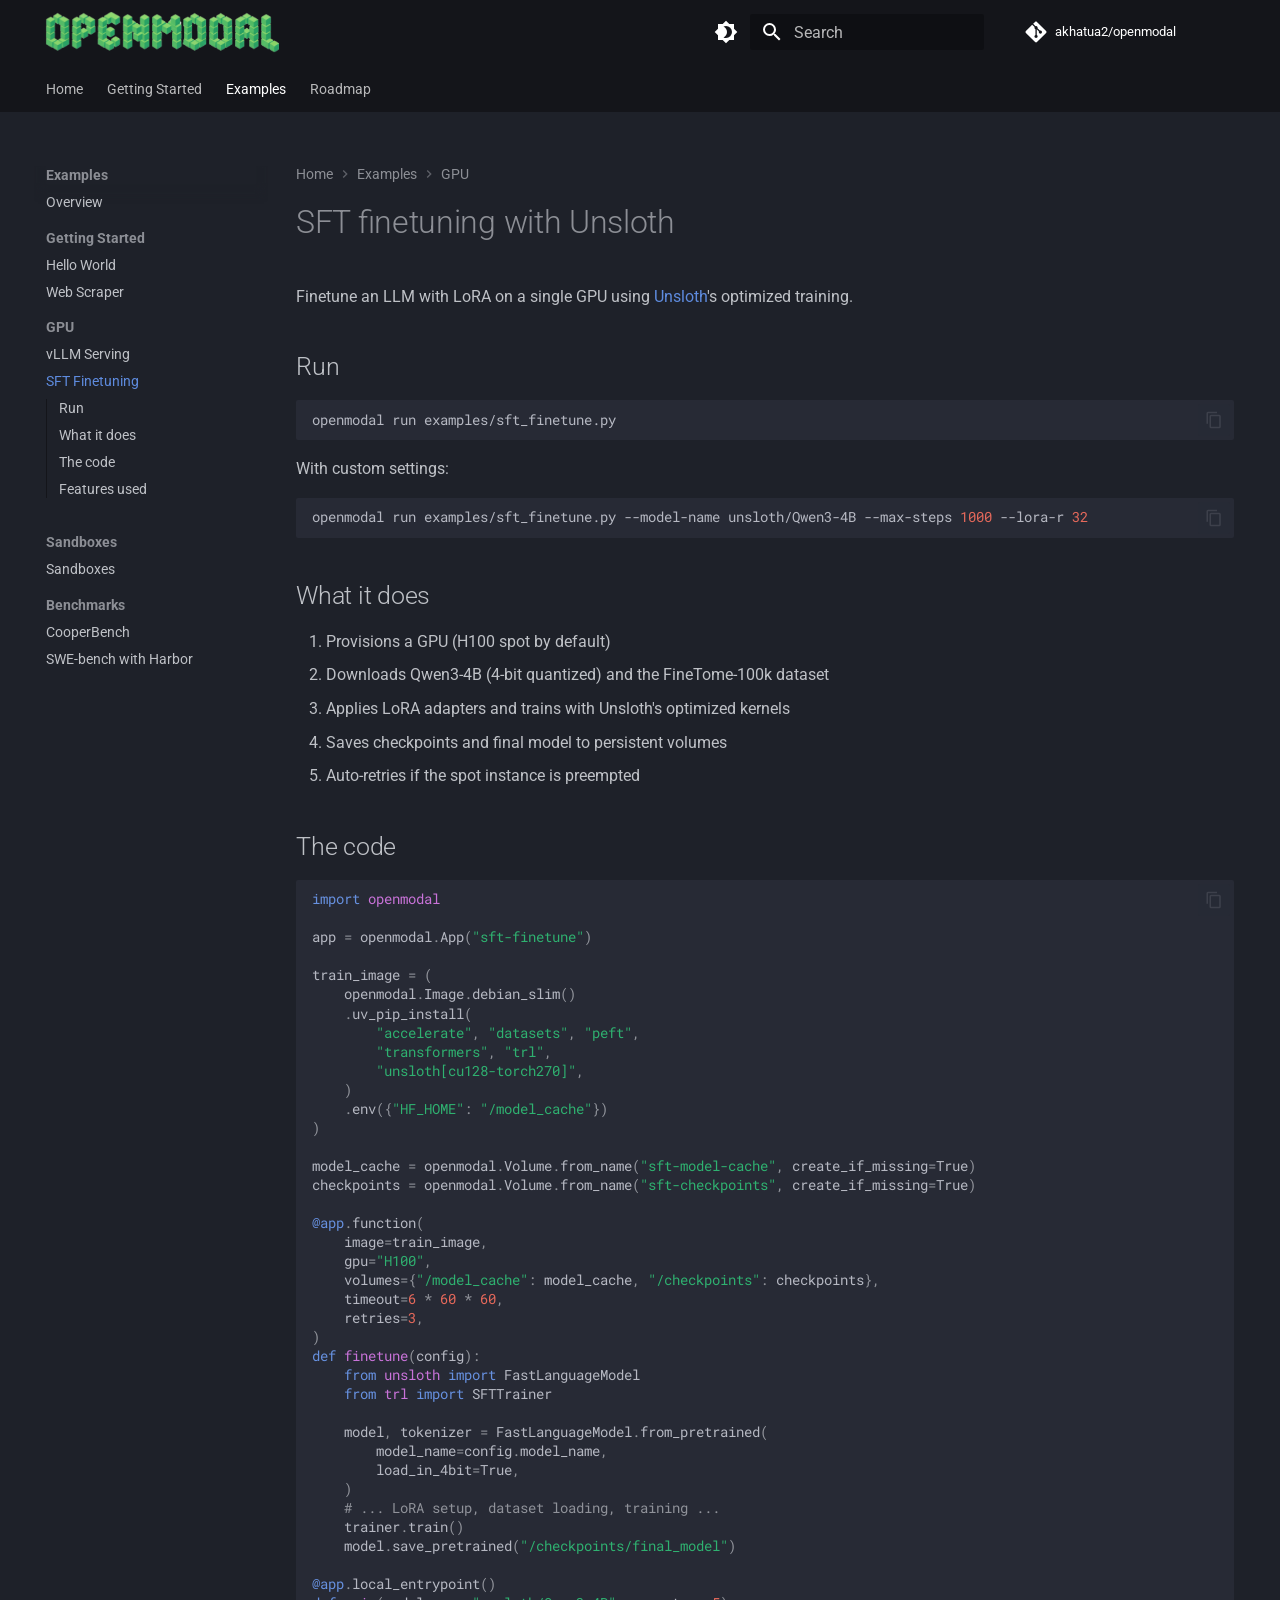
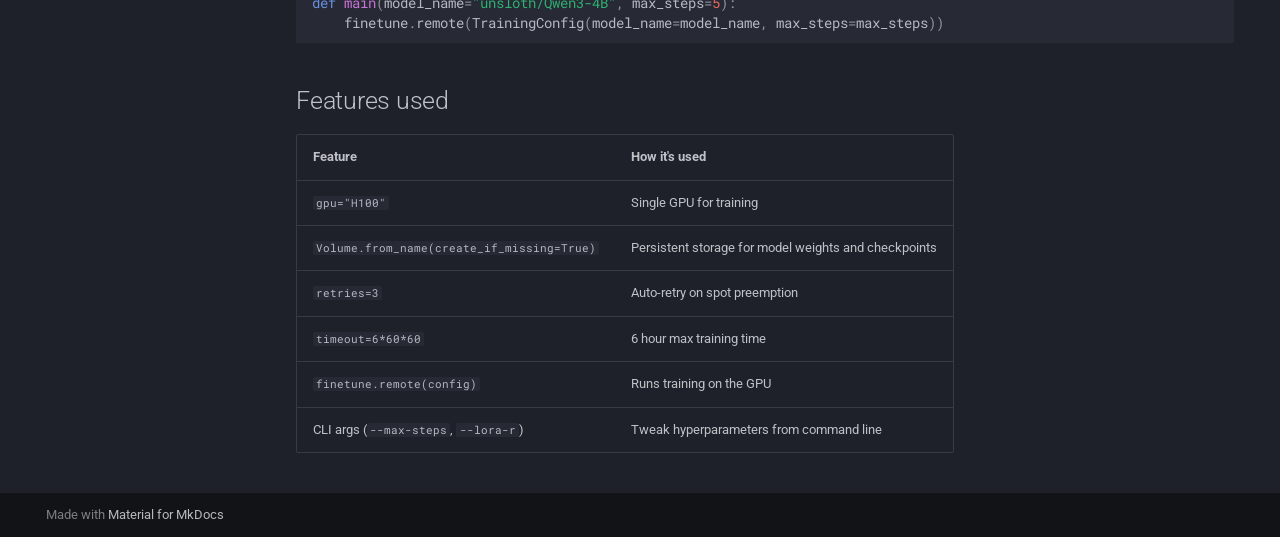
<file: examples/sft_finetune/index.html>
<!doctype html>
<html lang="en" class="no-js">
  <head>
    
      <meta charset="utf-8">
      <meta name="viewport" content="width=device-width,initial-scale=1">
      
      
      
        <link rel="canonical" href="https://akhatua2.github.io/openmodal/examples/sft_finetune/">
      
      
        <link rel="prev" href="../vllm_serving/">
      
      
        <link rel="next" href="../sandbox/">
      
      
        
      
      
      <link rel="icon" href="../../favicon.png">
      <meta name="generator" content="mkdocs-1.6.1, mkdocs-material-9.7.6">
    
    
      
        <title>SFT Finetuning - OpenModal</title>
      
    
    
      <link rel="stylesheet" href="../../assets/stylesheets/main.484c7ddc.min.css">
      
        
        <link rel="stylesheet" href="../../assets/stylesheets/palette.ab4e12ef.min.css">
      
      


    
    
      
    
    
      
        
        
        <link rel="preconnect" href="https://fonts.gstatic.com" crossorigin>
        <link rel="stylesheet" href="https://fonts.googleapis.com/css?family=Roboto:300,300i,400,400i,700,700i%7CRoboto+Mono:400,400i,700,700i&display=fallback">
        <style>:root{--md-text-font:"Roboto";--md-code-font:"Roboto Mono"}</style>
      
    
    
      <link rel="stylesheet" href="../../stylesheets/extra.css">
    
      <link rel="stylesheet" href="../../stylesheets/mermaid.css">
    
    <script>__md_scope=new URL("../..",location),__md_hash=e=>[...e].reduce(((e,_)=>(e<<5)-e+_.charCodeAt(0)),0),__md_get=(e,_=localStorage,t=__md_scope)=>JSON.parse(_.getItem(t.pathname+"."+e)),__md_set=(e,_,t=localStorage,a=__md_scope)=>{try{t.setItem(a.pathname+"."+e,JSON.stringify(_))}catch(e){}}</script>
    
      

    
    
  </head>
  
  
    
    
      
    
    
    
    
    <body dir="ltr" data-md-color-scheme="slate" data-md-color-primary="black" data-md-color-accent="indigo">
  
    
    <input class="md-toggle" data-md-toggle="drawer" type="checkbox" id="__drawer" autocomplete="off">
    <input class="md-toggle" data-md-toggle="search" type="checkbox" id="__search" autocomplete="off">
    <label class="md-overlay" for="__drawer"></label>
    <div data-md-component="skip">
      
        
        <a href="#sft-finetuning-with-unsloth" class="md-skip">
          Skip to content
        </a>
      
    </div>
    <div data-md-component="announce">
      
    </div>
    
    
      

<header class="md-header" data-md-component="header">
  <nav class="md-header__inner md-grid" aria-label="Header">
    <a href="../.." title="OpenModal" class="md-header__button md-logo" aria-label="OpenModal" data-md-component="logo">
      
  <img src="../../openmodal.png" alt="logo">

    </a>
    <label class="md-header__button md-icon" for="__drawer">
      
      <svg xmlns="http://www.w3.org/2000/svg" viewBox="0 0 24 24"><path d="M3 6h18v2H3zm0 5h18v2H3zm0 5h18v2H3z"/></svg>
    </label>
    <div class="md-header__title" data-md-component="header-title">
      <div class="md-header__ellipsis">
        <div class="md-header__topic">
          <span class="md-ellipsis">
            OpenModal
          </span>
        </div>
        <div class="md-header__topic" data-md-component="header-topic">
          <span class="md-ellipsis">
            
              SFT Finetuning
            
          </span>
        </div>
      </div>
    </div>
    
      
        <form class="md-header__option" data-md-component="palette">
  
    
    
    
    <input class="md-option" data-md-color-media="" data-md-color-scheme="slate" data-md-color-primary="black" data-md-color-accent="indigo"  aria-label="Light mode"  type="radio" name="__palette" id="__palette_0">
    
      <label class="md-header__button md-icon" title="Light mode" for="__palette_1" hidden>
        <svg xmlns="http://www.w3.org/2000/svg" viewBox="0 0 24 24"><path d="M12 18c-.89 0-1.74-.2-2.5-.55C11.56 16.5 13 14.42 13 12s-1.44-4.5-3.5-5.45C10.26 6.2 11.11 6 12 6a6 6 0 0 1 6 6 6 6 0 0 1-6 6m8-9.31V4h-4.69L12 .69 8.69 4H4v4.69L.69 12 4 15.31V20h4.69L12 23.31 15.31 20H20v-4.69L23.31 12z"/></svg>
      </label>
    
  
    
    
    
    <input class="md-option" data-md-color-media="" data-md-color-scheme="default" data-md-color-primary="black" data-md-color-accent="indigo"  aria-label="Dark mode"  type="radio" name="__palette" id="__palette_1">
    
      <label class="md-header__button md-icon" title="Dark mode" for="__palette_0" hidden>
        <svg xmlns="http://www.w3.org/2000/svg" viewBox="0 0 24 24"><path d="M12 8a4 4 0 0 0-4 4 4 4 0 0 0 4 4 4 4 0 0 0 4-4 4 4 0 0 0-4-4m0 10a6 6 0 0 1-6-6 6 6 0 0 1 6-6 6 6 0 0 1 6 6 6 6 0 0 1-6 6m8-9.31V4h-4.69L12 .69 8.69 4H4v4.69L.69 12 4 15.31V20h4.69L12 23.31 15.31 20H20v-4.69L23.31 12z"/></svg>
      </label>
    
  
</form>
      
    
    
      <script>var palette=__md_get("__palette");if(palette&&palette.color){if("(prefers-color-scheme)"===palette.color.media){var media=matchMedia("(prefers-color-scheme: light)"),input=document.querySelector(media.matches?"[data-md-color-media='(prefers-color-scheme: light)']":"[data-md-color-media='(prefers-color-scheme: dark)']");palette.color.media=input.getAttribute("data-md-color-media"),palette.color.scheme=input.getAttribute("data-md-color-scheme"),palette.color.primary=input.getAttribute("data-md-color-primary"),palette.color.accent=input.getAttribute("data-md-color-accent")}for(var[key,value]of Object.entries(palette.color))document.body.setAttribute("data-md-color-"+key,value)}</script>
    
    
    
      
      
        <label class="md-header__button md-icon" for="__search">
          
          <svg xmlns="http://www.w3.org/2000/svg" viewBox="0 0 24 24"><path d="M9.5 3A6.5 6.5 0 0 1 16 9.5c0 1.61-.59 3.09-1.56 4.23l.27.27h.79l5 5-1.5 1.5-5-5v-.79l-.27-.27A6.52 6.52 0 0 1 9.5 16 6.5 6.5 0 0 1 3 9.5 6.5 6.5 0 0 1 9.5 3m0 2C7 5 5 7 5 9.5S7 14 9.5 14 14 12 14 9.5 12 5 9.5 5"/></svg>
        </label>
        <div class="md-search" data-md-component="search" role="dialog">
  <label class="md-search__overlay" for="__search"></label>
  <div class="md-search__inner" role="search">
    <form class="md-search__form" name="search">
      <input type="text" class="md-search__input" name="query" aria-label="Search" placeholder="Search" autocapitalize="off" autocorrect="off" autocomplete="off" spellcheck="false" data-md-component="search-query" required>
      <label class="md-search__icon md-icon" for="__search">
        
        <svg xmlns="http://www.w3.org/2000/svg" viewBox="0 0 24 24"><path d="M9.5 3A6.5 6.5 0 0 1 16 9.5c0 1.61-.59 3.09-1.56 4.23l.27.27h.79l5 5-1.5 1.5-5-5v-.79l-.27-.27A6.52 6.52 0 0 1 9.5 16 6.5 6.5 0 0 1 3 9.5 6.5 6.5 0 0 1 9.5 3m0 2C7 5 5 7 5 9.5S7 14 9.5 14 14 12 14 9.5 12 5 9.5 5"/></svg>
        
        <svg xmlns="http://www.w3.org/2000/svg" viewBox="0 0 24 24"><path d="M20 11v2H8l5.5 5.5-1.42 1.42L4.16 12l7.92-7.92L13.5 5.5 8 11z"/></svg>
      </label>
      <nav class="md-search__options" aria-label="Search">
        
        <button type="reset" class="md-search__icon md-icon" title="Clear" aria-label="Clear" tabindex="-1">
          
          <svg xmlns="http://www.w3.org/2000/svg" viewBox="0 0 24 24"><path d="M19 6.41 17.59 5 12 10.59 6.41 5 5 6.41 10.59 12 5 17.59 6.41 19 12 13.41 17.59 19 19 17.59 13.41 12z"/></svg>
        </button>
      </nav>
      
    </form>
    <div class="md-search__output">
      <div class="md-search__scrollwrap" tabindex="0" data-md-scrollfix>
        <div class="md-search-result" data-md-component="search-result">
          <div class="md-search-result__meta">
            Initializing search
          </div>
          <ol class="md-search-result__list" role="presentation"></ol>
        </div>
      </div>
    </div>
  </div>
</div>
      
    
    
      <div class="md-header__source">
        <a href="https://github.com/akhatua2/openmodal" title="Go to repository" class="md-source" data-md-component="source">
  <div class="md-source__icon md-icon">
    
    <svg xmlns="http://www.w3.org/2000/svg" viewBox="0 0 448 512"><!--! Font Awesome Free 7.1.0 by @fontawesome - https://fontawesome.com License - https://fontawesome.com/license/free (Icons: CC BY 4.0, Fonts: SIL OFL 1.1, Code: MIT License) Copyright 2025 Fonticons, Inc.--><path d="M439.6 236.1 244 40.5c-5.4-5.5-12.8-8.5-20.4-8.5s-15 3-20.4 8.4L162.5 81l51.5 51.5c27.1-9.1 52.7 16.8 43.4 43.7l49.7 49.7c34.2-11.8 61.2 31 35.5 56.7-26.5 26.5-70.2-2.9-56-37.3L240.3 199v121.9c25.3 12.5 22.3 41.8 9.1 55-6.4 6.4-15.2 10.1-24.3 10.1s-17.8-3.6-24.3-10.1c-17.6-17.6-11.1-46.9 11.2-56v-123c-20.8-8.5-24.6-30.7-18.6-45L142.6 101 8.5 235.1C3 240.6 0 247.9 0 255.5s3 15 8.5 20.4l195.6 195.7c5.4 5.4 12.7 8.4 20.4 8.4s15-3 20.4-8.4l194.7-194.7c5.4-5.4 8.4-12.8 8.4-20.4s-3-15-8.4-20.4"/></svg>
  </div>
  <div class="md-source__repository">
    akhatua2/openmodal
  </div>
</a>
      </div>
    
  </nav>
  
</header>
    
    <div class="md-container" data-md-component="container">
      
      
        
          
            
<nav class="md-tabs" aria-label="Tabs" data-md-component="tabs">
  <div class="md-grid">
    <ul class="md-tabs__list">
      
        
  
  
  
  
    <li class="md-tabs__item">
      <a href="../.." class="md-tabs__link">
        
  
  
    
  
  Home

      </a>
    </li>
  

      
        
  
  
  
  
    
    
      <li class="md-tabs__item">
        <a href="../../setup/" class="md-tabs__link">
          
  
  
  Getting Started

        </a>
      </li>
    
  

      
        
  
  
  
    
  
  
    
    
      <li class="md-tabs__item md-tabs__item--active">
        <a href="../" class="md-tabs__link">
          
  
  
  Examples

        </a>
      </li>
    
  

      
        
  
  
  
  
    <li class="md-tabs__item">
      <a href="../../roadmap/" class="md-tabs__link">
        
  
  
    
  
  Roadmap

      </a>
    </li>
  

      
    </ul>
  </div>
</nav>
          
        
      
      <main class="md-main" data-md-component="main">
        <div class="md-main__inner md-grid">
          
            
              
              <div class="md-sidebar md-sidebar--primary" data-md-component="sidebar" data-md-type="navigation" >
                <div class="md-sidebar__scrollwrap">
                  <div class="md-sidebar__inner">
                    


  


  

<nav class="md-nav md-nav--primary md-nav--lifted md-nav--integrated" aria-label="Navigation" data-md-level="0">
  <label class="md-nav__title" for="__drawer">
    <a href="../.." title="OpenModal" class="md-nav__button md-logo" aria-label="OpenModal" data-md-component="logo">
      
  <img src="../../openmodal.png" alt="logo">

    </a>
    OpenModal
  </label>
  
    <div class="md-nav__source">
      <a href="https://github.com/akhatua2/openmodal" title="Go to repository" class="md-source" data-md-component="source">
  <div class="md-source__icon md-icon">
    
    <svg xmlns="http://www.w3.org/2000/svg" viewBox="0 0 448 512"><!--! Font Awesome Free 7.1.0 by @fontawesome - https://fontawesome.com License - https://fontawesome.com/license/free (Icons: CC BY 4.0, Fonts: SIL OFL 1.1, Code: MIT License) Copyright 2025 Fonticons, Inc.--><path d="M439.6 236.1 244 40.5c-5.4-5.5-12.8-8.5-20.4-8.5s-15 3-20.4 8.4L162.5 81l51.5 51.5c27.1-9.1 52.7 16.8 43.4 43.7l49.7 49.7c34.2-11.8 61.2 31 35.5 56.7-26.5 26.5-70.2-2.9-56-37.3L240.3 199v121.9c25.3 12.5 22.3 41.8 9.1 55-6.4 6.4-15.2 10.1-24.3 10.1s-17.8-3.6-24.3-10.1c-17.6-17.6-11.1-46.9 11.2-56v-123c-20.8-8.5-24.6-30.7-18.6-45L142.6 101 8.5 235.1C3 240.6 0 247.9 0 255.5s3 15 8.5 20.4l195.6 195.7c5.4 5.4 12.7 8.4 20.4 8.4s15-3 20.4-8.4l194.7-194.7c5.4-5.4 8.4-12.8 8.4-20.4s-3-15-8.4-20.4"/></svg>
  </div>
  <div class="md-source__repository">
    akhatua2/openmodal
  </div>
</a>
    </div>
  
  <ul class="md-nav__list" data-md-scrollfix>
    
      
      
  
  
  
  
    <li class="md-nav__item">
      <a href="../.." class="md-nav__link">
        
  
  
  <span class="md-ellipsis">
    
  
    Home
  

    
  </span>
  
  

      </a>
    </li>
  

    
      
      
  
  
  
  
    
    
    
    
      
      
        
      
    
    
    <li class="md-nav__item md-nav__item--nested">
      
        
        
        <input class="md-nav__toggle md-toggle " type="checkbox" id="__nav_2" >
        
          
          <label class="md-nav__link" for="__nav_2" id="__nav_2_label" tabindex="0">
            
  
  
  <span class="md-ellipsis">
    
  
    Getting Started
  

    
  </span>
  
  

            <span class="md-nav__icon md-icon"></span>
          </label>
        
        <nav class="md-nav" data-md-level="1" aria-labelledby="__nav_2_label" aria-expanded="false">
          <label class="md-nav__title" for="__nav_2">
            <span class="md-nav__icon md-icon"></span>
            
  
    Getting Started
  

          </label>
          <ul class="md-nav__list" data-md-scrollfix>
            
              
                
  
  
  
  
    <li class="md-nav__item">
      <a href="../../setup/" class="md-nav__link">
        
  
  
  <span class="md-ellipsis">
    
  
    Setup
  

    
  </span>
  
  

      </a>
    </li>
  

              
            
              
                
  
  
  
  
    <li class="md-nav__item">
      <a href="../../providers/" class="md-nav__link">
        
  
  
  <span class="md-ellipsis">
    
  
    Providers
  

    
  </span>
  
  

      </a>
    </li>
  

              
            
              
                
  
  
  
  
    <li class="md-nav__item">
      <a href="../../architecture/" class="md-nav__link">
        
  
  
  <span class="md-ellipsis">
    
  
    Architecture
  

    
  </span>
  
  

      </a>
    </li>
  

              
            
          </ul>
        </nav>
      
    </li>
  

    
      
      
  
  
    
  
  
  
    
    
    
    
      
        
        
      
      
        
      
    
    
    <li class="md-nav__item md-nav__item--active md-nav__item--section md-nav__item--nested">
      
        
        
        <input class="md-nav__toggle md-toggle " type="checkbox" id="__nav_3" checked>
        
          
          <label class="md-nav__link" for="__nav_3" id="__nav_3_label" tabindex="">
            
  
  
  <span class="md-ellipsis">
    
  
    Examples
  

    
  </span>
  
  

            <span class="md-nav__icon md-icon"></span>
          </label>
        
        <nav class="md-nav" data-md-level="1" aria-labelledby="__nav_3_label" aria-expanded="true">
          <label class="md-nav__title" for="__nav_3">
            <span class="md-nav__icon md-icon"></span>
            
  
    Examples
  

          </label>
          <ul class="md-nav__list" data-md-scrollfix>
            
              
                
  
  
  
  
    <li class="md-nav__item">
      <a href="../" class="md-nav__link">
        
  
  
  <span class="md-ellipsis">
    
  
    Overview
  

    
  </span>
  
  

      </a>
    </li>
  

              
            
              
                
  
  
  
  
    
    
    
    
      
      
        
          
          
        
      
    
    
    <li class="md-nav__item md-nav__item--section md-nav__item--nested">
      
        
        
        <input class="md-nav__toggle md-toggle " type="checkbox" id="__nav_3_2" >
        
          
          <label class="md-nav__link" for="__nav_3_2" id="__nav_3_2_label" tabindex="">
            
  
  
  <span class="md-ellipsis">
    
  
    Getting Started
  

    
  </span>
  
  

            <span class="md-nav__icon md-icon"></span>
          </label>
        
        <nav class="md-nav" data-md-level="2" aria-labelledby="__nav_3_2_label" aria-expanded="false">
          <label class="md-nav__title" for="__nav_3_2">
            <span class="md-nav__icon md-icon"></span>
            
  
    Getting Started
  

          </label>
          <ul class="md-nav__list" data-md-scrollfix>
            
              
                
  
  
  
  
    <li class="md-nav__item">
      <a href="../hello_world/" class="md-nav__link">
        
  
  
  <span class="md-ellipsis">
    
  
    Hello World
  

    
  </span>
  
  

      </a>
    </li>
  

              
            
              
                
  
  
  
  
    <li class="md-nav__item">
      <a href="../web_scraper/" class="md-nav__link">
        
  
  
  <span class="md-ellipsis">
    
  
    Web Scraper
  

    
  </span>
  
  

      </a>
    </li>
  

              
            
          </ul>
        </nav>
      
    </li>
  

              
            
              
                
  
  
    
  
  
  
    
    
    
    
      
      
        
          
          
        
      
    
    
    <li class="md-nav__item md-nav__item--active md-nav__item--section md-nav__item--nested">
      
        
        
        <input class="md-nav__toggle md-toggle " type="checkbox" id="__nav_3_3" checked>
        
          
          <label class="md-nav__link" for="__nav_3_3" id="__nav_3_3_label" tabindex="">
            
  
  
  <span class="md-ellipsis">
    
  
    GPU
  

    
  </span>
  
  

            <span class="md-nav__icon md-icon"></span>
          </label>
        
        <nav class="md-nav" data-md-level="2" aria-labelledby="__nav_3_3_label" aria-expanded="true">
          <label class="md-nav__title" for="__nav_3_3">
            <span class="md-nav__icon md-icon"></span>
            
  
    GPU
  

          </label>
          <ul class="md-nav__list" data-md-scrollfix>
            
              
                
  
  
  
  
    <li class="md-nav__item">
      <a href="../vllm_serving/" class="md-nav__link">
        
  
  
  <span class="md-ellipsis">
    
  
    vLLM Serving
  

    
  </span>
  
  

      </a>
    </li>
  

              
            
              
                
  
  
    
  
  
  
    <li class="md-nav__item md-nav__item--active">
      
      <input class="md-nav__toggle md-toggle" type="checkbox" id="__toc">
      
      
        
      
      
        <label class="md-nav__link md-nav__link--active" for="__toc">
          
  
  
  <span class="md-ellipsis">
    
  
    SFT Finetuning
  

    
  </span>
  
  

          <span class="md-nav__icon md-icon"></span>
        </label>
      
      <a href="./" class="md-nav__link md-nav__link--active">
        
  
  
  <span class="md-ellipsis">
    
  
    SFT Finetuning
  

    
  </span>
  
  

      </a>
      
        

<nav class="md-nav md-nav--secondary" aria-label="Table of contents">
  
  
  
    
  
  
    <label class="md-nav__title" for="__toc">
      <span class="md-nav__icon md-icon"></span>
      Table of contents
    </label>
    <ul class="md-nav__list" data-md-component="toc" data-md-scrollfix>
      
        <li class="md-nav__item">
  <a href="#run" class="md-nav__link">
    <span class="md-ellipsis">
      
        Run
      
    </span>
  </a>
  
</li>
      
        <li class="md-nav__item">
  <a href="#what-it-does" class="md-nav__link">
    <span class="md-ellipsis">
      
        What it does
      
    </span>
  </a>
  
</li>
      
        <li class="md-nav__item">
  <a href="#the-code" class="md-nav__link">
    <span class="md-ellipsis">
      
        The code
      
    </span>
  </a>
  
</li>
      
        <li class="md-nav__item">
  <a href="#features-used" class="md-nav__link">
    <span class="md-ellipsis">
      
        Features used
      
    </span>
  </a>
  
</li>
      
    </ul>
  
</nav>
      
    </li>
  

              
            
          </ul>
        </nav>
      
    </li>
  

              
            
              
                
  
  
  
  
    
    
    
    
      
      
        
          
          
        
      
    
    
    <li class="md-nav__item md-nav__item--section md-nav__item--nested">
      
        
        
        <input class="md-nav__toggle md-toggle " type="checkbox" id="__nav_3_4" >
        
          
          <label class="md-nav__link" for="__nav_3_4" id="__nav_3_4_label" tabindex="">
            
  
  
  <span class="md-ellipsis">
    
  
    Sandboxes
  

    
  </span>
  
  

            <span class="md-nav__icon md-icon"></span>
          </label>
        
        <nav class="md-nav" data-md-level="2" aria-labelledby="__nav_3_4_label" aria-expanded="false">
          <label class="md-nav__title" for="__nav_3_4">
            <span class="md-nav__icon md-icon"></span>
            
  
    Sandboxes
  

          </label>
          <ul class="md-nav__list" data-md-scrollfix>
            
              
                
  
  
  
  
    <li class="md-nav__item">
      <a href="../sandbox/" class="md-nav__link">
        
  
  
  <span class="md-ellipsis">
    
  
    Sandboxes
  

    
  </span>
  
  

      </a>
    </li>
  

              
            
          </ul>
        </nav>
      
    </li>
  

              
            
              
                
  
  
  
  
    
    
    
    
      
      
        
          
          
        
      
    
    
    <li class="md-nav__item md-nav__item--section md-nav__item--nested">
      
        
        
        <input class="md-nav__toggle md-toggle " type="checkbox" id="__nav_3_5" >
        
          
          <label class="md-nav__link" for="__nav_3_5" id="__nav_3_5_label" tabindex="">
            
  
  
  <span class="md-ellipsis">
    
  
    Benchmarks
  

    
  </span>
  
  

            <span class="md-nav__icon md-icon"></span>
          </label>
        
        <nav class="md-nav" data-md-level="2" aria-labelledby="__nav_3_5_label" aria-expanded="false">
          <label class="md-nav__title" for="__nav_3_5">
            <span class="md-nav__icon md-icon"></span>
            
  
    Benchmarks
  

          </label>
          <ul class="md-nav__list" data-md-scrollfix>
            
              
                
  
  
  
  
    <li class="md-nav__item">
      <a href="../cooperbench/" class="md-nav__link">
        
  
  
  <span class="md-ellipsis">
    
  
    CooperBench
  

    
  </span>
  
  

      </a>
    </li>
  

              
            
              
                
  
  
  
  
    <li class="md-nav__item">
      <a href="../harbor/" class="md-nav__link">
        
  
  
  <span class="md-ellipsis">
    
  
    SWE-bench with Harbor
  

    
  </span>
  
  

      </a>
    </li>
  

              
            
          </ul>
        </nav>
      
    </li>
  

              
            
          </ul>
        </nav>
      
    </li>
  

    
      
      
  
  
  
  
    <li class="md-nav__item">
      <a href="../../roadmap/" class="md-nav__link">
        
  
  
  <span class="md-ellipsis">
    
  
    Roadmap
  

    
  </span>
  
  

      </a>
    </li>
  

    
  </ul>
</nav>
                  </div>
                </div>
              </div>
            
            
          
          
            <div class="md-content" data-md-component="content">
              
                



  


  <nav class="md-path" aria-label="Navigation" >
    <ol class="md-path__list">
      
        
  
  
    <li class="md-path__item">
      <a href="../.." class="md-path__link">
        
  <span class="md-ellipsis">
    Home
  </span>

      </a>
    </li>
  

      
      
        
  
  
    
    
      <li class="md-path__item">
        <a href="../" class="md-path__link">
          
  <span class="md-ellipsis">
    Examples
  </span>

        </a>
      </li>
    
  

      
        
  
  
    
    
      <li class="md-path__item">
        <a href="../vllm_serving/" class="md-path__link">
          
  <span class="md-ellipsis">
    GPU
  </span>

        </a>
      </li>
    
  

      
    </ol>
  </nav>

              
              <article class="md-content__inner md-typeset">
                
                  


  
  


<h1 id="sft-finetuning-with-unsloth">SFT finetuning with Unsloth<a class="headerlink" href="#sft-finetuning-with-unsloth" title="Permanent link">&para;</a></h1>
<p>Finetune an LLM with LoRA on a single GPU using <a href="https://github.com/unslothai/unsloth">Unsloth</a>'s optimized training.</p>
<h2 id="run">Run<a class="headerlink" href="#run" title="Permanent link">&para;</a></h2>
<div class="highlight"><pre><span></span><code><a id="__codelineno-0-1" name="__codelineno-0-1" href="#__codelineno-0-1"></a>openmodal<span class="w"> </span>run<span class="w"> </span>examples/sft_finetune.py
</code></pre></div>
<p>With custom settings:</p>
<div class="highlight"><pre><span></span><code><a id="__codelineno-1-1" name="__codelineno-1-1" href="#__codelineno-1-1"></a>openmodal<span class="w"> </span>run<span class="w"> </span>examples/sft_finetune.py<span class="w"> </span>--model-name<span class="w"> </span>unsloth/Qwen3-4B<span class="w"> </span>--max-steps<span class="w"> </span><span class="m">1000</span><span class="w"> </span>--lora-r<span class="w"> </span><span class="m">32</span>
</code></pre></div>
<h2 id="what-it-does">What it does<a class="headerlink" href="#what-it-does" title="Permanent link">&para;</a></h2>
<ol>
<li>Provisions a GPU (H100 spot by default)</li>
<li>Downloads Qwen3-4B (4-bit quantized) and the FineTome-100k dataset</li>
<li>Applies LoRA adapters and trains with Unsloth's optimized kernels</li>
<li>Saves checkpoints and final model to persistent volumes</li>
<li>Auto-retries if the spot instance is preempted</li>
</ol>
<h2 id="the-code">The code<a class="headerlink" href="#the-code" title="Permanent link">&para;</a></h2>
<div class="highlight"><pre><span></span><code><a id="__codelineno-2-1" name="__codelineno-2-1" href="#__codelineno-2-1"></a><span class="kn">import</span><span class="w"> </span><span class="nn">openmodal</span>
<a id="__codelineno-2-2" name="__codelineno-2-2" href="#__codelineno-2-2"></a>
<a id="__codelineno-2-3" name="__codelineno-2-3" href="#__codelineno-2-3"></a><span class="n">app</span> <span class="o">=</span> <span class="n">openmodal</span><span class="o">.</span><span class="n">App</span><span class="p">(</span><span class="s2">&quot;sft-finetune&quot;</span><span class="p">)</span>
<a id="__codelineno-2-4" name="__codelineno-2-4" href="#__codelineno-2-4"></a>
<a id="__codelineno-2-5" name="__codelineno-2-5" href="#__codelineno-2-5"></a><span class="n">train_image</span> <span class="o">=</span> <span class="p">(</span>
<a id="__codelineno-2-6" name="__codelineno-2-6" href="#__codelineno-2-6"></a>    <span class="n">openmodal</span><span class="o">.</span><span class="n">Image</span><span class="o">.</span><span class="n">debian_slim</span><span class="p">()</span>
<a id="__codelineno-2-7" name="__codelineno-2-7" href="#__codelineno-2-7"></a>    <span class="o">.</span><span class="n">uv_pip_install</span><span class="p">(</span>
<a id="__codelineno-2-8" name="__codelineno-2-8" href="#__codelineno-2-8"></a>        <span class="s2">&quot;accelerate&quot;</span><span class="p">,</span> <span class="s2">&quot;datasets&quot;</span><span class="p">,</span> <span class="s2">&quot;peft&quot;</span><span class="p">,</span>
<a id="__codelineno-2-9" name="__codelineno-2-9" href="#__codelineno-2-9"></a>        <span class="s2">&quot;transformers&quot;</span><span class="p">,</span> <span class="s2">&quot;trl&quot;</span><span class="p">,</span>
<a id="__codelineno-2-10" name="__codelineno-2-10" href="#__codelineno-2-10"></a>        <span class="s2">&quot;unsloth[cu128-torch270]&quot;</span><span class="p">,</span>
<a id="__codelineno-2-11" name="__codelineno-2-11" href="#__codelineno-2-11"></a>    <span class="p">)</span>
<a id="__codelineno-2-12" name="__codelineno-2-12" href="#__codelineno-2-12"></a>    <span class="o">.</span><span class="n">env</span><span class="p">({</span><span class="s2">&quot;HF_HOME&quot;</span><span class="p">:</span> <span class="s2">&quot;/model_cache&quot;</span><span class="p">})</span>
<a id="__codelineno-2-13" name="__codelineno-2-13" href="#__codelineno-2-13"></a><span class="p">)</span>
<a id="__codelineno-2-14" name="__codelineno-2-14" href="#__codelineno-2-14"></a>
<a id="__codelineno-2-15" name="__codelineno-2-15" href="#__codelineno-2-15"></a><span class="n">model_cache</span> <span class="o">=</span> <span class="n">openmodal</span><span class="o">.</span><span class="n">Volume</span><span class="o">.</span><span class="n">from_name</span><span class="p">(</span><span class="s2">&quot;sft-model-cache&quot;</span><span class="p">,</span> <span class="n">create_if_missing</span><span class="o">=</span><span class="kc">True</span><span class="p">)</span>
<a id="__codelineno-2-16" name="__codelineno-2-16" href="#__codelineno-2-16"></a><span class="n">checkpoints</span> <span class="o">=</span> <span class="n">openmodal</span><span class="o">.</span><span class="n">Volume</span><span class="o">.</span><span class="n">from_name</span><span class="p">(</span><span class="s2">&quot;sft-checkpoints&quot;</span><span class="p">,</span> <span class="n">create_if_missing</span><span class="o">=</span><span class="kc">True</span><span class="p">)</span>
<a id="__codelineno-2-17" name="__codelineno-2-17" href="#__codelineno-2-17"></a>
<a id="__codelineno-2-18" name="__codelineno-2-18" href="#__codelineno-2-18"></a><span class="nd">@app</span><span class="o">.</span><span class="n">function</span><span class="p">(</span>
<a id="__codelineno-2-19" name="__codelineno-2-19" href="#__codelineno-2-19"></a>    <span class="n">image</span><span class="o">=</span><span class="n">train_image</span><span class="p">,</span>
<a id="__codelineno-2-20" name="__codelineno-2-20" href="#__codelineno-2-20"></a>    <span class="n">gpu</span><span class="o">=</span><span class="s2">&quot;H100&quot;</span><span class="p">,</span>
<a id="__codelineno-2-21" name="__codelineno-2-21" href="#__codelineno-2-21"></a>    <span class="n">volumes</span><span class="o">=</span><span class="p">{</span><span class="s2">&quot;/model_cache&quot;</span><span class="p">:</span> <span class="n">model_cache</span><span class="p">,</span> <span class="s2">&quot;/checkpoints&quot;</span><span class="p">:</span> <span class="n">checkpoints</span><span class="p">},</span>
<a id="__codelineno-2-22" name="__codelineno-2-22" href="#__codelineno-2-22"></a>    <span class="n">timeout</span><span class="o">=</span><span class="mi">6</span> <span class="o">*</span> <span class="mi">60</span> <span class="o">*</span> <span class="mi">60</span><span class="p">,</span>
<a id="__codelineno-2-23" name="__codelineno-2-23" href="#__codelineno-2-23"></a>    <span class="n">retries</span><span class="o">=</span><span class="mi">3</span><span class="p">,</span>
<a id="__codelineno-2-24" name="__codelineno-2-24" href="#__codelineno-2-24"></a><span class="p">)</span>
<a id="__codelineno-2-25" name="__codelineno-2-25" href="#__codelineno-2-25"></a><span class="k">def</span><span class="w"> </span><span class="nf">finetune</span><span class="p">(</span><span class="n">config</span><span class="p">):</span>
<a id="__codelineno-2-26" name="__codelineno-2-26" href="#__codelineno-2-26"></a>    <span class="kn">from</span><span class="w"> </span><span class="nn">unsloth</span><span class="w"> </span><span class="kn">import</span> <span class="n">FastLanguageModel</span>
<a id="__codelineno-2-27" name="__codelineno-2-27" href="#__codelineno-2-27"></a>    <span class="kn">from</span><span class="w"> </span><span class="nn">trl</span><span class="w"> </span><span class="kn">import</span> <span class="n">SFTTrainer</span>
<a id="__codelineno-2-28" name="__codelineno-2-28" href="#__codelineno-2-28"></a>
<a id="__codelineno-2-29" name="__codelineno-2-29" href="#__codelineno-2-29"></a>    <span class="n">model</span><span class="p">,</span> <span class="n">tokenizer</span> <span class="o">=</span> <span class="n">FastLanguageModel</span><span class="o">.</span><span class="n">from_pretrained</span><span class="p">(</span>
<a id="__codelineno-2-30" name="__codelineno-2-30" href="#__codelineno-2-30"></a>        <span class="n">model_name</span><span class="o">=</span><span class="n">config</span><span class="o">.</span><span class="n">model_name</span><span class="p">,</span>
<a id="__codelineno-2-31" name="__codelineno-2-31" href="#__codelineno-2-31"></a>        <span class="n">load_in_4bit</span><span class="o">=</span><span class="kc">True</span><span class="p">,</span>
<a id="__codelineno-2-32" name="__codelineno-2-32" href="#__codelineno-2-32"></a>    <span class="p">)</span>
<a id="__codelineno-2-33" name="__codelineno-2-33" href="#__codelineno-2-33"></a>    <span class="c1"># ... LoRA setup, dataset loading, training ...</span>
<a id="__codelineno-2-34" name="__codelineno-2-34" href="#__codelineno-2-34"></a>    <span class="n">trainer</span><span class="o">.</span><span class="n">train</span><span class="p">()</span>
<a id="__codelineno-2-35" name="__codelineno-2-35" href="#__codelineno-2-35"></a>    <span class="n">model</span><span class="o">.</span><span class="n">save_pretrained</span><span class="p">(</span><span class="s2">&quot;/checkpoints/final_model&quot;</span><span class="p">)</span>
<a id="__codelineno-2-36" name="__codelineno-2-36" href="#__codelineno-2-36"></a>
<a id="__codelineno-2-37" name="__codelineno-2-37" href="#__codelineno-2-37"></a><span class="nd">@app</span><span class="o">.</span><span class="n">local_entrypoint</span><span class="p">()</span>
<a id="__codelineno-2-38" name="__codelineno-2-38" href="#__codelineno-2-38"></a><span class="k">def</span><span class="w"> </span><span class="nf">main</span><span class="p">(</span><span class="n">model_name</span><span class="o">=</span><span class="s2">&quot;unsloth/Qwen3-4B&quot;</span><span class="p">,</span> <span class="n">max_steps</span><span class="o">=</span><span class="mi">5</span><span class="p">):</span>
<a id="__codelineno-2-39" name="__codelineno-2-39" href="#__codelineno-2-39"></a>    <span class="n">finetune</span><span class="o">.</span><span class="n">remote</span><span class="p">(</span><span class="n">TrainingConfig</span><span class="p">(</span><span class="n">model_name</span><span class="o">=</span><span class="n">model_name</span><span class="p">,</span> <span class="n">max_steps</span><span class="o">=</span><span class="n">max_steps</span><span class="p">))</span>
</code></pre></div>
<h2 id="features-used">Features used<a class="headerlink" href="#features-used" title="Permanent link">&para;</a></h2>
<table>
<thead>
<tr>
<th>Feature</th>
<th>How it's used</th>
</tr>
</thead>
<tbody>
<tr>
<td><code>gpu="H100"</code></td>
<td>Single GPU for training</td>
</tr>
<tr>
<td><code>Volume.from_name(create_if_missing=True)</code></td>
<td>Persistent storage for model weights and checkpoints</td>
</tr>
<tr>
<td><code>retries=3</code></td>
<td>Auto-retry on spot preemption</td>
</tr>
<tr>
<td><code>timeout=6*60*60</code></td>
<td>6 hour max training time</td>
</tr>
<tr>
<td><code>finetune.remote(config)</code></td>
<td>Runs training on the GPU</td>
</tr>
<tr>
<td>CLI args (<code>--max-steps</code>, <code>--lora-r</code>)</td>
<td>Tweak hyperparameters from command line</td>
</tr>
</tbody>
</table>












                
              </article>
            </div>
          
          
<script>var target=document.getElementById(location.hash.slice(1));target&&target.name&&(target.checked=target.name.startsWith("__tabbed_"))</script>
        </div>
        
          <button type="button" class="md-top md-icon" data-md-component="top" hidden>
  
  <svg xmlns="http://www.w3.org/2000/svg" viewBox="0 0 24 24"><path d="M13 20h-2V8l-5.5 5.5-1.42-1.42L12 4.16l7.92 7.92-1.42 1.42L13 8z"/></svg>
  Back to top
</button>
        
      </main>
      
        <footer class="md-footer">
  
  <div class="md-footer-meta md-typeset">
    <div class="md-footer-meta__inner md-grid">
      <div class="md-copyright">
  
  
    Made with
    <a href="https://squidfunk.github.io/mkdocs-material/" target="_blank" rel="noopener">
      Material for MkDocs
    </a>
  
</div>
      
    </div>
  </div>
</footer>
      
    </div>
    <div class="md-dialog" data-md-component="dialog">
      <div class="md-dialog__inner md-typeset"></div>
    </div>
    
    
    
      
      
      <script id="__config" type="application/json">{"annotate": null, "base": "../..", "features": ["navigation.instant", "navigation.sections", "navigation.tabs", "navigation.top", "navigation.path", "content.code.copy", "toc.integrate"], "search": "../../assets/javascripts/workers/search.2c215733.min.js", "tags": null, "translations": {"clipboard.copied": "Copied to clipboard", "clipboard.copy": "Copy to clipboard", "search.result.more.one": "1 more on this page", "search.result.more.other": "# more on this page", "search.result.none": "No matching documents", "search.result.one": "1 matching document", "search.result.other": "# matching documents", "search.result.placeholder": "Type to start searching", "search.result.term.missing": "Missing", "select.version": "Select version"}, "version": null}</script>
    
    
      <script src="../../assets/javascripts/bundle.79ae519e.min.js"></script>
      
        <script src="../../javascripts/mermaid-init.js"></script>
      
    
  </body>
</html>
</file>
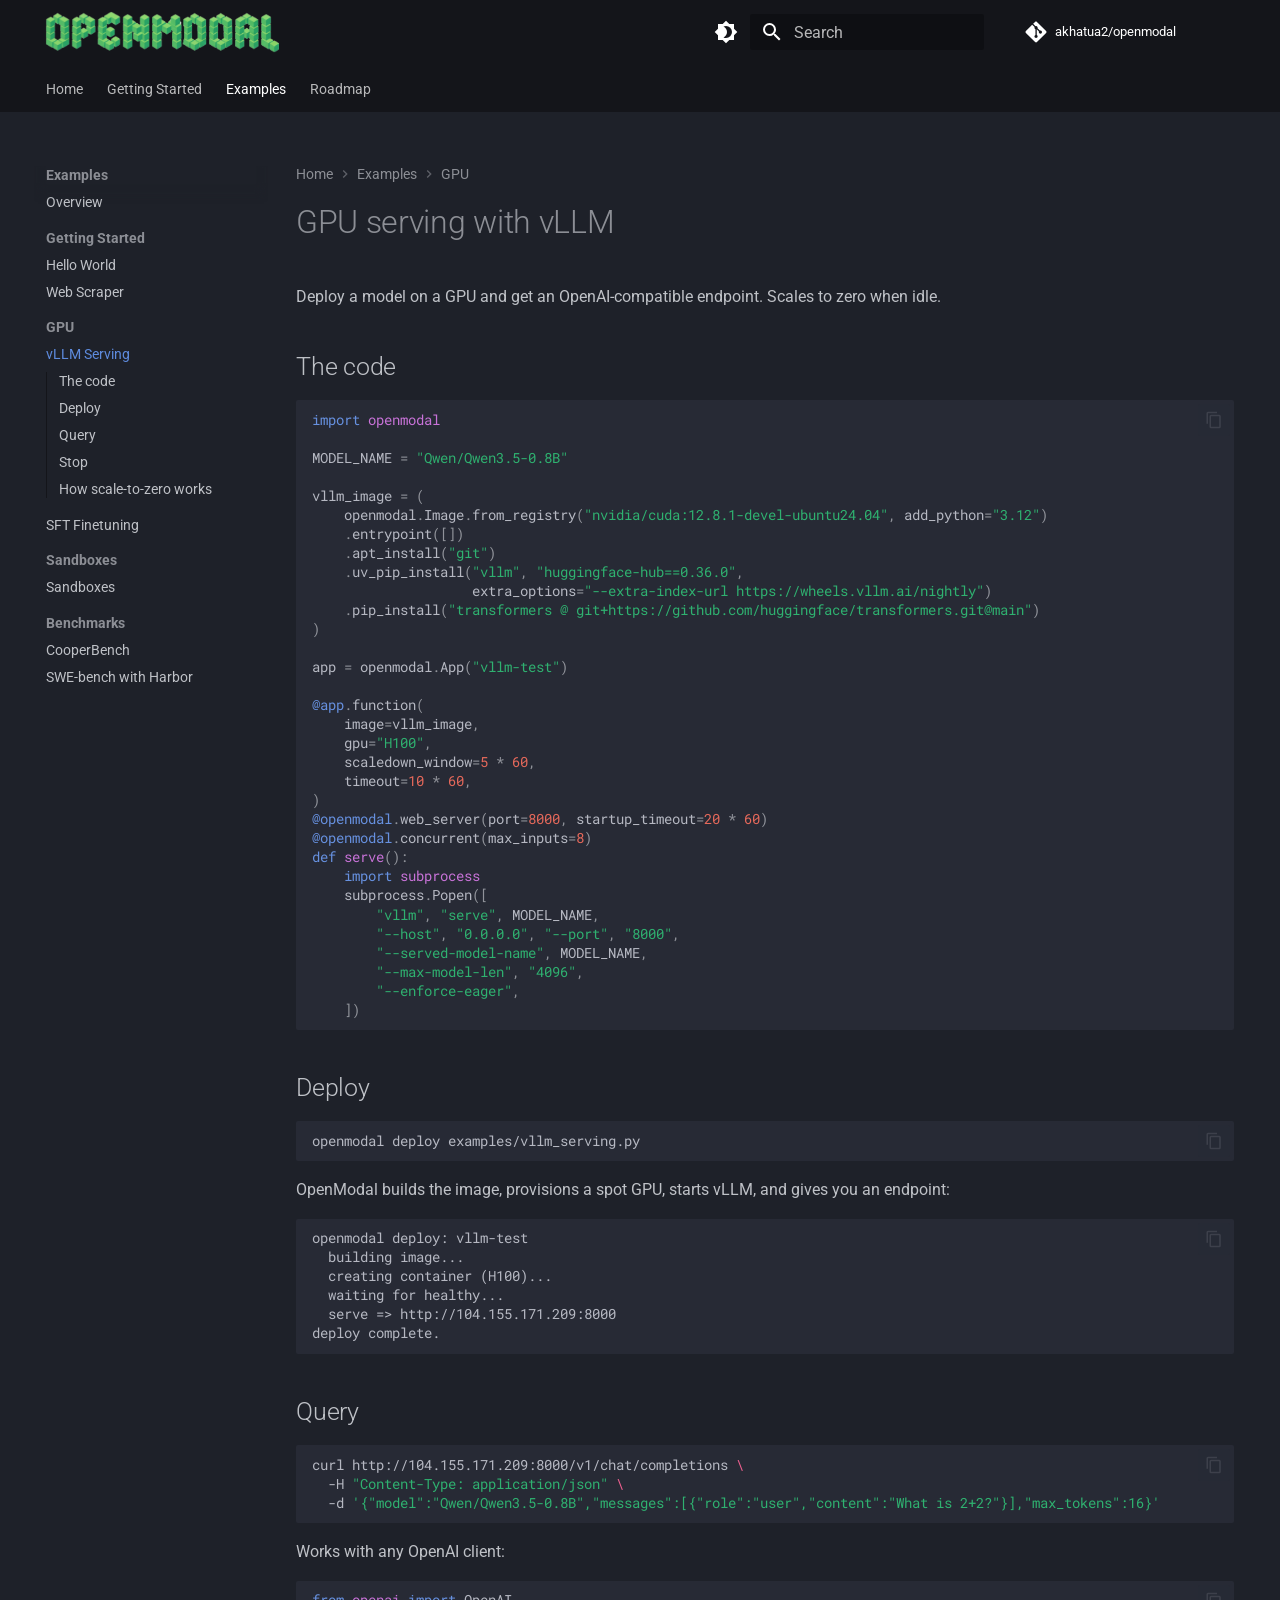
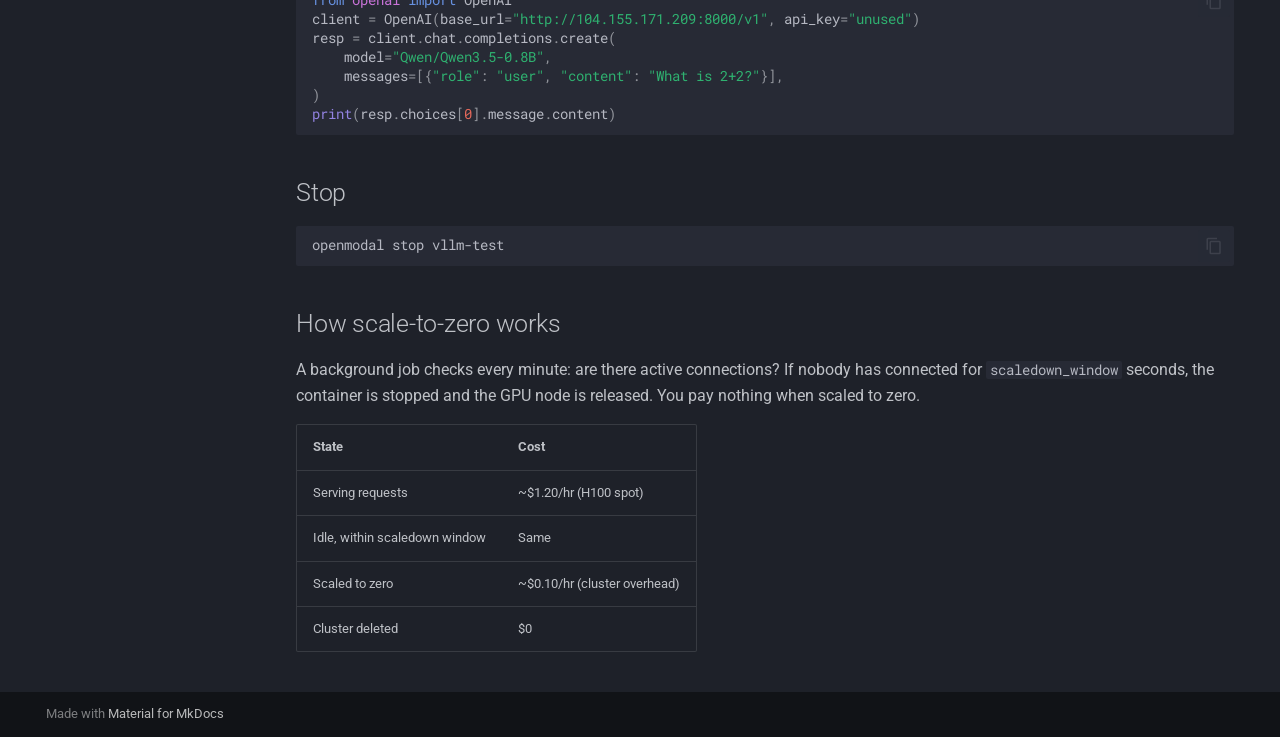
<file: examples/vllm_serving/index.html>
<!doctype html>
<html lang="en" class="no-js">
  <head>
    
      <meta charset="utf-8">
      <meta name="viewport" content="width=device-width,initial-scale=1">
      
      
      
        <link rel="canonical" href="https://akhatua2.github.io/openmodal/examples/vllm_serving/">
      
      
        <link rel="prev" href="../web_scraper/">
      
      
        <link rel="next" href="../sft_finetune/">
      
      
        
      
      
      <link rel="icon" href="../../favicon.png">
      <meta name="generator" content="mkdocs-1.6.1, mkdocs-material-9.7.6">
    
    
      
        <title>vLLM Serving - OpenModal</title>
      
    
    
      <link rel="stylesheet" href="../../assets/stylesheets/main.484c7ddc.min.css">
      
        
        <link rel="stylesheet" href="../../assets/stylesheets/palette.ab4e12ef.min.css">
      
      


    
    
      
    
    
      
        
        
        <link rel="preconnect" href="https://fonts.gstatic.com" crossorigin>
        <link rel="stylesheet" href="https://fonts.googleapis.com/css?family=Roboto:300,300i,400,400i,700,700i%7CRoboto+Mono:400,400i,700,700i&display=fallback">
        <style>:root{--md-text-font:"Roboto";--md-code-font:"Roboto Mono"}</style>
      
    
    
      <link rel="stylesheet" href="../../stylesheets/extra.css">
    
      <link rel="stylesheet" href="../../stylesheets/mermaid.css">
    
    <script>__md_scope=new URL("../..",location),__md_hash=e=>[...e].reduce(((e,_)=>(e<<5)-e+_.charCodeAt(0)),0),__md_get=(e,_=localStorage,t=__md_scope)=>JSON.parse(_.getItem(t.pathname+"."+e)),__md_set=(e,_,t=localStorage,a=__md_scope)=>{try{t.setItem(a.pathname+"."+e,JSON.stringify(_))}catch(e){}}</script>
    
      

    
    
  </head>
  
  
    
    
      
    
    
    
    
    <body dir="ltr" data-md-color-scheme="slate" data-md-color-primary="black" data-md-color-accent="indigo">
  
    
    <input class="md-toggle" data-md-toggle="drawer" type="checkbox" id="__drawer" autocomplete="off">
    <input class="md-toggle" data-md-toggle="search" type="checkbox" id="__search" autocomplete="off">
    <label class="md-overlay" for="__drawer"></label>
    <div data-md-component="skip">
      
        
        <a href="#gpu-serving-with-vllm" class="md-skip">
          Skip to content
        </a>
      
    </div>
    <div data-md-component="announce">
      
    </div>
    
    
      

<header class="md-header" data-md-component="header">
  <nav class="md-header__inner md-grid" aria-label="Header">
    <a href="../.." title="OpenModal" class="md-header__button md-logo" aria-label="OpenModal" data-md-component="logo">
      
  <img src="../../openmodal.png" alt="logo">

    </a>
    <label class="md-header__button md-icon" for="__drawer">
      
      <svg xmlns="http://www.w3.org/2000/svg" viewBox="0 0 24 24"><path d="M3 6h18v2H3zm0 5h18v2H3zm0 5h18v2H3z"/></svg>
    </label>
    <div class="md-header__title" data-md-component="header-title">
      <div class="md-header__ellipsis">
        <div class="md-header__topic">
          <span class="md-ellipsis">
            OpenModal
          </span>
        </div>
        <div class="md-header__topic" data-md-component="header-topic">
          <span class="md-ellipsis">
            
              vLLM Serving
            
          </span>
        </div>
      </div>
    </div>
    
      
        <form class="md-header__option" data-md-component="palette">
  
    
    
    
    <input class="md-option" data-md-color-media="" data-md-color-scheme="slate" data-md-color-primary="black" data-md-color-accent="indigo"  aria-label="Light mode"  type="radio" name="__palette" id="__palette_0">
    
      <label class="md-header__button md-icon" title="Light mode" for="__palette_1" hidden>
        <svg xmlns="http://www.w3.org/2000/svg" viewBox="0 0 24 24"><path d="M12 18c-.89 0-1.74-.2-2.5-.55C11.56 16.5 13 14.42 13 12s-1.44-4.5-3.5-5.45C10.26 6.2 11.11 6 12 6a6 6 0 0 1 6 6 6 6 0 0 1-6 6m8-9.31V4h-4.69L12 .69 8.69 4H4v4.69L.69 12 4 15.31V20h4.69L12 23.31 15.31 20H20v-4.69L23.31 12z"/></svg>
      </label>
    
  
    
    
    
    <input class="md-option" data-md-color-media="" data-md-color-scheme="default" data-md-color-primary="black" data-md-color-accent="indigo"  aria-label="Dark mode"  type="radio" name="__palette" id="__palette_1">
    
      <label class="md-header__button md-icon" title="Dark mode" for="__palette_0" hidden>
        <svg xmlns="http://www.w3.org/2000/svg" viewBox="0 0 24 24"><path d="M12 8a4 4 0 0 0-4 4 4 4 0 0 0 4 4 4 4 0 0 0 4-4 4 4 0 0 0-4-4m0 10a6 6 0 0 1-6-6 6 6 0 0 1 6-6 6 6 0 0 1 6 6 6 6 0 0 1-6 6m8-9.31V4h-4.69L12 .69 8.69 4H4v4.69L.69 12 4 15.31V20h4.69L12 23.31 15.31 20H20v-4.69L23.31 12z"/></svg>
      </label>
    
  
</form>
      
    
    
      <script>var palette=__md_get("__palette");if(palette&&palette.color){if("(prefers-color-scheme)"===palette.color.media){var media=matchMedia("(prefers-color-scheme: light)"),input=document.querySelector(media.matches?"[data-md-color-media='(prefers-color-scheme: light)']":"[data-md-color-media='(prefers-color-scheme: dark)']");palette.color.media=input.getAttribute("data-md-color-media"),palette.color.scheme=input.getAttribute("data-md-color-scheme"),palette.color.primary=input.getAttribute("data-md-color-primary"),palette.color.accent=input.getAttribute("data-md-color-accent")}for(var[key,value]of Object.entries(palette.color))document.body.setAttribute("data-md-color-"+key,value)}</script>
    
    
    
      
      
        <label class="md-header__button md-icon" for="__search">
          
          <svg xmlns="http://www.w3.org/2000/svg" viewBox="0 0 24 24"><path d="M9.5 3A6.5 6.5 0 0 1 16 9.5c0 1.61-.59 3.09-1.56 4.23l.27.27h.79l5 5-1.5 1.5-5-5v-.79l-.27-.27A6.52 6.52 0 0 1 9.5 16 6.5 6.5 0 0 1 3 9.5 6.5 6.5 0 0 1 9.5 3m0 2C7 5 5 7 5 9.5S7 14 9.5 14 14 12 14 9.5 12 5 9.5 5"/></svg>
        </label>
        <div class="md-search" data-md-component="search" role="dialog">
  <label class="md-search__overlay" for="__search"></label>
  <div class="md-search__inner" role="search">
    <form class="md-search__form" name="search">
      <input type="text" class="md-search__input" name="query" aria-label="Search" placeholder="Search" autocapitalize="off" autocorrect="off" autocomplete="off" spellcheck="false" data-md-component="search-query" required>
      <label class="md-search__icon md-icon" for="__search">
        
        <svg xmlns="http://www.w3.org/2000/svg" viewBox="0 0 24 24"><path d="M9.5 3A6.5 6.5 0 0 1 16 9.5c0 1.61-.59 3.09-1.56 4.23l.27.27h.79l5 5-1.5 1.5-5-5v-.79l-.27-.27A6.52 6.52 0 0 1 9.5 16 6.5 6.5 0 0 1 3 9.5 6.5 6.5 0 0 1 9.5 3m0 2C7 5 5 7 5 9.5S7 14 9.5 14 14 12 14 9.5 12 5 9.5 5"/></svg>
        
        <svg xmlns="http://www.w3.org/2000/svg" viewBox="0 0 24 24"><path d="M20 11v2H8l5.5 5.5-1.42 1.42L4.16 12l7.92-7.92L13.5 5.5 8 11z"/></svg>
      </label>
      <nav class="md-search__options" aria-label="Search">
        
        <button type="reset" class="md-search__icon md-icon" title="Clear" aria-label="Clear" tabindex="-1">
          
          <svg xmlns="http://www.w3.org/2000/svg" viewBox="0 0 24 24"><path d="M19 6.41 17.59 5 12 10.59 6.41 5 5 6.41 10.59 12 5 17.59 6.41 19 12 13.41 17.59 19 19 17.59 13.41 12z"/></svg>
        </button>
      </nav>
      
    </form>
    <div class="md-search__output">
      <div class="md-search__scrollwrap" tabindex="0" data-md-scrollfix>
        <div class="md-search-result" data-md-component="search-result">
          <div class="md-search-result__meta">
            Initializing search
          </div>
          <ol class="md-search-result__list" role="presentation"></ol>
        </div>
      </div>
    </div>
  </div>
</div>
      
    
    
      <div class="md-header__source">
        <a href="https://github.com/akhatua2/openmodal" title="Go to repository" class="md-source" data-md-component="source">
  <div class="md-source__icon md-icon">
    
    <svg xmlns="http://www.w3.org/2000/svg" viewBox="0 0 448 512"><!--! Font Awesome Free 7.1.0 by @fontawesome - https://fontawesome.com License - https://fontawesome.com/license/free (Icons: CC BY 4.0, Fonts: SIL OFL 1.1, Code: MIT License) Copyright 2025 Fonticons, Inc.--><path d="M439.6 236.1 244 40.5c-5.4-5.5-12.8-8.5-20.4-8.5s-15 3-20.4 8.4L162.5 81l51.5 51.5c27.1-9.1 52.7 16.8 43.4 43.7l49.7 49.7c34.2-11.8 61.2 31 35.5 56.7-26.5 26.5-70.2-2.9-56-37.3L240.3 199v121.9c25.3 12.5 22.3 41.8 9.1 55-6.4 6.4-15.2 10.1-24.3 10.1s-17.8-3.6-24.3-10.1c-17.6-17.6-11.1-46.9 11.2-56v-123c-20.8-8.5-24.6-30.7-18.6-45L142.6 101 8.5 235.1C3 240.6 0 247.9 0 255.5s3 15 8.5 20.4l195.6 195.7c5.4 5.4 12.7 8.4 20.4 8.4s15-3 20.4-8.4l194.7-194.7c5.4-5.4 8.4-12.8 8.4-20.4s-3-15-8.4-20.4"/></svg>
  </div>
  <div class="md-source__repository">
    akhatua2/openmodal
  </div>
</a>
      </div>
    
  </nav>
  
</header>
    
    <div class="md-container" data-md-component="container">
      
      
        
          
            
<nav class="md-tabs" aria-label="Tabs" data-md-component="tabs">
  <div class="md-grid">
    <ul class="md-tabs__list">
      
        
  
  
  
  
    <li class="md-tabs__item">
      <a href="../.." class="md-tabs__link">
        
  
  
    
  
  Home

      </a>
    </li>
  

      
        
  
  
  
  
    
    
      <li class="md-tabs__item">
        <a href="../../setup/" class="md-tabs__link">
          
  
  
  Getting Started

        </a>
      </li>
    
  

      
        
  
  
  
    
  
  
    
    
      <li class="md-tabs__item md-tabs__item--active">
        <a href="../" class="md-tabs__link">
          
  
  
  Examples

        </a>
      </li>
    
  

      
        
  
  
  
  
    <li class="md-tabs__item">
      <a href="../../roadmap/" class="md-tabs__link">
        
  
  
    
  
  Roadmap

      </a>
    </li>
  

      
    </ul>
  </div>
</nav>
          
        
      
      <main class="md-main" data-md-component="main">
        <div class="md-main__inner md-grid">
          
            
              
              <div class="md-sidebar md-sidebar--primary" data-md-component="sidebar" data-md-type="navigation" >
                <div class="md-sidebar__scrollwrap">
                  <div class="md-sidebar__inner">
                    


  


  

<nav class="md-nav md-nav--primary md-nav--lifted md-nav--integrated" aria-label="Navigation" data-md-level="0">
  <label class="md-nav__title" for="__drawer">
    <a href="../.." title="OpenModal" class="md-nav__button md-logo" aria-label="OpenModal" data-md-component="logo">
      
  <img src="../../openmodal.png" alt="logo">

    </a>
    OpenModal
  </label>
  
    <div class="md-nav__source">
      <a href="https://github.com/akhatua2/openmodal" title="Go to repository" class="md-source" data-md-component="source">
  <div class="md-source__icon md-icon">
    
    <svg xmlns="http://www.w3.org/2000/svg" viewBox="0 0 448 512"><!--! Font Awesome Free 7.1.0 by @fontawesome - https://fontawesome.com License - https://fontawesome.com/license/free (Icons: CC BY 4.0, Fonts: SIL OFL 1.1, Code: MIT License) Copyright 2025 Fonticons, Inc.--><path d="M439.6 236.1 244 40.5c-5.4-5.5-12.8-8.5-20.4-8.5s-15 3-20.4 8.4L162.5 81l51.5 51.5c27.1-9.1 52.7 16.8 43.4 43.7l49.7 49.7c34.2-11.8 61.2 31 35.5 56.7-26.5 26.5-70.2-2.9-56-37.3L240.3 199v121.9c25.3 12.5 22.3 41.8 9.1 55-6.4 6.4-15.2 10.1-24.3 10.1s-17.8-3.6-24.3-10.1c-17.6-17.6-11.1-46.9 11.2-56v-123c-20.8-8.5-24.6-30.7-18.6-45L142.6 101 8.5 235.1C3 240.6 0 247.9 0 255.5s3 15 8.5 20.4l195.6 195.7c5.4 5.4 12.7 8.4 20.4 8.4s15-3 20.4-8.4l194.7-194.7c5.4-5.4 8.4-12.8 8.4-20.4s-3-15-8.4-20.4"/></svg>
  </div>
  <div class="md-source__repository">
    akhatua2/openmodal
  </div>
</a>
    </div>
  
  <ul class="md-nav__list" data-md-scrollfix>
    
      
      
  
  
  
  
    <li class="md-nav__item">
      <a href="../.." class="md-nav__link">
        
  
  
  <span class="md-ellipsis">
    
  
    Home
  

    
  </span>
  
  

      </a>
    </li>
  

    
      
      
  
  
  
  
    
    
    
    
      
      
        
      
    
    
    <li class="md-nav__item md-nav__item--nested">
      
        
        
        <input class="md-nav__toggle md-toggle " type="checkbox" id="__nav_2" >
        
          
          <label class="md-nav__link" for="__nav_2" id="__nav_2_label" tabindex="0">
            
  
  
  <span class="md-ellipsis">
    
  
    Getting Started
  

    
  </span>
  
  

            <span class="md-nav__icon md-icon"></span>
          </label>
        
        <nav class="md-nav" data-md-level="1" aria-labelledby="__nav_2_label" aria-expanded="false">
          <label class="md-nav__title" for="__nav_2">
            <span class="md-nav__icon md-icon"></span>
            
  
    Getting Started
  

          </label>
          <ul class="md-nav__list" data-md-scrollfix>
            
              
                
  
  
  
  
    <li class="md-nav__item">
      <a href="../../setup/" class="md-nav__link">
        
  
  
  <span class="md-ellipsis">
    
  
    Setup
  

    
  </span>
  
  

      </a>
    </li>
  

              
            
              
                
  
  
  
  
    <li class="md-nav__item">
      <a href="../../providers/" class="md-nav__link">
        
  
  
  <span class="md-ellipsis">
    
  
    Providers
  

    
  </span>
  
  

      </a>
    </li>
  

              
            
              
                
  
  
  
  
    <li class="md-nav__item">
      <a href="../../architecture/" class="md-nav__link">
        
  
  
  <span class="md-ellipsis">
    
  
    Architecture
  

    
  </span>
  
  

      </a>
    </li>
  

              
            
          </ul>
        </nav>
      
    </li>
  

    
      
      
  
  
    
  
  
  
    
    
    
    
      
        
        
      
      
        
      
    
    
    <li class="md-nav__item md-nav__item--active md-nav__item--section md-nav__item--nested">
      
        
        
        <input class="md-nav__toggle md-toggle " type="checkbox" id="__nav_3" checked>
        
          
          <label class="md-nav__link" for="__nav_3" id="__nav_3_label" tabindex="">
            
  
  
  <span class="md-ellipsis">
    
  
    Examples
  

    
  </span>
  
  

            <span class="md-nav__icon md-icon"></span>
          </label>
        
        <nav class="md-nav" data-md-level="1" aria-labelledby="__nav_3_label" aria-expanded="true">
          <label class="md-nav__title" for="__nav_3">
            <span class="md-nav__icon md-icon"></span>
            
  
    Examples
  

          </label>
          <ul class="md-nav__list" data-md-scrollfix>
            
              
                
  
  
  
  
    <li class="md-nav__item">
      <a href="../" class="md-nav__link">
        
  
  
  <span class="md-ellipsis">
    
  
    Overview
  

    
  </span>
  
  

      </a>
    </li>
  

              
            
              
                
  
  
  
  
    
    
    
    
      
      
        
          
          
        
      
    
    
    <li class="md-nav__item md-nav__item--section md-nav__item--nested">
      
        
        
        <input class="md-nav__toggle md-toggle " type="checkbox" id="__nav_3_2" >
        
          
          <label class="md-nav__link" for="__nav_3_2" id="__nav_3_2_label" tabindex="">
            
  
  
  <span class="md-ellipsis">
    
  
    Getting Started
  

    
  </span>
  
  

            <span class="md-nav__icon md-icon"></span>
          </label>
        
        <nav class="md-nav" data-md-level="2" aria-labelledby="__nav_3_2_label" aria-expanded="false">
          <label class="md-nav__title" for="__nav_3_2">
            <span class="md-nav__icon md-icon"></span>
            
  
    Getting Started
  

          </label>
          <ul class="md-nav__list" data-md-scrollfix>
            
              
                
  
  
  
  
    <li class="md-nav__item">
      <a href="../hello_world/" class="md-nav__link">
        
  
  
  <span class="md-ellipsis">
    
  
    Hello World
  

    
  </span>
  
  

      </a>
    </li>
  

              
            
              
                
  
  
  
  
    <li class="md-nav__item">
      <a href="../web_scraper/" class="md-nav__link">
        
  
  
  <span class="md-ellipsis">
    
  
    Web Scraper
  

    
  </span>
  
  

      </a>
    </li>
  

              
            
          </ul>
        </nav>
      
    </li>
  

              
            
              
                
  
  
    
  
  
  
    
    
    
    
      
      
        
          
          
        
      
    
    
    <li class="md-nav__item md-nav__item--active md-nav__item--section md-nav__item--nested">
      
        
        
        <input class="md-nav__toggle md-toggle " type="checkbox" id="__nav_3_3" checked>
        
          
          <label class="md-nav__link" for="__nav_3_3" id="__nav_3_3_label" tabindex="">
            
  
  
  <span class="md-ellipsis">
    
  
    GPU
  

    
  </span>
  
  

            <span class="md-nav__icon md-icon"></span>
          </label>
        
        <nav class="md-nav" data-md-level="2" aria-labelledby="__nav_3_3_label" aria-expanded="true">
          <label class="md-nav__title" for="__nav_3_3">
            <span class="md-nav__icon md-icon"></span>
            
  
    GPU
  

          </label>
          <ul class="md-nav__list" data-md-scrollfix>
            
              
                
  
  
    
  
  
  
    <li class="md-nav__item md-nav__item--active">
      
      <input class="md-nav__toggle md-toggle" type="checkbox" id="__toc">
      
      
        
      
      
        <label class="md-nav__link md-nav__link--active" for="__toc">
          
  
  
  <span class="md-ellipsis">
    
  
    vLLM Serving
  

    
  </span>
  
  

          <span class="md-nav__icon md-icon"></span>
        </label>
      
      <a href="./" class="md-nav__link md-nav__link--active">
        
  
  
  <span class="md-ellipsis">
    
  
    vLLM Serving
  

    
  </span>
  
  

      </a>
      
        

<nav class="md-nav md-nav--secondary" aria-label="Table of contents">
  
  
  
    
  
  
    <label class="md-nav__title" for="__toc">
      <span class="md-nav__icon md-icon"></span>
      Table of contents
    </label>
    <ul class="md-nav__list" data-md-component="toc" data-md-scrollfix>
      
        <li class="md-nav__item">
  <a href="#the-code" class="md-nav__link">
    <span class="md-ellipsis">
      
        The code
      
    </span>
  </a>
  
</li>
      
        <li class="md-nav__item">
  <a href="#deploy" class="md-nav__link">
    <span class="md-ellipsis">
      
        Deploy
      
    </span>
  </a>
  
</li>
      
        <li class="md-nav__item">
  <a href="#query" class="md-nav__link">
    <span class="md-ellipsis">
      
        Query
      
    </span>
  </a>
  
</li>
      
        <li class="md-nav__item">
  <a href="#stop" class="md-nav__link">
    <span class="md-ellipsis">
      
        Stop
      
    </span>
  </a>
  
</li>
      
        <li class="md-nav__item">
  <a href="#how-scale-to-zero-works" class="md-nav__link">
    <span class="md-ellipsis">
      
        How scale-to-zero works
      
    </span>
  </a>
  
</li>
      
    </ul>
  
</nav>
      
    </li>
  

              
            
              
                
  
  
  
  
    <li class="md-nav__item">
      <a href="../sft_finetune/" class="md-nav__link">
        
  
  
  <span class="md-ellipsis">
    
  
    SFT Finetuning
  

    
  </span>
  
  

      </a>
    </li>
  

              
            
          </ul>
        </nav>
      
    </li>
  

              
            
              
                
  
  
  
  
    
    
    
    
      
      
        
          
          
        
      
    
    
    <li class="md-nav__item md-nav__item--section md-nav__item--nested">
      
        
        
        <input class="md-nav__toggle md-toggle " type="checkbox" id="__nav_3_4" >
        
          
          <label class="md-nav__link" for="__nav_3_4" id="__nav_3_4_label" tabindex="">
            
  
  
  <span class="md-ellipsis">
    
  
    Sandboxes
  

    
  </span>
  
  

            <span class="md-nav__icon md-icon"></span>
          </label>
        
        <nav class="md-nav" data-md-level="2" aria-labelledby="__nav_3_4_label" aria-expanded="false">
          <label class="md-nav__title" for="__nav_3_4">
            <span class="md-nav__icon md-icon"></span>
            
  
    Sandboxes
  

          </label>
          <ul class="md-nav__list" data-md-scrollfix>
            
              
                
  
  
  
  
    <li class="md-nav__item">
      <a href="../sandbox/" class="md-nav__link">
        
  
  
  <span class="md-ellipsis">
    
  
    Sandboxes
  

    
  </span>
  
  

      </a>
    </li>
  

              
            
          </ul>
        </nav>
      
    </li>
  

              
            
              
                
  
  
  
  
    
    
    
    
      
      
        
          
          
        
      
    
    
    <li class="md-nav__item md-nav__item--section md-nav__item--nested">
      
        
        
        <input class="md-nav__toggle md-toggle " type="checkbox" id="__nav_3_5" >
        
          
          <label class="md-nav__link" for="__nav_3_5" id="__nav_3_5_label" tabindex="">
            
  
  
  <span class="md-ellipsis">
    
  
    Benchmarks
  

    
  </span>
  
  

            <span class="md-nav__icon md-icon"></span>
          </label>
        
        <nav class="md-nav" data-md-level="2" aria-labelledby="__nav_3_5_label" aria-expanded="false">
          <label class="md-nav__title" for="__nav_3_5">
            <span class="md-nav__icon md-icon"></span>
            
  
    Benchmarks
  

          </label>
          <ul class="md-nav__list" data-md-scrollfix>
            
              
                
  
  
  
  
    <li class="md-nav__item">
      <a href="../cooperbench/" class="md-nav__link">
        
  
  
  <span class="md-ellipsis">
    
  
    CooperBench
  

    
  </span>
  
  

      </a>
    </li>
  

              
            
              
                
  
  
  
  
    <li class="md-nav__item">
      <a href="../harbor/" class="md-nav__link">
        
  
  
  <span class="md-ellipsis">
    
  
    SWE-bench with Harbor
  

    
  </span>
  
  

      </a>
    </li>
  

              
            
          </ul>
        </nav>
      
    </li>
  

              
            
          </ul>
        </nav>
      
    </li>
  

    
      
      
  
  
  
  
    <li class="md-nav__item">
      <a href="../../roadmap/" class="md-nav__link">
        
  
  
  <span class="md-ellipsis">
    
  
    Roadmap
  

    
  </span>
  
  

      </a>
    </li>
  

    
  </ul>
</nav>
                  </div>
                </div>
              </div>
            
            
          
          
            <div class="md-content" data-md-component="content">
              
                



  


  <nav class="md-path" aria-label="Navigation" >
    <ol class="md-path__list">
      
        
  
  
    <li class="md-path__item">
      <a href="../.." class="md-path__link">
        
  <span class="md-ellipsis">
    Home
  </span>

      </a>
    </li>
  

      
      
        
  
  
    
    
      <li class="md-path__item">
        <a href="../" class="md-path__link">
          
  <span class="md-ellipsis">
    Examples
  </span>

        </a>
      </li>
    
  

      
        
  
  
    
    
      <li class="md-path__item">
        <a href="./" class="md-path__link">
          
  <span class="md-ellipsis">
    GPU
  </span>

        </a>
      </li>
    
  

      
    </ol>
  </nav>

              
              <article class="md-content__inner md-typeset">
                
                  


  
  


<h1 id="gpu-serving-with-vllm">GPU serving with vLLM<a class="headerlink" href="#gpu-serving-with-vllm" title="Permanent link">&para;</a></h1>
<p>Deploy a model on a GPU and get an OpenAI-compatible endpoint. Scales to zero when idle.</p>
<h2 id="the-code">The code<a class="headerlink" href="#the-code" title="Permanent link">&para;</a></h2>
<div class="highlight"><pre><span></span><code><a id="__codelineno-0-1" name="__codelineno-0-1" href="#__codelineno-0-1"></a><span class="kn">import</span><span class="w"> </span><span class="nn">openmodal</span>
<a id="__codelineno-0-2" name="__codelineno-0-2" href="#__codelineno-0-2"></a>
<a id="__codelineno-0-3" name="__codelineno-0-3" href="#__codelineno-0-3"></a><span class="n">MODEL_NAME</span> <span class="o">=</span> <span class="s2">&quot;Qwen/Qwen3.5-0.8B&quot;</span>
<a id="__codelineno-0-4" name="__codelineno-0-4" href="#__codelineno-0-4"></a>
<a id="__codelineno-0-5" name="__codelineno-0-5" href="#__codelineno-0-5"></a><span class="n">vllm_image</span> <span class="o">=</span> <span class="p">(</span>
<a id="__codelineno-0-6" name="__codelineno-0-6" href="#__codelineno-0-6"></a>    <span class="n">openmodal</span><span class="o">.</span><span class="n">Image</span><span class="o">.</span><span class="n">from_registry</span><span class="p">(</span><span class="s2">&quot;nvidia/cuda:12.8.1-devel-ubuntu24.04&quot;</span><span class="p">,</span> <span class="n">add_python</span><span class="o">=</span><span class="s2">&quot;3.12&quot;</span><span class="p">)</span>
<a id="__codelineno-0-7" name="__codelineno-0-7" href="#__codelineno-0-7"></a>    <span class="o">.</span><span class="n">entrypoint</span><span class="p">([])</span>
<a id="__codelineno-0-8" name="__codelineno-0-8" href="#__codelineno-0-8"></a>    <span class="o">.</span><span class="n">apt_install</span><span class="p">(</span><span class="s2">&quot;git&quot;</span><span class="p">)</span>
<a id="__codelineno-0-9" name="__codelineno-0-9" href="#__codelineno-0-9"></a>    <span class="o">.</span><span class="n">uv_pip_install</span><span class="p">(</span><span class="s2">&quot;vllm&quot;</span><span class="p">,</span> <span class="s2">&quot;huggingface-hub==0.36.0&quot;</span><span class="p">,</span>
<a id="__codelineno-0-10" name="__codelineno-0-10" href="#__codelineno-0-10"></a>                    <span class="n">extra_options</span><span class="o">=</span><span class="s2">&quot;--extra-index-url https://wheels.vllm.ai/nightly&quot;</span><span class="p">)</span>
<a id="__codelineno-0-11" name="__codelineno-0-11" href="#__codelineno-0-11"></a>    <span class="o">.</span><span class="n">pip_install</span><span class="p">(</span><span class="s2">&quot;transformers @ git+https://github.com/huggingface/transformers.git@main&quot;</span><span class="p">)</span>
<a id="__codelineno-0-12" name="__codelineno-0-12" href="#__codelineno-0-12"></a><span class="p">)</span>
<a id="__codelineno-0-13" name="__codelineno-0-13" href="#__codelineno-0-13"></a>
<a id="__codelineno-0-14" name="__codelineno-0-14" href="#__codelineno-0-14"></a><span class="n">app</span> <span class="o">=</span> <span class="n">openmodal</span><span class="o">.</span><span class="n">App</span><span class="p">(</span><span class="s2">&quot;vllm-test&quot;</span><span class="p">)</span>
<a id="__codelineno-0-15" name="__codelineno-0-15" href="#__codelineno-0-15"></a>
<a id="__codelineno-0-16" name="__codelineno-0-16" href="#__codelineno-0-16"></a><span class="nd">@app</span><span class="o">.</span><span class="n">function</span><span class="p">(</span>
<a id="__codelineno-0-17" name="__codelineno-0-17" href="#__codelineno-0-17"></a>    <span class="n">image</span><span class="o">=</span><span class="n">vllm_image</span><span class="p">,</span>
<a id="__codelineno-0-18" name="__codelineno-0-18" href="#__codelineno-0-18"></a>    <span class="n">gpu</span><span class="o">=</span><span class="s2">&quot;H100&quot;</span><span class="p">,</span>
<a id="__codelineno-0-19" name="__codelineno-0-19" href="#__codelineno-0-19"></a>    <span class="n">scaledown_window</span><span class="o">=</span><span class="mi">5</span> <span class="o">*</span> <span class="mi">60</span><span class="p">,</span>
<a id="__codelineno-0-20" name="__codelineno-0-20" href="#__codelineno-0-20"></a>    <span class="n">timeout</span><span class="o">=</span><span class="mi">10</span> <span class="o">*</span> <span class="mi">60</span><span class="p">,</span>
<a id="__codelineno-0-21" name="__codelineno-0-21" href="#__codelineno-0-21"></a><span class="p">)</span>
<a id="__codelineno-0-22" name="__codelineno-0-22" href="#__codelineno-0-22"></a><span class="nd">@openmodal</span><span class="o">.</span><span class="n">web_server</span><span class="p">(</span><span class="n">port</span><span class="o">=</span><span class="mi">8000</span><span class="p">,</span> <span class="n">startup_timeout</span><span class="o">=</span><span class="mi">20</span> <span class="o">*</span> <span class="mi">60</span><span class="p">)</span>
<a id="__codelineno-0-23" name="__codelineno-0-23" href="#__codelineno-0-23"></a><span class="nd">@openmodal</span><span class="o">.</span><span class="n">concurrent</span><span class="p">(</span><span class="n">max_inputs</span><span class="o">=</span><span class="mi">8</span><span class="p">)</span>
<a id="__codelineno-0-24" name="__codelineno-0-24" href="#__codelineno-0-24"></a><span class="k">def</span><span class="w"> </span><span class="nf">serve</span><span class="p">():</span>
<a id="__codelineno-0-25" name="__codelineno-0-25" href="#__codelineno-0-25"></a>    <span class="kn">import</span><span class="w"> </span><span class="nn">subprocess</span>
<a id="__codelineno-0-26" name="__codelineno-0-26" href="#__codelineno-0-26"></a>    <span class="n">subprocess</span><span class="o">.</span><span class="n">Popen</span><span class="p">([</span>
<a id="__codelineno-0-27" name="__codelineno-0-27" href="#__codelineno-0-27"></a>        <span class="s2">&quot;vllm&quot;</span><span class="p">,</span> <span class="s2">&quot;serve&quot;</span><span class="p">,</span> <span class="n">MODEL_NAME</span><span class="p">,</span>
<a id="__codelineno-0-28" name="__codelineno-0-28" href="#__codelineno-0-28"></a>        <span class="s2">&quot;--host&quot;</span><span class="p">,</span> <span class="s2">&quot;0.0.0.0&quot;</span><span class="p">,</span> <span class="s2">&quot;--port&quot;</span><span class="p">,</span> <span class="s2">&quot;8000&quot;</span><span class="p">,</span>
<a id="__codelineno-0-29" name="__codelineno-0-29" href="#__codelineno-0-29"></a>        <span class="s2">&quot;--served-model-name&quot;</span><span class="p">,</span> <span class="n">MODEL_NAME</span><span class="p">,</span>
<a id="__codelineno-0-30" name="__codelineno-0-30" href="#__codelineno-0-30"></a>        <span class="s2">&quot;--max-model-len&quot;</span><span class="p">,</span> <span class="s2">&quot;4096&quot;</span><span class="p">,</span>
<a id="__codelineno-0-31" name="__codelineno-0-31" href="#__codelineno-0-31"></a>        <span class="s2">&quot;--enforce-eager&quot;</span><span class="p">,</span>
<a id="__codelineno-0-32" name="__codelineno-0-32" href="#__codelineno-0-32"></a>    <span class="p">])</span>
</code></pre></div>
<h2 id="deploy">Deploy<a class="headerlink" href="#deploy" title="Permanent link">&para;</a></h2>
<div class="highlight"><pre><span></span><code><a id="__codelineno-1-1" name="__codelineno-1-1" href="#__codelineno-1-1"></a>openmodal<span class="w"> </span>deploy<span class="w"> </span>examples/vllm_serving.py
</code></pre></div>
<p>OpenModal builds the image, provisions a spot GPU, starts vLLM, and gives you an endpoint:</p>
<div class="highlight"><pre><span></span><code><a id="__codelineno-2-1" name="__codelineno-2-1" href="#__codelineno-2-1"></a>openmodal deploy: vllm-test
<a id="__codelineno-2-2" name="__codelineno-2-2" href="#__codelineno-2-2"></a>  building image...
<a id="__codelineno-2-3" name="__codelineno-2-3" href="#__codelineno-2-3"></a>  creating container (H100)...
<a id="__codelineno-2-4" name="__codelineno-2-4" href="#__codelineno-2-4"></a>  waiting for healthy...
<a id="__codelineno-2-5" name="__codelineno-2-5" href="#__codelineno-2-5"></a>  serve =&gt; http://104.155.171.209:8000
<a id="__codelineno-2-6" name="__codelineno-2-6" href="#__codelineno-2-6"></a>deploy complete.
</code></pre></div>
<h2 id="query">Query<a class="headerlink" href="#query" title="Permanent link">&para;</a></h2>
<div class="highlight"><pre><span></span><code><a id="__codelineno-3-1" name="__codelineno-3-1" href="#__codelineno-3-1"></a>curl<span class="w"> </span>http://104.155.171.209:8000/v1/chat/completions<span class="w"> </span><span class="se">\</span>
<a id="__codelineno-3-2" name="__codelineno-3-2" href="#__codelineno-3-2"></a><span class="w">  </span>-H<span class="w"> </span><span class="s2">&quot;Content-Type: application/json&quot;</span><span class="w"> </span><span class="se">\</span>
<a id="__codelineno-3-3" name="__codelineno-3-3" href="#__codelineno-3-3"></a><span class="w">  </span>-d<span class="w"> </span><span class="s1">&#39;{&quot;model&quot;:&quot;Qwen/Qwen3.5-0.8B&quot;,&quot;messages&quot;:[{&quot;role&quot;:&quot;user&quot;,&quot;content&quot;:&quot;What is 2+2?&quot;}],&quot;max_tokens&quot;:16}&#39;</span>
</code></pre></div>
<p>Works with any OpenAI client:</p>
<div class="highlight"><pre><span></span><code><a id="__codelineno-4-1" name="__codelineno-4-1" href="#__codelineno-4-1"></a><span class="kn">from</span><span class="w"> </span><span class="nn">openai</span><span class="w"> </span><span class="kn">import</span> <span class="n">OpenAI</span>
<a id="__codelineno-4-2" name="__codelineno-4-2" href="#__codelineno-4-2"></a><span class="n">client</span> <span class="o">=</span> <span class="n">OpenAI</span><span class="p">(</span><span class="n">base_url</span><span class="o">=</span><span class="s2">&quot;http://104.155.171.209:8000/v1&quot;</span><span class="p">,</span> <span class="n">api_key</span><span class="o">=</span><span class="s2">&quot;unused&quot;</span><span class="p">)</span>
<a id="__codelineno-4-3" name="__codelineno-4-3" href="#__codelineno-4-3"></a><span class="n">resp</span> <span class="o">=</span> <span class="n">client</span><span class="o">.</span><span class="n">chat</span><span class="o">.</span><span class="n">completions</span><span class="o">.</span><span class="n">create</span><span class="p">(</span>
<a id="__codelineno-4-4" name="__codelineno-4-4" href="#__codelineno-4-4"></a>    <span class="n">model</span><span class="o">=</span><span class="s2">&quot;Qwen/Qwen3.5-0.8B&quot;</span><span class="p">,</span>
<a id="__codelineno-4-5" name="__codelineno-4-5" href="#__codelineno-4-5"></a>    <span class="n">messages</span><span class="o">=</span><span class="p">[{</span><span class="s2">&quot;role&quot;</span><span class="p">:</span> <span class="s2">&quot;user&quot;</span><span class="p">,</span> <span class="s2">&quot;content&quot;</span><span class="p">:</span> <span class="s2">&quot;What is 2+2?&quot;</span><span class="p">}],</span>
<a id="__codelineno-4-6" name="__codelineno-4-6" href="#__codelineno-4-6"></a><span class="p">)</span>
<a id="__codelineno-4-7" name="__codelineno-4-7" href="#__codelineno-4-7"></a><span class="nb">print</span><span class="p">(</span><span class="n">resp</span><span class="o">.</span><span class="n">choices</span><span class="p">[</span><span class="mi">0</span><span class="p">]</span><span class="o">.</span><span class="n">message</span><span class="o">.</span><span class="n">content</span><span class="p">)</span>
</code></pre></div>
<h2 id="stop">Stop<a class="headerlink" href="#stop" title="Permanent link">&para;</a></h2>
<div class="highlight"><pre><span></span><code><a id="__codelineno-5-1" name="__codelineno-5-1" href="#__codelineno-5-1"></a>openmodal<span class="w"> </span>stop<span class="w"> </span>vllm-test
</code></pre></div>
<h2 id="how-scale-to-zero-works">How scale-to-zero works<a class="headerlink" href="#how-scale-to-zero-works" title="Permanent link">&para;</a></h2>
<p>A background job checks every minute: are there active connections? If nobody has connected for <code>scaledown_window</code> seconds, the container is stopped and the GPU node is released. You pay nothing when scaled to zero.</p>
<table>
<thead>
<tr>
<th>State</th>
<th>Cost</th>
</tr>
</thead>
<tbody>
<tr>
<td>Serving requests</td>
<td>~$1.20/hr (H100 spot)</td>
</tr>
<tr>
<td>Idle, within scaledown window</td>
<td>Same</td>
</tr>
<tr>
<td>Scaled to zero</td>
<td>~$0.10/hr (cluster overhead)</td>
</tr>
<tr>
<td>Cluster deleted</td>
<td>$0</td>
</tr>
</tbody>
</table>












                
              </article>
            </div>
          
          
<script>var target=document.getElementById(location.hash.slice(1));target&&target.name&&(target.checked=target.name.startsWith("__tabbed_"))</script>
        </div>
        
          <button type="button" class="md-top md-icon" data-md-component="top" hidden>
  
  <svg xmlns="http://www.w3.org/2000/svg" viewBox="0 0 24 24"><path d="M13 20h-2V8l-5.5 5.5-1.42-1.42L12 4.16l7.92 7.92-1.42 1.42L13 8z"/></svg>
  Back to top
</button>
        
      </main>
      
        <footer class="md-footer">
  
  <div class="md-footer-meta md-typeset">
    <div class="md-footer-meta__inner md-grid">
      <div class="md-copyright">
  
  
    Made with
    <a href="https://squidfunk.github.io/mkdocs-material/" target="_blank" rel="noopener">
      Material for MkDocs
    </a>
  
</div>
      
    </div>
  </div>
</footer>
      
    </div>
    <div class="md-dialog" data-md-component="dialog">
      <div class="md-dialog__inner md-typeset"></div>
    </div>
    
    
    
      
      
      <script id="__config" type="application/json">{"annotate": null, "base": "../..", "features": ["navigation.instant", "navigation.sections", "navigation.tabs", "navigation.top", "navigation.path", "content.code.copy", "toc.integrate"], "search": "../../assets/javascripts/workers/search.2c215733.min.js", "tags": null, "translations": {"clipboard.copied": "Copied to clipboard", "clipboard.copy": "Copy to clipboard", "search.result.more.one": "1 more on this page", "search.result.more.other": "# more on this page", "search.result.none": "No matching documents", "search.result.one": "1 matching document", "search.result.other": "# matching documents", "search.result.placeholder": "Type to start searching", "search.result.term.missing": "Missing", "select.version": "Select version"}, "version": null}</script>
    
    
      <script src="../../assets/javascripts/bundle.79ae519e.min.js"></script>
      
        <script src="../../javascripts/mermaid-init.js"></script>
      
    
  </body>
</html>
</file>
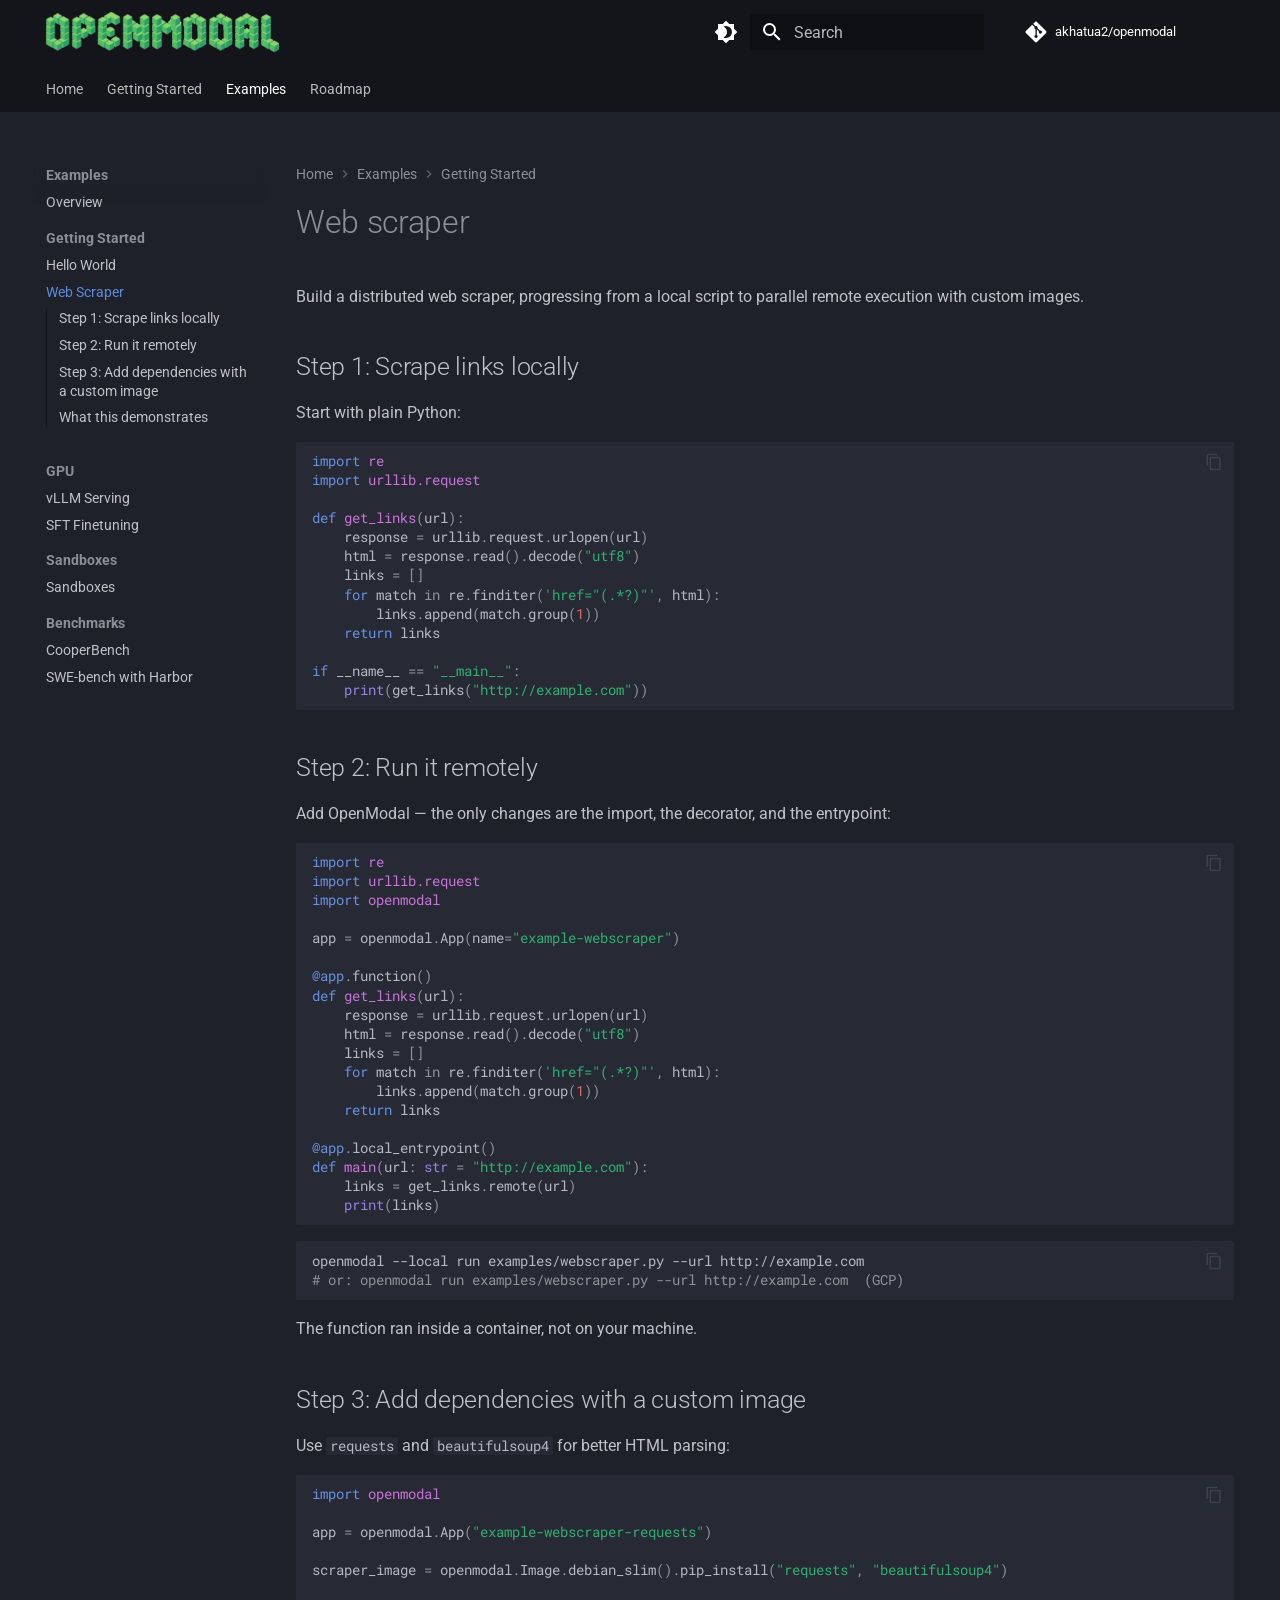
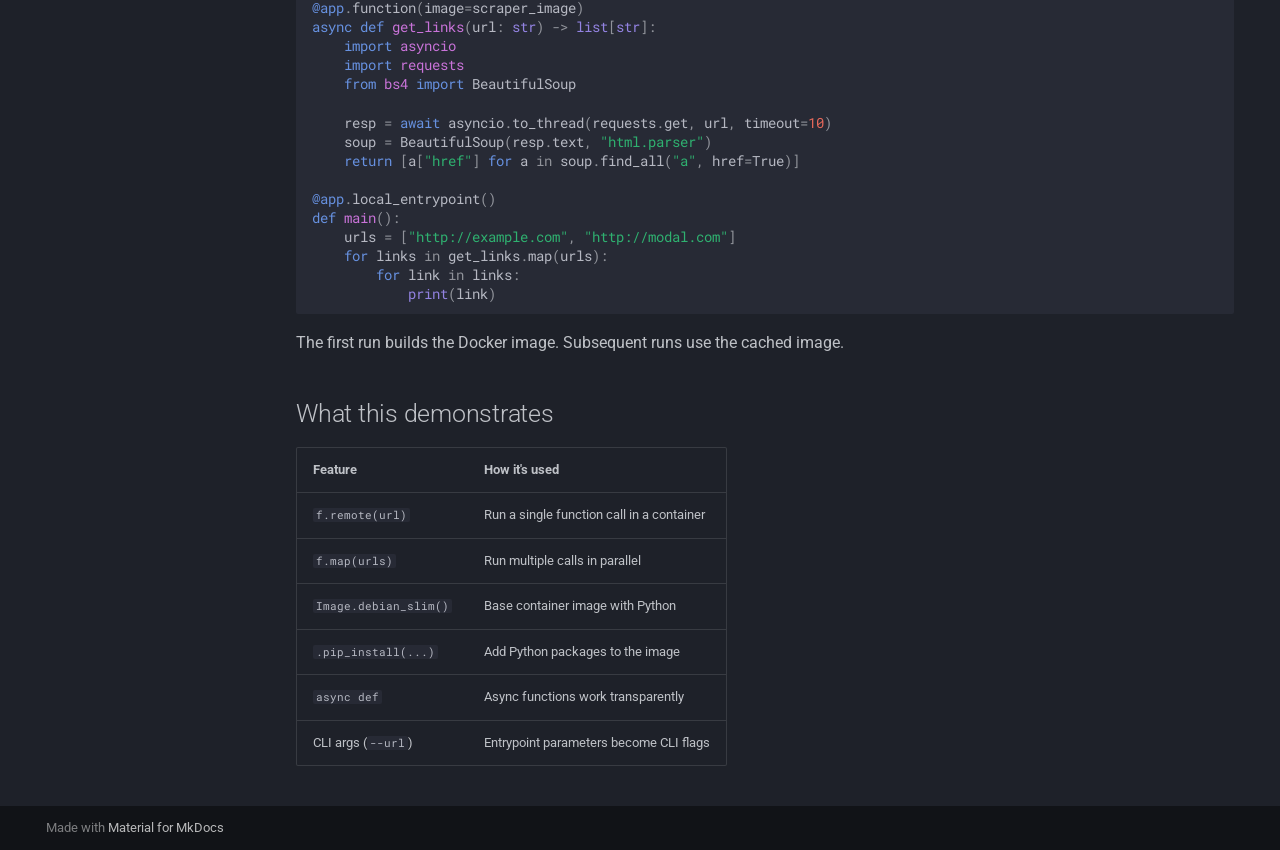
<file: examples/web_scraper/index.html>
<!doctype html>
<html lang="en" class="no-js">
  <head>
    
      <meta charset="utf-8">
      <meta name="viewport" content="width=device-width,initial-scale=1">
      
      
      
        <link rel="canonical" href="https://akhatua2.github.io/openmodal/examples/web_scraper/">
      
      
        <link rel="prev" href="../hello_world/">
      
      
        <link rel="next" href="../vllm_serving/">
      
      
        
      
      
      <link rel="icon" href="../../favicon.png">
      <meta name="generator" content="mkdocs-1.6.1, mkdocs-material-9.7.6">
    
    
      
        <title>Web Scraper - OpenModal</title>
      
    
    
      <link rel="stylesheet" href="../../assets/stylesheets/main.484c7ddc.min.css">
      
        
        <link rel="stylesheet" href="../../assets/stylesheets/palette.ab4e12ef.min.css">
      
      


    
    
      
    
    
      
        
        
        <link rel="preconnect" href="https://fonts.gstatic.com" crossorigin>
        <link rel="stylesheet" href="https://fonts.googleapis.com/css?family=Roboto:300,300i,400,400i,700,700i%7CRoboto+Mono:400,400i,700,700i&display=fallback">
        <style>:root{--md-text-font:"Roboto";--md-code-font:"Roboto Mono"}</style>
      
    
    
      <link rel="stylesheet" href="../../stylesheets/extra.css">
    
      <link rel="stylesheet" href="../../stylesheets/mermaid.css">
    
    <script>__md_scope=new URL("../..",location),__md_hash=e=>[...e].reduce(((e,_)=>(e<<5)-e+_.charCodeAt(0)),0),__md_get=(e,_=localStorage,t=__md_scope)=>JSON.parse(_.getItem(t.pathname+"."+e)),__md_set=(e,_,t=localStorage,a=__md_scope)=>{try{t.setItem(a.pathname+"."+e,JSON.stringify(_))}catch(e){}}</script>
    
      

    
    
  </head>
  
  
    
    
      
    
    
    
    
    <body dir="ltr" data-md-color-scheme="slate" data-md-color-primary="black" data-md-color-accent="indigo">
  
    
    <input class="md-toggle" data-md-toggle="drawer" type="checkbox" id="__drawer" autocomplete="off">
    <input class="md-toggle" data-md-toggle="search" type="checkbox" id="__search" autocomplete="off">
    <label class="md-overlay" for="__drawer"></label>
    <div data-md-component="skip">
      
        
        <a href="#web-scraper" class="md-skip">
          Skip to content
        </a>
      
    </div>
    <div data-md-component="announce">
      
    </div>
    
    
      

<header class="md-header" data-md-component="header">
  <nav class="md-header__inner md-grid" aria-label="Header">
    <a href="../.." title="OpenModal" class="md-header__button md-logo" aria-label="OpenModal" data-md-component="logo">
      
  <img src="../../openmodal.png" alt="logo">

    </a>
    <label class="md-header__button md-icon" for="__drawer">
      
      <svg xmlns="http://www.w3.org/2000/svg" viewBox="0 0 24 24"><path d="M3 6h18v2H3zm0 5h18v2H3zm0 5h18v2H3z"/></svg>
    </label>
    <div class="md-header__title" data-md-component="header-title">
      <div class="md-header__ellipsis">
        <div class="md-header__topic">
          <span class="md-ellipsis">
            OpenModal
          </span>
        </div>
        <div class="md-header__topic" data-md-component="header-topic">
          <span class="md-ellipsis">
            
              Web Scraper
            
          </span>
        </div>
      </div>
    </div>
    
      
        <form class="md-header__option" data-md-component="palette">
  
    
    
    
    <input class="md-option" data-md-color-media="" data-md-color-scheme="slate" data-md-color-primary="black" data-md-color-accent="indigo"  aria-label="Light mode"  type="radio" name="__palette" id="__palette_0">
    
      <label class="md-header__button md-icon" title="Light mode" for="__palette_1" hidden>
        <svg xmlns="http://www.w3.org/2000/svg" viewBox="0 0 24 24"><path d="M12 18c-.89 0-1.74-.2-2.5-.55C11.56 16.5 13 14.42 13 12s-1.44-4.5-3.5-5.45C10.26 6.2 11.11 6 12 6a6 6 0 0 1 6 6 6 6 0 0 1-6 6m8-9.31V4h-4.69L12 .69 8.69 4H4v4.69L.69 12 4 15.31V20h4.69L12 23.31 15.31 20H20v-4.69L23.31 12z"/></svg>
      </label>
    
  
    
    
    
    <input class="md-option" data-md-color-media="" data-md-color-scheme="default" data-md-color-primary="black" data-md-color-accent="indigo"  aria-label="Dark mode"  type="radio" name="__palette" id="__palette_1">
    
      <label class="md-header__button md-icon" title="Dark mode" for="__palette_0" hidden>
        <svg xmlns="http://www.w3.org/2000/svg" viewBox="0 0 24 24"><path d="M12 8a4 4 0 0 0-4 4 4 4 0 0 0 4 4 4 4 0 0 0 4-4 4 4 0 0 0-4-4m0 10a6 6 0 0 1-6-6 6 6 0 0 1 6-6 6 6 0 0 1 6 6 6 6 0 0 1-6 6m8-9.31V4h-4.69L12 .69 8.69 4H4v4.69L.69 12 4 15.31V20h4.69L12 23.31 15.31 20H20v-4.69L23.31 12z"/></svg>
      </label>
    
  
</form>
      
    
    
      <script>var palette=__md_get("__palette");if(palette&&palette.color){if("(prefers-color-scheme)"===palette.color.media){var media=matchMedia("(prefers-color-scheme: light)"),input=document.querySelector(media.matches?"[data-md-color-media='(prefers-color-scheme: light)']":"[data-md-color-media='(prefers-color-scheme: dark)']");palette.color.media=input.getAttribute("data-md-color-media"),palette.color.scheme=input.getAttribute("data-md-color-scheme"),palette.color.primary=input.getAttribute("data-md-color-primary"),palette.color.accent=input.getAttribute("data-md-color-accent")}for(var[key,value]of Object.entries(palette.color))document.body.setAttribute("data-md-color-"+key,value)}</script>
    
    
    
      
      
        <label class="md-header__button md-icon" for="__search">
          
          <svg xmlns="http://www.w3.org/2000/svg" viewBox="0 0 24 24"><path d="M9.5 3A6.5 6.5 0 0 1 16 9.5c0 1.61-.59 3.09-1.56 4.23l.27.27h.79l5 5-1.5 1.5-5-5v-.79l-.27-.27A6.52 6.52 0 0 1 9.5 16 6.5 6.5 0 0 1 3 9.5 6.5 6.5 0 0 1 9.5 3m0 2C7 5 5 7 5 9.5S7 14 9.5 14 14 12 14 9.5 12 5 9.5 5"/></svg>
        </label>
        <div class="md-search" data-md-component="search" role="dialog">
  <label class="md-search__overlay" for="__search"></label>
  <div class="md-search__inner" role="search">
    <form class="md-search__form" name="search">
      <input type="text" class="md-search__input" name="query" aria-label="Search" placeholder="Search" autocapitalize="off" autocorrect="off" autocomplete="off" spellcheck="false" data-md-component="search-query" required>
      <label class="md-search__icon md-icon" for="__search">
        
        <svg xmlns="http://www.w3.org/2000/svg" viewBox="0 0 24 24"><path d="M9.5 3A6.5 6.5 0 0 1 16 9.5c0 1.61-.59 3.09-1.56 4.23l.27.27h.79l5 5-1.5 1.5-5-5v-.79l-.27-.27A6.52 6.52 0 0 1 9.5 16 6.5 6.5 0 0 1 3 9.5 6.5 6.5 0 0 1 9.5 3m0 2C7 5 5 7 5 9.5S7 14 9.5 14 14 12 14 9.5 12 5 9.5 5"/></svg>
        
        <svg xmlns="http://www.w3.org/2000/svg" viewBox="0 0 24 24"><path d="M20 11v2H8l5.5 5.5-1.42 1.42L4.16 12l7.92-7.92L13.5 5.5 8 11z"/></svg>
      </label>
      <nav class="md-search__options" aria-label="Search">
        
        <button type="reset" class="md-search__icon md-icon" title="Clear" aria-label="Clear" tabindex="-1">
          
          <svg xmlns="http://www.w3.org/2000/svg" viewBox="0 0 24 24"><path d="M19 6.41 17.59 5 12 10.59 6.41 5 5 6.41 10.59 12 5 17.59 6.41 19 12 13.41 17.59 19 19 17.59 13.41 12z"/></svg>
        </button>
      </nav>
      
    </form>
    <div class="md-search__output">
      <div class="md-search__scrollwrap" tabindex="0" data-md-scrollfix>
        <div class="md-search-result" data-md-component="search-result">
          <div class="md-search-result__meta">
            Initializing search
          </div>
          <ol class="md-search-result__list" role="presentation"></ol>
        </div>
      </div>
    </div>
  </div>
</div>
      
    
    
      <div class="md-header__source">
        <a href="https://github.com/akhatua2/openmodal" title="Go to repository" class="md-source" data-md-component="source">
  <div class="md-source__icon md-icon">
    
    <svg xmlns="http://www.w3.org/2000/svg" viewBox="0 0 448 512"><!--! Font Awesome Free 7.1.0 by @fontawesome - https://fontawesome.com License - https://fontawesome.com/license/free (Icons: CC BY 4.0, Fonts: SIL OFL 1.1, Code: MIT License) Copyright 2025 Fonticons, Inc.--><path d="M439.6 236.1 244 40.5c-5.4-5.5-12.8-8.5-20.4-8.5s-15 3-20.4 8.4L162.5 81l51.5 51.5c27.1-9.1 52.7 16.8 43.4 43.7l49.7 49.7c34.2-11.8 61.2 31 35.5 56.7-26.5 26.5-70.2-2.9-56-37.3L240.3 199v121.9c25.3 12.5 22.3 41.8 9.1 55-6.4 6.4-15.2 10.1-24.3 10.1s-17.8-3.6-24.3-10.1c-17.6-17.6-11.1-46.9 11.2-56v-123c-20.8-8.5-24.6-30.7-18.6-45L142.6 101 8.5 235.1C3 240.6 0 247.9 0 255.5s3 15 8.5 20.4l195.6 195.7c5.4 5.4 12.7 8.4 20.4 8.4s15-3 20.4-8.4l194.7-194.7c5.4-5.4 8.4-12.8 8.4-20.4s-3-15-8.4-20.4"/></svg>
  </div>
  <div class="md-source__repository">
    akhatua2/openmodal
  </div>
</a>
      </div>
    
  </nav>
  
</header>
    
    <div class="md-container" data-md-component="container">
      
      
        
          
            
<nav class="md-tabs" aria-label="Tabs" data-md-component="tabs">
  <div class="md-grid">
    <ul class="md-tabs__list">
      
        
  
  
  
  
    <li class="md-tabs__item">
      <a href="../.." class="md-tabs__link">
        
  
  
    
  
  Home

      </a>
    </li>
  

      
        
  
  
  
  
    
    
      <li class="md-tabs__item">
        <a href="../../setup/" class="md-tabs__link">
          
  
  
  Getting Started

        </a>
      </li>
    
  

      
        
  
  
  
    
  
  
    
    
      <li class="md-tabs__item md-tabs__item--active">
        <a href="../" class="md-tabs__link">
          
  
  
  Examples

        </a>
      </li>
    
  

      
        
  
  
  
  
    <li class="md-tabs__item">
      <a href="../../roadmap/" class="md-tabs__link">
        
  
  
    
  
  Roadmap

      </a>
    </li>
  

      
    </ul>
  </div>
</nav>
          
        
      
      <main class="md-main" data-md-component="main">
        <div class="md-main__inner md-grid">
          
            
              
              <div class="md-sidebar md-sidebar--primary" data-md-component="sidebar" data-md-type="navigation" >
                <div class="md-sidebar__scrollwrap">
                  <div class="md-sidebar__inner">
                    


  


  

<nav class="md-nav md-nav--primary md-nav--lifted md-nav--integrated" aria-label="Navigation" data-md-level="0">
  <label class="md-nav__title" for="__drawer">
    <a href="../.." title="OpenModal" class="md-nav__button md-logo" aria-label="OpenModal" data-md-component="logo">
      
  <img src="../../openmodal.png" alt="logo">

    </a>
    OpenModal
  </label>
  
    <div class="md-nav__source">
      <a href="https://github.com/akhatua2/openmodal" title="Go to repository" class="md-source" data-md-component="source">
  <div class="md-source__icon md-icon">
    
    <svg xmlns="http://www.w3.org/2000/svg" viewBox="0 0 448 512"><!--! Font Awesome Free 7.1.0 by @fontawesome - https://fontawesome.com License - https://fontawesome.com/license/free (Icons: CC BY 4.0, Fonts: SIL OFL 1.1, Code: MIT License) Copyright 2025 Fonticons, Inc.--><path d="M439.6 236.1 244 40.5c-5.4-5.5-12.8-8.5-20.4-8.5s-15 3-20.4 8.4L162.5 81l51.5 51.5c27.1-9.1 52.7 16.8 43.4 43.7l49.7 49.7c34.2-11.8 61.2 31 35.5 56.7-26.5 26.5-70.2-2.9-56-37.3L240.3 199v121.9c25.3 12.5 22.3 41.8 9.1 55-6.4 6.4-15.2 10.1-24.3 10.1s-17.8-3.6-24.3-10.1c-17.6-17.6-11.1-46.9 11.2-56v-123c-20.8-8.5-24.6-30.7-18.6-45L142.6 101 8.5 235.1C3 240.6 0 247.9 0 255.5s3 15 8.5 20.4l195.6 195.7c5.4 5.4 12.7 8.4 20.4 8.4s15-3 20.4-8.4l194.7-194.7c5.4-5.4 8.4-12.8 8.4-20.4s-3-15-8.4-20.4"/></svg>
  </div>
  <div class="md-source__repository">
    akhatua2/openmodal
  </div>
</a>
    </div>
  
  <ul class="md-nav__list" data-md-scrollfix>
    
      
      
  
  
  
  
    <li class="md-nav__item">
      <a href="../.." class="md-nav__link">
        
  
  
  <span class="md-ellipsis">
    
  
    Home
  

    
  </span>
  
  

      </a>
    </li>
  

    
      
      
  
  
  
  
    
    
    
    
      
      
        
      
    
    
    <li class="md-nav__item md-nav__item--nested">
      
        
        
        <input class="md-nav__toggle md-toggle " type="checkbox" id="__nav_2" >
        
          
          <label class="md-nav__link" for="__nav_2" id="__nav_2_label" tabindex="0">
            
  
  
  <span class="md-ellipsis">
    
  
    Getting Started
  

    
  </span>
  
  

            <span class="md-nav__icon md-icon"></span>
          </label>
        
        <nav class="md-nav" data-md-level="1" aria-labelledby="__nav_2_label" aria-expanded="false">
          <label class="md-nav__title" for="__nav_2">
            <span class="md-nav__icon md-icon"></span>
            
  
    Getting Started
  

          </label>
          <ul class="md-nav__list" data-md-scrollfix>
            
              
                
  
  
  
  
    <li class="md-nav__item">
      <a href="../../setup/" class="md-nav__link">
        
  
  
  <span class="md-ellipsis">
    
  
    Setup
  

    
  </span>
  
  

      </a>
    </li>
  

              
            
              
                
  
  
  
  
    <li class="md-nav__item">
      <a href="../../providers/" class="md-nav__link">
        
  
  
  <span class="md-ellipsis">
    
  
    Providers
  

    
  </span>
  
  

      </a>
    </li>
  

              
            
              
                
  
  
  
  
    <li class="md-nav__item">
      <a href="../../architecture/" class="md-nav__link">
        
  
  
  <span class="md-ellipsis">
    
  
    Architecture
  

    
  </span>
  
  

      </a>
    </li>
  

              
            
          </ul>
        </nav>
      
    </li>
  

    
      
      
  
  
    
  
  
  
    
    
    
    
      
        
        
      
      
        
      
    
    
    <li class="md-nav__item md-nav__item--active md-nav__item--section md-nav__item--nested">
      
        
        
        <input class="md-nav__toggle md-toggle " type="checkbox" id="__nav_3" checked>
        
          
          <label class="md-nav__link" for="__nav_3" id="__nav_3_label" tabindex="">
            
  
  
  <span class="md-ellipsis">
    
  
    Examples
  

    
  </span>
  
  

            <span class="md-nav__icon md-icon"></span>
          </label>
        
        <nav class="md-nav" data-md-level="1" aria-labelledby="__nav_3_label" aria-expanded="true">
          <label class="md-nav__title" for="__nav_3">
            <span class="md-nav__icon md-icon"></span>
            
  
    Examples
  

          </label>
          <ul class="md-nav__list" data-md-scrollfix>
            
              
                
  
  
  
  
    <li class="md-nav__item">
      <a href="../" class="md-nav__link">
        
  
  
  <span class="md-ellipsis">
    
  
    Overview
  

    
  </span>
  
  

      </a>
    </li>
  

              
            
              
                
  
  
    
  
  
  
    
    
    
    
      
      
        
          
          
        
      
    
    
    <li class="md-nav__item md-nav__item--active md-nav__item--section md-nav__item--nested">
      
        
        
        <input class="md-nav__toggle md-toggle " type="checkbox" id="__nav_3_2" checked>
        
          
          <label class="md-nav__link" for="__nav_3_2" id="__nav_3_2_label" tabindex="">
            
  
  
  <span class="md-ellipsis">
    
  
    Getting Started
  

    
  </span>
  
  

            <span class="md-nav__icon md-icon"></span>
          </label>
        
        <nav class="md-nav" data-md-level="2" aria-labelledby="__nav_3_2_label" aria-expanded="true">
          <label class="md-nav__title" for="__nav_3_2">
            <span class="md-nav__icon md-icon"></span>
            
  
    Getting Started
  

          </label>
          <ul class="md-nav__list" data-md-scrollfix>
            
              
                
  
  
  
  
    <li class="md-nav__item">
      <a href="../hello_world/" class="md-nav__link">
        
  
  
  <span class="md-ellipsis">
    
  
    Hello World
  

    
  </span>
  
  

      </a>
    </li>
  

              
            
              
                
  
  
    
  
  
  
    <li class="md-nav__item md-nav__item--active">
      
      <input class="md-nav__toggle md-toggle" type="checkbox" id="__toc">
      
      
        
      
      
        <label class="md-nav__link md-nav__link--active" for="__toc">
          
  
  
  <span class="md-ellipsis">
    
  
    Web Scraper
  

    
  </span>
  
  

          <span class="md-nav__icon md-icon"></span>
        </label>
      
      <a href="./" class="md-nav__link md-nav__link--active">
        
  
  
  <span class="md-ellipsis">
    
  
    Web Scraper
  

    
  </span>
  
  

      </a>
      
        

<nav class="md-nav md-nav--secondary" aria-label="Table of contents">
  
  
  
    
  
  
    <label class="md-nav__title" for="__toc">
      <span class="md-nav__icon md-icon"></span>
      Table of contents
    </label>
    <ul class="md-nav__list" data-md-component="toc" data-md-scrollfix>
      
        <li class="md-nav__item">
  <a href="#step-1-scrape-links-locally" class="md-nav__link">
    <span class="md-ellipsis">
      
        Step 1: Scrape links locally
      
    </span>
  </a>
  
</li>
      
        <li class="md-nav__item">
  <a href="#step-2-run-it-remotely" class="md-nav__link">
    <span class="md-ellipsis">
      
        Step 2: Run it remotely
      
    </span>
  </a>
  
</li>
      
        <li class="md-nav__item">
  <a href="#step-3-add-dependencies-with-a-custom-image" class="md-nav__link">
    <span class="md-ellipsis">
      
        Step 3: Add dependencies with a custom image
      
    </span>
  </a>
  
</li>
      
        <li class="md-nav__item">
  <a href="#what-this-demonstrates" class="md-nav__link">
    <span class="md-ellipsis">
      
        What this demonstrates
      
    </span>
  </a>
  
</li>
      
    </ul>
  
</nav>
      
    </li>
  

              
            
          </ul>
        </nav>
      
    </li>
  

              
            
              
                
  
  
  
  
    
    
    
    
      
      
        
          
          
        
      
    
    
    <li class="md-nav__item md-nav__item--section md-nav__item--nested">
      
        
        
        <input class="md-nav__toggle md-toggle " type="checkbox" id="__nav_3_3" >
        
          
          <label class="md-nav__link" for="__nav_3_3" id="__nav_3_3_label" tabindex="">
            
  
  
  <span class="md-ellipsis">
    
  
    GPU
  

    
  </span>
  
  

            <span class="md-nav__icon md-icon"></span>
          </label>
        
        <nav class="md-nav" data-md-level="2" aria-labelledby="__nav_3_3_label" aria-expanded="false">
          <label class="md-nav__title" for="__nav_3_3">
            <span class="md-nav__icon md-icon"></span>
            
  
    GPU
  

          </label>
          <ul class="md-nav__list" data-md-scrollfix>
            
              
                
  
  
  
  
    <li class="md-nav__item">
      <a href="../vllm_serving/" class="md-nav__link">
        
  
  
  <span class="md-ellipsis">
    
  
    vLLM Serving
  

    
  </span>
  
  

      </a>
    </li>
  

              
            
              
                
  
  
  
  
    <li class="md-nav__item">
      <a href="../sft_finetune/" class="md-nav__link">
        
  
  
  <span class="md-ellipsis">
    
  
    SFT Finetuning
  

    
  </span>
  
  

      </a>
    </li>
  

              
            
          </ul>
        </nav>
      
    </li>
  

              
            
              
                
  
  
  
  
    
    
    
    
      
      
        
          
          
        
      
    
    
    <li class="md-nav__item md-nav__item--section md-nav__item--nested">
      
        
        
        <input class="md-nav__toggle md-toggle " type="checkbox" id="__nav_3_4" >
        
          
          <label class="md-nav__link" for="__nav_3_4" id="__nav_3_4_label" tabindex="">
            
  
  
  <span class="md-ellipsis">
    
  
    Sandboxes
  

    
  </span>
  
  

            <span class="md-nav__icon md-icon"></span>
          </label>
        
        <nav class="md-nav" data-md-level="2" aria-labelledby="__nav_3_4_label" aria-expanded="false">
          <label class="md-nav__title" for="__nav_3_4">
            <span class="md-nav__icon md-icon"></span>
            
  
    Sandboxes
  

          </label>
          <ul class="md-nav__list" data-md-scrollfix>
            
              
                
  
  
  
  
    <li class="md-nav__item">
      <a href="../sandbox/" class="md-nav__link">
        
  
  
  <span class="md-ellipsis">
    
  
    Sandboxes
  

    
  </span>
  
  

      </a>
    </li>
  

              
            
          </ul>
        </nav>
      
    </li>
  

              
            
              
                
  
  
  
  
    
    
    
    
      
      
        
          
          
        
      
    
    
    <li class="md-nav__item md-nav__item--section md-nav__item--nested">
      
        
        
        <input class="md-nav__toggle md-toggle " type="checkbox" id="__nav_3_5" >
        
          
          <label class="md-nav__link" for="__nav_3_5" id="__nav_3_5_label" tabindex="">
            
  
  
  <span class="md-ellipsis">
    
  
    Benchmarks
  

    
  </span>
  
  

            <span class="md-nav__icon md-icon"></span>
          </label>
        
        <nav class="md-nav" data-md-level="2" aria-labelledby="__nav_3_5_label" aria-expanded="false">
          <label class="md-nav__title" for="__nav_3_5">
            <span class="md-nav__icon md-icon"></span>
            
  
    Benchmarks
  

          </label>
          <ul class="md-nav__list" data-md-scrollfix>
            
              
                
  
  
  
  
    <li class="md-nav__item">
      <a href="../cooperbench/" class="md-nav__link">
        
  
  
  <span class="md-ellipsis">
    
  
    CooperBench
  

    
  </span>
  
  

      </a>
    </li>
  

              
            
              
                
  
  
  
  
    <li class="md-nav__item">
      <a href="../harbor/" class="md-nav__link">
        
  
  
  <span class="md-ellipsis">
    
  
    SWE-bench with Harbor
  

    
  </span>
  
  

      </a>
    </li>
  

              
            
          </ul>
        </nav>
      
    </li>
  

              
            
          </ul>
        </nav>
      
    </li>
  

    
      
      
  
  
  
  
    <li class="md-nav__item">
      <a href="../../roadmap/" class="md-nav__link">
        
  
  
  <span class="md-ellipsis">
    
  
    Roadmap
  

    
  </span>
  
  

      </a>
    </li>
  

    
  </ul>
</nav>
                  </div>
                </div>
              </div>
            
            
          
          
            <div class="md-content" data-md-component="content">
              
                



  


  <nav class="md-path" aria-label="Navigation" >
    <ol class="md-path__list">
      
        
  
  
    <li class="md-path__item">
      <a href="../.." class="md-path__link">
        
  <span class="md-ellipsis">
    Home
  </span>

      </a>
    </li>
  

      
      
        
  
  
    
    
      <li class="md-path__item">
        <a href="../" class="md-path__link">
          
  <span class="md-ellipsis">
    Examples
  </span>

        </a>
      </li>
    
  

      
        
  
  
    
    
      <li class="md-path__item">
        <a href="../hello_world/" class="md-path__link">
          
  <span class="md-ellipsis">
    Getting Started
  </span>

        </a>
      </li>
    
  

      
    </ol>
  </nav>

              
              <article class="md-content__inner md-typeset">
                
                  


  
  


<h1 id="web-scraper">Web scraper<a class="headerlink" href="#web-scraper" title="Permanent link">&para;</a></h1>
<p>Build a distributed web scraper, progressing from a local script to parallel remote execution with custom images.</p>
<h2 id="step-1-scrape-links-locally">Step 1: Scrape links locally<a class="headerlink" href="#step-1-scrape-links-locally" title="Permanent link">&para;</a></h2>
<p>Start with plain Python:</p>
<div class="highlight"><pre><span></span><code><a id="__codelineno-0-1" name="__codelineno-0-1" href="#__codelineno-0-1"></a><span class="kn">import</span><span class="w"> </span><span class="nn">re</span>
<a id="__codelineno-0-2" name="__codelineno-0-2" href="#__codelineno-0-2"></a><span class="kn">import</span><span class="w"> </span><span class="nn">urllib.request</span>
<a id="__codelineno-0-3" name="__codelineno-0-3" href="#__codelineno-0-3"></a>
<a id="__codelineno-0-4" name="__codelineno-0-4" href="#__codelineno-0-4"></a><span class="k">def</span><span class="w"> </span><span class="nf">get_links</span><span class="p">(</span><span class="n">url</span><span class="p">):</span>
<a id="__codelineno-0-5" name="__codelineno-0-5" href="#__codelineno-0-5"></a>    <span class="n">response</span> <span class="o">=</span> <span class="n">urllib</span><span class="o">.</span><span class="n">request</span><span class="o">.</span><span class="n">urlopen</span><span class="p">(</span><span class="n">url</span><span class="p">)</span>
<a id="__codelineno-0-6" name="__codelineno-0-6" href="#__codelineno-0-6"></a>    <span class="n">html</span> <span class="o">=</span> <span class="n">response</span><span class="o">.</span><span class="n">read</span><span class="p">()</span><span class="o">.</span><span class="n">decode</span><span class="p">(</span><span class="s2">&quot;utf8&quot;</span><span class="p">)</span>
<a id="__codelineno-0-7" name="__codelineno-0-7" href="#__codelineno-0-7"></a>    <span class="n">links</span> <span class="o">=</span> <span class="p">[]</span>
<a id="__codelineno-0-8" name="__codelineno-0-8" href="#__codelineno-0-8"></a>    <span class="k">for</span> <span class="n">match</span> <span class="ow">in</span> <span class="n">re</span><span class="o">.</span><span class="n">finditer</span><span class="p">(</span><span class="s1">&#39;href=&quot;(.*?)&quot;&#39;</span><span class="p">,</span> <span class="n">html</span><span class="p">):</span>
<a id="__codelineno-0-9" name="__codelineno-0-9" href="#__codelineno-0-9"></a>        <span class="n">links</span><span class="o">.</span><span class="n">append</span><span class="p">(</span><span class="n">match</span><span class="o">.</span><span class="n">group</span><span class="p">(</span><span class="mi">1</span><span class="p">))</span>
<a id="__codelineno-0-10" name="__codelineno-0-10" href="#__codelineno-0-10"></a>    <span class="k">return</span> <span class="n">links</span>
<a id="__codelineno-0-11" name="__codelineno-0-11" href="#__codelineno-0-11"></a>
<a id="__codelineno-0-12" name="__codelineno-0-12" href="#__codelineno-0-12"></a><span class="k">if</span> <span class="vm">__name__</span> <span class="o">==</span> <span class="s2">&quot;__main__&quot;</span><span class="p">:</span>
<a id="__codelineno-0-13" name="__codelineno-0-13" href="#__codelineno-0-13"></a>    <span class="nb">print</span><span class="p">(</span><span class="n">get_links</span><span class="p">(</span><span class="s2">&quot;http://example.com&quot;</span><span class="p">))</span>
</code></pre></div>
<h2 id="step-2-run-it-remotely">Step 2: Run it remotely<a class="headerlink" href="#step-2-run-it-remotely" title="Permanent link">&para;</a></h2>
<p>Add OpenModal — the only changes are the import, the decorator, and the entrypoint:</p>
<div class="highlight"><pre><span></span><code><a id="__codelineno-1-1" name="__codelineno-1-1" href="#__codelineno-1-1"></a><span class="kn">import</span><span class="w"> </span><span class="nn">re</span>
<a id="__codelineno-1-2" name="__codelineno-1-2" href="#__codelineno-1-2"></a><span class="kn">import</span><span class="w"> </span><span class="nn">urllib.request</span>
<a id="__codelineno-1-3" name="__codelineno-1-3" href="#__codelineno-1-3"></a><span class="kn">import</span><span class="w"> </span><span class="nn">openmodal</span>
<a id="__codelineno-1-4" name="__codelineno-1-4" href="#__codelineno-1-4"></a>
<a id="__codelineno-1-5" name="__codelineno-1-5" href="#__codelineno-1-5"></a><span class="n">app</span> <span class="o">=</span> <span class="n">openmodal</span><span class="o">.</span><span class="n">App</span><span class="p">(</span><span class="n">name</span><span class="o">=</span><span class="s2">&quot;example-webscraper&quot;</span><span class="p">)</span>
<a id="__codelineno-1-6" name="__codelineno-1-6" href="#__codelineno-1-6"></a>
<a id="__codelineno-1-7" name="__codelineno-1-7" href="#__codelineno-1-7"></a><span class="nd">@app</span><span class="o">.</span><span class="n">function</span><span class="p">()</span>
<a id="__codelineno-1-8" name="__codelineno-1-8" href="#__codelineno-1-8"></a><span class="k">def</span><span class="w"> </span><span class="nf">get_links</span><span class="p">(</span><span class="n">url</span><span class="p">):</span>
<a id="__codelineno-1-9" name="__codelineno-1-9" href="#__codelineno-1-9"></a>    <span class="n">response</span> <span class="o">=</span> <span class="n">urllib</span><span class="o">.</span><span class="n">request</span><span class="o">.</span><span class="n">urlopen</span><span class="p">(</span><span class="n">url</span><span class="p">)</span>
<a id="__codelineno-1-10" name="__codelineno-1-10" href="#__codelineno-1-10"></a>    <span class="n">html</span> <span class="o">=</span> <span class="n">response</span><span class="o">.</span><span class="n">read</span><span class="p">()</span><span class="o">.</span><span class="n">decode</span><span class="p">(</span><span class="s2">&quot;utf8&quot;</span><span class="p">)</span>
<a id="__codelineno-1-11" name="__codelineno-1-11" href="#__codelineno-1-11"></a>    <span class="n">links</span> <span class="o">=</span> <span class="p">[]</span>
<a id="__codelineno-1-12" name="__codelineno-1-12" href="#__codelineno-1-12"></a>    <span class="k">for</span> <span class="n">match</span> <span class="ow">in</span> <span class="n">re</span><span class="o">.</span><span class="n">finditer</span><span class="p">(</span><span class="s1">&#39;href=&quot;(.*?)&quot;&#39;</span><span class="p">,</span> <span class="n">html</span><span class="p">):</span>
<a id="__codelineno-1-13" name="__codelineno-1-13" href="#__codelineno-1-13"></a>        <span class="n">links</span><span class="o">.</span><span class="n">append</span><span class="p">(</span><span class="n">match</span><span class="o">.</span><span class="n">group</span><span class="p">(</span><span class="mi">1</span><span class="p">))</span>
<a id="__codelineno-1-14" name="__codelineno-1-14" href="#__codelineno-1-14"></a>    <span class="k">return</span> <span class="n">links</span>
<a id="__codelineno-1-15" name="__codelineno-1-15" href="#__codelineno-1-15"></a>
<a id="__codelineno-1-16" name="__codelineno-1-16" href="#__codelineno-1-16"></a><span class="nd">@app</span><span class="o">.</span><span class="n">local_entrypoint</span><span class="p">()</span>
<a id="__codelineno-1-17" name="__codelineno-1-17" href="#__codelineno-1-17"></a><span class="k">def</span><span class="w"> </span><span class="nf">main</span><span class="p">(</span><span class="n">url</span><span class="p">:</span> <span class="nb">str</span> <span class="o">=</span> <span class="s2">&quot;http://example.com&quot;</span><span class="p">):</span>
<a id="__codelineno-1-18" name="__codelineno-1-18" href="#__codelineno-1-18"></a>    <span class="n">links</span> <span class="o">=</span> <span class="n">get_links</span><span class="o">.</span><span class="n">remote</span><span class="p">(</span><span class="n">url</span><span class="p">)</span>
<a id="__codelineno-1-19" name="__codelineno-1-19" href="#__codelineno-1-19"></a>    <span class="nb">print</span><span class="p">(</span><span class="n">links</span><span class="p">)</span>
</code></pre></div>
<div class="highlight"><pre><span></span><code><a id="__codelineno-2-1" name="__codelineno-2-1" href="#__codelineno-2-1"></a>openmodal<span class="w"> </span>--local<span class="w"> </span>run<span class="w"> </span>examples/webscraper.py<span class="w"> </span>--url<span class="w"> </span>http://example.com
<a id="__codelineno-2-2" name="__codelineno-2-2" href="#__codelineno-2-2"></a><span class="c1"># or: openmodal run examples/webscraper.py --url http://example.com  (GCP)</span>
</code></pre></div>
<p>The function ran inside a container, not on your machine.</p>
<h2 id="step-3-add-dependencies-with-a-custom-image">Step 3: Add dependencies with a custom image<a class="headerlink" href="#step-3-add-dependencies-with-a-custom-image" title="Permanent link">&para;</a></h2>
<p>Use <code>requests</code> and <code>beautifulsoup4</code> for better HTML parsing:</p>
<div class="highlight"><pre><span></span><code><a id="__codelineno-3-1" name="__codelineno-3-1" href="#__codelineno-3-1"></a><span class="kn">import</span><span class="w"> </span><span class="nn">openmodal</span>
<a id="__codelineno-3-2" name="__codelineno-3-2" href="#__codelineno-3-2"></a>
<a id="__codelineno-3-3" name="__codelineno-3-3" href="#__codelineno-3-3"></a><span class="n">app</span> <span class="o">=</span> <span class="n">openmodal</span><span class="o">.</span><span class="n">App</span><span class="p">(</span><span class="s2">&quot;example-webscraper-requests&quot;</span><span class="p">)</span>
<a id="__codelineno-3-4" name="__codelineno-3-4" href="#__codelineno-3-4"></a>
<a id="__codelineno-3-5" name="__codelineno-3-5" href="#__codelineno-3-5"></a><span class="n">scraper_image</span> <span class="o">=</span> <span class="n">openmodal</span><span class="o">.</span><span class="n">Image</span><span class="o">.</span><span class="n">debian_slim</span><span class="p">()</span><span class="o">.</span><span class="n">pip_install</span><span class="p">(</span><span class="s2">&quot;requests&quot;</span><span class="p">,</span> <span class="s2">&quot;beautifulsoup4&quot;</span><span class="p">)</span>
<a id="__codelineno-3-6" name="__codelineno-3-6" href="#__codelineno-3-6"></a>
<a id="__codelineno-3-7" name="__codelineno-3-7" href="#__codelineno-3-7"></a><span class="nd">@app</span><span class="o">.</span><span class="n">function</span><span class="p">(</span><span class="n">image</span><span class="o">=</span><span class="n">scraper_image</span><span class="p">)</span>
<a id="__codelineno-3-8" name="__codelineno-3-8" href="#__codelineno-3-8"></a><span class="k">async</span> <span class="k">def</span><span class="w"> </span><span class="nf">get_links</span><span class="p">(</span><span class="n">url</span><span class="p">:</span> <span class="nb">str</span><span class="p">)</span> <span class="o">-&gt;</span> <span class="nb">list</span><span class="p">[</span><span class="nb">str</span><span class="p">]:</span>
<a id="__codelineno-3-9" name="__codelineno-3-9" href="#__codelineno-3-9"></a>    <span class="kn">import</span><span class="w"> </span><span class="nn">asyncio</span>
<a id="__codelineno-3-10" name="__codelineno-3-10" href="#__codelineno-3-10"></a>    <span class="kn">import</span><span class="w"> </span><span class="nn">requests</span>
<a id="__codelineno-3-11" name="__codelineno-3-11" href="#__codelineno-3-11"></a>    <span class="kn">from</span><span class="w"> </span><span class="nn">bs4</span><span class="w"> </span><span class="kn">import</span> <span class="n">BeautifulSoup</span>
<a id="__codelineno-3-12" name="__codelineno-3-12" href="#__codelineno-3-12"></a>
<a id="__codelineno-3-13" name="__codelineno-3-13" href="#__codelineno-3-13"></a>    <span class="n">resp</span> <span class="o">=</span> <span class="k">await</span> <span class="n">asyncio</span><span class="o">.</span><span class="n">to_thread</span><span class="p">(</span><span class="n">requests</span><span class="o">.</span><span class="n">get</span><span class="p">,</span> <span class="n">url</span><span class="p">,</span> <span class="n">timeout</span><span class="o">=</span><span class="mi">10</span><span class="p">)</span>
<a id="__codelineno-3-14" name="__codelineno-3-14" href="#__codelineno-3-14"></a>    <span class="n">soup</span> <span class="o">=</span> <span class="n">BeautifulSoup</span><span class="p">(</span><span class="n">resp</span><span class="o">.</span><span class="n">text</span><span class="p">,</span> <span class="s2">&quot;html.parser&quot;</span><span class="p">)</span>
<a id="__codelineno-3-15" name="__codelineno-3-15" href="#__codelineno-3-15"></a>    <span class="k">return</span> <span class="p">[</span><span class="n">a</span><span class="p">[</span><span class="s2">&quot;href&quot;</span><span class="p">]</span> <span class="k">for</span> <span class="n">a</span> <span class="ow">in</span> <span class="n">soup</span><span class="o">.</span><span class="n">find_all</span><span class="p">(</span><span class="s2">&quot;a&quot;</span><span class="p">,</span> <span class="n">href</span><span class="o">=</span><span class="kc">True</span><span class="p">)]</span>
<a id="__codelineno-3-16" name="__codelineno-3-16" href="#__codelineno-3-16"></a>
<a id="__codelineno-3-17" name="__codelineno-3-17" href="#__codelineno-3-17"></a><span class="nd">@app</span><span class="o">.</span><span class="n">local_entrypoint</span><span class="p">()</span>
<a id="__codelineno-3-18" name="__codelineno-3-18" href="#__codelineno-3-18"></a><span class="k">def</span><span class="w"> </span><span class="nf">main</span><span class="p">():</span>
<a id="__codelineno-3-19" name="__codelineno-3-19" href="#__codelineno-3-19"></a>    <span class="n">urls</span> <span class="o">=</span> <span class="p">[</span><span class="s2">&quot;http://example.com&quot;</span><span class="p">,</span> <span class="s2">&quot;http://modal.com&quot;</span><span class="p">]</span>
<a id="__codelineno-3-20" name="__codelineno-3-20" href="#__codelineno-3-20"></a>    <span class="k">for</span> <span class="n">links</span> <span class="ow">in</span> <span class="n">get_links</span><span class="o">.</span><span class="n">map</span><span class="p">(</span><span class="n">urls</span><span class="p">):</span>
<a id="__codelineno-3-21" name="__codelineno-3-21" href="#__codelineno-3-21"></a>        <span class="k">for</span> <span class="n">link</span> <span class="ow">in</span> <span class="n">links</span><span class="p">:</span>
<a id="__codelineno-3-22" name="__codelineno-3-22" href="#__codelineno-3-22"></a>            <span class="nb">print</span><span class="p">(</span><span class="n">link</span><span class="p">)</span>
</code></pre></div>
<p>The first run builds the Docker image. Subsequent runs use the cached image.</p>
<h2 id="what-this-demonstrates">What this demonstrates<a class="headerlink" href="#what-this-demonstrates" title="Permanent link">&para;</a></h2>
<table>
<thead>
<tr>
<th>Feature</th>
<th>How it's used</th>
</tr>
</thead>
<tbody>
<tr>
<td><code>f.remote(url)</code></td>
<td>Run a single function call in a container</td>
</tr>
<tr>
<td><code>f.map(urls)</code></td>
<td>Run multiple calls in parallel</td>
</tr>
<tr>
<td><code>Image.debian_slim()</code></td>
<td>Base container image with Python</td>
</tr>
<tr>
<td><code>.pip_install(...)</code></td>
<td>Add Python packages to the image</td>
</tr>
<tr>
<td><code>async def</code></td>
<td>Async functions work transparently</td>
</tr>
<tr>
<td>CLI args (<code>--url</code>)</td>
<td>Entrypoint parameters become CLI flags</td>
</tr>
</tbody>
</table>












                
              </article>
            </div>
          
          
<script>var target=document.getElementById(location.hash.slice(1));target&&target.name&&(target.checked=target.name.startsWith("__tabbed_"))</script>
        </div>
        
          <button type="button" class="md-top md-icon" data-md-component="top" hidden>
  
  <svg xmlns="http://www.w3.org/2000/svg" viewBox="0 0 24 24"><path d="M13 20h-2V8l-5.5 5.5-1.42-1.42L12 4.16l7.92 7.92-1.42 1.42L13 8z"/></svg>
  Back to top
</button>
        
      </main>
      
        <footer class="md-footer">
  
  <div class="md-footer-meta md-typeset">
    <div class="md-footer-meta__inner md-grid">
      <div class="md-copyright">
  
  
    Made with
    <a href="https://squidfunk.github.io/mkdocs-material/" target="_blank" rel="noopener">
      Material for MkDocs
    </a>
  
</div>
      
    </div>
  </div>
</footer>
      
    </div>
    <div class="md-dialog" data-md-component="dialog">
      <div class="md-dialog__inner md-typeset"></div>
    </div>
    
    
    
      
      
      <script id="__config" type="application/json">{"annotate": null, "base": "../..", "features": ["navigation.instant", "navigation.sections", "navigation.tabs", "navigation.top", "navigation.path", "content.code.copy", "toc.integrate"], "search": "../../assets/javascripts/workers/search.2c215733.min.js", "tags": null, "translations": {"clipboard.copied": "Copied to clipboard", "clipboard.copy": "Copy to clipboard", "search.result.more.one": "1 more on this page", "search.result.more.other": "# more on this page", "search.result.none": "No matching documents", "search.result.one": "1 matching document", "search.result.other": "# matching documents", "search.result.placeholder": "Type to start searching", "search.result.term.missing": "Missing", "select.version": "Select version"}, "version": null}</script>
    
    
      <script src="../../assets/javascripts/bundle.79ae519e.min.js"></script>
      
        <script src="../../javascripts/mermaid-init.js"></script>
      
    
  </body>
</html>
</file>
<file: stylesheets/extra.css>
.md-header__topic .md-ellipsis {
  display: none;
}

.md-header__button.md-logo img {
  height: 2rem;
  width: auto;
}
</file>
<file: stylesheets/mermaid.css>
/* Fix Mermaid arrow colors — make arrowheads match line color */
.mermaid .arrowheadPath {
  fill: var(--md-default-fg-color--light) !important;
  stroke: var(--md-default-fg-color--light) !important;
}

.mermaid .flowchart-link,
.mermaid .messageLine0,
.mermaid .messageLine1,
.mermaid .relation {
  stroke: var(--md-default-fg-color--light) !important;
}

.mermaid marker path {
  fill: var(--md-default-fg-color--light) !important;
  stroke: var(--md-default-fg-color--light) !important;
}
</file>
<file: assets/stylesheets/main.484c7ddc.min.css>
@charset "UTF-8";html{-webkit-text-size-adjust:none;-moz-text-size-adjust:none;text-size-adjust:none;box-sizing:border-box}*,:after,:before{box-sizing:inherit}@media (prefers-reduced-motion){*,:after,:before{transition:none!important}}body{margin:0}a,button,input,label{-webkit-tap-highlight-color:transparent}a{color:inherit;text-decoration:none}hr{border:0;box-sizing:initial;display:block;height:.05rem;overflow:visible;padding:0}small{font-size:80%}sub,sup{line-height:1em}img{border-style:none}table{border-collapse:initial;border-spacing:0}td,th{font-weight:400;vertical-align:top}button{background:#0000;border:0;font-family:inherit;font-size:inherit;margin:0;padding:0}input{border:0;outline:none}:root{--md-primary-fg-color:#4051b5;--md-primary-fg-color--light:#5d6cc0;--md-primary-fg-color--dark:#303fa1;--md-primary-bg-color:#fff;--md-primary-bg-color--light:#ffffffb3;--md-accent-fg-color:#526cfe;--md-accent-fg-color--transparent:#526cfe1a;--md-accent-bg-color:#fff;--md-accent-bg-color--light:#ffffffb3}[data-md-color-scheme=default]{color-scheme:light}[data-md-color-scheme=default] img[src$="#gh-dark-mode-only"],[data-md-color-scheme=default] img[src$="#only-dark"]{display:none}:root,[data-md-color-scheme=default]{--md-hue:225deg;--md-default-fg-color:#000000de;--md-default-fg-color--light:#0000008a;--md-default-fg-color--lighter:#00000052;--md-default-fg-color--lightest:#00000012;--md-default-bg-color:#fff;--md-default-bg-color--light:#ffffffb3;--md-default-bg-color--lighter:#ffffff4d;--md-default-bg-color--lightest:#ffffff1f;--md-code-fg-color:#36464e;--md-code-bg-color:#f5f5f5;--md-code-bg-color--light:#f5f5f5b3;--md-code-bg-color--lighter:#f5f5f54d;--md-code-hl-color:#4287ff;--md-code-hl-color--light:#4287ff1a;--md-code-hl-number-color:#d52a2a;--md-code-hl-special-color:#db1457;--md-code-hl-function-color:#a846b9;--md-code-hl-constant-color:#6e59d9;--md-code-hl-keyword-color:#3f6ec6;--md-code-hl-string-color:#1c7d4d;--md-code-hl-name-color:var(--md-code-fg-color);--md-code-hl-operator-color:var(--md-default-fg-color--light);--md-code-hl-punctuation-color:var(--md-default-fg-color--light);--md-code-hl-comment-color:var(--md-default-fg-color--light);--md-code-hl-generic-color:var(--md-default-fg-color--light);--md-code-hl-variable-color:var(--md-default-fg-color--light);--md-typeset-color:var(--md-default-fg-color);--md-typeset-a-color:var(--md-primary-fg-color);--md-typeset-del-color:#f5503d26;--md-typeset-ins-color:#0bd57026;--md-typeset-kbd-color:#fafafa;--md-typeset-kbd-accent-color:#fff;--md-typeset-kbd-border-color:#b8b8b8;--md-typeset-mark-color:#ffff0080;--md-typeset-table-color:#0000001f;--md-typeset-table-color--light:rgba(0,0,0,.035);--md-admonition-fg-color:var(--md-default-fg-color);--md-admonition-bg-color:var(--md-default-bg-color);--md-warning-fg-color:#000000de;--md-warning-bg-color:#ff9;--md-footer-fg-color:#fff;--md-footer-fg-color--light:#ffffffb3;--md-footer-fg-color--lighter:#ffffff73;--md-footer-bg-color:#000000de;--md-footer-bg-color--dark:#00000052;--md-shadow-z1:0 0.2rem 0.5rem #0000000d,0 0 0.05rem #0000001a;--md-shadow-z2:0 0.2rem 0.5rem #0000001a,0 0 0.05rem #00000040;--md-shadow-z3:0 0.2rem 0.5rem #0003,0 0 0.05rem #00000059}.md-icon svg{fill:currentcolor;display:block;height:1.2rem;width:1.2rem}body{-webkit-font-smoothing:antialiased;-moz-osx-font-smoothing:grayscale;--md-text-font-family:var(--md-text-font,_),-apple-system,BlinkMacSystemFont,Helvetica,Arial,sans-serif;--md-code-font-family:var(--md-code-font,_),SFMono-Regular,Consolas,Menlo,monospace}aside,body,input{font-feature-settings:"kern","liga";color:var(--md-typeset-color);font-family:var(--md-text-font-family)}code,kbd,pre{font-feature-settings:"kern";font-family:var(--md-code-font-family)}:root{--md-typeset-table-sort-icon:url('data:image/svg+xml;charset=utf-8,<svg xmlns="http://www.w3.org/2000/svg" viewBox="0 0 24 24"><path d="m18 21-4-4h3V7h-3l4-4 4 4h-3v10h3M2 19v-2h10v2M2 13v-2h7v2M2 7V5h4v2z"/></svg>');--md-typeset-table-sort-icon--asc:url('data:image/svg+xml;charset=utf-8,<svg xmlns="http://www.w3.org/2000/svg" viewBox="0 0 24 24"><path d="M19 17h3l-4 4-4-4h3V3h2M2 17h10v2H2M6 5v2H2V5m0 6h7v2H2z"/></svg>');--md-typeset-table-sort-icon--desc:url('data:image/svg+xml;charset=utf-8,<svg xmlns="http://www.w3.org/2000/svg" viewBox="0 0 24 24"><path d="M19 7h3l-4-4-4 4h3v14h2M2 17h10v2H2M6 5v2H2V5m0 6h7v2H2z"/></svg>')}.md-typeset{-webkit-print-color-adjust:exact;color-adjust:exact;font-size:.8rem;line-height:1.6;overflow-wrap:break-word}@media print{.md-typeset{font-size:.68rem}}.md-typeset blockquote,.md-typeset dl,.md-typeset figure,.md-typeset ol,.md-typeset pre,.md-typeset ul{margin-bottom:1em;margin-top:1em}.md-typeset h1{color:var(--md-default-fg-color--light);font-size:2em;line-height:1.3;margin:0 0 1.25em}.md-typeset h1,.md-typeset h2{font-weight:300;letter-spacing:-.01em}.md-typeset h2{font-size:1.5625em;line-height:1.4;margin:1.6em 0 .64em}.md-typeset h3{font-size:1.25em;font-weight:400;letter-spacing:-.01em;line-height:1.5;margin:1.6em 0 .8em}.md-typeset h2+h3{margin-top:.8em}.md-typeset h4{font-weight:700;letter-spacing:-.01em;margin:1em 0}.md-typeset h5,.md-typeset h6{color:var(--md-default-fg-color--light);font-size:.8em;font-weight:700;letter-spacing:-.01em;margin:1.25em 0}.md-typeset h5{text-transform:uppercase}.md-typeset h5 code{text-transform:none}.md-typeset hr{border-bottom:.05rem solid var(--md-default-fg-color--lightest);display:flow-root;margin:1.5em 0}.md-typeset a{color:var(--md-typeset-a-color);word-break:break-word}.md-typeset a,.md-typeset a:before{transition:color 125ms}.md-typeset a:focus,.md-typeset a:hover{color:var(--md-accent-fg-color)}.md-typeset a:focus code,.md-typeset a:hover code{background-color:var(--md-accent-fg-color--transparent);color:var(--md-accent-fg-color)}.md-typeset a code{color:var(--md-typeset-a-color)}.md-typeset a.focus-visible{outline-color:var(--md-accent-fg-color);outline-offset:.2rem}.md-typeset code,.md-typeset kbd,.md-typeset pre{color:var(--md-code-fg-color);direction:ltr;font-variant-ligatures:none;transition:background-color 125ms}@media print{.md-typeset code,.md-typeset kbd,.md-typeset pre{white-space:pre-wrap}}.md-typeset code{background-color:var(--md-code-bg-color);border-radius:.1rem;-webkit-box-decoration-break:clone;box-decoration-break:clone;font-size:.85em;padding:0 .2941176471em;transition:color 125ms,background-color 125ms;word-break:break-word}.md-typeset code:not(.focus-visible){-webkit-tap-highlight-color:transparent;outline:none}.md-typeset pre{display:flow-root;line-height:1.4;position:relative}.md-typeset pre>code{-webkit-box-decoration-break:slice;box-decoration-break:slice;box-shadow:none;display:block;margin:0;outline-color:var(--md-accent-fg-color);overflow:auto;padding:.7720588235em 1.1764705882em;scrollbar-color:var(--md-default-fg-color--lighter) #0000;scrollbar-width:thin;touch-action:auto;word-break:normal}.md-typeset pre>code:hover{scrollbar-color:var(--md-accent-fg-color) #0000}.md-typeset pre>code::-webkit-scrollbar{height:.2rem;width:.2rem}.md-typeset pre>code::-webkit-scrollbar-thumb{background-color:var(--md-default-fg-color--lighter)}.md-typeset pre>code::-webkit-scrollbar-thumb:hover{background-color:var(--md-accent-fg-color)}.md-typeset kbd{background-color:var(--md-typeset-kbd-color);border-radius:.1rem;box-shadow:0 .1rem 0 .05rem var(--md-typeset-kbd-border-color),0 .1rem 0 var(--md-typeset-kbd-border-color),0 -.1rem .2rem var(--md-typeset-kbd-accent-color) inset;color:var(--md-default-fg-color);display:inline-block;font-size:.75em;padding:0 .6666666667em;vertical-align:text-top;word-break:break-word}.md-typeset mark{background-color:var(--md-typeset-mark-color);-webkit-box-decoration-break:clone;box-decoration-break:clone;color:inherit;word-break:break-word}.md-typeset abbr{cursor:help;text-decoration:none}.md-typeset [data-preview],.md-typeset abbr{border-bottom:.05rem dotted var(--md-default-fg-color--light)}.md-typeset small{opacity:.75}[dir=ltr] .md-typeset sub,[dir=ltr] .md-typeset sup{margin-left:.078125em}[dir=rtl] .md-typeset sub,[dir=rtl] .md-typeset sup{margin-right:.078125em}[dir=ltr] .md-typeset blockquote{padding-left:.6rem}[dir=rtl] .md-typeset blockquote{padding-right:.6rem}[dir=ltr] .md-typeset blockquote{border-left:.2rem solid var(--md-default-fg-color--lighter)}[dir=rtl] .md-typeset blockquote{border-right:.2rem solid var(--md-default-fg-color--lighter)}.md-typeset blockquote{color:var(--md-default-fg-color--light);margin-left:0;margin-right:0}.md-typeset ul{list-style-type:disc}.md-typeset ul[type]{list-style-type:revert-layer}[dir=ltr] .md-typeset ol,[dir=ltr] .md-typeset ul{margin-left:.625em}[dir=rtl] .md-typeset ol,[dir=rtl] .md-typeset ul{margin-right:.625em}.md-typeset ol,.md-typeset ul{padding:0}.md-typeset ol:not([hidden]),.md-typeset ul:not([hidden]){display:flow-root}.md-typeset ol ol,.md-typeset ul ol{list-style-type:lower-alpha}.md-typeset ol ol ol,.md-typeset ul ol ol{list-style-type:lower-roman}.md-typeset ol ol ol ol,.md-typeset ul ol ol ol{list-style-type:upper-alpha}.md-typeset ol ol ol ol ol,.md-typeset ul ol ol ol ol{list-style-type:upper-roman}.md-typeset ol[type],.md-typeset ul[type]{list-style-type:revert-layer}[dir=ltr] .md-typeset ol li,[dir=ltr] .md-typeset ul li{margin-left:1.25em}[dir=rtl] .md-typeset ol li,[dir=rtl] .md-typeset ul li{margin-right:1.25em}.md-typeset ol li,.md-typeset ul li{margin-bottom:.5em}.md-typeset ol li blockquote,.md-typeset ol li p,.md-typeset ul li blockquote,.md-typeset ul li p{margin:.5em 0}.md-typeset ol li:last-child,.md-typeset ul li:last-child{margin-bottom:0}[dir=ltr] .md-typeset ol li ol,[dir=ltr] .md-typeset ol li ul,[dir=ltr] .md-typeset ul li ol,[dir=ltr] .md-typeset ul li ul{margin-left:.625em}[dir=rtl] .md-typeset ol li ol,[dir=rtl] .md-typeset ol li ul,[dir=rtl] .md-typeset ul li ol,[dir=rtl] .md-typeset ul li ul{margin-right:.625em}.md-typeset ol li ol,.md-typeset ol li ul,.md-typeset ul li ol,.md-typeset ul li ul{margin-bottom:.5em;margin-top:.5em}[dir=ltr] .md-typeset dd{margin-left:1.875em}[dir=rtl] .md-typeset dd{margin-right:1.875em}.md-typeset dd{margin-bottom:1.5em;margin-top:1em}.md-typeset img,.md-typeset svg,.md-typeset video{height:auto;max-width:100%}.md-typeset img[align=left]{margin:1em 1em 1em 0}.md-typeset img[align=right]{margin:1em 0 1em 1em}.md-typeset img[align]:only-child{margin-top:0}.md-typeset figure{display:flow-root;margin:1em auto;max-width:100%;text-align:center;width:fit-content}.md-typeset figure img{display:block;margin:0 auto}.md-typeset figcaption{font-style:italic;margin:1em auto;max-width:24rem}.md-typeset iframe{max-width:100%}.md-typeset table:not([class]){background-color:var(--md-default-bg-color);border:.05rem solid var(--md-typeset-table-color);border-radius:.1rem;display:inline-block;font-size:.64rem;max-width:100%;overflow:auto;touch-action:auto}@media print{.md-typeset table:not([class]){display:table}}.md-typeset table:not([class])+*{margin-top:1.5em}.md-typeset table:not([class]) td>:first-child,.md-typeset table:not([class]) th>:first-child{margin-top:0}.md-typeset table:not([class]) td>:last-child,.md-typeset table:not([class]) th>:last-child{margin-bottom:0}.md-typeset table:not([class]) td:not([align]),.md-typeset table:not([class]) th:not([align]){text-align:left}[dir=rtl] .md-typeset table:not([class]) td:not([align]),[dir=rtl] .md-typeset table:not([class]) th:not([align]){text-align:right}.md-typeset table:not([class]) th{font-weight:700;min-width:5rem;padding:.9375em 1.25em;vertical-align:top}.md-typeset table:not([class]) td{border-top:.05rem solid var(--md-typeset-table-color);padding:.9375em 1.25em;vertical-align:top}.md-typeset table:not([class]) tbody tr{transition:background-color 125ms}.md-typeset table:not([class]) tbody tr:hover{background-color:var(--md-typeset-table-color--light);box-shadow:0 .05rem 0 var(--md-default-bg-color) inset}.md-typeset table:not([class]) a{word-break:normal}.md-typeset table th[role=columnheader]{cursor:pointer}[dir=ltr] .md-typeset table th[role=columnheader]:after{margin-left:.5em}[dir=rtl] .md-typeset table th[role=columnheader]:after{margin-right:.5em}.md-typeset table th[role=columnheader]:after{content:"";display:inline-block;height:1.2em;-webkit-mask-image:var(--md-typeset-table-sort-icon);mask-image:var(--md-typeset-table-sort-icon);-webkit-mask-repeat:no-repeat;mask-repeat:no-repeat;-webkit-mask-size:contain;mask-size:contain;transition:background-color 125ms;vertical-align:text-bottom;width:1.2em}.md-typeset table th[role=columnheader]:hover:after{background-color:var(--md-default-fg-color--lighter)}.md-typeset table th[role=columnheader][aria-sort=ascending]:after{background-color:var(--md-default-fg-color--light);-webkit-mask-image:var(--md-typeset-table-sort-icon--asc);mask-image:var(--md-typeset-table-sort-icon--asc)}.md-typeset table th[role=columnheader][aria-sort=descending]:after{background-color:var(--md-default-fg-color--light);-webkit-mask-image:var(--md-typeset-table-sort-icon--desc);mask-image:var(--md-typeset-table-sort-icon--desc)}.md-typeset__scrollwrap{margin:1em -.8rem;overflow-x:auto;touch-action:auto}.md-typeset__table{display:inline-block;margin-bottom:.5em;padding:0 .8rem}@media print{.md-typeset__table{display:block}}html .md-typeset__table table{display:table;margin:0;overflow:hidden;width:100%}@media screen and (max-width:44.984375em){.md-content__inner>pre{margin:1em -.8rem}.md-content__inner>pre code{border-radius:0}}.md-typeset .md-author{border-radius:100%;display:block;flex-shrink:0;height:1.6rem;overflow:hidden;position:relative;transition:color 125ms,transform 125ms;width:1.6rem}.md-typeset .md-author img{display:block}.md-typeset .md-author--more{background:var(--md-default-fg-color--lightest);color:var(--md-default-fg-color--lighter);font-size:.6rem;font-weight:700;line-height:1.6rem;text-align:center}.md-typeset .md-author--long{height:2.4rem;width:2.4rem}.md-typeset a.md-author{transform:scale(1)}.md-typeset a.md-author img{border-radius:100%;filter:grayscale(100%) opacity(75%);transition:filter 125ms}.md-typeset a.md-author:focus,.md-typeset a.md-author:hover{transform:scale(1.1);z-index:1}.md-typeset a.md-author:focus img,.md-typeset a.md-author:hover img{filter:grayscale(0)}.md-banner{background-color:var(--md-footer-bg-color);color:var(--md-footer-fg-color);overflow:auto}@media print{.md-banner{display:none}}.md-banner--warning{background-color:var(--md-warning-bg-color);color:var(--md-warning-fg-color)}.md-banner__inner{font-size:.7rem;margin:.6rem auto;padding:0 .8rem}[dir=ltr] .md-banner__button{float:right}[dir=rtl] .md-banner__button{float:left}.md-banner__button{color:inherit;cursor:pointer;transition:opacity .25s}.no-js .md-banner__button{display:none}.md-banner__button:hover{opacity:.7}html{font-size:125%;height:100%;overflow-x:hidden}@media screen and (min-width:100em){html{font-size:137.5%}}@media screen and (min-width:125em){html{font-size:150%}}body{background-color:var(--md-default-bg-color);display:flex;flex-direction:column;font-size:.5rem;min-height:100%;position:relative;width:100%}@media print{body{display:block}}@media screen and (max-width:59.984375em){body[data-md-scrolllock]{position:fixed}}.md-grid{margin-left:auto;margin-right:auto;max-width:61rem}.md-container{display:flex;flex-direction:column;flex-grow:1}@media print{.md-container{display:block}}.md-main{flex-grow:1}.md-main__inner{display:flex;height:100%;margin-top:1.5rem}.md-ellipsis{overflow:hidden;text-overflow:ellipsis}.md-toggle{display:none}.md-option{height:0;opacity:0;position:absolute;width:0}.md-option:checked+label:not([hidden]){display:block}.md-option.focus-visible+label{outline-color:var(--md-accent-fg-color);outline-style:auto}.md-skip{background-color:var(--md-default-fg-color);border-radius:.1rem;color:var(--md-default-bg-color);font-size:.64rem;margin:.5rem;opacity:0;outline-color:var(--md-accent-fg-color);padding:.3rem .5rem;position:fixed;transform:translateY(.4rem);z-index:-1}.md-skip:focus{opacity:1;transform:translateY(0);transition:transform .25s cubic-bezier(.4,0,.2,1),opacity 175ms 75ms;z-index:10}@page{margin:25mm}:root{--md-clipboard-icon:url('data:image/svg+xml;charset=utf-8,<svg xmlns="http://www.w3.org/2000/svg" viewBox="0 0 24 24"><path d="M19 21H8V7h11m0-2H8a2 2 0 0 0-2 2v14a2 2 0 0 0 2 2h11a2 2 0 0 0 2-2V7a2 2 0 0 0-2-2m-3-4H4a2 2 0 0 0-2 2v14h2V3h12z"/></svg>')}.md-clipboard{border-radius:.1rem;color:var(--md-default-fg-color--lightest);cursor:pointer;height:1.5em;outline-color:var(--md-accent-fg-color);outline-offset:.1rem;transition:color .25s;width:1.5em;z-index:1}@media print{.md-clipboard{display:none}}.md-clipboard:not(.focus-visible){-webkit-tap-highlight-color:transparent;outline:none}:hover>.md-clipboard{color:var(--md-default-fg-color--light)}.md-clipboard:focus,.md-clipboard:hover{color:var(--md-accent-fg-color)}.md-clipboard:after{background-color:currentcolor;content:"";display:block;height:1.125em;margin:0 auto;-webkit-mask-image:var(--md-clipboard-icon);mask-image:var(--md-clipboard-icon);-webkit-mask-position:center;mask-position:center;-webkit-mask-repeat:no-repeat;mask-repeat:no-repeat;-webkit-mask-size:contain;mask-size:contain;width:1.125em}.md-clipboard--inline{cursor:pointer}.md-clipboard--inline code{transition:color .25s,background-color .25s}.md-clipboard--inline:focus code,.md-clipboard--inline:hover code{background-color:var(--md-accent-fg-color--transparent);color:var(--md-accent-fg-color)}:root{--md-code-select-icon:url('data:image/svg+xml;charset=utf-8,<svg xmlns="http://www.w3.org/2000/svg" viewBox="0 0 24 24"><path d="M19 19h-4v2h4c1.1 0 2-.9 2-2v-4h-2m0-12h-4v2h4v4h2V5c0-1.1-.9-2-2-2M5 5h4V3H5c-1.1 0-2 .9-2 2v4h2m0 6H3v4c0 1.1.9 2 2 2h4v-2H5zm2-4h2v2H7zm4 0h2v2h-2zm4 0h2v2h-2zM7 7h2v2H7zm4 0h2v2h-2zm4 0h2v2h-2zm-8 8h2v2H7zm4 0h2v2h-2zm4 0h2v2h-2z"/></svg>');--md-code-copy-icon:url('data:image/svg+xml;charset=utf-8,<svg xmlns="http://www.w3.org/2000/svg" viewBox="0 0 24 24"><path d="M19 21H8V7h11m0-2H8a2 2 0 0 0-2 2v14a2 2 0 0 0 2 2h11a2 2 0 0 0 2-2V7a2 2 0 0 0-2-2m-3-4H4a2 2 0 0 0-2 2v14h2V3h12z"/></svg>')}.md-typeset .md-code__content{display:grid}.md-code__nav{background-color:var(--md-code-bg-color--lighter);border-radius:.1rem;display:flex;gap:.2rem;padding:.2rem;position:absolute;right:.25em;top:.25em;transition:background-color .25s;z-index:1}:hover>.md-code__nav{background-color:var(--md-code-bg-color--light)}.md-code__button{color:var(--md-default-fg-color--lightest);cursor:pointer;display:block;height:1.5em;outline-color:var(--md-accent-fg-color);outline-offset:.1rem;transition:color .25s;width:1.5em}:hover>*>.md-code__button{color:var(--md-default-fg-color--light)}.md-code__button.focus-visible,.md-code__button:hover{color:var(--md-accent-fg-color)}.md-code__button--active{color:var(--md-default-fg-color)!important}.md-code__button:after{background-color:currentcolor;content:"";display:block;height:1.125em;margin:0 auto;-webkit-mask-position:center;mask-position:center;-webkit-mask-repeat:no-repeat;mask-repeat:no-repeat;-webkit-mask-size:contain;mask-size:contain;width:1.125em}.md-code__button[data-md-type=select]:after{-webkit-mask-image:var(--md-code-select-icon);mask-image:var(--md-code-select-icon)}.md-code__button[data-md-type=copy]:after{-webkit-mask-image:var(--md-code-copy-icon);mask-image:var(--md-code-copy-icon)}@keyframes consent{0%{opacity:0;transform:translateY(100%)}to{opacity:1;transform:translateY(0)}}@keyframes overlay{0%{opacity:0}to{opacity:1}}.md-consent__overlay{animation:overlay .25s both;-webkit-backdrop-filter:blur(.1rem);backdrop-filter:blur(.1rem);background-color:#0000008a;height:100%;opacity:1;position:fixed;top:0;width:100%;z-index:5}.md-consent__inner{animation:consent .5s cubic-bezier(.1,.7,.1,1) both;background-color:var(--md-default-bg-color);border:0;border-radius:.1rem;bottom:0;box-shadow:0 0 .2rem #0000001a,0 .2rem .4rem #0003;max-height:100%;overflow:auto;padding:0;position:fixed;width:100%;z-index:5}.md-consent__form{padding:.8rem}.md-consent__settings{display:none;margin:1em 0}input:checked+.md-consent__settings{display:block}.md-consent__controls{margin-bottom:.8rem}.md-typeset .md-consent__controls .md-button{display:inline}@media screen and (max-width:44.984375em){.md-typeset .md-consent__controls .md-button{display:block;margin-top:.4rem;text-align:center;width:100%}}.md-consent label{cursor:pointer}.md-content{flex-grow:1;min-width:0}.md-content__inner{margin:0 .8rem 1.2rem;padding-top:.6rem}@media screen and (min-width:76.25em){[dir=ltr] .md-sidebar--primary:not([hidden])~.md-content>.md-content__inner{margin-left:1.2rem}[dir=ltr] .md-sidebar--secondary:not([hidden])~.md-content>.md-content__inner,[dir=rtl] .md-sidebar--primary:not([hidden])~.md-content>.md-content__inner{margin-right:1.2rem}[dir=rtl] .md-sidebar--secondary:not([hidden])~.md-content>.md-content__inner{margin-left:1.2rem}}.md-content__inner:before{content:"";display:block;height:.4rem}.md-content__inner>:last-child{margin-bottom:0}[dir=ltr] .md-content__button{float:right}[dir=rtl] .md-content__button{float:left}[dir=ltr] .md-content__button{margin-left:.4rem}[dir=rtl] .md-content__button{margin-right:.4rem}.md-content__button{margin:.4rem 0;padding:0}@media print{.md-content__button{display:none}}.md-typeset .md-content__button{color:var(--md-default-fg-color--lighter)}.md-content__button svg{display:inline;vertical-align:top}[dir=rtl] .md-content__button svg{transform:scaleX(-1)}[dir=ltr] .md-dialog{right:.8rem}[dir=rtl] .md-dialog{left:.8rem}.md-dialog{background-color:var(--md-default-fg-color);border-radius:.1rem;bottom:.8rem;box-shadow:var(--md-shadow-z3);min-width:11.1rem;opacity:0;padding:.4rem .6rem;pointer-events:none;position:fixed;transform:translateY(100%);transition:transform 0ms .4s,opacity .4s;z-index:4}@media print{.md-dialog{display:none}}.md-dialog--active{opacity:1;pointer-events:auto;transform:translateY(0);transition:transform .4s cubic-bezier(.075,.85,.175,1),opacity .4s}.md-dialog__inner{color:var(--md-default-bg-color);font-size:.7rem}.md-feedback{margin:2em 0 1em;text-align:center}.md-feedback fieldset{border:none;margin:0;padding:0}.md-feedback__title{font-weight:700;margin:1em auto}.md-feedback__inner{position:relative}.md-feedback__list{display:flex;flex-wrap:wrap;place-content:baseline center;position:relative}.md-feedback__list:hover .md-icon:not(:disabled){color:var(--md-default-fg-color--lighter)}:disabled .md-feedback__list{min-height:1.8rem}.md-feedback__icon{color:var(--md-default-fg-color--light);cursor:pointer;flex-shrink:0;margin:0 .1rem;transition:color 125ms}.md-feedback__icon:not(:disabled).md-icon:hover{color:var(--md-accent-fg-color)}.md-feedback__icon:disabled{color:var(--md-default-fg-color--lightest);pointer-events:none}.md-feedback__note{opacity:0;position:relative;transform:translateY(.4rem);transition:transform .4s cubic-bezier(.1,.7,.1,1),opacity .15s}.md-feedback__note>*{margin:0 auto;max-width:16rem}:disabled .md-feedback__note{opacity:1;transform:translateY(0)}@media print{.md-feedback{display:none}}.md-footer{background-color:var(--md-footer-bg-color);color:var(--md-footer-fg-color)}@media print{.md-footer{display:none}}.md-footer__inner{justify-content:space-between;overflow:auto;padding:.2rem}.md-footer__inner:not([hidden]){display:flex}.md-footer__link{align-items:end;display:flex;flex-grow:0.01;margin-bottom:.4rem;margin-top:1rem;max-width:100%;outline-color:var(--md-accent-fg-color);overflow:hidden;transition:opacity .25s}.md-footer__link:focus,.md-footer__link:hover{opacity:.7}[dir=rtl] .md-footer__link svg{transform:scaleX(-1)}@media screen and (max-width:44.984375em){.md-footer__link--prev{flex-shrink:0}.md-footer__link--prev .md-footer__title{display:none}}[dir=ltr] .md-footer__link--next{margin-left:auto}[dir=rtl] .md-footer__link--next{margin-right:auto}.md-footer__link--next{text-align:right}[dir=rtl] .md-footer__link--next{text-align:left}.md-footer__title{flex-grow:1;font-size:.9rem;margin-bottom:.7rem;max-width:calc(100% - 2.4rem);padding:0 1rem;white-space:nowrap}.md-footer__button{margin:.2rem;padding:.4rem}.md-footer__direction{font-size:.64rem;opacity:.7}.md-footer-meta{background-color:var(--md-footer-bg-color--dark)}.md-footer-meta__inner{display:flex;flex-wrap:wrap;justify-content:space-between;padding:.2rem}html .md-footer-meta.md-typeset a{color:var(--md-footer-fg-color--light)}html .md-footer-meta.md-typeset a:focus,html .md-footer-meta.md-typeset a:hover{color:var(--md-footer-fg-color)}.md-copyright{color:var(--md-footer-fg-color--lighter);font-size:.64rem;margin:auto .6rem;padding:.4rem 0;width:100%}@media screen and (min-width:45em){.md-copyright{width:auto}}.md-copyright__highlight{color:var(--md-footer-fg-color--light)}.md-social{display:inline-flex;gap:.2rem;margin:0 .4rem;padding:.2rem 0 .6rem}@media screen and (min-width:45em){.md-social{padding:.6rem 0}}.md-social__link{display:inline-block;height:1.6rem;text-align:center;width:1.6rem}.md-social__link:before{line-height:1.9}.md-social__link svg{fill:currentcolor;max-height:.8rem;vertical-align:-25%}.md-typeset .md-button{border:.1rem solid;border-radius:.1rem;color:var(--md-primary-fg-color);cursor:pointer;display:inline-block;font-weight:700;padding:.625em 2em;transition:color 125ms,background-color 125ms,border-color 125ms}.md-typeset .md-button--primary{background-color:var(--md-primary-fg-color);border-color:var(--md-primary-fg-color);color:var(--md-primary-bg-color)}.md-typeset .md-button:focus,.md-typeset .md-button:hover{background-color:var(--md-accent-fg-color);border-color:var(--md-accent-fg-color);color:var(--md-accent-bg-color)}[dir=ltr] .md-typeset .md-input{border-top-left-radius:.1rem}[dir=ltr] .md-typeset .md-input,[dir=rtl] .md-typeset .md-input{border-top-right-radius:.1rem}[dir=rtl] .md-typeset .md-input{border-top-left-radius:.1rem}.md-typeset .md-input{border-bottom:.1rem solid var(--md-default-fg-color--lighter);box-shadow:var(--md-shadow-z1);font-size:.8rem;height:1.8rem;padding:0 .6rem;transition:border .25s,box-shadow .25s}.md-typeset .md-input:focus,.md-typeset .md-input:hover{border-bottom-color:var(--md-accent-fg-color);box-shadow:var(--md-shadow-z2)}.md-typeset .md-input--stretch{width:100%}.md-header{background-color:var(--md-primary-fg-color);box-shadow:0 0 .2rem #0000,0 .2rem .4rem #0000;color:var(--md-primary-bg-color);display:block;left:0;position:sticky;right:0;top:0;z-index:4}@media print{.md-header{display:none}}.md-header[hidden]{transform:translateY(-100%);transition:transform .25s cubic-bezier(.8,0,.6,1),box-shadow .25s}.md-header--shadow{box-shadow:0 0 .2rem #0000001a,0 .2rem .4rem #0003;transition:transform .25s cubic-bezier(.1,.7,.1,1),box-shadow .25s}.md-header__inner{align-items:center;display:flex;padding:0 .2rem}.md-header__button{color:currentcolor;cursor:pointer;margin:.2rem;outline-color:var(--md-accent-fg-color);padding:.4rem;position:relative;transition:opacity .25s;vertical-align:middle;z-index:1}.md-header__button:hover{opacity:.7}.md-header__button:not([hidden]){display:inline-block}.md-header__button:not(.focus-visible){-webkit-tap-highlight-color:transparent;outline:none}.md-header__button.md-logo{margin:.2rem;padding:.4rem}@media screen and (max-width:76.234375em){.md-header__button.md-logo{display:none}}.md-header__button.md-logo img,.md-header__button.md-logo svg{fill:currentcolor;display:block;height:1.2rem;width:auto}@media screen and (min-width:60em){.md-header__button[for=__search]{display:none}}.no-js .md-header__button[for=__search]{display:none}[dir=rtl] .md-header__button[for=__search] svg{transform:scaleX(-1)}@media screen and (min-width:76.25em){.md-header__button[for=__drawer]{display:none}}.md-header__topic{display:flex;max-width:100%;position:absolute;transition:transform .4s cubic-bezier(.1,.7,.1,1),opacity .15s;white-space:nowrap}.md-header__topic+.md-header__topic{opacity:0;pointer-events:none;transform:translateX(1.25rem);transition:transform .4s cubic-bezier(1,.7,.1,.1),opacity .15s;z-index:-1}[dir=rtl] .md-header__topic+.md-header__topic{transform:translateX(-1.25rem)}.md-header__topic:first-child{font-weight:700}[dir=ltr] .md-header__title{margin-left:1rem;margin-right:.4rem}[dir=rtl] .md-header__title{margin-left:.4rem;margin-right:1rem}.md-header__title{flex-grow:1;font-size:.9rem;height:2.4rem;line-height:2.4rem}.md-header__title--active .md-header__topic{opacity:0;pointer-events:none;transform:translateX(-1.25rem);transition:transform .4s cubic-bezier(1,.7,.1,.1),opacity .15s;z-index:-1}[dir=rtl] .md-header__title--active .md-header__topic{transform:translateX(1.25rem)}.md-header__title--active .md-header__topic+.md-header__topic{opacity:1;pointer-events:auto;transform:translateX(0);transition:transform .4s cubic-bezier(.1,.7,.1,1),opacity .15s;z-index:0}.md-header__title>.md-header__ellipsis{height:100%;position:relative;width:100%}.md-header__option{display:flex;flex-shrink:0;max-width:100%;transition:max-width 0ms .25s,opacity .25s .25s;white-space:nowrap}[data-md-toggle=search]:checked~.md-header .md-header__option{max-width:0;opacity:0;transition:max-width 0ms,opacity 0ms}.md-header__option>input{bottom:0}.md-header__source{display:none}@media screen and (min-width:60em){[dir=ltr] .md-header__source{margin-left:1rem}[dir=rtl] .md-header__source{margin-right:1rem}.md-header__source{display:block;max-width:11.7rem;width:11.7rem}}@media screen and (min-width:76.25em){[dir=ltr] .md-header__source{margin-left:1.4rem}[dir=rtl] .md-header__source{margin-right:1.4rem}}.md-meta{color:var(--md-default-fg-color--light);font-size:.7rem;line-height:1.3}.md-meta__list{display:inline-flex;flex-wrap:wrap;list-style:none;margin:0;padding:0}.md-meta__item:not(:last-child):after{content:"·";margin-left:.2rem;margin-right:.2rem}.md-meta__link{color:var(--md-typeset-a-color)}.md-meta__link:focus,.md-meta__link:hover{color:var(--md-accent-fg-color)}.md-draft{background-color:#ff1744;border-radius:.125em;color:#fff;display:inline-block;font-weight:700;padding-left:.5714285714em;padding-right:.5714285714em}:root{--md-nav-icon--prev:url('data:image/svg+xml;charset=utf-8,<svg xmlns="http://www.w3.org/2000/svg" viewBox="0 0 24 24"><path d="M20 11v2H8l5.5 5.5-1.42 1.42L4.16 12l7.92-7.92L13.5 5.5 8 11z"/></svg>');--md-nav-icon--next:url('data:image/svg+xml;charset=utf-8,<svg xmlns="http://www.w3.org/2000/svg" viewBox="0 0 24 24"><path d="M8.59 16.58 13.17 12 8.59 7.41 10 6l6 6-6 6z"/></svg>');--md-toc-icon:url('data:image/svg+xml;charset=utf-8,<svg xmlns="http://www.w3.org/2000/svg" viewBox="0 0 24 24"><path d="M3 9h14V7H3zm0 4h14v-2H3zm0 4h14v-2H3zm16 0h2v-2h-2zm0-10v2h2V7zm0 6h2v-2h-2z"/></svg>')}.md-nav{font-size:.7rem;line-height:1.3}.md-nav__title{color:var(--md-default-fg-color--light);display:block;font-weight:700;overflow:hidden;padding:0 .6rem;text-overflow:ellipsis}.md-nav__title .md-nav__button{display:none}.md-nav__title .md-nav__button img{height:100%;width:auto}.md-nav__title .md-nav__button.md-logo img,.md-nav__title .md-nav__button.md-logo svg{fill:currentcolor;display:block;height:2.4rem;max-width:100%;object-fit:contain;width:auto}.md-nav__list{list-style:none;margin:0;padding:0}.md-nav__link{align-items:flex-start;display:flex;gap:.4rem;margin-top:.625em;scroll-snap-align:start;transition:color 125ms}.md-nav__link--passed,.md-nav__link--passed code{color:var(--md-default-fg-color--light)}.md-nav__item .md-nav__link--active,.md-nav__item .md-nav__link--active code{color:var(--md-typeset-a-color)}.md-nav__link .md-ellipsis{position:relative}.md-nav__link .md-ellipsis code{word-break:normal}[dir=ltr] .md-nav__link .md-icon:last-child{margin-left:auto}[dir=rtl] .md-nav__link .md-icon:last-child{margin-right:auto}.md-nav__link .md-typeset{font-size:.7rem;line-height:1.3}.md-nav__link svg{fill:currentcolor;flex-shrink:0;height:1.3em;position:relative}.md-nav__link[for]:focus,.md-nav__link[for]:hover,.md-nav__link[href]:focus,.md-nav__link[href]:hover{color:var(--md-accent-fg-color);cursor:pointer}.md-nav__link[for]:focus code,.md-nav__link[for]:hover code,.md-nav__link[href]:focus code,.md-nav__link[href]:hover code{background-color:var(--md-accent-fg-color--transparent);color:var(--md-accent-fg-color)}.md-nav__link.focus-visible{outline-color:var(--md-accent-fg-color);outline-offset:.2rem}.md-nav--primary .md-nav__link[for=__toc]{display:none}.md-nav--primary .md-nav__link[for=__toc] .md-icon:after{background-color:currentcolor;display:block;height:100%;-webkit-mask-image:var(--md-toc-icon);mask-image:var(--md-toc-icon);width:100%}.md-nav--primary .md-nav__link[for=__toc]~.md-nav{display:none}.md-nav__container>.md-nav__link{margin-top:0}.md-nav__container>.md-nav__link:first-child{flex-grow:1;min-width:0}.md-nav__icon{flex-shrink:0}.md-nav__source{display:none}@media screen and (max-width:76.234375em){.md-nav--primary,.md-nav--primary .md-nav{background-color:var(--md-default-bg-color);display:flex;flex-direction:column;height:100%;left:0;position:absolute;right:0;top:0;z-index:1}.md-nav--primary .md-nav__item,.md-nav--primary .md-nav__title{font-size:.8rem;line-height:1.5}.md-nav--primary .md-nav__title{background-color:var(--md-default-fg-color--lightest);color:var(--md-default-fg-color--light);cursor:pointer;height:5.6rem;line-height:2.4rem;padding:3rem .8rem .2rem;position:relative;white-space:nowrap}[dir=ltr] .md-nav--primary .md-nav__title .md-nav__icon{left:.4rem}[dir=rtl] .md-nav--primary .md-nav__title .md-nav__icon{right:.4rem}.md-nav--primary .md-nav__title .md-nav__icon{display:block;height:1.2rem;margin:.2rem;position:absolute;top:.4rem;width:1.2rem}.md-nav--primary .md-nav__title .md-nav__icon:after{background-color:currentcolor;content:"";display:block;height:100%;-webkit-mask-image:var(--md-nav-icon--prev);mask-image:var(--md-nav-icon--prev);-webkit-mask-position:center;mask-position:center;-webkit-mask-repeat:no-repeat;mask-repeat:no-repeat;-webkit-mask-size:contain;mask-size:contain;width:100%}.md-nav--primary .md-nav__title~.md-nav__list{background-color:var(--md-default-bg-color);box-shadow:0 .05rem 0 var(--md-default-fg-color--lightest) inset;overflow-y:auto;scroll-snap-type:y mandatory;touch-action:pan-y}.md-nav--primary .md-nav__title~.md-nav__list>:first-child{border-top:0}.md-nav--primary .md-nav__title[for=__drawer]{background-color:var(--md-primary-fg-color);color:var(--md-primary-bg-color);font-weight:700}.md-nav--primary .md-nav__title .md-logo{display:block;left:.2rem;margin:.2rem;padding:.4rem;position:absolute;right:.2rem;top:.2rem}.md-nav--primary .md-nav__list{flex:1}.md-nav--primary .md-nav__item{border-top:.05rem solid var(--md-default-fg-color--lightest)}.md-nav--primary .md-nav__item--active>.md-nav__link{color:var(--md-typeset-a-color)}.md-nav--primary .md-nav__item--active>.md-nav__link:focus,.md-nav--primary .md-nav__item--active>.md-nav__link:hover{color:var(--md-accent-fg-color)}.md-nav--primary .md-nav__link{margin-top:0;padding:.6rem .8rem}.md-nav--primary .md-nav__link svg{margin-top:.1em}.md-nav--primary .md-nav__link>.md-nav__link{padding:0}[dir=ltr] .md-nav--primary .md-nav__link .md-nav__icon{margin-right:-.2rem}[dir=rtl] .md-nav--primary .md-nav__link .md-nav__icon{margin-left:-.2rem}.md-nav--primary .md-nav__link .md-nav__icon{font-size:1.2rem;height:1.2rem;width:1.2rem}.md-nav--primary .md-nav__link .md-nav__icon:after{background-color:currentcolor;content:"";display:block;height:100%;-webkit-mask-image:var(--md-nav-icon--next);mask-image:var(--md-nav-icon--next);-webkit-mask-position:center;mask-position:center;-webkit-mask-repeat:no-repeat;mask-repeat:no-repeat;-webkit-mask-size:contain;mask-size:contain;width:100%}[dir=rtl] .md-nav--primary .md-nav__icon:after{transform:scale(-1)}.md-nav--primary .md-nav--secondary .md-nav{background-color:initial;position:static}[dir=ltr] .md-nav--primary .md-nav--secondary .md-nav .md-nav__link{padding-left:1.4rem}[dir=rtl] .md-nav--primary .md-nav--secondary .md-nav .md-nav__link{padding-right:1.4rem}[dir=ltr] .md-nav--primary .md-nav--secondary .md-nav .md-nav .md-nav__link{padding-left:2rem}[dir=rtl] .md-nav--primary .md-nav--secondary .md-nav .md-nav .md-nav__link{padding-right:2rem}[dir=ltr] .md-nav--primary .md-nav--secondary .md-nav .md-nav .md-nav .md-nav__link{padding-left:2.6rem}[dir=rtl] .md-nav--primary .md-nav--secondary .md-nav .md-nav .md-nav .md-nav__link{padding-right:2.6rem}[dir=ltr] .md-nav--primary .md-nav--secondary .md-nav .md-nav .md-nav .md-nav .md-nav__link{padding-left:3.2rem}[dir=rtl] .md-nav--primary .md-nav--secondary .md-nav .md-nav .md-nav .md-nav .md-nav__link{padding-right:3.2rem}.md-nav--secondary{background-color:initial}.md-nav__toggle~.md-nav{display:flex;opacity:0;transform:translateX(100%);transition:transform .25s cubic-bezier(.8,0,.6,1),opacity 125ms 50ms}[dir=rtl] .md-nav__toggle~.md-nav{transform:translateX(-100%)}.md-nav__toggle:checked~.md-nav{opacity:1;transform:translateX(0);transition:transform .25s cubic-bezier(.4,0,.2,1),opacity 125ms 125ms}.md-nav__toggle:checked~.md-nav>.md-nav__list{backface-visibility:hidden}}@media screen and (max-width:59.984375em){.md-nav--primary .md-nav__link[for=__toc]{display:flex}.md-nav--primary .md-nav__link[for=__toc] .md-icon:after{content:""}.md-nav--primary .md-nav__link[for=__toc]+.md-nav__link{display:none}.md-nav--primary .md-nav__link[for=__toc]~.md-nav{display:flex}.md-nav__source{background-color:var(--md-primary-fg-color--dark);color:var(--md-primary-bg-color);display:block;padding:0 .2rem}}@media screen and (min-width:60em) and (max-width:76.234375em){.md-nav--integrated .md-nav__link[for=__toc]{display:flex}.md-nav--integrated .md-nav__link[for=__toc] .md-icon:after{content:""}.md-nav--integrated .md-nav__link[for=__toc]+.md-nav__link{display:none}.md-nav--integrated .md-nav__link[for=__toc]~.md-nav{display:flex}}@media screen and (min-width:60em){.md-nav{margin-bottom:-.4rem}.md-nav--secondary .md-nav__title{background:var(--md-default-bg-color);box-shadow:0 0 .4rem .4rem var(--md-default-bg-color);position:sticky;top:0;z-index:1}.md-nav--secondary .md-nav__title[for=__toc]{scroll-snap-align:start}.md-nav--secondary .md-nav__title .md-nav__icon{display:none}[dir=ltr] .md-nav--secondary .md-nav__list{padding-left:.6rem}[dir=rtl] .md-nav--secondary .md-nav__list{padding-right:.6rem}.md-nav--secondary .md-nav__list{padding-bottom:.4rem}[dir=ltr] .md-nav--secondary .md-nav__item>.md-nav__link{margin-right:.4rem}[dir=rtl] .md-nav--secondary .md-nav__item>.md-nav__link{margin-left:.4rem}}@media screen and (min-width:76.25em){.md-nav{margin-bottom:-.4rem;transition:max-height .25s cubic-bezier(.86,0,.07,1)}.md-nav--primary .md-nav__title{background:var(--md-default-bg-color);box-shadow:0 0 .4rem .4rem var(--md-default-bg-color);position:sticky;top:0;z-index:1}.md-nav--primary .md-nav__title[for=__drawer]{scroll-snap-align:start}.md-nav--primary .md-nav__title .md-nav__icon{display:none}[dir=ltr] .md-nav--primary .md-nav__list{padding-left:.6rem}[dir=rtl] .md-nav--primary .md-nav__list{padding-right:.6rem}.md-nav--primary .md-nav__list{padding-bottom:.4rem}[dir=ltr] .md-nav--primary .md-nav__item>.md-nav__link{margin-right:.4rem}[dir=rtl] .md-nav--primary .md-nav__item>.md-nav__link{margin-left:.4rem}.md-nav__toggle~.md-nav{display:grid;grid-template-rows:minmax(.4rem,0fr);opacity:0;transition:grid-template-rows .25s cubic-bezier(.86,0,.07,1),opacity .25s,visibility 0ms .25s;visibility:collapse}.md-nav__toggle~.md-nav>.md-nav__list{overflow:hidden}.md-nav__toggle.md-toggle--indeterminate~.md-nav,.md-nav__toggle:checked~.md-nav{grid-template-rows:minmax(.4rem,1fr);opacity:1;transition:grid-template-rows .25s cubic-bezier(.86,0,.07,1),opacity .15s .1s,visibility 0ms;visibility:visible}.md-nav__toggle.md-toggle--indeterminate~.md-nav{transition:none}.md-nav__item--nested>.md-nav>.md-nav__title{display:none}.md-nav__item--section{display:block;margin:1.25em 0}.md-nav__item--section:last-child{margin-bottom:0}.md-nav__item--section>.md-nav__link{font-weight:700}.md-nav__item--section>.md-nav__link[for]{color:var(--md-default-fg-color--light)}.md-nav__item--section>.md-nav__link:not(.md-nav__container){pointer-events:none}.md-nav__item--section>.md-nav__link .md-icon,.md-nav__item--section>.md-nav__link>[for]{display:none}[dir=ltr] .md-nav__item--section>.md-nav{margin-left:-.6rem}[dir=rtl] .md-nav__item--section>.md-nav{margin-right:-.6rem}.md-nav__item--section>.md-nav{display:block;opacity:1;visibility:visible}.md-nav__item--section>.md-nav>.md-nav__list>.md-nav__item{padding:0}.md-nav__icon{border-radius:100%;height:.9rem;transition:background-color .25s;width:.9rem}.md-nav__icon:hover{background-color:var(--md-accent-fg-color--transparent)}.md-nav__icon:after{background-color:currentcolor;border-radius:100%;content:"";display:inline-block;height:100%;-webkit-mask-image:var(--md-nav-icon--next);mask-image:var(--md-nav-icon--next);-webkit-mask-position:center;mask-position:center;-webkit-mask-repeat:no-repeat;mask-repeat:no-repeat;-webkit-mask-size:contain;mask-size:contain;transition:transform .25s;vertical-align:-.1rem;width:100%}[dir=rtl] .md-nav__icon:after{transform:rotate(180deg)}.md-nav__item--nested .md-nav__toggle:checked~.md-nav__link .md-nav__icon:after,.md-nav__item--nested .md-toggle--indeterminate~.md-nav__link .md-nav__icon:after{transform:rotate(90deg)}.md-nav--lifted>.md-nav__list>.md-nav__item,.md-nav--lifted>.md-nav__title{display:none}.md-nav--lifted>.md-nav__list>.md-nav__item--active{display:block}.md-nav--lifted>.md-nav__list>.md-nav__item--active>.md-nav__link{background:var(--md-default-bg-color);box-shadow:0 0 .4rem .4rem var(--md-default-bg-color);margin-top:0;position:sticky;top:0;z-index:1}.md-nav--lifted>.md-nav__list>.md-nav__item--active>.md-nav__link:not(.md-nav__container){pointer-events:none}.md-nav--lifted>.md-nav__list>.md-nav__item--active.md-nav__item--section{margin:0}[dir=ltr] .md-nav--lifted>.md-nav__list>.md-nav__item>.md-nav:not(.md-nav--secondary){margin-left:-.6rem}[dir=rtl] .md-nav--lifted>.md-nav__list>.md-nav__item>.md-nav:not(.md-nav--secondary){margin-right:-.6rem}.md-nav--lifted>.md-nav__list>.md-nav__item>[for]{color:var(--md-default-fg-color--light)}.md-nav--lifted .md-nav[data-md-level="1"]{grid-template-rows:minmax(.4rem,1fr);opacity:1;visibility:visible}[dir=ltr] .md-nav--integrated>.md-nav__list>.md-nav__item--active .md-nav--secondary{border-left:.05rem solid var(--md-primary-fg-color)}[dir=rtl] .md-nav--integrated>.md-nav__list>.md-nav__item--active .md-nav--secondary{border-right:.05rem solid var(--md-primary-fg-color)}.md-nav--integrated>.md-nav__list>.md-nav__item--active .md-nav--secondary{display:block;margin-bottom:1.25em;opacity:1;visibility:visible}.md-nav--integrated>.md-nav__list>.md-nav__item--active .md-nav--secondary>.md-nav__list{overflow:visible;padding-bottom:0}.md-nav--integrated>.md-nav__list>.md-nav__item--active .md-nav--secondary>.md-nav__title{display:none}}.md-pagination{font-size:.8rem;font-weight:700;gap:.4rem}.md-pagination,.md-pagination>*{align-items:center;display:flex;justify-content:center}.md-pagination>*{border-radius:.2rem;height:1.8rem;min-width:1.8rem;text-align:center}.md-pagination__current{background-color:var(--md-default-fg-color--lightest);color:var(--md-default-fg-color--light)}.md-pagination__link{transition:color 125ms,background-color 125ms}.md-pagination__link:focus,.md-pagination__link:hover{background-color:var(--md-accent-fg-color--transparent);color:var(--md-accent-fg-color)}.md-pagination__link:focus svg,.md-pagination__link:hover svg{color:var(--md-accent-fg-color)}.md-pagination__link.focus-visible{outline-color:var(--md-accent-fg-color);outline-offset:.2rem}.md-pagination__link svg{fill:currentcolor;color:var(--md-default-fg-color--lighter);display:block;max-height:100%;width:1.2rem}:root{--md-path-icon:url('data:image/svg+xml;charset=utf-8,<svg xmlns="http://www.w3.org/2000/svg" viewBox="0 0 24 24"><path d="M8.59 16.58 13.17 12 8.59 7.41 10 6l6 6-6 6z"/></svg>')}.md-path{font-size:.7rem;margin:0 .8rem;overflow:auto;padding-top:1.2rem}.md-path:not([hidden]){display:block}@media screen and (min-width:76.25em){.md-path{margin:0 1.2rem}}.md-path__list{align-items:center;display:flex;gap:.2rem;list-style:none;margin:0;padding:0}.md-path__item:not(:first-child){display:inline-flex;gap:.2rem;white-space:nowrap}.md-path__item:not(:first-child):before{background-color:var(--md-default-fg-color--lighter);content:"";display:inline;height:.8rem;-webkit-mask-image:var(--md-path-icon);mask-image:var(--md-path-icon);width:.8rem}.md-path__link{align-items:center;color:var(--md-default-fg-color--light);display:flex}.md-path__link:focus,.md-path__link:hover{color:var(--md-accent-fg-color)}:root{--md-post-pin-icon:url('data:image/svg+xml;charset=utf-8,<svg xmlns="http://www.w3.org/2000/svg" viewBox="0 0 24 24"><path d="M16 12V4h1V2H7v2h1v8l-2 2v2h5.2v6h1.6v-6H18v-2z"/></svg>')}.md-post__back{border-bottom:.05rem solid var(--md-default-fg-color--lightest);margin-bottom:1.2rem;padding-bottom:1.2rem}@media screen and (max-width:76.234375em){.md-post__back{display:none}}[dir=rtl] .md-post__back svg{transform:scaleX(-1)}.md-post__authors{display:flex;flex-direction:column;gap:.6rem;margin:0 .6rem 1.2rem}.md-post .md-post__meta a{transition:color 125ms}.md-post .md-post__meta a:focus,.md-post .md-post__meta a:hover{color:var(--md-accent-fg-color)}.md-post__title{color:var(--md-default-fg-color--light);font-weight:700}.md-post--excerpt{margin-bottom:3.2rem}.md-post--excerpt .md-post__header{align-items:center;display:flex;gap:.6rem;min-height:1.6rem}.md-post--excerpt .md-post__authors{align-items:center;display:inline-flex;flex-direction:row;gap:.2rem;margin:0;min-height:2.4rem}[dir=ltr] .md-post--excerpt .md-post__meta .md-meta__list{margin-right:.4rem}[dir=rtl] .md-post--excerpt .md-post__meta .md-meta__list{margin-left:.4rem}.md-post--excerpt .md-post__content>:first-child{--md-scroll-margin:6rem;margin-top:0}.md-post>.md-nav--secondary{margin:1em 0}.md-pin{background:var(--md-default-fg-color--lightest);border-radius:1rem;margin-top:-.05rem;padding:.2rem}.md-pin:after{background-color:currentcolor;content:"";display:block;height:.6rem;margin:0 auto;-webkit-mask-image:var(--md-post-pin-icon);mask-image:var(--md-post-pin-icon);-webkit-mask-position:center;mask-position:center;-webkit-mask-repeat:no-repeat;mask-repeat:no-repeat;-webkit-mask-size:contain;mask-size:contain;width:.6rem}.md-profile{align-items:center;display:flex;font-size:.7rem;gap:.6rem;line-height:1.4;width:100%}.md-profile__description{flex-grow:1}.md-content--post{display:flex}@media screen and (max-width:76.234375em){.md-content--post{flex-flow:column-reverse}}.md-content--post>.md-content__inner{flex-grow:1;min-width:0}@media screen and (min-width:76.25em){[dir=ltr] .md-content--post>.md-content__inner{margin-left:1.2rem}[dir=rtl] .md-content--post>.md-content__inner{margin-right:1.2rem}}@media screen and (max-width:76.234375em){.md-sidebar.md-sidebar--post{padding:0;position:static;width:100%}.md-sidebar.md-sidebar--post .md-sidebar__scrollwrap{overflow:visible}.md-sidebar.md-sidebar--post .md-sidebar__inner{padding:0}.md-sidebar.md-sidebar--post .md-post__meta{margin-left:.6rem;margin-right:.6rem}.md-sidebar.md-sidebar--post .md-nav__item{border:none;display:inline}.md-sidebar.md-sidebar--post .md-nav__list{display:inline-flex;flex-wrap:wrap;gap:.6rem;padding-bottom:.6rem;padding-top:.6rem}.md-sidebar.md-sidebar--post .md-nav__link{padding:0}.md-sidebar.md-sidebar--post .md-nav{height:auto;margin-bottom:0;position:static}}:root{--md-progress-value:0;--md-progress-delay:400ms}.md-progress{background:var(--md-primary-bg-color);height:.075rem;opacity:min(clamp(0,var(--md-progress-value),1),clamp(0,100 - var(--md-progress-value),1));position:fixed;top:0;transform:scaleX(calc(var(--md-progress-value)*1%));transform-origin:left;transition:transform .5s cubic-bezier(.19,1,.22,1),opacity .25s var(--md-progress-delay);width:100%;z-index:4}:root{--md-search-result-icon:url('data:image/svg+xml;charset=utf-8,<svg xmlns="http://www.w3.org/2000/svg" viewBox="0 0 24 24"><path d="M14 2H6a2 2 0 0 0-2 2v16a2 2 0 0 0 2 2h7c-.41-.25-.8-.56-1.14-.9-.33-.33-.61-.7-.86-1.1H6V4h7v5h5v1.18c.71.16 1.39.43 2 .82V8zm6.31 16.9c1.33-2.11.69-4.9-1.4-6.22-2.11-1.33-4.91-.68-6.22 1.4-1.34 2.11-.69 4.89 1.4 6.22 1.46.93 3.32.93 4.79.02L22 23.39 23.39 22zm-3.81.1a2.5 2.5 0 0 1-2.5-2.5 2.5 2.5 0 0 1 2.5-2.5 2.5 2.5 0 0 1 2.5 2.5 2.5 2.5 0 0 1-2.5 2.5"/></svg>')}.md-search{position:relative}@media screen and (min-width:60em){.md-search{padding:.2rem 0}}.no-js .md-search{display:none}.md-search__overlay{opacity:0;z-index:1}@media screen and (max-width:59.984375em){[dir=ltr] .md-search__overlay{left:-2.2rem}[dir=rtl] .md-search__overlay{right:-2.2rem}.md-search__overlay{background-color:var(--md-default-bg-color);border-radius:1rem;height:2rem;overflow:hidden;pointer-events:none;position:absolute;top:-1rem;transform-origin:center;transition:transform .3s .1s,opacity .2s .2s;width:2rem}[data-md-toggle=search]:checked~.md-header .md-search__overlay{opacity:1;transition:transform .4s,opacity .1s}}@media screen and (min-width:60em){[dir=ltr] .md-search__overlay{left:0}[dir=rtl] .md-search__overlay{right:0}.md-search__overlay{background-color:#0000008a;cursor:pointer;height:0;position:fixed;top:0;transition:width 0ms .25s,height 0ms .25s,opacity .25s;width:0}[data-md-toggle=search]:checked~.md-header .md-search__overlay{height:200vh;opacity:1;transition:width 0ms,height 0ms,opacity .25s;width:100%}}@media screen and (max-width:29.984375em){[data-md-toggle=search]:checked~.md-header .md-search__overlay{transform:scale(45)}}@media screen and (min-width:30em) and (max-width:44.984375em){[data-md-toggle=search]:checked~.md-header .md-search__overlay{transform:scale(60)}}@media screen and (min-width:45em) and (max-width:59.984375em){[data-md-toggle=search]:checked~.md-header .md-search__overlay{transform:scale(75)}}.md-search__inner{backface-visibility:hidden}@media screen and (max-width:59.984375em){[dir=ltr] .md-search__inner{left:0}[dir=rtl] .md-search__inner{right:0}.md-search__inner{height:0;opacity:0;overflow:hidden;position:fixed;top:0;transform:translateX(5%);transition:width 0ms .3s,height 0ms .3s,transform .15s cubic-bezier(.4,0,.2,1) .15s,opacity .15s .15s;width:0;z-index:2}[dir=rtl] .md-search__inner{transform:translateX(-5%)}[data-md-toggle=search]:checked~.md-header .md-search__inner{height:100%;opacity:1;transform:translateX(0);transition:width 0ms 0ms,height 0ms 0ms,transform .15s cubic-bezier(.1,.7,.1,1) .15s,opacity .15s .15s;width:100%}}@media screen and (min-width:60em){[dir=ltr] .md-search__inner{float:right}[dir=rtl] .md-search__inner{float:left}.md-search__inner{padding:.1rem 0;position:relative;transition:width .25s cubic-bezier(.1,.7,.1,1);width:11.7rem}}@media screen and (min-width:60em) and (max-width:76.234375em){[data-md-toggle=search]:checked~.md-header .md-search__inner{width:23.4rem}}@media screen and (min-width:76.25em){[data-md-toggle=search]:checked~.md-header .md-search__inner{width:34.4rem}}.md-search__form{background-color:var(--md-default-bg-color);box-shadow:0 0 .6rem #0000;height:2.4rem;position:relative;transition:color .25s,background-color .25s;z-index:2}@media screen and (min-width:60em){.md-search__form{background-color:#00000042;border-radius:.1rem;height:1.8rem}.md-search__form:hover{background-color:#ffffff1f}}[data-md-toggle=search]:checked~.md-header .md-search__form{background-color:var(--md-default-bg-color);border-radius:.1rem .1rem 0 0;box-shadow:0 0 .6rem #00000012;color:var(--md-default-fg-color)}[dir=ltr] .md-search__input{padding-left:3.6rem;padding-right:2.2rem}[dir=rtl] .md-search__input{padding-left:2.2rem;padding-right:3.6rem}.md-search__input{background:#0000;font-size:.9rem;height:100%;position:relative;text-overflow:ellipsis;width:100%;z-index:2}.md-search__input::placeholder{transition:color .25s}.md-search__input::placeholder,.md-search__input~.md-search__icon{color:var(--md-default-fg-color--light)}.md-search__input::-ms-clear{display:none}@media screen and (max-width:59.984375em){.md-search__input{font-size:.9rem;height:2.4rem;width:100%}}@media screen and (min-width:60em){[dir=ltr] .md-search__input{padding-left:2.2rem}[dir=rtl] .md-search__input{padding-right:2.2rem}.md-search__input{color:inherit;font-size:.8rem}.md-search__input::placeholder{color:var(--md-primary-bg-color--light)}.md-search__input+.md-search__icon{color:var(--md-primary-bg-color)}[data-md-toggle=search]:checked~.md-header .md-search__input{text-overflow:clip}[data-md-toggle=search]:checked~.md-header .md-search__input+.md-search__icon{color:var(--md-default-fg-color--light)}[data-md-toggle=search]:checked~.md-header .md-search__input::placeholder{color:#0000}}.md-search__icon{cursor:pointer;display:inline-block;height:1.2rem;transition:color .25s,opacity .25s;width:1.2rem}.md-search__icon:hover{opacity:.7}[dir=ltr] .md-search__icon[for=__search]{left:.5rem}[dir=rtl] .md-search__icon[for=__search]{right:.5rem}.md-search__icon[for=__search]{position:absolute;top:.3rem;z-index:2}[dir=rtl] .md-search__icon[for=__search] svg{transform:scaleX(-1)}@media screen and (max-width:59.984375em){[dir=ltr] .md-search__icon[for=__search]{left:.8rem}[dir=rtl] .md-search__icon[for=__search]{right:.8rem}.md-search__icon[for=__search]{top:.6rem}.md-search__icon[for=__search] svg:first-child{display:none}}@media screen and (min-width:60em){.md-search__icon[for=__search]{pointer-events:none}.md-search__icon[for=__search] svg:last-child{display:none}}[dir=ltr] .md-search__options{right:.5rem}[dir=rtl] .md-search__options{left:.5rem}.md-search__options{pointer-events:none;position:absolute;top:.3rem;z-index:2}@media screen and (max-width:59.984375em){[dir=ltr] .md-search__options{right:.8rem}[dir=rtl] .md-search__options{left:.8rem}.md-search__options{top:.6rem}}[dir=ltr] .md-search__options>.md-icon{margin-left:.2rem}[dir=rtl] .md-search__options>.md-icon{margin-right:.2rem}.md-search__options>.md-icon{color:var(--md-default-fg-color--light);opacity:0;transform:scale(.75);transition:transform .15s cubic-bezier(.1,.7,.1,1),opacity .15s}.md-search__options>.md-icon:not(.focus-visible){-webkit-tap-highlight-color:transparent;outline:none}[data-md-toggle=search]:checked~.md-header .md-search__input:valid~.md-search__options>.md-icon{opacity:1;pointer-events:auto;transform:scale(1)}[data-md-toggle=search]:checked~.md-header .md-search__input:valid~.md-search__options>.md-icon:hover{opacity:.7}[dir=ltr] .md-search__suggest{padding-left:3.6rem;padding-right:2.2rem}[dir=rtl] .md-search__suggest{padding-left:2.2rem;padding-right:3.6rem}.md-search__suggest{align-items:center;color:var(--md-default-fg-color--lighter);display:flex;font-size:.9rem;height:100%;opacity:0;position:absolute;top:0;transition:opacity 50ms;white-space:nowrap;width:100%}@media screen and (min-width:60em){[dir=ltr] .md-search__suggest{padding-left:2.2rem}[dir=rtl] .md-search__suggest{padding-right:2.2rem}.md-search__suggest{font-size:.8rem}}[data-md-toggle=search]:checked~.md-header .md-search__suggest{opacity:1;transition:opacity .3s .1s}[dir=ltr] .md-search__output{border-bottom-left-radius:.1rem}[dir=ltr] .md-search__output,[dir=rtl] .md-search__output{border-bottom-right-radius:.1rem}[dir=rtl] .md-search__output{border-bottom-left-radius:.1rem}.md-search__output{overflow:hidden;position:absolute;width:100%;z-index:1}@media screen and (max-width:59.984375em){.md-search__output{bottom:0;top:2.4rem}}@media screen and (min-width:60em){.md-search__output{opacity:0;top:1.9rem;transition:opacity .4s}[data-md-toggle=search]:checked~.md-header .md-search__output{box-shadow:var(--md-shadow-z3);opacity:1}}.md-search__scrollwrap{backface-visibility:hidden;background-color:var(--md-default-bg-color);height:100%;overflow-y:auto;touch-action:pan-y}@media (-webkit-max-device-pixel-ratio:1),(max-resolution:1dppx){.md-search__scrollwrap{transform:translateZ(0)}}@media screen and (min-width:60em) and (max-width:76.234375em){.md-search__scrollwrap{width:23.4rem}}@media screen and (min-width:76.25em){.md-search__scrollwrap{width:34.4rem}}@media screen and (min-width:60em){.md-search__scrollwrap{max-height:0;scrollbar-color:var(--md-default-fg-color--lighter) #0000;scrollbar-width:thin}[data-md-toggle=search]:checked~.md-header .md-search__scrollwrap{max-height:75vh}.md-search__scrollwrap:hover{scrollbar-color:var(--md-accent-fg-color) #0000}.md-search__scrollwrap::-webkit-scrollbar{height:.2rem;width:.2rem}.md-search__scrollwrap::-webkit-scrollbar-thumb{background-color:var(--md-default-fg-color--lighter)}.md-search__scrollwrap::-webkit-scrollbar-thumb:hover{background-color:var(--md-accent-fg-color)}}.md-search-result{color:var(--md-default-fg-color);word-break:break-word}.md-search-result__meta{background-color:var(--md-default-fg-color--lightest);color:var(--md-default-fg-color--light);font-size:.64rem;line-height:1.8rem;padding:0 .8rem;scroll-snap-align:start}@media screen and (min-width:60em){[dir=ltr] .md-search-result__meta{padding-left:2.2rem}[dir=rtl] .md-search-result__meta{padding-right:2.2rem}}.md-search-result__list{list-style:none;margin:0;padding:0;-webkit-user-select:none;user-select:none}.md-search-result__item{box-shadow:0 -.05rem var(--md-default-fg-color--lightest)}.md-search-result__item:first-child{box-shadow:none}.md-search-result__link{display:block;outline:none;scroll-snap-align:start;transition:background-color .25s}.md-search-result__link:focus,.md-search-result__link:hover{background-color:var(--md-accent-fg-color--transparent)}.md-search-result__link:last-child p:last-child{margin-bottom:.6rem}.md-search-result__more>summary{cursor:pointer;display:block;outline:none;position:sticky;scroll-snap-align:start;top:0;z-index:1}.md-search-result__more>summary::marker{display:none}.md-search-result__more>summary::-webkit-details-marker{display:none}.md-search-result__more>summary>div{color:var(--md-typeset-a-color);font-size:.64rem;padding:.75em .8rem;transition:color .25s,background-color .25s}@media screen and (min-width:60em){[dir=ltr] .md-search-result__more>summary>div{padding-left:2.2rem}[dir=rtl] .md-search-result__more>summary>div{padding-right:2.2rem}}.md-search-result__more>summary:focus>div,.md-search-result__more>summary:hover>div{background-color:var(--md-accent-fg-color--transparent);color:var(--md-accent-fg-color)}.md-search-result__more[open]>summary{background-color:var(--md-default-bg-color)}.md-search-result__article{overflow:hidden;padding:0 .8rem;position:relative}@media screen and (min-width:60em){[dir=ltr] .md-search-result__article{padding-left:2.2rem}[dir=rtl] .md-search-result__article{padding-right:2.2rem}}[dir=ltr] .md-search-result__icon{left:0}[dir=rtl] .md-search-result__icon{right:0}.md-search-result__icon{color:var(--md-default-fg-color--light);height:1.2rem;margin:.5rem;position:absolute;width:1.2rem}@media screen and (max-width:59.984375em){.md-search-result__icon{display:none}}.md-search-result__icon:after{background-color:currentcolor;content:"";display:inline-block;height:100%;-webkit-mask-image:var(--md-search-result-icon);mask-image:var(--md-search-result-icon);-webkit-mask-position:center;mask-position:center;-webkit-mask-repeat:no-repeat;mask-repeat:no-repeat;-webkit-mask-size:contain;mask-size:contain;width:100%}[dir=rtl] .md-search-result__icon:after{transform:scaleX(-1)}.md-search-result .md-typeset{color:var(--md-default-fg-color--light);font-size:.64rem;line-height:1.6}.md-search-result .md-typeset h1{color:var(--md-default-fg-color);font-size:.8rem;font-weight:400;line-height:1.4;margin:.55rem 0}.md-search-result .md-typeset h1 mark{text-decoration:none}.md-search-result .md-typeset h2{color:var(--md-default-fg-color);font-size:.64rem;font-weight:700;line-height:1.6;margin:.5em 0}.md-search-result .md-typeset h2 mark{text-decoration:none}.md-search-result__terms{color:var(--md-default-fg-color);display:block;font-size:.64rem;font-style:italic;margin:.5em 0}.md-search-result mark{background-color:initial;color:var(--md-accent-fg-color);text-decoration:underline}.md-select{position:relative;z-index:1}.md-select__inner{background-color:var(--md-default-bg-color);border-radius:.1rem;box-shadow:var(--md-shadow-z2);color:var(--md-default-fg-color);left:50%;margin-top:.2rem;max-height:0;opacity:0;position:absolute;top:calc(100% - .2rem);transform:translate3d(-50%,.3rem,0);transition:transform .25s 375ms,opacity .25s .25s,max-height 0ms .5s}.md-select:focus-within .md-select__inner,.md-select:hover .md-select__inner{max-height:10rem;opacity:1;transform:translate3d(-50%,0,0);transition:transform .25s cubic-bezier(.1,.7,.1,1),opacity .25s,max-height 0ms}.md-select__inner:after{border-bottom:.2rem solid #0000;border-bottom-color:var(--md-default-bg-color);border-left:.2rem solid #0000;border-right:.2rem solid #0000;border-top:0;content:"";height:0;left:50%;margin-left:-.2rem;margin-top:-.2rem;position:absolute;top:0;width:0}.md-select__list{border-radius:.1rem;font-size:.8rem;list-style-type:none;margin:0;max-height:inherit;overflow:auto;padding:0}.md-select__item{line-height:1.8rem}[dir=ltr] .md-select__link{padding-left:.6rem;padding-right:1.2rem}[dir=rtl] .md-select__link{padding-left:1.2rem;padding-right:.6rem}.md-select__link{cursor:pointer;display:block;outline:none;scroll-snap-align:start;transition:background-color .25s,color .25s;width:100%}.md-select__link:focus,.md-select__link:hover{color:var(--md-accent-fg-color)}.md-select__link:focus{background-color:var(--md-default-fg-color--lightest)}.md-sidebar{align-self:flex-start;flex-shrink:0;padding:1.2rem 0;position:sticky;top:2.4rem;width:12.1rem}@media print{.md-sidebar{display:none}}@media screen and (max-width:76.234375em){[dir=ltr] .md-sidebar--primary{left:-12.1rem}[dir=rtl] .md-sidebar--primary{right:-12.1rem}.md-sidebar--primary{background-color:var(--md-default-bg-color);display:block;height:100%;position:fixed;top:0;transform:translateX(0);transition:transform .25s cubic-bezier(.4,0,.2,1),box-shadow .25s;width:12.1rem;z-index:5}[data-md-toggle=drawer]:checked~.md-container .md-sidebar--primary{box-shadow:var(--md-shadow-z3);transform:translateX(12.1rem)}[dir=rtl] [data-md-toggle=drawer]:checked~.md-container .md-sidebar--primary{transform:translateX(-12.1rem)}.md-sidebar--primary .md-sidebar__scrollwrap{bottom:0;left:0;margin:0;overflow:hidden;position:absolute;right:0;scroll-snap-type:none;top:0}}@media screen and (min-width:76.25em){.md-sidebar{height:0}.no-js .md-sidebar{height:auto}.md-header--lifted~.md-container .md-sidebar{top:4.8rem}}.md-sidebar--secondary{display:none;order:2}@media screen and (min-width:60em){.md-sidebar--secondary{height:0}.no-js .md-sidebar--secondary{height:auto}.md-sidebar--secondary:not([hidden]){display:block}.md-sidebar--secondary .md-sidebar__scrollwrap{touch-action:pan-y}}.md-sidebar__scrollwrap{backface-visibility:hidden;margin:0 .2rem;overflow-y:auto;scrollbar-color:var(--md-default-fg-color--lighter) #0000}@media screen and (min-width:60em){.md-sidebar__scrollwrap{scrollbar-gutter:stable;scrollbar-width:thin}}.md-sidebar__scrollwrap::-webkit-scrollbar{height:.2rem;width:.2rem}.md-sidebar__scrollwrap:focus-within,.md-sidebar__scrollwrap:hover{scrollbar-color:var(--md-accent-fg-color) #0000}.md-sidebar__scrollwrap:focus-within::-webkit-scrollbar-thumb,.md-sidebar__scrollwrap:hover::-webkit-scrollbar-thumb{background-color:var(--md-default-fg-color--lighter)}.md-sidebar__scrollwrap:focus-within::-webkit-scrollbar-thumb:hover,.md-sidebar__scrollwrap:hover::-webkit-scrollbar-thumb:hover{background-color:var(--md-accent-fg-color)}@supports selector(::-webkit-scrollbar){.md-sidebar__scrollwrap{scrollbar-gutter:auto}[dir=ltr] .md-sidebar__inner{padding-right:calc(100% - 11.5rem)}[dir=rtl] .md-sidebar__inner{padding-left:calc(100% - 11.5rem)}}@media screen and (max-width:76.234375em){.md-overlay{background-color:#0000008a;height:0;opacity:0;position:fixed;top:0;transition:width 0ms .25s,height 0ms .25s,opacity .25s;width:0;z-index:5}[data-md-toggle=drawer]:checked~.md-overlay{height:100%;opacity:1;transition:width 0ms,height 0ms,opacity .25s;width:100%}}@keyframes facts{0%{height:0}to{height:.65rem}}@keyframes fact{0%{opacity:0;transform:translateY(100%)}50%{opacity:0}to{opacity:1;transform:translateY(0)}}:root{--md-source-forks-icon:url('data:image/svg+xml;charset=utf-8,<svg xmlns="http://www.w3.org/2000/svg" viewBox="0 0 16 16"><path d="M5 5.372v.878c0 .414.336.75.75.75h4.5a.75.75 0 0 0 .75-.75v-.878a2.25 2.25 0 1 1 1.5 0v.878a2.25 2.25 0 0 1-2.25 2.25h-1.5v2.128a2.251 2.251 0 1 1-1.5 0V8.5h-1.5A2.25 2.25 0 0 1 3.5 6.25v-.878a2.25 2.25 0 1 1 1.5 0M5 3.25a.75.75 0 1 0-1.5 0 .75.75 0 0 0 1.5 0m6.75.75a.75.75 0 1 0 0-1.5.75.75 0 0 0 0 1.5m-3 8.75a.75.75 0 1 0-1.5 0 .75.75 0 0 0 1.5 0"/></svg>');--md-source-repositories-icon:url('data:image/svg+xml;charset=utf-8,<svg xmlns="http://www.w3.org/2000/svg" viewBox="0 0 16 16"><path d="M2 2.5A2.5 2.5 0 0 1 4.5 0h8.75a.75.75 0 0 1 .75.75v12.5a.75.75 0 0 1-.75.75h-2.5a.75.75 0 0 1 0-1.5h1.75v-2h-8a1 1 0 0 0-.714 1.7.75.75 0 1 1-1.072 1.05A2.5 2.5 0 0 1 2 11.5Zm10.5-1h-8a1 1 0 0 0-1 1v6.708A2.5 2.5 0 0 1 4.5 9h8ZM5 12.25a.25.25 0 0 1 .25-.25h3.5a.25.25 0 0 1 .25.25v3.25a.25.25 0 0 1-.4.2l-1.45-1.087a.25.25 0 0 0-.3 0L5.4 15.7a.25.25 0 0 1-.4-.2Z"/></svg>');--md-source-stars-icon:url('data:image/svg+xml;charset=utf-8,<svg xmlns="http://www.w3.org/2000/svg" viewBox="0 0 16 16"><path d="M8 .25a.75.75 0 0 1 .673.418l1.882 3.815 4.21.612a.75.75 0 0 1 .416 1.279l-3.046 2.97.719 4.192a.751.751 0 0 1-1.088.791L8 12.347l-3.766 1.98a.75.75 0 0 1-1.088-.79l.72-4.194L.818 6.374a.75.75 0 0 1 .416-1.28l4.21-.611L7.327.668A.75.75 0 0 1 8 .25m0 2.445L6.615 5.5a.75.75 0 0 1-.564.41l-3.097.45 2.24 2.184a.75.75 0 0 1 .216.664l-.528 3.084 2.769-1.456a.75.75 0 0 1 .698 0l2.77 1.456-.53-3.084a.75.75 0 0 1 .216-.664l2.24-2.183-3.096-.45a.75.75 0 0 1-.564-.41z"/></svg>');--md-source-version-icon:url('data:image/svg+xml;charset=utf-8,<svg xmlns="http://www.w3.org/2000/svg" viewBox="0 0 16 16"><path d="M1 7.775V2.75C1 1.784 1.784 1 2.75 1h5.025c.464 0 .91.184 1.238.513l6.25 6.25a1.75 1.75 0 0 1 0 2.474l-5.026 5.026a1.75 1.75 0 0 1-2.474 0l-6.25-6.25A1.75 1.75 0 0 1 1 7.775m1.5 0c0 .066.026.13.073.177l6.25 6.25a.25.25 0 0 0 .354 0l5.025-5.025a.25.25 0 0 0 0-.354l-6.25-6.25a.25.25 0 0 0-.177-.073H2.75a.25.25 0 0 0-.25.25ZM6 5a1 1 0 1 1 0 2 1 1 0 0 1 0-2"/></svg>')}.md-source{backface-visibility:hidden;display:block;font-size:.65rem;line-height:1.2;outline-color:var(--md-accent-fg-color);transition:opacity .25s;white-space:nowrap}.md-source:hover{opacity:.7}.md-source__icon{display:inline-block;height:2.4rem;vertical-align:middle;width:2rem}[dir=ltr] .md-source__icon svg{margin-left:.6rem}[dir=rtl] .md-source__icon svg{margin-right:.6rem}.md-source__icon svg{margin-top:.6rem}[dir=ltr] .md-source__icon+.md-source__repository{padding-left:2rem}[dir=rtl] .md-source__icon+.md-source__repository{padding-right:2rem}[dir=ltr] .md-source__icon+.md-source__repository{margin-left:-2rem}[dir=rtl] .md-source__icon+.md-source__repository{margin-right:-2rem}[dir=ltr] .md-source__repository{margin-left:.6rem}[dir=rtl] .md-source__repository{margin-right:.6rem}.md-source__repository{display:inline-block;max-width:calc(100% - 1.2rem);overflow:hidden;text-overflow:ellipsis;vertical-align:middle}.md-source__facts{display:flex;font-size:.55rem;gap:.4rem;list-style-type:none;margin:.1rem 0 0;opacity:.75;overflow:hidden;padding:0;width:100%}.md-source__repository--active .md-source__facts{animation:facts .25s ease-in}.md-source__fact{overflow:hidden;text-overflow:ellipsis}.md-source__repository--active .md-source__fact{animation:fact .4s ease-out}[dir=ltr] .md-source__fact:before{margin-right:.1rem}[dir=rtl] .md-source__fact:before{margin-left:.1rem}.md-source__fact:before{background-color:currentcolor;content:"";display:inline-block;height:.6rem;-webkit-mask-position:center;mask-position:center;-webkit-mask-repeat:no-repeat;mask-repeat:no-repeat;-webkit-mask-size:contain;mask-size:contain;vertical-align:text-top;width:.6rem}.md-source__fact:nth-child(1n+2){flex-shrink:0}.md-source__fact--version:before{-webkit-mask-image:var(--md-source-version-icon);mask-image:var(--md-source-version-icon)}.md-source__fact--stars:before{-webkit-mask-image:var(--md-source-stars-icon);mask-image:var(--md-source-stars-icon)}.md-source__fact--forks:before{-webkit-mask-image:var(--md-source-forks-icon);mask-image:var(--md-source-forks-icon)}.md-source__fact--repositories:before{-webkit-mask-image:var(--md-source-repositories-icon);mask-image:var(--md-source-repositories-icon)}.md-source-file{margin:1em 0}[dir=ltr] .md-source-file__fact{margin-right:.6rem}[dir=rtl] .md-source-file__fact{margin-left:.6rem}.md-source-file__fact{align-items:center;color:var(--md-default-fg-color--light);display:inline-flex;font-size:.68rem;gap:.3rem}.md-source-file__fact .md-icon{flex-shrink:0;margin-bottom:.05rem}[dir=ltr] .md-source-file__fact .md-author{float:left}[dir=rtl] .md-source-file__fact .md-author{float:right}.md-source-file__fact .md-author{margin-right:.2rem}.md-source-file__fact svg{width:.9rem}:root{--md-status:url('data:image/svg+xml;charset=utf-8,<svg xmlns="http://www.w3.org/2000/svg" viewBox="0 0 24 24"><path d="M11 9h2V7h-2m1 13c-4.41 0-8-3.59-8-8s3.59-8 8-8 8 3.59 8 8-3.59 8-8 8m0-18A10 10 0 0 0 2 12a10 10 0 0 0 10 10 10 10 0 0 0 10-10A10 10 0 0 0 12 2m-1 15h2v-6h-2z"/></svg>');--md-status--new:url('data:image/svg+xml;charset=utf-8,<svg xmlns="http://www.w3.org/2000/svg" viewBox="0 0 24 24"><path d="m23 12-2.44-2.78.34-3.68-3.61-.82-1.89-3.18L12 3 8.6 1.54 6.71 4.72l-3.61.81.34 3.68L1 12l2.44 2.78-.34 3.69 3.61.82 1.89 3.18L12 21l3.4 1.46 1.89-3.18 3.61-.82-.34-3.68zm-10 5h-2v-2h2zm0-4h-2V7h2z"/></svg>');--md-status--deprecated:url('data:image/svg+xml;charset=utf-8,<svg xmlns="http://www.w3.org/2000/svg" viewBox="0 0 24 24"><path d="M9 3v1H4v2h1v13a2 2 0 0 0 2 2h10a2 2 0 0 0 2-2V6h1V4h-5V3zm0 5h2v9H9zm4 0h2v9h-2z"/></svg>');--md-status--encrypted:url('data:image/svg+xml;charset=utf-8,<svg xmlns="http://www.w3.org/2000/svg" viewBox="0 0 24 24"><path d="M12 1 3 5v6c0 5.55 3.84 10.74 9 12 5.16-1.26 9-6.45 9-12V5zm0 6c1.4 0 2.8 1.1 2.8 2.5V11c.6 0 1.2.6 1.2 1.3v3.5c0 .6-.6 1.2-1.3 1.2H9.2c-.6 0-1.2-.6-1.2-1.3v-3.5c0-.6.6-1.2 1.2-1.2V9.5C9.2 8.1 10.6 7 12 7m0 1.2c-.8 0-1.5.5-1.5 1.3V11h3V9.5c0-.8-.7-1.3-1.5-1.3"/></svg>')}.md-status:after{background-color:var(--md-default-fg-color--light);content:"";display:inline-block;height:1.125em;-webkit-mask-image:var(--md-status);mask-image:var(--md-status);-webkit-mask-position:center;mask-position:center;-webkit-mask-repeat:no-repeat;mask-repeat:no-repeat;-webkit-mask-size:contain;mask-size:contain;vertical-align:text-bottom;width:1.125em}.md-status:hover:after{background-color:currentcolor}.md-status--new:after{-webkit-mask-image:var(--md-status--new);mask-image:var(--md-status--new)}.md-status--deprecated:after{-webkit-mask-image:var(--md-status--deprecated);mask-image:var(--md-status--deprecated)}.md-status--encrypted:after{-webkit-mask-image:var(--md-status--encrypted);mask-image:var(--md-status--encrypted)}.md-tabs{background-color:var(--md-primary-fg-color);color:var(--md-primary-bg-color);display:block;line-height:1.3;overflow:auto;width:100%;z-index:3}@media print{.md-tabs{display:none}}@media screen and (max-width:76.234375em){.md-tabs{display:none}}.md-tabs[hidden]{pointer-events:none}[dir=ltr] .md-tabs__list{margin-left:.2rem}[dir=rtl] .md-tabs__list{margin-right:.2rem}.md-tabs__list{contain:content;display:flex;list-style:none;margin:0;overflow:auto;padding:0;scrollbar-width:none;white-space:nowrap}.md-tabs__list::-webkit-scrollbar{display:none}.md-tabs__item{height:2.4rem;padding-left:.6rem;padding-right:.6rem}.md-tabs__item--active .md-tabs__link{color:inherit;opacity:1}.md-tabs__link{backface-visibility:hidden;display:flex;font-size:.7rem;margin-top:.8rem;opacity:.7;outline-color:var(--md-accent-fg-color);outline-offset:.2rem;transition:transform .4s cubic-bezier(.1,.7,.1,1),opacity .25s}.md-tabs__link:focus,.md-tabs__link:hover{color:inherit;opacity:1}[dir=ltr] .md-tabs__link svg{margin-right:.4rem}[dir=rtl] .md-tabs__link svg{margin-left:.4rem}.md-tabs__link svg{fill:currentcolor;height:1.3em}.md-tabs__item:nth-child(2) .md-tabs__link{transition-delay:20ms}.md-tabs__item:nth-child(3) .md-tabs__link{transition-delay:40ms}.md-tabs__item:nth-child(4) .md-tabs__link{transition-delay:60ms}.md-tabs__item:nth-child(5) .md-tabs__link{transition-delay:80ms}.md-tabs__item:nth-child(6) .md-tabs__link{transition-delay:.1s}.md-tabs__item:nth-child(7) .md-tabs__link{transition-delay:.12s}.md-tabs__item:nth-child(8) .md-tabs__link{transition-delay:.14s}.md-tabs__item:nth-child(9) .md-tabs__link{transition-delay:.16s}.md-tabs__item:nth-child(10) .md-tabs__link{transition-delay:.18s}.md-tabs__item:nth-child(11) .md-tabs__link{transition-delay:.2s}.md-tabs__item:nth-child(12) .md-tabs__link{transition-delay:.22s}.md-tabs__item:nth-child(13) .md-tabs__link{transition-delay:.24s}.md-tabs__item:nth-child(14) .md-tabs__link{transition-delay:.26s}.md-tabs__item:nth-child(15) .md-tabs__link{transition-delay:.28s}.md-tabs__item:nth-child(16) .md-tabs__link{transition-delay:.3s}.md-tabs[hidden] .md-tabs__link{opacity:0;transform:translateY(50%);transition:transform 0ms .1s,opacity .1s}:root{--md-tag-icon:url('data:image/svg+xml;charset=utf-8,<svg xmlns="http://www.w3.org/2000/svg" viewBox="0 0 24 24"><path d="m5.41 21 .71-4h-4l.35-2h4l1.06-6h-4l.35-2h4l.71-4h2l-.71 4h6l.71-4h2l-.71 4h4l-.35 2h-4l-1.06 6h4l-.35 2h-4l-.71 4h-2l.71-4h-6l-.71 4zM9.53 9l-1.06 6h6l1.06-6z"/></svg>')}.md-typeset .md-tags:not([hidden]){display:inline-flex;flex-wrap:wrap;gap:.5em;margin-bottom:.75em;margin-top:-.125em}.md-typeset .md-tag{align-items:center;background:var(--md-default-fg-color--lightest);border-radius:2.4rem;display:inline-flex;font-size:.64rem;font-size:min(.8em,.64rem);font-weight:700;gap:.5em;letter-spacing:normal;line-height:1.6;padding:.3125em .78125em}.md-typeset .md-tag[href]{-webkit-tap-highlight-color:transparent;color:inherit;outline:none;transition:color 125ms,background-color 125ms}.md-typeset .md-tag[href]:focus,.md-typeset .md-tag[href]:hover{background-color:var(--md-accent-fg-color);color:var(--md-accent-bg-color)}[id]>.md-typeset .md-tag{vertical-align:text-top}.md-typeset .md-tag-shadow{opacity:.5}.md-typeset .md-tag-icon:before{background-color:var(--md-default-fg-color--lighter);content:"";display:inline-block;height:1.2em;-webkit-mask-image:var(--md-tag-icon);mask-image:var(--md-tag-icon);-webkit-mask-position:center;mask-position:center;-webkit-mask-repeat:no-repeat;mask-repeat:no-repeat;-webkit-mask-size:contain;mask-size:contain;transition:background-color 125ms;vertical-align:text-bottom;width:1.2em}.md-typeset .md-tag-icon[href]:focus:before,.md-typeset .md-tag-icon[href]:hover:before{background-color:var(--md-accent-bg-color)}@keyframes pulse{0%{transform:scale(.95)}75%{transform:scale(1)}to{transform:scale(.95)}}:root{--md-annotation-bg-icon:url('data:image/svg+xml;charset=utf-8,<svg xmlns="http://www.w3.org/2000/svg" viewBox="0 0 24 24"><path d="M12 2A10 10 0 0 0 2 12a10 10 0 0 0 10 10 10 10 0 0 0 10-10A10 10 0 0 0 12 2"/></svg>');--md-annotation-icon:url('data:image/svg+xml;charset=utf-8,<svg xmlns="http://www.w3.org/2000/svg" viewBox="0 0 24 24"><path d="M17 13h-4v4h-2v-4H7v-2h4V7h2v4h4m-5-9A10 10 0 0 0 2 12a10 10 0 0 0 10 10 10 10 0 0 0 10-10A10 10 0 0 0 12 2"/></svg>')}.md-tooltip{backface-visibility:hidden;background-color:var(--md-default-bg-color);border-radius:.1rem;box-shadow:var(--md-shadow-z2);color:var(--md-default-fg-color);font-family:var(--md-text-font-family);left:clamp(var(--md-tooltip-0,0rem) + .8rem,var(--md-tooltip-x),100vw + var(--md-tooltip-0,0rem) + .8rem - var(--md-tooltip-width) - 2 * .8rem);max-width:calc(100vw - 1.6rem);opacity:0;position:absolute;top:var(--md-tooltip-y);transform:translateY(-.4rem);transition:transform 0ms .25s,opacity .25s,z-index .25s;width:var(--md-tooltip-width);z-index:0}.md-tooltip--active{opacity:1;transform:translateY(0);transition:transform .25s cubic-bezier(.1,.7,.1,1),opacity .25s,z-index 0ms;z-index:2}.md-tooltip--inline{font-weight:700;-webkit-user-select:none;user-select:none;width:auto}.md-tooltip--inline:not(.md-tooltip--active){transform:translateY(.2rem) scale(.9)}.md-tooltip--inline .md-tooltip__inner{font-size:.5rem;padding:.2rem .4rem}[hidden]+.md-tooltip--inline{display:none}.focus-visible>.md-tooltip,.md-tooltip:target{outline:var(--md-accent-fg-color) auto}.md-tooltip__inner{font-size:.64rem;padding:.8rem}.md-tooltip__inner.md-typeset>:first-child{margin-top:0}.md-tooltip__inner.md-typeset>:last-child{margin-bottom:0}.md-annotation{font-style:normal;font-weight:400;outline:none;text-align:initial;vertical-align:text-bottom;white-space:normal}[dir=rtl] .md-annotation{direction:rtl}code .md-annotation{font-family:var(--md-code-font-family);font-size:inherit}.md-annotation:not([hidden]){display:inline-block;line-height:1.25}.md-annotation__index{border-radius:.01px;cursor:pointer;display:inline-block;margin-left:.4ch;margin-right:.4ch;outline:none;overflow:hidden;position:relative;-webkit-user-select:none;user-select:none;vertical-align:text-top;z-index:0}.md-annotation .md-annotation__index{transition:z-index .25s}@media screen{.md-annotation__index{width:2.2ch}[data-md-visible]>.md-annotation__index{animation:pulse 2s infinite}.md-annotation__index:before{background:var(--md-default-bg-color);-webkit-mask-image:var(--md-annotation-bg-icon);mask-image:var(--md-annotation-bg-icon)}.md-annotation__index:after,.md-annotation__index:before{content:"";height:2.2ch;-webkit-mask-position:center;mask-position:center;-webkit-mask-repeat:no-repeat;mask-repeat:no-repeat;-webkit-mask-size:contain;mask-size:contain;position:absolute;top:-.1ch;width:2.2ch;z-index:-1}.md-annotation__index:after{background-color:var(--md-default-fg-color--lighter);-webkit-mask-image:var(--md-annotation-icon);mask-image:var(--md-annotation-icon);transform:scale(1.0001);transition:background-color .25s,transform .25s}.md-tooltip--active+.md-annotation__index:after{transform:rotate(45deg)}.md-tooltip--active+.md-annotation__index:after,:hover>.md-annotation__index:after{background-color:var(--md-accent-fg-color)}}.md-tooltip--active+.md-annotation__index{animation-play-state:paused;transition-duration:0ms;z-index:2}.md-annotation__index [data-md-annotation-id]{display:inline-block}@media print{.md-annotation__index [data-md-annotation-id]{background:var(--md-default-fg-color--lighter);border-radius:2ch;color:var(--md-default-bg-color);font-weight:700;padding:0 .6ch;white-space:nowrap}.md-annotation__index [data-md-annotation-id]:after{content:attr(data-md-annotation-id)}}.md-typeset .md-annotation-list{counter-reset:annotation;list-style:none!important}.md-typeset .md-annotation-list li{position:relative}[dir=ltr] .md-typeset .md-annotation-list li:before{left:-2.125em}[dir=rtl] .md-typeset .md-annotation-list li:before{right:-2.125em}.md-typeset .md-annotation-list li:before{background:var(--md-default-fg-color--lighter);border-radius:2ch;color:var(--md-default-bg-color);content:counter(annotation);counter-increment:annotation;font-size:.8875em;font-weight:700;height:2ch;line-height:1.25;min-width:2ch;padding:0 .6ch;position:absolute;text-align:center;top:.25em}:root{--md-tooltip-width:20rem;--md-tooltip-tail:0.3rem}.md-tooltip2{backface-visibility:hidden;color:var(--md-default-fg-color);font-family:var(--md-text-font-family);opacity:0;pointer-events:none;position:absolute;top:calc(var(--md-tooltip-host-y) + var(--md-tooltip-y));transform:translateY(-.4rem);transform-origin:calc(var(--md-tooltip-host-x) + var(--md-tooltip-x)) 0;transition:transform 0ms .25s,opacity .25s,z-index .25s;width:100%;z-index:0}.md-tooltip2:before{border-left:var(--md-tooltip-tail) solid #0000;border-right:var(--md-tooltip-tail) solid #0000;content:"";display:block;left:clamp(1.5 * .8rem,var(--md-tooltip-host-x) + var(--md-tooltip-x) - var(--md-tooltip-tail),100vw - 2 * var(--md-tooltip-tail) - 1.5 * .8rem);position:absolute;z-index:1}.md-tooltip2--top:before{border-top:var(--md-tooltip-tail) solid var(--md-default-bg-color);bottom:calc(var(--md-tooltip-tail)*-1 + .025rem);filter:drop-shadow(0 1px 0 hsla(0,0%,0%,.05))}.md-tooltip2--bottom:before{border-bottom:var(--md-tooltip-tail) solid var(--md-default-bg-color);filter:drop-shadow(0 -1px 0 hsla(0,0%,0%,.05));top:calc(var(--md-tooltip-tail)*-1 + .025rem)}.md-tooltip2--active{opacity:1;transform:translateY(0);transition:transform .4s cubic-bezier(0,1,.5,1),opacity .25s,z-index 0ms;z-index:2}.md-tooltip2__inner{scrollbar-gutter:stable;background-color:var(--md-default-bg-color);border-radius:.1rem;box-shadow:var(--md-shadow-z2);left:clamp(.8rem,var(--md-tooltip-host-x) - .8rem,100vw - var(--md-tooltip-width) - .8rem);max-height:40vh;max-width:calc(100vw - 1.6rem);position:relative;scrollbar-width:thin}.md-tooltip2__inner::-webkit-scrollbar{height:.2rem;width:.2rem}.md-tooltip2__inner::-webkit-scrollbar-thumb{background-color:var(--md-default-fg-color--lighter)}.md-tooltip2__inner::-webkit-scrollbar-thumb:hover{background-color:var(--md-accent-fg-color)}[role=dialog]>.md-tooltip2__inner{font-size:.64rem;overflow:auto;padding:0 .8rem;pointer-events:auto;width:var(--md-tooltip-width)}[role=dialog]>.md-tooltip2__inner:after,[role=dialog]>.md-tooltip2__inner:before{content:"";display:block;height:.8rem;position:sticky;width:100%;z-index:10}[role=dialog]>.md-tooltip2__inner:before{background:linear-gradient(var(--md-default-bg-color),#0000 75%);top:0}[role=dialog]>.md-tooltip2__inner:after{background:linear-gradient(#0000,var(--md-default-bg-color) 75%);bottom:0}[role=tooltip]>.md-tooltip2__inner{font-size:.5rem;font-weight:700;left:clamp(.8rem,var(--md-tooltip-host-x) + var(--md-tooltip-x) - var(--md-tooltip-width)/2,100vw - var(--md-tooltip-width) - .8rem);max-width:min(100vw - 2 * .8rem,400px);padding:.2rem .4rem;-webkit-user-select:none;user-select:none;width:fit-content}.md-tooltip2__inner.md-typeset>:first-child{margin-top:0}.md-tooltip2__inner.md-typeset>:last-child{margin-bottom:0}[dir=ltr] .md-top{margin-left:50%}[dir=rtl] .md-top{margin-right:50%}.md-top{background-color:var(--md-default-bg-color);border-radius:1.6rem;box-shadow:var(--md-shadow-z2);color:var(--md-default-fg-color--light);cursor:pointer;display:block;font-size:.7rem;outline:none;padding:.4rem .8rem;position:fixed;top:3.2rem;transform:translate(-50%);transition:color 125ms,background-color 125ms,transform 125ms cubic-bezier(.4,0,.2,1),opacity 125ms;z-index:2}@media print{.md-top{display:none}}[dir=rtl] .md-top{transform:translate(50%)}.md-top[hidden]{opacity:0;pointer-events:none;transform:translate(-50%,.2rem);transition-duration:0ms}[dir=rtl] .md-top[hidden]{transform:translate(50%,.2rem)}.md-top:focus,.md-top:hover{background-color:var(--md-accent-fg-color);color:var(--md-accent-bg-color)}.md-top svg{display:inline-block;vertical-align:-.5em}@keyframes hoverfix{0%{pointer-events:none}}:root{--md-version-icon:url('data:image/svg+xml;charset=utf-8,<svg xmlns="http://www.w3.org/2000/svg" viewBox="0 0 320 512"><!--! Font Awesome Free 7.1.0 by @fontawesome - https://fontawesome.com License - https://fontawesome.com/license/free (Icons: CC BY 4.0, Fonts: SIL OFL 1.1, Code: MIT License) Copyright 2025 Fonticons, Inc.--><path d="M140.3 376.8c12.6 10.2 31.1 9.5 42.8-2.2l128-128c9.2-9.2 11.9-22.9 6.9-34.9S301.4 192 288.5 192h-256c-12.9 0-24.6 7.8-29.6 19.8s-2.2 25.7 7 34.8l128 128z"/></svg>')}.md-version{flex-shrink:0;font-size:.8rem;height:2.4rem}[dir=ltr] .md-version__current{margin-left:1.4rem;margin-right:.4rem}[dir=rtl] .md-version__current{margin-left:.4rem;margin-right:1.4rem}.md-version__current{color:inherit;cursor:pointer;outline:none;position:relative;top:.05rem}[dir=ltr] .md-version__current:after{margin-left:.4rem}[dir=rtl] .md-version__current:after{margin-right:.4rem}.md-version__current:after{background-color:currentcolor;content:"";display:inline-block;height:.6rem;-webkit-mask-image:var(--md-version-icon);mask-image:var(--md-version-icon);-webkit-mask-position:center;mask-position:center;-webkit-mask-repeat:no-repeat;mask-repeat:no-repeat;-webkit-mask-size:contain;mask-size:contain;width:.4rem}.md-version__alias{margin-left:.3rem;opacity:.7}.md-version__list{background-color:var(--md-default-bg-color);border-radius:.1rem;box-shadow:var(--md-shadow-z2);color:var(--md-default-fg-color);list-style-type:none;margin:.2rem .8rem;max-height:0;opacity:0;overflow:auto;padding:0;position:absolute;scroll-snap-type:y mandatory;top:.15rem;transition:max-height 0ms .5s,opacity .25s .25s;z-index:3}.md-version:focus-within .md-version__list,.md-version:hover .md-version__list{max-height:10rem;opacity:1;transition:max-height 0ms,opacity .25s}@media (hover:none),(pointer:coarse){.md-version:hover .md-version__list{animation:hoverfix .25s forwards}.md-version:focus-within .md-version__list{animation:none}}.md-version__item{line-height:1.8rem}[dir=ltr] .md-version__link{padding-left:.6rem;padding-right:1.2rem}[dir=rtl] .md-version__link{padding-left:1.2rem;padding-right:.6rem}.md-version__link{cursor:pointer;display:block;outline:none;scroll-snap-align:start;transition:color .25s,background-color .25s;white-space:nowrap;width:100%}.md-version__link:focus,.md-version__link:hover{color:var(--md-accent-fg-color)}.md-version__link:focus{background-color:var(--md-default-fg-color--lightest)}:root{--md-admonition-icon--note:url('data:image/svg+xml;charset=utf-8,<svg xmlns="http://www.w3.org/2000/svg" viewBox="0 0 24 24"><path d="M12 2C6.47 2 2 6.47 2 12s4.47 10 10 10 10-4.47 10-10S17.53 2 12 2m3.1 5.07c.14 0 .28.05.4.16l1.27 1.27c.23.22.23.57 0 .78l-1 1-2.05-2.05 1-1c.1-.11.24-.16.38-.16m-1.97 1.74 2.06 2.06-6.06 6.06H7.07v-2.06z"/></svg>');--md-admonition-icon--abstract:url('data:image/svg+xml;charset=utf-8,<svg xmlns="http://www.w3.org/2000/svg" viewBox="0 0 24 24"><path d="M17 9H7V7h10m0 6H7v-2h10m-3 6H7v-2h7M12 3a1 1 0 0 1 1 1 1 1 0 0 1-1 1 1 1 0 0 1-1-1 1 1 0 0 1 1-1m7 0h-4.18C14.4 1.84 13.3 1 12 1s-2.4.84-2.82 2H5a2 2 0 0 0-2 2v14a2 2 0 0 0 2 2h14a2 2 0 0 0 2-2V5a2 2 0 0 0-2-2"/></svg>');--md-admonition-icon--info:url('data:image/svg+xml;charset=utf-8,<svg xmlns="http://www.w3.org/2000/svg" viewBox="0 0 24 24"><path d="M13 9h-2V7h2m0 10h-2v-6h2m-1-9A10 10 0 0 0 2 12a10 10 0 0 0 10 10 10 10 0 0 0 10-10A10 10 0 0 0 12 2"/></svg>');--md-admonition-icon--tip:url('data:image/svg+xml;charset=utf-8,<svg xmlns="http://www.w3.org/2000/svg" viewBox="0 0 24 24"><path d="M17.66 11.2c-.23-.3-.51-.56-.77-.82-.67-.6-1.43-1.03-2.07-1.66C13.33 7.26 13 4.85 13.95 3c-.95.23-1.78.75-2.49 1.32-2.59 2.08-3.61 5.75-2.39 8.9.04.1.08.2.08.33 0 .22-.15.42-.35.5-.23.1-.47.04-.66-.12a.6.6 0 0 1-.14-.17c-1.13-1.43-1.31-3.48-.55-5.12C5.78 10 4.87 12.3 5 14.47c.06.5.12 1 .29 1.5.14.6.41 1.2.71 1.73 1.08 1.73 2.95 2.97 4.96 3.22 2.14.27 4.43-.12 6.07-1.6 1.83-1.66 2.47-4.32 1.53-6.6l-.13-.26c-.21-.46-.77-1.26-.77-1.26m-3.16 6.3c-.28.24-.74.5-1.1.6-1.12.4-2.24-.16-2.9-.82 1.19-.28 1.9-1.16 2.11-2.05.17-.8-.15-1.46-.28-2.23-.12-.74-.1-1.37.17-2.06.19.38.39.76.63 1.06.77 1 1.98 1.44 2.24 2.8.04.14.06.28.06.43.03.82-.33 1.72-.93 2.27"/></svg>');--md-admonition-icon--success:url('data:image/svg+xml;charset=utf-8,<svg xmlns="http://www.w3.org/2000/svg" viewBox="0 0 24 24"><path d="M21 7 9 19l-5.5-5.5 1.41-1.41L9 16.17 19.59 5.59z"/></svg>');--md-admonition-icon--question:url('data:image/svg+xml;charset=utf-8,<svg xmlns="http://www.w3.org/2000/svg" viewBox="0 0 24 24"><path d="m15.07 11.25-.9.92C13.45 12.89 13 13.5 13 15h-2v-.5c0-1.11.45-2.11 1.17-2.83l1.24-1.26c.37-.36.59-.86.59-1.41a2 2 0 0 0-2-2 2 2 0 0 0-2 2H8a4 4 0 0 1 4-4 4 4 0 0 1 4 4 3.2 3.2 0 0 1-.93 2.25M13 19h-2v-2h2M12 2A10 10 0 0 0 2 12a10 10 0 0 0 10 10 10 10 0 0 0 10-10c0-5.53-4.5-10-10-10"/></svg>');--md-admonition-icon--warning:url('data:image/svg+xml;charset=utf-8,<svg xmlns="http://www.w3.org/2000/svg" viewBox="0 0 24 24"><path d="M13 14h-2V9h2m0 9h-2v-2h2M1 21h22L12 2z"/></svg>');--md-admonition-icon--failure:url('data:image/svg+xml;charset=utf-8,<svg xmlns="http://www.w3.org/2000/svg" viewBox="0 0 24 24"><path d="M19 6.41 17.59 5 12 10.59 6.41 5 5 6.41 10.59 12 5 17.59 6.41 19 12 13.41 17.59 19 19 17.59 13.41 12z"/></svg>');--md-admonition-icon--danger:url('data:image/svg+xml;charset=utf-8,<svg xmlns="http://www.w3.org/2000/svg" viewBox="0 0 24 24"><path d="m11.5 20 4.86-9.73H13V4l-5 9.73h3.5zM12 2c2.75 0 5.1 1 7.05 2.95S22 9.25 22 12s-1 5.1-2.95 7.05S14.75 22 12 22s-5.1-1-7.05-2.95S2 14.75 2 12s1-5.1 2.95-7.05S9.25 2 12 2"/></svg>');--md-admonition-icon--bug:url('data:image/svg+xml;charset=utf-8,<svg xmlns="http://www.w3.org/2000/svg" viewBox="0 0 24 24"><path d="M11 13h2v1h-2zm10-8v6c0 5.5-3.8 10.7-9 12-5.2-1.3-9-6.5-9-12V5l9-4zm-4 5h-2.2c-.2-.6-.6-1.1-1.1-1.5l1.2-1.2-.7-.7L12.8 8H12c-.2 0-.5 0-.7.1L9.9 6.6l-.8.8 1.2 1.2c-.5.3-.9.8-1.1 1.4H7v1h2v1H7v1h2v1H7v1h2.2c.4 1.2 1.5 2 2.8 2s2.4-.8 2.8-2H17v-1h-2v-1h2v-1h-2v-1h2zm-6 2h2v-1h-2z"/></svg>');--md-admonition-icon--example:url('data:image/svg+xml;charset=utf-8,<svg xmlns="http://www.w3.org/2000/svg" viewBox="0 0 24 24"><path d="M7 2v2h1v14a4 4 0 0 0 4 4 4 4 0 0 0 4-4V4h1V2zm4 14c-.6 0-1-.4-1-1s.4-1 1-1 1 .4 1 1-.4 1-1 1m2-4c-.6 0-1-.4-1-1s.4-1 1-1 1 .4 1 1-.4 1-1 1m1-5h-4V4h4z"/></svg>');--md-admonition-icon--quote:url('data:image/svg+xml;charset=utf-8,<svg xmlns="http://www.w3.org/2000/svg" viewBox="0 0 24 24"><path d="M14 17h3l2-4V7h-6v6h3M6 17h3l2-4V7H5v6h3z"/></svg>')}.md-typeset .admonition,.md-typeset details{background-color:var(--md-admonition-bg-color);border:.075rem solid #448aff;border-radius:.2rem;box-shadow:var(--md-shadow-z1);color:var(--md-admonition-fg-color);display:flow-root;font-size:.64rem;margin:1.5625em 0;padding:0 .6rem;page-break-inside:avoid;transition:box-shadow 125ms}@media print{.md-typeset .admonition,.md-typeset details{box-shadow:none}}.md-typeset .admonition:focus-within,.md-typeset details:focus-within{box-shadow:0 0 0 .2rem #448aff1a}.md-typeset .admonition>*,.md-typeset details>*{box-sizing:border-box}.md-typeset .admonition .admonition,.md-typeset .admonition details,.md-typeset details .admonition,.md-typeset details details{margin-bottom:1em;margin-top:1em}.md-typeset .admonition .md-typeset__scrollwrap,.md-typeset details .md-typeset__scrollwrap{margin:1em -.6rem}.md-typeset .admonition .md-typeset__table,.md-typeset details .md-typeset__table{padding:0 .6rem}.md-typeset .admonition>.tabbed-set:only-child,.md-typeset details>.tabbed-set:only-child{margin-top:0}html .md-typeset .admonition>:last-child,html .md-typeset details>:last-child{margin-bottom:.6rem}[dir=ltr] .md-typeset .admonition-title,[dir=ltr] .md-typeset summary{padding-left:2rem;padding-right:.6rem}[dir=rtl] .md-typeset .admonition-title,[dir=rtl] .md-typeset summary{padding-left:.6rem;padding-right:2rem}[dir=ltr] .md-typeset .admonition-title,[dir=ltr] .md-typeset summary{border-left-width:.2rem}[dir=rtl] .md-typeset .admonition-title,[dir=rtl] .md-typeset summary{border-right-width:.2rem}[dir=ltr] .md-typeset .admonition-title,[dir=ltr] .md-typeset summary{border-top-left-radius:.1rem}[dir=ltr] .md-typeset .admonition-title,[dir=ltr] .md-typeset summary,[dir=rtl] .md-typeset .admonition-title,[dir=rtl] .md-typeset summary{border-top-right-radius:.1rem}[dir=rtl] .md-typeset .admonition-title,[dir=rtl] .md-typeset summary{border-top-left-radius:.1rem}.md-typeset .admonition-title,.md-typeset summary{background-color:#448aff1a;border:none;font-weight:700;margin:0 -.6rem;padding-bottom:.4rem;padding-top:.4rem;position:relative}html .md-typeset .admonition-title:last-child,html .md-typeset summary:last-child{margin-bottom:0}[dir=ltr] .md-typeset .admonition-title:before,[dir=ltr] .md-typeset summary:before{left:.6rem}[dir=rtl] .md-typeset .admonition-title:before,[dir=rtl] .md-typeset summary:before{right:.6rem}.md-typeset .admonition-title:before,.md-typeset summary:before{background-color:#448aff;content:"";height:1rem;-webkit-mask-image:var(--md-admonition-icon--note);mask-image:var(--md-admonition-icon--note);-webkit-mask-position:center;mask-position:center;-webkit-mask-repeat:no-repeat;mask-repeat:no-repeat;-webkit-mask-size:contain;mask-size:contain;position:absolute;top:.625em;width:1rem}.md-typeset .admonition-title code,.md-typeset summary code{box-shadow:0 0 0 .05rem var(--md-default-fg-color--lightest)}.md-typeset .admonition.note,.md-typeset details.note{border-color:#448aff}.md-typeset .admonition.note:focus-within,.md-typeset details.note:focus-within{box-shadow:0 0 0 .2rem #448aff1a}.md-typeset .note>.admonition-title,.md-typeset .note>summary{background-color:#448aff1a}.md-typeset .note>.admonition-title:before,.md-typeset .note>summary:before{background-color:#448aff;-webkit-mask-image:var(--md-admonition-icon--note);mask-image:var(--md-admonition-icon--note)}.md-typeset .note>.admonition-title:after,.md-typeset .note>summary:after{color:#448aff}.md-typeset .admonition.abstract,.md-typeset details.abstract{border-color:#00b0ff}.md-typeset .admonition.abstract:focus-within,.md-typeset details.abstract:focus-within{box-shadow:0 0 0 .2rem #00b0ff1a}.md-typeset .abstract>.admonition-title,.md-typeset .abstract>summary{background-color:#00b0ff1a}.md-typeset .abstract>.admonition-title:before,.md-typeset .abstract>summary:before{background-color:#00b0ff;-webkit-mask-image:var(--md-admonition-icon--abstract);mask-image:var(--md-admonition-icon--abstract)}.md-typeset .abstract>.admonition-title:after,.md-typeset .abstract>summary:after{color:#00b0ff}.md-typeset .admonition.info,.md-typeset details.info{border-color:#00b8d4}.md-typeset .admonition.info:focus-within,.md-typeset details.info:focus-within{box-shadow:0 0 0 .2rem #00b8d41a}.md-typeset .info>.admonition-title,.md-typeset .info>summary{background-color:#00b8d41a}.md-typeset .info>.admonition-title:before,.md-typeset .info>summary:before{background-color:#00b8d4;-webkit-mask-image:var(--md-admonition-icon--info);mask-image:var(--md-admonition-icon--info)}.md-typeset .info>.admonition-title:after,.md-typeset .info>summary:after{color:#00b8d4}.md-typeset .admonition.tip,.md-typeset details.tip{border-color:#00bfa5}.md-typeset .admonition.tip:focus-within,.md-typeset details.tip:focus-within{box-shadow:0 0 0 .2rem #00bfa51a}.md-typeset .tip>.admonition-title,.md-typeset .tip>summary{background-color:#00bfa51a}.md-typeset .tip>.admonition-title:before,.md-typeset .tip>summary:before{background-color:#00bfa5;-webkit-mask-image:var(--md-admonition-icon--tip);mask-image:var(--md-admonition-icon--tip)}.md-typeset .tip>.admonition-title:after,.md-typeset .tip>summary:after{color:#00bfa5}.md-typeset .admonition.success,.md-typeset details.success{border-color:#00c853}.md-typeset .admonition.success:focus-within,.md-typeset details.success:focus-within{box-shadow:0 0 0 .2rem #00c8531a}.md-typeset .success>.admonition-title,.md-typeset .success>summary{background-color:#00c8531a}.md-typeset .success>.admonition-title:before,.md-typeset .success>summary:before{background-color:#00c853;-webkit-mask-image:var(--md-admonition-icon--success);mask-image:var(--md-admonition-icon--success)}.md-typeset .success>.admonition-title:after,.md-typeset .success>summary:after{color:#00c853}.md-typeset .admonition.question,.md-typeset details.question{border-color:#64dd17}.md-typeset .admonition.question:focus-within,.md-typeset details.question:focus-within{box-shadow:0 0 0 .2rem #64dd171a}.md-typeset .question>.admonition-title,.md-typeset .question>summary{background-color:#64dd171a}.md-typeset .question>.admonition-title:before,.md-typeset .question>summary:before{background-color:#64dd17;-webkit-mask-image:var(--md-admonition-icon--question);mask-image:var(--md-admonition-icon--question)}.md-typeset .question>.admonition-title:after,.md-typeset .question>summary:after{color:#64dd17}.md-typeset .admonition.warning,.md-typeset details.warning{border-color:#ff9100}.md-typeset .admonition.warning:focus-within,.md-typeset details.warning:focus-within{box-shadow:0 0 0 .2rem #ff91001a}.md-typeset .warning>.admonition-title,.md-typeset .warning>summary{background-color:#ff91001a}.md-typeset .warning>.admonition-title:before,.md-typeset .warning>summary:before{background-color:#ff9100;-webkit-mask-image:var(--md-admonition-icon--warning);mask-image:var(--md-admonition-icon--warning)}.md-typeset .warning>.admonition-title:after,.md-typeset .warning>summary:after{color:#ff9100}.md-typeset .admonition.failure,.md-typeset details.failure{border-color:#ff5252}.md-typeset .admonition.failure:focus-within,.md-typeset details.failure:focus-within{box-shadow:0 0 0 .2rem #ff52521a}.md-typeset .failure>.admonition-title,.md-typeset .failure>summary{background-color:#ff52521a}.md-typeset .failure>.admonition-title:before,.md-typeset .failure>summary:before{background-color:#ff5252;-webkit-mask-image:var(--md-admonition-icon--failure);mask-image:var(--md-admonition-icon--failure)}.md-typeset .failure>.admonition-title:after,.md-typeset .failure>summary:after{color:#ff5252}.md-typeset .admonition.danger,.md-typeset details.danger{border-color:#ff1744}.md-typeset .admonition.danger:focus-within,.md-typeset details.danger:focus-within{box-shadow:0 0 0 .2rem #ff17441a}.md-typeset .danger>.admonition-title,.md-typeset .danger>summary{background-color:#ff17441a}.md-typeset .danger>.admonition-title:before,.md-typeset .danger>summary:before{background-color:#ff1744;-webkit-mask-image:var(--md-admonition-icon--danger);mask-image:var(--md-admonition-icon--danger)}.md-typeset .danger>.admonition-title:after,.md-typeset .danger>summary:after{color:#ff1744}.md-typeset .admonition.bug,.md-typeset details.bug{border-color:#f50057}.md-typeset .admonition.bug:focus-within,.md-typeset details.bug:focus-within{box-shadow:0 0 0 .2rem #f500571a}.md-typeset .bug>.admonition-title,.md-typeset .bug>summary{background-color:#f500571a}.md-typeset .bug>.admonition-title:before,.md-typeset .bug>summary:before{background-color:#f50057;-webkit-mask-image:var(--md-admonition-icon--bug);mask-image:var(--md-admonition-icon--bug)}.md-typeset .bug>.admonition-title:after,.md-typeset .bug>summary:after{color:#f50057}.md-typeset .admonition.example,.md-typeset details.example{border-color:#7c4dff}.md-typeset .admonition.example:focus-within,.md-typeset details.example:focus-within{box-shadow:0 0 0 .2rem #7c4dff1a}.md-typeset .example>.admonition-title,.md-typeset .example>summary{background-color:#7c4dff1a}.md-typeset .example>.admonition-title:before,.md-typeset .example>summary:before{background-color:#7c4dff;-webkit-mask-image:var(--md-admonition-icon--example);mask-image:var(--md-admonition-icon--example)}.md-typeset .example>.admonition-title:after,.md-typeset .example>summary:after{color:#7c4dff}.md-typeset .admonition.quote,.md-typeset details.quote{border-color:#9e9e9e}.md-typeset .admonition.quote:focus-within,.md-typeset details.quote:focus-within{box-shadow:0 0 0 .2rem #9e9e9e1a}.md-typeset .quote>.admonition-title,.md-typeset .quote>summary{background-color:#9e9e9e1a}.md-typeset .quote>.admonition-title:before,.md-typeset .quote>summary:before{background-color:#9e9e9e;-webkit-mask-image:var(--md-admonition-icon--quote);mask-image:var(--md-admonition-icon--quote)}.md-typeset .quote>.admonition-title:after,.md-typeset .quote>summary:after{color:#9e9e9e}:root{--md-footnotes-icon:url('data:image/svg+xml;charset=utf-8,<svg xmlns="http://www.w3.org/2000/svg" viewBox="0 0 24 24"><path d="M19 7v4H5.83l3.58-3.59L8 6l-6 6 6 6 1.41-1.42L5.83 13H21V7z"/></svg>')}.md-typeset .footnote{color:var(--md-default-fg-color--light);font-size:.64rem}[dir=ltr] .md-typeset .footnote>ol{margin-left:0}[dir=rtl] .md-typeset .footnote>ol{margin-right:0}.md-typeset .footnote>ol>li{transition:color 125ms}.md-typeset .footnote>ol>li:target{color:var(--md-default-fg-color)}.md-typeset .footnote>ol>li:focus-within .footnote-backref{opacity:1;transform:translateX(0);transition:none}.md-typeset .footnote>ol>li:hover .footnote-backref,.md-typeset .footnote>ol>li:target .footnote-backref{opacity:1;transform:translateX(0)}.md-typeset .footnote>ol>li>:first-child{margin-top:0}.md-typeset .footnote-ref{font-size:.75em;font-weight:700}html .md-typeset .footnote-ref{outline-offset:.1rem}.md-typeset [id^="fnref:"]:target>.footnote-ref{outline:auto}.md-typeset .footnote-backref{color:var(--md-typeset-a-color);display:inline-block;font-size:0;opacity:0;transform:translateX(.25rem);transition:color .25s,transform .25s .25s,opacity 125ms .25s;vertical-align:text-bottom}@media print{.md-typeset .footnote-backref{color:var(--md-typeset-a-color);opacity:1;transform:translateX(0)}}[dir=rtl] .md-typeset .footnote-backref{transform:translateX(-.25rem)}.md-typeset .footnote-backref:hover{color:var(--md-accent-fg-color)}.md-typeset .footnote-backref:before{background-color:currentcolor;content:"";display:inline-block;height:.8rem;-webkit-mask-image:var(--md-footnotes-icon);mask-image:var(--md-footnotes-icon);-webkit-mask-position:center;mask-position:center;-webkit-mask-repeat:no-repeat;mask-repeat:no-repeat;-webkit-mask-size:contain;mask-size:contain;width:.8rem}[dir=rtl] .md-typeset .footnote-backref:before{transform:scaleX(-1)}[dir=ltr] .md-typeset .headerlink{margin-left:.5rem}[dir=rtl] .md-typeset .headerlink{margin-right:.5rem}.md-typeset .headerlink{color:var(--md-default-fg-color--lighter);display:inline-block;opacity:0;transition:color .25s,opacity 125ms}@media print{.md-typeset .headerlink{display:none}}.md-typeset .headerlink:focus,.md-typeset :hover>.headerlink,.md-typeset :target>.headerlink{opacity:1;transition:color .25s,opacity 125ms}.md-typeset .headerlink:focus,.md-typeset .headerlink:hover,.md-typeset :target>.headerlink{color:var(--md-accent-fg-color)}.md-typeset :target{--md-scroll-margin:3.6rem;--md-scroll-offset:0rem;scroll-margin-top:calc(var(--md-scroll-margin) - var(--md-scroll-offset))}@media screen and (min-width:76.25em){.md-header--lifted~.md-container .md-typeset :target{--md-scroll-margin:6rem}}.md-typeset h1:target,.md-typeset h2:target,.md-typeset h3:target{--md-scroll-offset:0.2rem}.md-typeset h4:target{--md-scroll-offset:0.15rem}.md-typeset div.arithmatex{overflow:auto}@media screen and (max-width:44.984375em){.md-typeset div.arithmatex{margin:0 -.8rem}.md-typeset div.arithmatex>*{width:min-content}}.md-typeset div.arithmatex>*{margin-left:auto!important;margin-right:auto!important;padding:0 .8rem;touch-action:auto}.md-typeset div.arithmatex>* mjx-container{margin:0!important}.md-typeset div.arithmatex mjx-assistive-mml{height:0}.md-typeset .katex-html svg{max-width:revert}.md-typeset del.critic{background-color:var(--md-typeset-del-color)}.md-typeset del.critic,.md-typeset ins.critic{-webkit-box-decoration-break:clone;box-decoration-break:clone}.md-typeset ins.critic{background-color:var(--md-typeset-ins-color)}.md-typeset .critic.comment{-webkit-box-decoration-break:clone;box-decoration-break:clone;color:var(--md-code-hl-comment-color)}.md-typeset .critic.comment:before{content:"/* "}.md-typeset .critic.comment:after{content:" */"}.md-typeset .critic.block{box-shadow:none;display:block;margin:1em 0;overflow:auto;padding-left:.8rem;padding-right:.8rem}.md-typeset .critic.block>:first-child{margin-top:.5em}.md-typeset .critic.block>:last-child{margin-bottom:.5em}:root{--md-details-icon:url('data:image/svg+xml;charset=utf-8,<svg xmlns="http://www.w3.org/2000/svg" viewBox="0 0 24 24"><path d="M8.59 16.58 13.17 12 8.59 7.41 10 6l6 6-6 6z"/></svg>')}.md-typeset details{display:flow-root;overflow:visible;padding-top:0}.md-typeset details[open]>summary:after{transform:rotate(90deg)}.md-typeset details:not([open]){box-shadow:none;padding-bottom:0}.md-typeset details:not([open])>summary{border-radius:.1rem}[dir=ltr] .md-typeset summary{padding-right:1.8rem}[dir=rtl] .md-typeset summary{padding-left:1.8rem}[dir=ltr] .md-typeset summary{border-top-left-radius:.1rem}[dir=ltr] .md-typeset summary,[dir=rtl] .md-typeset summary{border-top-right-radius:.1rem}[dir=rtl] .md-typeset summary{border-top-left-radius:.1rem}.md-typeset summary{cursor:pointer;display:block;min-height:1rem;overflow:hidden}.md-typeset summary.focus-visible{outline-color:var(--md-accent-fg-color);outline-offset:.2rem}.md-typeset summary:not(.focus-visible){-webkit-tap-highlight-color:transparent;outline:none}[dir=ltr] .md-typeset summary:after{right:.4rem}[dir=rtl] .md-typeset summary:after{left:.4rem}.md-typeset summary:after{background-color:currentcolor;content:"";height:1rem;-webkit-mask-image:var(--md-details-icon);mask-image:var(--md-details-icon);-webkit-mask-position:center;mask-position:center;-webkit-mask-repeat:no-repeat;mask-repeat:no-repeat;-webkit-mask-size:contain;mask-size:contain;position:absolute;top:.625em;transform:rotate(0deg);transition:transform .25s;width:1rem}[dir=rtl] .md-typeset summary:after{transform:rotate(180deg)}.md-typeset summary::marker{display:none}.md-typeset summary::-webkit-details-marker{display:none}.md-typeset .emojione,.md-typeset .gemoji,.md-typeset .twemoji{--md-icon-size:1.125em;display:inline-flex;height:var(--md-icon-size);vertical-align:text-top}.md-typeset .emojione svg,.md-typeset .gemoji svg,.md-typeset .twemoji svg{fill:currentcolor;max-height:100%;width:var(--md-icon-size)}.md-typeset .lg,.md-typeset .xl,.md-typeset .xxl,.md-typeset .xxxl{vertical-align:text-bottom}.md-typeset .middle{vertical-align:middle}.md-typeset .lg{--md-icon-size:1.5em}.md-typeset .xl{--md-icon-size:2.25em}.md-typeset .xxl{--md-icon-size:3em}.md-typeset .xxxl{--md-icon-size:4em}.highlight .o,.highlight .ow{color:var(--md-code-hl-operator-color)}.highlight .p{color:var(--md-code-hl-punctuation-color)}.highlight .cpf,.highlight .l,.highlight .s,.highlight .s1,.highlight .s2,.highlight .sb,.highlight .sc,.highlight .si,.highlight .ss{color:var(--md-code-hl-string-color)}.highlight .cp,.highlight .se,.highlight .sh,.highlight .sr,.highlight .sx{color:var(--md-code-hl-special-color)}.highlight .il,.highlight .m,.highlight .mb,.highlight .mf,.highlight .mh,.highlight .mi,.highlight .mo{color:var(--md-code-hl-number-color)}.highlight .k,.highlight .kd,.highlight .kn,.highlight .kp,.highlight .kr,.highlight .kt{color:var(--md-code-hl-keyword-color)}.highlight .kc,.highlight .n{color:var(--md-code-hl-name-color)}.highlight .bp,.highlight .nb,.highlight .no{color:var(--md-code-hl-constant-color)}.highlight .nc,.highlight .ne,.highlight .nf,.highlight .nn{color:var(--md-code-hl-function-color)}.highlight .nd,.highlight .ni,.highlight .nl,.highlight .nt{color:var(--md-code-hl-keyword-color)}.highlight .c,.highlight .c1,.highlight .ch,.highlight .cm,.highlight .cs,.highlight .sd{color:var(--md-code-hl-comment-color)}.highlight .na,.highlight .nv,.highlight .vc,.highlight .vg,.highlight .vi{color:var(--md-code-hl-variable-color)}.highlight .ge,.highlight .gh,.highlight .go,.highlight .gp,.highlight .gr,.highlight .gs,.highlight .gt,.highlight .gu{color:var(--md-code-hl-generic-color)}.highlight .gd,.highlight .gi{border-radius:.1rem;margin:0 -.125em;padding:0 .125em}.highlight .gd{background-color:var(--md-typeset-del-color)}.highlight .gi{background-color:var(--md-typeset-ins-color)}.highlight .hll{background-color:var(--md-code-hl-color--light);box-shadow:2px 0 0 0 var(--md-code-hl-color) inset;display:block;margin:0 -1.1764705882em;padding:0 1.1764705882em}.highlight span.filename{background-color:var(--md-code-bg-color);border-bottom:.05rem solid var(--md-default-fg-color--lightest);border-top-left-radius:.1rem;border-top-right-radius:.1rem;display:flow-root;font-size:.85em;font-weight:700;margin-top:1em;padding:.6617647059em 1.1764705882em;position:relative}.highlight span.filename+pre{margin-top:0}.highlight span.filename+pre>code{border-top-left-radius:0;border-top-right-radius:0}.highlight [data-linenos]:before{background-color:var(--md-code-bg-color);box-shadow:-.05rem 0 var(--md-default-fg-color--lightest) inset;color:var(--md-default-fg-color--light);content:attr(data-linenos);float:left;left:-1.1764705882em;margin-left:-1.1764705882em;margin-right:1.1764705882em;padding-left:1.1764705882em;position:sticky;-webkit-user-select:none;user-select:none;z-index:3}.highlight code a[id]{position:absolute;visibility:hidden}.highlight code[data-md-copying]{display:initial}.highlight code[data-md-copying] .hll{display:contents}.highlight code[data-md-copying] .md-annotation{display:none}.highlighttable{display:flow-root}.highlighttable tbody,.highlighttable td{display:block;padding:0}.highlighttable tr{display:flex}.highlighttable pre{margin:0}.highlighttable th.filename{flex-grow:1;padding:0;text-align:left}.highlighttable th.filename span.filename{margin-top:0}.highlighttable .linenos{background-color:var(--md-code-bg-color);border-bottom-left-radius:.1rem;border-top-left-radius:.1rem;font-size:.85em;padding:.7720588235em 0 .7720588235em 1.1764705882em;-webkit-user-select:none;user-select:none}.highlighttable .linenodiv{box-shadow:-.05rem 0 var(--md-default-fg-color--lightest) inset}.highlighttable .linenodiv pre{color:var(--md-default-fg-color--light);text-align:right}.highlighttable .linenodiv span[class]{padding-right:.5882352941em}.highlighttable .code{flex:1;min-width:0}.linenodiv a{color:inherit}.md-typeset .highlighttable{direction:ltr;margin:1em 0}.md-typeset .highlighttable>tbody>tr>.code>div>pre>code{border-bottom-left-radius:0;border-top-left-radius:0}.md-typeset .highlight+.result{border:.05rem solid var(--md-code-bg-color);border-bottom-left-radius:.1rem;border-bottom-right-radius:.1rem;border-top-width:.1rem;margin-top:-1.125em;overflow:visible;padding:0 1em}.md-typeset .highlight+.result:after{clear:both;content:"";display:block}@media screen and (max-width:44.984375em){.md-content__inner>.highlight{margin:1em -.8rem}.md-content__inner>.highlight>.filename,.md-content__inner>.highlight>.highlighttable>tbody>tr>.code>div>pre>code,.md-content__inner>.highlight>.highlighttable>tbody>tr>.filename span.filename,.md-content__inner>.highlight>.highlighttable>tbody>tr>.linenos,.md-content__inner>.highlight>pre>code{border-radius:0}.md-content__inner>.highlight+.result{border-left-width:0;border-radius:0;border-right-width:0;margin-left:-.8rem;margin-right:-.8rem}}.md-typeset .keys kbd:after,.md-typeset .keys kbd:before{-moz-osx-font-smoothing:initial;-webkit-font-smoothing:initial;color:inherit;margin:0;position:relative}.md-typeset .keys span{color:var(--md-default-fg-color--light);padding:0 .2em}.md-typeset .keys .key-alt:before,.md-typeset .keys .key-left-alt:before,.md-typeset .keys .key-right-alt:before{content:"⎇";padding-right:.4em}.md-typeset .keys .key-command:before,.md-typeset .keys .key-left-command:before,.md-typeset .keys .key-right-command:before{content:"⌘";padding-right:.4em}.md-typeset .keys .key-control:before,.md-typeset .keys .key-left-control:before,.md-typeset .keys .key-right-control:before{content:"⌃";padding-right:.4em}.md-typeset .keys .key-left-meta:before,.md-typeset .keys .key-meta:before,.md-typeset .keys .key-right-meta:before{content:"◆";padding-right:.4em}.md-typeset .keys .key-left-option:before,.md-typeset .keys .key-option:before,.md-typeset .keys .key-right-option:before{content:"⌥";padding-right:.4em}.md-typeset .keys .key-left-shift:before,.md-typeset .keys .key-right-shift:before,.md-typeset .keys .key-shift:before{content:"⇧";padding-right:.4em}.md-typeset .keys .key-left-super:before,.md-typeset .keys .key-right-super:before,.md-typeset .keys .key-super:before{content:"❖";padding-right:.4em}.md-typeset .keys .key-left-windows:before,.md-typeset .keys .key-right-windows:before,.md-typeset .keys .key-windows:before{content:"⊞";padding-right:.4em}.md-typeset .keys .key-arrow-down:before{content:"↓";padding-right:.4em}.md-typeset .keys .key-arrow-left:before{content:"←";padding-right:.4em}.md-typeset .keys .key-arrow-right:before{content:"→";padding-right:.4em}.md-typeset .keys .key-arrow-up:before{content:"↑";padding-right:.4em}.md-typeset .keys .key-backspace:before{content:"⌫";padding-right:.4em}.md-typeset .keys .key-backtab:before{content:"⇤";padding-right:.4em}.md-typeset .keys .key-caps-lock:before{content:"⇪";padding-right:.4em}.md-typeset .keys .key-clear:before{content:"⌧";padding-right:.4em}.md-typeset .keys .key-context-menu:before{content:"☰";padding-right:.4em}.md-typeset .keys .key-delete:before{content:"⌦";padding-right:.4em}.md-typeset .keys .key-eject:before{content:"⏏";padding-right:.4em}.md-typeset .keys .key-end:before{content:"⤓";padding-right:.4em}.md-typeset .keys .key-escape:before{content:"⎋";padding-right:.4em}.md-typeset .keys .key-home:before{content:"⤒";padding-right:.4em}.md-typeset .keys .key-insert:before{content:"⎀";padding-right:.4em}.md-typeset .keys .key-page-down:before{content:"⇟";padding-right:.4em}.md-typeset .keys .key-page-up:before{content:"⇞";padding-right:.4em}.md-typeset .keys .key-print-screen:before{content:"⎙";padding-right:.4em}.md-typeset .keys .key-tab:after{content:"⇥";padding-left:.4em}.md-typeset .keys .key-num-enter:after{content:"⌤";padding-left:.4em}.md-typeset .keys .key-enter:after{content:"⏎";padding-left:.4em}:root{--md-tabbed-icon--prev:url('data:image/svg+xml;charset=utf-8,<svg xmlns="http://www.w3.org/2000/svg" viewBox="0 0 24 24"><path d="M15.41 16.58 10.83 12l4.58-4.59L14 6l-6 6 6 6z"/></svg>');--md-tabbed-icon--next:url('data:image/svg+xml;charset=utf-8,<svg xmlns="http://www.w3.org/2000/svg" viewBox="0 0 24 24"><path d="M8.59 16.58 13.17 12 8.59 7.41 10 6l6 6-6 6z"/></svg>')}.md-typeset .tabbed-set{border-radius:.1rem;display:flex;flex-flow:column wrap;margin:1em 0;position:relative}.md-typeset .tabbed-set>input{height:0;opacity:0;position:absolute;width:0}.md-typeset .tabbed-set>input:target{--md-scroll-offset:0.625em}.md-typeset .tabbed-set>input.focus-visible~.tabbed-labels:before{background-color:var(--md-accent-fg-color)}.md-typeset .tabbed-labels{-ms-overflow-style:none;box-shadow:0 -.05rem var(--md-default-fg-color--lightest) inset;display:flex;max-width:100%;overflow:auto;scrollbar-width:none}@media print{.md-typeset .tabbed-labels{display:contents}}@media screen{.js .md-typeset .tabbed-labels{position:relative}.js .md-typeset .tabbed-labels:before{background:var(--md-default-fg-color);bottom:0;content:"";display:block;height:2px;left:0;position:absolute;transform:translateX(var(--md-indicator-x));transition:width 225ms,background-color .25s,transform .25s;transition-timing-function:cubic-bezier(.4,0,.2,1);width:var(--md-indicator-width)}}.md-typeset .tabbed-labels::-webkit-scrollbar{display:none}.md-typeset .tabbed-labels>label{border-bottom:.1rem solid #0000;border-radius:.1rem .1rem 0 0;color:var(--md-default-fg-color--light);cursor:pointer;flex-shrink:0;font-size:.64rem;font-weight:700;padding:.78125em 1.25em .625em;scroll-margin-inline-start:1rem;transition:background-color .25s,color .25s;white-space:nowrap;width:auto}@media print{.md-typeset .tabbed-labels>label:first-child{order:1}.md-typeset .tabbed-labels>label:nth-child(2){order:2}.md-typeset .tabbed-labels>label:nth-child(3){order:3}.md-typeset .tabbed-labels>label:nth-child(4){order:4}.md-typeset .tabbed-labels>label:nth-child(5){order:5}.md-typeset .tabbed-labels>label:nth-child(6){order:6}.md-typeset .tabbed-labels>label:nth-child(7){order:7}.md-typeset .tabbed-labels>label:nth-child(8){order:8}.md-typeset .tabbed-labels>label:nth-child(9){order:9}.md-typeset .tabbed-labels>label:nth-child(10){order:10}.md-typeset .tabbed-labels>label:nth-child(11){order:11}.md-typeset .tabbed-labels>label:nth-child(12){order:12}.md-typeset .tabbed-labels>label:nth-child(13){order:13}.md-typeset .tabbed-labels>label:nth-child(14){order:14}.md-typeset .tabbed-labels>label:nth-child(15){order:15}.md-typeset .tabbed-labels>label:nth-child(16){order:16}.md-typeset .tabbed-labels>label:nth-child(17){order:17}.md-typeset .tabbed-labels>label:nth-child(18){order:18}.md-typeset .tabbed-labels>label:nth-child(19){order:19}.md-typeset .tabbed-labels>label:nth-child(20){order:20}}.md-typeset .tabbed-labels>label:hover{color:var(--md-default-fg-color)}.md-typeset .tabbed-labels>label>[href]:first-child{color:inherit}.md-typeset .tabbed-labels--linked>label{padding:0}.md-typeset .tabbed-labels--linked>label>a{display:block;padding:.78125em 1.25em .625em}.md-typeset .tabbed-content{width:100%}@media print{.md-typeset .tabbed-content{display:contents}}.md-typeset .tabbed-block{display:none}@media print{.md-typeset .tabbed-block{display:block}.md-typeset .tabbed-block:first-child{order:1}.md-typeset .tabbed-block:nth-child(2){order:2}.md-typeset .tabbed-block:nth-child(3){order:3}.md-typeset .tabbed-block:nth-child(4){order:4}.md-typeset .tabbed-block:nth-child(5){order:5}.md-typeset .tabbed-block:nth-child(6){order:6}.md-typeset .tabbed-block:nth-child(7){order:7}.md-typeset .tabbed-block:nth-child(8){order:8}.md-typeset .tabbed-block:nth-child(9){order:9}.md-typeset .tabbed-block:nth-child(10){order:10}.md-typeset .tabbed-block:nth-child(11){order:11}.md-typeset .tabbed-block:nth-child(12){order:12}.md-typeset .tabbed-block:nth-child(13){order:13}.md-typeset .tabbed-block:nth-child(14){order:14}.md-typeset .tabbed-block:nth-child(15){order:15}.md-typeset .tabbed-block:nth-child(16){order:16}.md-typeset .tabbed-block:nth-child(17){order:17}.md-typeset .tabbed-block:nth-child(18){order:18}.md-typeset .tabbed-block:nth-child(19){order:19}.md-typeset .tabbed-block:nth-child(20){order:20}}.md-typeset .tabbed-block>.highlight:first-child>pre,.md-typeset .tabbed-block>pre:first-child{margin:0}.md-typeset .tabbed-block>.highlight:first-child>pre>code,.md-typeset .tabbed-block>pre:first-child>code{border-top-left-radius:0;border-top-right-radius:0}.md-typeset .tabbed-block>.highlight:first-child>.filename{border-top-left-radius:0;border-top-right-radius:0;margin:0}.md-typeset .tabbed-block>.highlight:first-child>.highlighttable{margin:0}.md-typeset .tabbed-block>.highlight:first-child>.highlighttable>tbody>tr>.filename span.filename,.md-typeset .tabbed-block>.highlight:first-child>.highlighttable>tbody>tr>.linenos{border-top-left-radius:0;border-top-right-radius:0;margin:0}.md-typeset .tabbed-block>.highlight:first-child>.highlighttable>tbody>tr>.code>div>pre>code{border-top-left-radius:0;border-top-right-radius:0}.md-typeset .tabbed-block>.highlight:first-child+.result{margin-top:-.125em}.md-typeset .tabbed-block>.tabbed-set{margin:0}.md-typeset .tabbed-button{align-self:center;border-radius:100%;color:var(--md-default-fg-color--light);cursor:pointer;display:block;height:.9rem;margin-top:.1rem;pointer-events:auto;transition:background-color .25s;width:.9rem}.md-typeset .tabbed-button:hover{background-color:var(--md-accent-fg-color--transparent);color:var(--md-accent-fg-color)}.md-typeset .tabbed-button:after{background-color:currentcolor;content:"";display:block;height:100%;-webkit-mask-image:var(--md-tabbed-icon--prev);mask-image:var(--md-tabbed-icon--prev);-webkit-mask-position:center;mask-position:center;-webkit-mask-repeat:no-repeat;mask-repeat:no-repeat;-webkit-mask-size:contain;mask-size:contain;transition:background-color .25s,transform .25s;width:100%}.md-typeset .tabbed-control{background:linear-gradient(to right,var(--md-default-bg-color) 60%,#0000);display:flex;height:1.9rem;justify-content:start;pointer-events:none;position:absolute;transition:opacity 125ms;width:1.2rem}[dir=rtl] .md-typeset .tabbed-control{transform:rotate(180deg)}.md-typeset .tabbed-control[hidden]{opacity:0}.md-typeset .tabbed-control--next{background:linear-gradient(to left,var(--md-default-bg-color) 60%,#0000);justify-content:end;right:0}.md-typeset .tabbed-control--next .tabbed-button:after{-webkit-mask-image:var(--md-tabbed-icon--next);mask-image:var(--md-tabbed-icon--next)}@media screen and (max-width:44.984375em){[dir=ltr] .md-content__inner>.tabbed-set .tabbed-labels{padding-left:.8rem}[dir=rtl] .md-content__inner>.tabbed-set .tabbed-labels{padding-right:.8rem}.md-content__inner>.tabbed-set .tabbed-labels{margin:0 -.8rem;max-width:100vw;scroll-padding-inline-start:.8rem}[dir=ltr] .md-content__inner>.tabbed-set .tabbed-labels:after{padding-right:.8rem}[dir=rtl] .md-content__inner>.tabbed-set .tabbed-labels:after{padding-left:.8rem}.md-content__inner>.tabbed-set .tabbed-labels:after{content:""}[dir=ltr] .md-content__inner>.tabbed-set .tabbed-labels~.tabbed-control--prev{padding-left:.8rem}[dir=rtl] .md-content__inner>.tabbed-set .tabbed-labels~.tabbed-control--prev{padding-right:.8rem}[dir=ltr] .md-content__inner>.tabbed-set .tabbed-labels~.tabbed-control--prev{margin-left:-.8rem}[dir=rtl] .md-content__inner>.tabbed-set .tabbed-labels~.tabbed-control--prev{margin-right:-.8rem}.md-content__inner>.tabbed-set .tabbed-labels~.tabbed-control--prev{width:2rem}[dir=ltr] .md-content__inner>.tabbed-set .tabbed-labels~.tabbed-control--next{padding-right:.8rem}[dir=rtl] .md-content__inner>.tabbed-set .tabbed-labels~.tabbed-control--next{padding-left:.8rem}[dir=ltr] .md-content__inner>.tabbed-set .tabbed-labels~.tabbed-control--next{margin-right:-.8rem}[dir=rtl] .md-content__inner>.tabbed-set .tabbed-labels~.tabbed-control--next{margin-left:-.8rem}.md-content__inner>.tabbed-set .tabbed-labels~.tabbed-control--next{width:2rem}}@media screen{.md-typeset .tabbed-set>input:first-child:checked~.tabbed-labels>:first-child,.md-typeset .tabbed-set>input:nth-child(10):checked~.tabbed-labels>:nth-child(10),.md-typeset .tabbed-set>input:nth-child(11):checked~.tabbed-labels>:nth-child(11),.md-typeset .tabbed-set>input:nth-child(12):checked~.tabbed-labels>:nth-child(12),.md-typeset .tabbed-set>input:nth-child(13):checked~.tabbed-labels>:nth-child(13),.md-typeset .tabbed-set>input:nth-child(14):checked~.tabbed-labels>:nth-child(14),.md-typeset .tabbed-set>input:nth-child(15):checked~.tabbed-labels>:nth-child(15),.md-typeset .tabbed-set>input:nth-child(16):checked~.tabbed-labels>:nth-child(16),.md-typeset .tabbed-set>input:nth-child(17):checked~.tabbed-labels>:nth-child(17),.md-typeset .tabbed-set>input:nth-child(18):checked~.tabbed-labels>:nth-child(18),.md-typeset .tabbed-set>input:nth-child(19):checked~.tabbed-labels>:nth-child(19),.md-typeset .tabbed-set>input:nth-child(2):checked~.tabbed-labels>:nth-child(2),.md-typeset .tabbed-set>input:nth-child(20):checked~.tabbed-labels>:nth-child(20),.md-typeset .tabbed-set>input:nth-child(3):checked~.tabbed-labels>:nth-child(3),.md-typeset .tabbed-set>input:nth-child(4):checked~.tabbed-labels>:nth-child(4),.md-typeset .tabbed-set>input:nth-child(5):checked~.tabbed-labels>:nth-child(5),.md-typeset .tabbed-set>input:nth-child(6):checked~.tabbed-labels>:nth-child(6),.md-typeset .tabbed-set>input:nth-child(7):checked~.tabbed-labels>:nth-child(7),.md-typeset .tabbed-set>input:nth-child(8):checked~.tabbed-labels>:nth-child(8),.md-typeset .tabbed-set>input:nth-child(9):checked~.tabbed-labels>:nth-child(9){color:var(--md-default-fg-color)}.md-typeset .no-js .tabbed-set>input:first-child:checked~.tabbed-labels>:first-child,.md-typeset .no-js .tabbed-set>input:nth-child(10):checked~.tabbed-labels>:nth-child(10),.md-typeset .no-js .tabbed-set>input:nth-child(11):checked~.tabbed-labels>:nth-child(11),.md-typeset .no-js .tabbed-set>input:nth-child(12):checked~.tabbed-labels>:nth-child(12),.md-typeset .no-js .tabbed-set>input:nth-child(13):checked~.tabbed-labels>:nth-child(13),.md-typeset .no-js .tabbed-set>input:nth-child(14):checked~.tabbed-labels>:nth-child(14),.md-typeset .no-js .tabbed-set>input:nth-child(15):checked~.tabbed-labels>:nth-child(15),.md-typeset .no-js .tabbed-set>input:nth-child(16):checked~.tabbed-labels>:nth-child(16),.md-typeset .no-js .tabbed-set>input:nth-child(17):checked~.tabbed-labels>:nth-child(17),.md-typeset .no-js .tabbed-set>input:nth-child(18):checked~.tabbed-labels>:nth-child(18),.md-typeset .no-js .tabbed-set>input:nth-child(19):checked~.tabbed-labels>:nth-child(19),.md-typeset .no-js .tabbed-set>input:nth-child(2):checked~.tabbed-labels>:nth-child(2),.md-typeset .no-js .tabbed-set>input:nth-child(20):checked~.tabbed-labels>:nth-child(20),.md-typeset .no-js .tabbed-set>input:nth-child(3):checked~.tabbed-labels>:nth-child(3),.md-typeset .no-js .tabbed-set>input:nth-child(4):checked~.tabbed-labels>:nth-child(4),.md-typeset .no-js .tabbed-set>input:nth-child(5):checked~.tabbed-labels>:nth-child(5),.md-typeset .no-js .tabbed-set>input:nth-child(6):checked~.tabbed-labels>:nth-child(6),.md-typeset .no-js .tabbed-set>input:nth-child(7):checked~.tabbed-labels>:nth-child(7),.md-typeset .no-js .tabbed-set>input:nth-child(8):checked~.tabbed-labels>:nth-child(8),.md-typeset .no-js .tabbed-set>input:nth-child(9):checked~.tabbed-labels>:nth-child(9),.md-typeset [role=dialog] .tabbed-set>input:first-child:checked~.tabbed-labels>:first-child,.md-typeset [role=dialog] .tabbed-set>input:nth-child(10):checked~.tabbed-labels>:nth-child(10),.md-typeset [role=dialog] .tabbed-set>input:nth-child(11):checked~.tabbed-labels>:nth-child(11),.md-typeset [role=dialog] .tabbed-set>input:nth-child(12):checked~.tabbed-labels>:nth-child(12),.md-typeset [role=dialog] .tabbed-set>input:nth-child(13):checked~.tabbed-labels>:nth-child(13),.md-typeset [role=dialog] .tabbed-set>input:nth-child(14):checked~.tabbed-labels>:nth-child(14),.md-typeset [role=dialog] .tabbed-set>input:nth-child(15):checked~.tabbed-labels>:nth-child(15),.md-typeset [role=dialog] .tabbed-set>input:nth-child(16):checked~.tabbed-labels>:nth-child(16),.md-typeset [role=dialog] .tabbed-set>input:nth-child(17):checked~.tabbed-labels>:nth-child(17),.md-typeset [role=dialog] .tabbed-set>input:nth-child(18):checked~.tabbed-labels>:nth-child(18),.md-typeset [role=dialog] .tabbed-set>input:nth-child(19):checked~.tabbed-labels>:nth-child(19),.md-typeset [role=dialog] .tabbed-set>input:nth-child(2):checked~.tabbed-labels>:nth-child(2),.md-typeset [role=dialog] .tabbed-set>input:nth-child(20):checked~.tabbed-labels>:nth-child(20),.md-typeset [role=dialog] .tabbed-set>input:nth-child(3):checked~.tabbed-labels>:nth-child(3),.md-typeset [role=dialog] .tabbed-set>input:nth-child(4):checked~.tabbed-labels>:nth-child(4),.md-typeset [role=dialog] .tabbed-set>input:nth-child(5):checked~.tabbed-labels>:nth-child(5),.md-typeset [role=dialog] .tabbed-set>input:nth-child(6):checked~.tabbed-labels>:nth-child(6),.md-typeset [role=dialog] .tabbed-set>input:nth-child(7):checked~.tabbed-labels>:nth-child(7),.md-typeset [role=dialog] .tabbed-set>input:nth-child(8):checked~.tabbed-labels>:nth-child(8),.md-typeset [role=dialog] .tabbed-set>input:nth-child(9):checked~.tabbed-labels>:nth-child(9),.no-js .md-typeset .tabbed-set>input:first-child:checked~.tabbed-labels>:first-child,.no-js .md-typeset .tabbed-set>input:nth-child(10):checked~.tabbed-labels>:nth-child(10),.no-js .md-typeset .tabbed-set>input:nth-child(11):checked~.tabbed-labels>:nth-child(11),.no-js .md-typeset .tabbed-set>input:nth-child(12):checked~.tabbed-labels>:nth-child(12),.no-js .md-typeset .tabbed-set>input:nth-child(13):checked~.tabbed-labels>:nth-child(13),.no-js .md-typeset .tabbed-set>input:nth-child(14):checked~.tabbed-labels>:nth-child(14),.no-js .md-typeset .tabbed-set>input:nth-child(15):checked~.tabbed-labels>:nth-child(15),.no-js .md-typeset .tabbed-set>input:nth-child(16):checked~.tabbed-labels>:nth-child(16),.no-js .md-typeset .tabbed-set>input:nth-child(17):checked~.tabbed-labels>:nth-child(17),.no-js .md-typeset .tabbed-set>input:nth-child(18):checked~.tabbed-labels>:nth-child(18),.no-js .md-typeset .tabbed-set>input:nth-child(19):checked~.tabbed-labels>:nth-child(19),.no-js .md-typeset .tabbed-set>input:nth-child(2):checked~.tabbed-labels>:nth-child(2),.no-js .md-typeset .tabbed-set>input:nth-child(20):checked~.tabbed-labels>:nth-child(20),.no-js .md-typeset .tabbed-set>input:nth-child(3):checked~.tabbed-labels>:nth-child(3),.no-js .md-typeset .tabbed-set>input:nth-child(4):checked~.tabbed-labels>:nth-child(4),.no-js .md-typeset .tabbed-set>input:nth-child(5):checked~.tabbed-labels>:nth-child(5),.no-js .md-typeset .tabbed-set>input:nth-child(6):checked~.tabbed-labels>:nth-child(6),.no-js .md-typeset .tabbed-set>input:nth-child(7):checked~.tabbed-labels>:nth-child(7),.no-js .md-typeset .tabbed-set>input:nth-child(8):checked~.tabbed-labels>:nth-child(8),.no-js .md-typeset .tabbed-set>input:nth-child(9):checked~.tabbed-labels>:nth-child(9),[role=dialog] .md-typeset .tabbed-set>input:first-child:checked~.tabbed-labels>:first-child,[role=dialog] .md-typeset .tabbed-set>input:nth-child(10):checked~.tabbed-labels>:nth-child(10),[role=dialog] .md-typeset .tabbed-set>input:nth-child(11):checked~.tabbed-labels>:nth-child(11),[role=dialog] .md-typeset .tabbed-set>input:nth-child(12):checked~.tabbed-labels>:nth-child(12),[role=dialog] .md-typeset .tabbed-set>input:nth-child(13):checked~.tabbed-labels>:nth-child(13),[role=dialog] .md-typeset .tabbed-set>input:nth-child(14):checked~.tabbed-labels>:nth-child(14),[role=dialog] .md-typeset .tabbed-set>input:nth-child(15):checked~.tabbed-labels>:nth-child(15),[role=dialog] .md-typeset .tabbed-set>input:nth-child(16):checked~.tabbed-labels>:nth-child(16),[role=dialog] .md-typeset .tabbed-set>input:nth-child(17):checked~.tabbed-labels>:nth-child(17),[role=dialog] .md-typeset .tabbed-set>input:nth-child(18):checked~.tabbed-labels>:nth-child(18),[role=dialog] .md-typeset .tabbed-set>input:nth-child(19):checked~.tabbed-labels>:nth-child(19),[role=dialog] .md-typeset .tabbed-set>input:nth-child(2):checked~.tabbed-labels>:nth-child(2),[role=dialog] .md-typeset .tabbed-set>input:nth-child(20):checked~.tabbed-labels>:nth-child(20),[role=dialog] .md-typeset .tabbed-set>input:nth-child(3):checked~.tabbed-labels>:nth-child(3),[role=dialog] .md-typeset .tabbed-set>input:nth-child(4):checked~.tabbed-labels>:nth-child(4),[role=dialog] .md-typeset .tabbed-set>input:nth-child(5):checked~.tabbed-labels>:nth-child(5),[role=dialog] .md-typeset .tabbed-set>input:nth-child(6):checked~.tabbed-labels>:nth-child(6),[role=dialog] .md-typeset .tabbed-set>input:nth-child(7):checked~.tabbed-labels>:nth-child(7),[role=dialog] .md-typeset .tabbed-set>input:nth-child(8):checked~.tabbed-labels>:nth-child(8),[role=dialog] .md-typeset .tabbed-set>input:nth-child(9):checked~.tabbed-labels>:nth-child(9){border-color:var(--md-default-fg-color)}}.md-typeset .tabbed-set>input:first-child.focus-visible~.tabbed-labels>:first-child,.md-typeset .tabbed-set>input:nth-child(10).focus-visible~.tabbed-labels>:nth-child(10),.md-typeset .tabbed-set>input:nth-child(11).focus-visible~.tabbed-labels>:nth-child(11),.md-typeset .tabbed-set>input:nth-child(12).focus-visible~.tabbed-labels>:nth-child(12),.md-typeset .tabbed-set>input:nth-child(13).focus-visible~.tabbed-labels>:nth-child(13),.md-typeset .tabbed-set>input:nth-child(14).focus-visible~.tabbed-labels>:nth-child(14),.md-typeset .tabbed-set>input:nth-child(15).focus-visible~.tabbed-labels>:nth-child(15),.md-typeset .tabbed-set>input:nth-child(16).focus-visible~.tabbed-labels>:nth-child(16),.md-typeset .tabbed-set>input:nth-child(17).focus-visible~.tabbed-labels>:nth-child(17),.md-typeset .tabbed-set>input:nth-child(18).focus-visible~.tabbed-labels>:nth-child(18),.md-typeset .tabbed-set>input:nth-child(19).focus-visible~.tabbed-labels>:nth-child(19),.md-typeset .tabbed-set>input:nth-child(2).focus-visible~.tabbed-labels>:nth-child(2),.md-typeset .tabbed-set>input:nth-child(20).focus-visible~.tabbed-labels>:nth-child(20),.md-typeset .tabbed-set>input:nth-child(3).focus-visible~.tabbed-labels>:nth-child(3),.md-typeset .tabbed-set>input:nth-child(4).focus-visible~.tabbed-labels>:nth-child(4),.md-typeset .tabbed-set>input:nth-child(5).focus-visible~.tabbed-labels>:nth-child(5),.md-typeset .tabbed-set>input:nth-child(6).focus-visible~.tabbed-labels>:nth-child(6),.md-typeset .tabbed-set>input:nth-child(7).focus-visible~.tabbed-labels>:nth-child(7),.md-typeset .tabbed-set>input:nth-child(8).focus-visible~.tabbed-labels>:nth-child(8),.md-typeset .tabbed-set>input:nth-child(9).focus-visible~.tabbed-labels>:nth-child(9){color:var(--md-accent-fg-color)}.md-typeset .tabbed-set>input:first-child:checked~.tabbed-content>:first-child,.md-typeset .tabbed-set>input:nth-child(10):checked~.tabbed-content>:nth-child(10),.md-typeset .tabbed-set>input:nth-child(11):checked~.tabbed-content>:nth-child(11),.md-typeset .tabbed-set>input:nth-child(12):checked~.tabbed-content>:nth-child(12),.md-typeset .tabbed-set>input:nth-child(13):checked~.tabbed-content>:nth-child(13),.md-typeset .tabbed-set>input:nth-child(14):checked~.tabbed-content>:nth-child(14),.md-typeset .tabbed-set>input:nth-child(15):checked~.tabbed-content>:nth-child(15),.md-typeset .tabbed-set>input:nth-child(16):checked~.tabbed-content>:nth-child(16),.md-typeset .tabbed-set>input:nth-child(17):checked~.tabbed-content>:nth-child(17),.md-typeset .tabbed-set>input:nth-child(18):checked~.tabbed-content>:nth-child(18),.md-typeset .tabbed-set>input:nth-child(19):checked~.tabbed-content>:nth-child(19),.md-typeset .tabbed-set>input:nth-child(2):checked~.tabbed-content>:nth-child(2),.md-typeset .tabbed-set>input:nth-child(20):checked~.tabbed-content>:nth-child(20),.md-typeset .tabbed-set>input:nth-child(3):checked~.tabbed-content>:nth-child(3),.md-typeset .tabbed-set>input:nth-child(4):checked~.tabbed-content>:nth-child(4),.md-typeset .tabbed-set>input:nth-child(5):checked~.tabbed-content>:nth-child(5),.md-typeset .tabbed-set>input:nth-child(6):checked~.tabbed-content>:nth-child(6),.md-typeset .tabbed-set>input:nth-child(7):checked~.tabbed-content>:nth-child(7),.md-typeset .tabbed-set>input:nth-child(8):checked~.tabbed-content>:nth-child(8),.md-typeset .tabbed-set>input:nth-child(9):checked~.tabbed-content>:nth-child(9){display:block}:root{--md-tasklist-icon:url('data:image/svg+xml;charset=utf-8,<svg xmlns="http://www.w3.org/2000/svg" viewBox="0 0 24 24"><path d="M1 12C1 5.925 5.925 1 12 1s11 4.925 11 11-4.925 11-11 11S1 18.075 1 12m16.28-2.72a.75.75 0 0 0-.018-1.042.75.75 0 0 0-1.042-.018l-5.97 5.97-2.47-2.47a.75.75 0 0 0-1.042.018.75.75 0 0 0-.018 1.042l3 3a.75.75 0 0 0 1.06 0Z"/></svg>');--md-tasklist-icon--checked:url('data:image/svg+xml;charset=utf-8,<svg xmlns="http://www.w3.org/2000/svg" viewBox="0 0 24 24"><path d="M1 12C1 5.925 5.925 1 12 1s11 4.925 11 11-4.925 11-11 11S1 18.075 1 12m16.28-2.72a.75.75 0 0 0-.018-1.042.75.75 0 0 0-1.042-.018l-5.97 5.97-2.47-2.47a.75.75 0 0 0-1.042.018.75.75 0 0 0-.018 1.042l3 3a.75.75 0 0 0 1.06 0Z"/></svg>')}.md-typeset .task-list-item{list-style-type:none;position:relative}[dir=ltr] .md-typeset .task-list-item [type=checkbox]{left:-2em}[dir=rtl] .md-typeset .task-list-item [type=checkbox]{right:-2em}.md-typeset .task-list-item [type=checkbox]{position:absolute;top:.45em}.md-typeset .task-list-control [type=checkbox]{opacity:0;z-index:-1}[dir=ltr] .md-typeset .task-list-indicator:before{left:-1.5em}[dir=rtl] .md-typeset .task-list-indicator:before{right:-1.5em}.md-typeset .task-list-indicator:before{background-color:var(--md-default-fg-color--lightest);content:"";height:1.25em;-webkit-mask-image:var(--md-tasklist-icon);mask-image:var(--md-tasklist-icon);-webkit-mask-position:center;mask-position:center;-webkit-mask-repeat:no-repeat;mask-repeat:no-repeat;-webkit-mask-size:contain;mask-size:contain;position:absolute;top:.15em;width:1.25em}.md-typeset [type=checkbox]:checked+.task-list-indicator:before{background-color:#00e676;-webkit-mask-image:var(--md-tasklist-icon--checked);mask-image:var(--md-tasklist-icon--checked)}@media print{.giscus,[id=__comments]{display:none}}:root>*{--md-mermaid-font-family:var(--md-text-font-family),sans-serif;--md-mermaid-edge-color:var(--md-code-fg-color);--md-mermaid-node-bg-color:var(--md-accent-fg-color--transparent);--md-mermaid-node-fg-color:var(--md-accent-fg-color);--md-mermaid-label-bg-color:var(--md-default-bg-color);--md-mermaid-label-fg-color:var(--md-code-fg-color);--md-mermaid-sequence-actor-bg-color:var(--md-mermaid-label-bg-color);--md-mermaid-sequence-actor-fg-color:var(--md-mermaid-label-fg-color);--md-mermaid-sequence-actor-border-color:var(--md-mermaid-node-fg-color);--md-mermaid-sequence-actor-line-color:var(--md-default-fg-color--lighter);--md-mermaid-sequence-actorman-bg-color:var(--md-mermaid-label-bg-color);--md-mermaid-sequence-actorman-line-color:var(--md-mermaid-node-fg-color);--md-mermaid-sequence-box-bg-color:var(--md-mermaid-node-bg-color);--md-mermaid-sequence-box-fg-color:var(--md-mermaid-edge-color);--md-mermaid-sequence-label-bg-color:var(--md-mermaid-node-bg-color);--md-mermaid-sequence-label-fg-color:var(--md-mermaid-node-fg-color);--md-mermaid-sequence-loop-bg-color:var(--md-mermaid-node-bg-color);--md-mermaid-sequence-loop-fg-color:var(--md-mermaid-edge-color);--md-mermaid-sequence-loop-border-color:var(--md-mermaid-node-fg-color);--md-mermaid-sequence-message-fg-color:var(--md-mermaid-edge-color);--md-mermaid-sequence-message-line-color:var(--md-mermaid-edge-color);--md-mermaid-sequence-note-bg-color:var(--md-mermaid-label-bg-color);--md-mermaid-sequence-note-fg-color:var(--md-mermaid-edge-color);--md-mermaid-sequence-note-border-color:var(--md-mermaid-label-fg-color);--md-mermaid-sequence-number-bg-color:var(--md-mermaid-node-fg-color);--md-mermaid-sequence-number-fg-color:var(--md-accent-bg-color)}.mermaid{line-height:normal;margin:1em 0}.md-typeset .grid{grid-gap:.4rem;display:grid;grid-template-columns:repeat(auto-fit,minmax(min(100%,16rem),1fr));margin:1em 0}.md-typeset .grid.cards>ol,.md-typeset .grid.cards>ul{display:contents}.md-typeset .grid.cards>ol>li,.md-typeset .grid.cards>ul>li,.md-typeset .grid>.card{border:.05rem solid var(--md-default-fg-color--lightest);border-radius:.1rem;display:block;margin:0;padding:.8rem;transition:border .25s,box-shadow .25s}.md-typeset .grid.cards>ol>li:focus-within,.md-typeset .grid.cards>ol>li:hover,.md-typeset .grid.cards>ul>li:focus-within,.md-typeset .grid.cards>ul>li:hover,.md-typeset .grid>.card:focus-within,.md-typeset .grid>.card:hover{border-color:#0000;box-shadow:var(--md-shadow-z2)}.md-typeset .grid.cards>ol>li>hr,.md-typeset .grid.cards>ul>li>hr,.md-typeset .grid>.card>hr{margin-bottom:1em;margin-top:1em}.md-typeset .grid.cards>ol>li>:first-child,.md-typeset .grid.cards>ul>li>:first-child,.md-typeset .grid>.card>:first-child{margin-top:0}.md-typeset .grid.cards>ol>li>:last-child,.md-typeset .grid.cards>ul>li>:last-child,.md-typeset .grid>.card>:last-child{margin-bottom:0}.md-typeset .grid>*,.md-typeset .grid>.admonition,.md-typeset .grid>.highlight>*,.md-typeset .grid>.highlighttable,.md-typeset .grid>.md-typeset details,.md-typeset .grid>details,.md-typeset .grid>pre{margin-bottom:0;margin-top:0}.md-typeset .grid>.highlight>pre:only-child,.md-typeset .grid>.highlight>pre>code,.md-typeset .grid>.highlighttable,.md-typeset .grid>.highlighttable>tbody,.md-typeset .grid>.highlighttable>tbody>tr,.md-typeset .grid>.highlighttable>tbody>tr>.code,.md-typeset .grid>.highlighttable>tbody>tr>.code>.highlight,.md-typeset .grid>.highlighttable>tbody>tr>.code>.highlight>pre,.md-typeset .grid>.highlighttable>tbody>tr>.code>.highlight>pre>code{height:100%}.md-typeset .grid>.tabbed-set{margin-bottom:0;margin-top:0}@media screen and (min-width:45em){[dir=ltr] .md-typeset .inline{float:left}[dir=rtl] .md-typeset .inline{float:right}[dir=ltr] .md-typeset .inline{margin-right:.8rem}[dir=rtl] .md-typeset .inline{margin-left:.8rem}.md-typeset .inline{margin-bottom:.8rem;margin-top:0;width:11.7rem}[dir=ltr] .md-typeset .inline.end{float:right}[dir=rtl] .md-typeset .inline.end{float:left}[dir=ltr] .md-typeset .inline.end{margin-left:.8rem;margin-right:0}[dir=rtl] .md-typeset .inline.end{margin-left:0;margin-right:.8rem}}
</file>
<file: assets/stylesheets/palette.ab4e12ef.min.css>
@media screen{[data-md-color-scheme=slate]{--md-default-fg-color:hsla(var(--md-hue),15%,90%,0.82);--md-default-fg-color--light:hsla(var(--md-hue),15%,90%,0.56);--md-default-fg-color--lighter:hsla(var(--md-hue),15%,90%,0.32);--md-default-fg-color--lightest:hsla(var(--md-hue),15%,90%,0.12);--md-default-bg-color:hsla(var(--md-hue),15%,14%,1);--md-default-bg-color--light:hsla(var(--md-hue),15%,14%,0.54);--md-default-bg-color--lighter:hsla(var(--md-hue),15%,14%,0.26);--md-default-bg-color--lightest:hsla(var(--md-hue),15%,14%,0.07);--md-code-fg-color:hsla(var(--md-hue),18%,86%,0.82);--md-code-bg-color:hsla(var(--md-hue),15%,18%,1);--md-code-bg-color--light:hsla(var(--md-hue),15%,18%,0.9);--md-code-bg-color--lighter:hsla(var(--md-hue),15%,18%,0.54);--md-code-hl-color:#2977ff;--md-code-hl-color--light:#2977ff1a;--md-code-hl-number-color:#e6695b;--md-code-hl-special-color:#f06090;--md-code-hl-function-color:#c973d9;--md-code-hl-constant-color:#9383e2;--md-code-hl-keyword-color:#6791e0;--md-code-hl-string-color:#2fb170;--md-code-hl-name-color:var(--md-code-fg-color);--md-code-hl-operator-color:var(--md-default-fg-color--light);--md-code-hl-punctuation-color:var(--md-default-fg-color--light);--md-code-hl-comment-color:var(--md-default-fg-color--light);--md-code-hl-generic-color:var(--md-default-fg-color--light);--md-code-hl-variable-color:var(--md-default-fg-color--light);--md-typeset-color:var(--md-default-fg-color);--md-typeset-a-color:var(--md-primary-fg-color);--md-typeset-kbd-color:hsla(var(--md-hue),15%,90%,0.12);--md-typeset-kbd-accent-color:hsla(var(--md-hue),15%,90%,0.2);--md-typeset-kbd-border-color:hsla(var(--md-hue),15%,14%,1);--md-typeset-mark-color:#4287ff4d;--md-typeset-table-color:hsla(var(--md-hue),15%,95%,0.12);--md-typeset-table-color--light:hsla(var(--md-hue),15%,95%,0.035);--md-admonition-fg-color:var(--md-default-fg-color);--md-admonition-bg-color:var(--md-default-bg-color);--md-footer-bg-color:hsla(var(--md-hue),15%,10%,0.87);--md-footer-bg-color--dark:hsla(var(--md-hue),15%,8%,1);--md-shadow-z1:0 0.2rem 0.5rem #0000000d,0 0 0.05rem #0000001a;--md-shadow-z2:0 0.2rem 0.5rem #00000040,0 0 0.05rem #00000040;--md-shadow-z3:0 0.2rem 0.5rem #0006,0 0 0.05rem #00000059;color-scheme:dark}[data-md-color-scheme=slate] img[src$="#gh-light-mode-only"],[data-md-color-scheme=slate] img[src$="#only-light"]{display:none}[data-md-color-scheme=slate][data-md-color-primary=pink]{--md-typeset-a-color:#ed5487}[data-md-color-scheme=slate][data-md-color-primary=purple]{--md-typeset-a-color:#c46fd3}[data-md-color-scheme=slate][data-md-color-primary=deep-purple]{--md-typeset-a-color:#a47bea}[data-md-color-scheme=slate][data-md-color-primary=indigo]{--md-typeset-a-color:#5488e8}[data-md-color-scheme=slate][data-md-color-primary=teal]{--md-typeset-a-color:#00ccb8}[data-md-color-scheme=slate][data-md-color-primary=green]{--md-typeset-a-color:#71c174}[data-md-color-scheme=slate][data-md-color-primary=deep-orange]{--md-typeset-a-color:#ff764d}[data-md-color-scheme=slate][data-md-color-primary=brown]{--md-typeset-a-color:#c1775c}[data-md-color-scheme=slate][data-md-color-primary=black],[data-md-color-scheme=slate][data-md-color-primary=blue-grey],[data-md-color-scheme=slate][data-md-color-primary=grey],[data-md-color-scheme=slate][data-md-color-primary=white]{--md-typeset-a-color:#5e8bde}[data-md-color-switching] *,[data-md-color-switching] :after,[data-md-color-switching] :before{transition-duration:0ms!important}}[data-md-color-accent=red]{--md-accent-fg-color:#ff1947;--md-accent-fg-color--transparent:#ff19471a;--md-accent-bg-color:#fff;--md-accent-bg-color--light:#ffffffb3}[data-md-color-accent=pink]{--md-accent-fg-color:#f50056;--md-accent-fg-color--transparent:#f500561a;--md-accent-bg-color:#fff;--md-accent-bg-color--light:#ffffffb3}[data-md-color-accent=purple]{--md-accent-fg-color:#df41fb;--md-accent-fg-color--transparent:#df41fb1a;--md-accent-bg-color:#fff;--md-accent-bg-color--light:#ffffffb3}[data-md-color-accent=deep-purple]{--md-accent-fg-color:#7c4dff;--md-accent-fg-color--transparent:#7c4dff1a;--md-accent-bg-color:#fff;--md-accent-bg-color--light:#ffffffb3}[data-md-color-accent=indigo]{--md-accent-fg-color:#526cfe;--md-accent-fg-color--transparent:#526cfe1a;--md-accent-bg-color:#fff;--md-accent-bg-color--light:#ffffffb3}[data-md-color-accent=blue]{--md-accent-fg-color:#4287ff;--md-accent-fg-color--transparent:#4287ff1a;--md-accent-bg-color:#fff;--md-accent-bg-color--light:#ffffffb3}[data-md-color-accent=light-blue]{--md-accent-fg-color:#0091eb;--md-accent-fg-color--transparent:#0091eb1a;--md-accent-bg-color:#fff;--md-accent-bg-color--light:#ffffffb3}[data-md-color-accent=cyan]{--md-accent-fg-color:#00bad6;--md-accent-fg-color--transparent:#00bad61a;--md-accent-bg-color:#fff;--md-accent-bg-color--light:#ffffffb3}[data-md-color-accent=teal]{--md-accent-fg-color:#00bda4;--md-accent-fg-color--transparent:#00bda41a;--md-accent-bg-color:#fff;--md-accent-bg-color--light:#ffffffb3}[data-md-color-accent=green]{--md-accent-fg-color:#00c753;--md-accent-fg-color--transparent:#00c7531a;--md-accent-bg-color:#fff;--md-accent-bg-color--light:#ffffffb3}[data-md-color-accent=light-green]{--md-accent-fg-color:#63de17;--md-accent-fg-color--transparent:#63de171a;--md-accent-bg-color:#fff;--md-accent-bg-color--light:#ffffffb3}[data-md-color-accent=lime]{--md-accent-fg-color:#b0eb00;--md-accent-fg-color--transparent:#b0eb001a;--md-accent-bg-color:#000000de;--md-accent-bg-color--light:#0000008a}[data-md-color-accent=yellow]{--md-accent-fg-color:#ffd500;--md-accent-fg-color--transparent:#ffd5001a;--md-accent-bg-color:#000000de;--md-accent-bg-color--light:#0000008a}[data-md-color-accent=amber]{--md-accent-fg-color:#fa0;--md-accent-fg-color--transparent:#ffaa001a;--md-accent-bg-color:#000000de;--md-accent-bg-color--light:#0000008a}[data-md-color-accent=orange]{--md-accent-fg-color:#ff9100;--md-accent-fg-color--transparent:#ff91001a;--md-accent-bg-color:#000000de;--md-accent-bg-color--light:#0000008a}[data-md-color-accent=deep-orange]{--md-accent-fg-color:#ff6e42;--md-accent-fg-color--transparent:#ff6e421a;--md-accent-bg-color:#fff;--md-accent-bg-color--light:#ffffffb3}[data-md-color-primary=red]{--md-primary-fg-color:#ef5552;--md-primary-fg-color--light:#e57171;--md-primary-fg-color--dark:#e53734;--md-primary-bg-color:#fff;--md-primary-bg-color--light:#ffffffb3}[data-md-color-primary=pink]{--md-primary-fg-color:#e92063;--md-primary-fg-color--light:#ec417a;--md-primary-fg-color--dark:#c3185d;--md-primary-bg-color:#fff;--md-primary-bg-color--light:#ffffffb3}[data-md-color-primary=purple]{--md-primary-fg-color:#ab47bd;--md-primary-fg-color--light:#bb69c9;--md-primary-fg-color--dark:#8c24a8;--md-primary-bg-color:#fff;--md-primary-bg-color--light:#ffffffb3}[data-md-color-primary=deep-purple]{--md-primary-fg-color:#7e56c2;--md-primary-fg-color--light:#9574cd;--md-primary-fg-color--dark:#673ab6;--md-primary-bg-color:#fff;--md-primary-bg-color--light:#ffffffb3}[data-md-color-primary=indigo]{--md-primary-fg-color:#4051b5;--md-primary-fg-color--light:#5d6cc0;--md-primary-fg-color--dark:#303fa1;--md-primary-bg-color:#fff;--md-primary-bg-color--light:#ffffffb3}[data-md-color-primary=blue]{--md-primary-fg-color:#2094f3;--md-primary-fg-color--light:#42a5f5;--md-primary-fg-color--dark:#1975d2;--md-primary-bg-color:#fff;--md-primary-bg-color--light:#ffffffb3}[data-md-color-primary=light-blue]{--md-primary-fg-color:#02a6f2;--md-primary-fg-color--light:#28b5f6;--md-primary-fg-color--dark:#0287cf;--md-primary-bg-color:#fff;--md-primary-bg-color--light:#ffffffb3}[data-md-color-primary=cyan]{--md-primary-fg-color:#00bdd6;--md-primary-fg-color--light:#25c5da;--md-primary-fg-color--dark:#0097a8;--md-primary-bg-color:#fff;--md-primary-bg-color--light:#ffffffb3}[data-md-color-primary=teal]{--md-primary-fg-color:#009485;--md-primary-fg-color--light:#26a699;--md-primary-fg-color--dark:#007a6c;--md-primary-bg-color:#fff;--md-primary-bg-color--light:#ffffffb3}[data-md-color-primary=green]{--md-primary-fg-color:#4cae4f;--md-primary-fg-color--light:#68bb6c;--md-primary-fg-color--dark:#398e3d;--md-primary-bg-color:#fff;--md-primary-bg-color--light:#ffffffb3}[data-md-color-primary=light-green]{--md-primary-fg-color:#8bc34b;--md-primary-fg-color--light:#9ccc66;--md-primary-fg-color--dark:#689f38;--md-primary-bg-color:#fff;--md-primary-bg-color--light:#ffffffb3}[data-md-color-primary=lime]{--md-primary-fg-color:#cbdc38;--md-primary-fg-color--light:#d3e156;--md-primary-fg-color--dark:#b0b52c;--md-primary-bg-color:#000000de;--md-primary-bg-color--light:#0000008a}[data-md-color-primary=yellow]{--md-primary-fg-color:#ffec3d;--md-primary-fg-color--light:#ffee57;--md-primary-fg-color--dark:#fbc02d;--md-primary-bg-color:#000000de;--md-primary-bg-color--light:#0000008a}[data-md-color-primary=amber]{--md-primary-fg-color:#ffc105;--md-primary-fg-color--light:#ffc929;--md-primary-fg-color--dark:#ffa200;--md-primary-bg-color:#000000de;--md-primary-bg-color--light:#0000008a}[data-md-color-primary=orange]{--md-primary-fg-color:#ffa724;--md-primary-fg-color--light:#ffa724;--md-primary-fg-color--dark:#fa8900;--md-primary-bg-color:#000000de;--md-primary-bg-color--light:#0000008a}[data-md-color-primary=deep-orange]{--md-primary-fg-color:#ff6e42;--md-primary-fg-color--light:#ff8a66;--md-primary-fg-color--dark:#f4511f;--md-primary-bg-color:#fff;--md-primary-bg-color--light:#ffffffb3}[data-md-color-primary=brown]{--md-primary-fg-color:#795649;--md-primary-fg-color--light:#8d6e62;--md-primary-fg-color--dark:#5d4037;--md-primary-bg-color:#fff;--md-primary-bg-color--light:#ffffffb3}[data-md-color-primary=grey]{--md-primary-fg-color:#757575;--md-primary-fg-color--light:#9e9e9e;--md-primary-fg-color--dark:#616161;--md-primary-bg-color:#fff;--md-primary-bg-color--light:#ffffffb3;--md-typeset-a-color:#4051b5}[data-md-color-primary=blue-grey]{--md-primary-fg-color:#546d78;--md-primary-fg-color--light:#607c8a;--md-primary-fg-color--dark:#455a63;--md-primary-bg-color:#fff;--md-primary-bg-color--light:#ffffffb3;--md-typeset-a-color:#4051b5}[data-md-color-primary=light-green]:not([data-md-color-scheme=slate]){--md-typeset-a-color:#72ad2e}[data-md-color-primary=lime]:not([data-md-color-scheme=slate]){--md-typeset-a-color:#8b990a}[data-md-color-primary=yellow]:not([data-md-color-scheme=slate]){--md-typeset-a-color:#b8a500}[data-md-color-primary=amber]:not([data-md-color-scheme=slate]){--md-typeset-a-color:#d19d00}[data-md-color-primary=orange]:not([data-md-color-scheme=slate]){--md-typeset-a-color:#e68a00}[data-md-color-primary=white]{--md-primary-fg-color:hsla(var(--md-hue),0%,100%,1);--md-primary-fg-color--light:hsla(var(--md-hue),0%,100%,0.7);--md-primary-fg-color--dark:hsla(var(--md-hue),0%,0%,0.07);--md-primary-bg-color:hsla(var(--md-hue),0%,0%,0.87);--md-primary-bg-color--light:hsla(var(--md-hue),0%,0%,0.54);--md-typeset-a-color:#4051b5}[data-md-color-primary=white] .md-button{color:var(--md-typeset-a-color)}[data-md-color-primary=white] .md-button--primary{background-color:var(--md-typeset-a-color);border-color:var(--md-typeset-a-color);color:hsla(var(--md-hue),0%,100%,1)}@media screen and (min-width:60em){[data-md-color-primary=white] .md-search__form{background-color:hsla(var(--md-hue),0%,0%,.07)}[data-md-color-primary=white] .md-search__form:hover{background-color:hsla(var(--md-hue),0%,0%,.32)}[data-md-color-primary=white] .md-search__input+.md-search__icon{color:hsla(var(--md-hue),0%,0%,.87)}}@media screen and (min-width:76.25em){[data-md-color-primary=white] .md-tabs{border-bottom:.05rem solid #00000012}}[data-md-color-primary=black]{--md-primary-fg-color:hsla(var(--md-hue),15%,9%,1);--md-primary-fg-color--light:hsla(var(--md-hue),15%,9%,0.54);--md-primary-fg-color--dark:hsla(var(--md-hue),15%,9%,1);--md-primary-bg-color:hsla(var(--md-hue),15%,100%,1);--md-primary-bg-color--light:hsla(var(--md-hue),15%,100%,0.7);--md-typeset-a-color:#4051b5}[data-md-color-primary=black] .md-button{color:var(--md-typeset-a-color)}[data-md-color-primary=black] .md-button--primary{background-color:var(--md-typeset-a-color);border-color:var(--md-typeset-a-color);color:hsla(var(--md-hue),0%,100%,1)}[data-md-color-primary=black] .md-header{background-color:hsla(var(--md-hue),15%,9%,1)}@media screen and (max-width:59.984375em){[data-md-color-primary=black] .md-nav__source{background-color:hsla(var(--md-hue),15%,11%,.87)}}@media screen and (max-width:76.234375em){html [data-md-color-primary=black] .md-nav--primary .md-nav__title[for=__drawer]{background-color:hsla(var(--md-hue),15%,9%,1)}}@media screen and (min-width:76.25em){[data-md-color-primary=black] .md-tabs{background-color:hsla(var(--md-hue),15%,9%,1)}}
</file>
